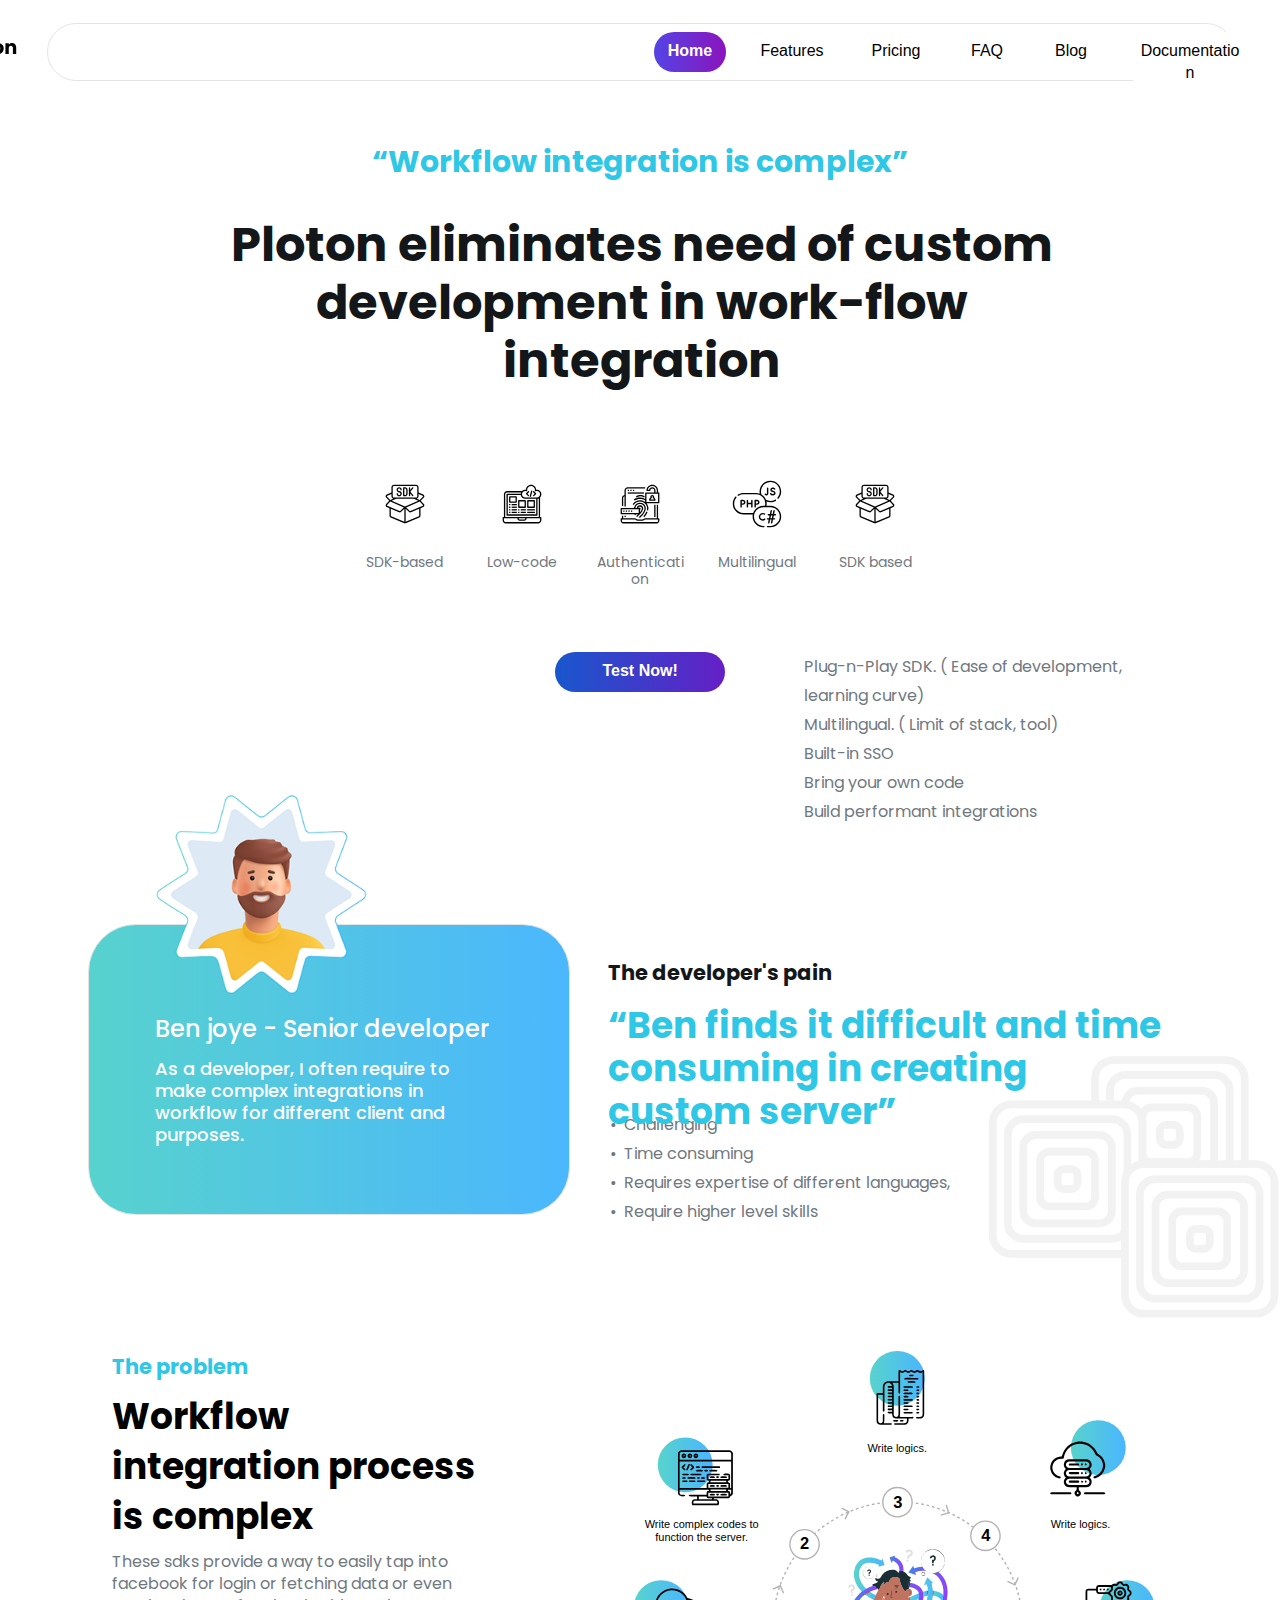
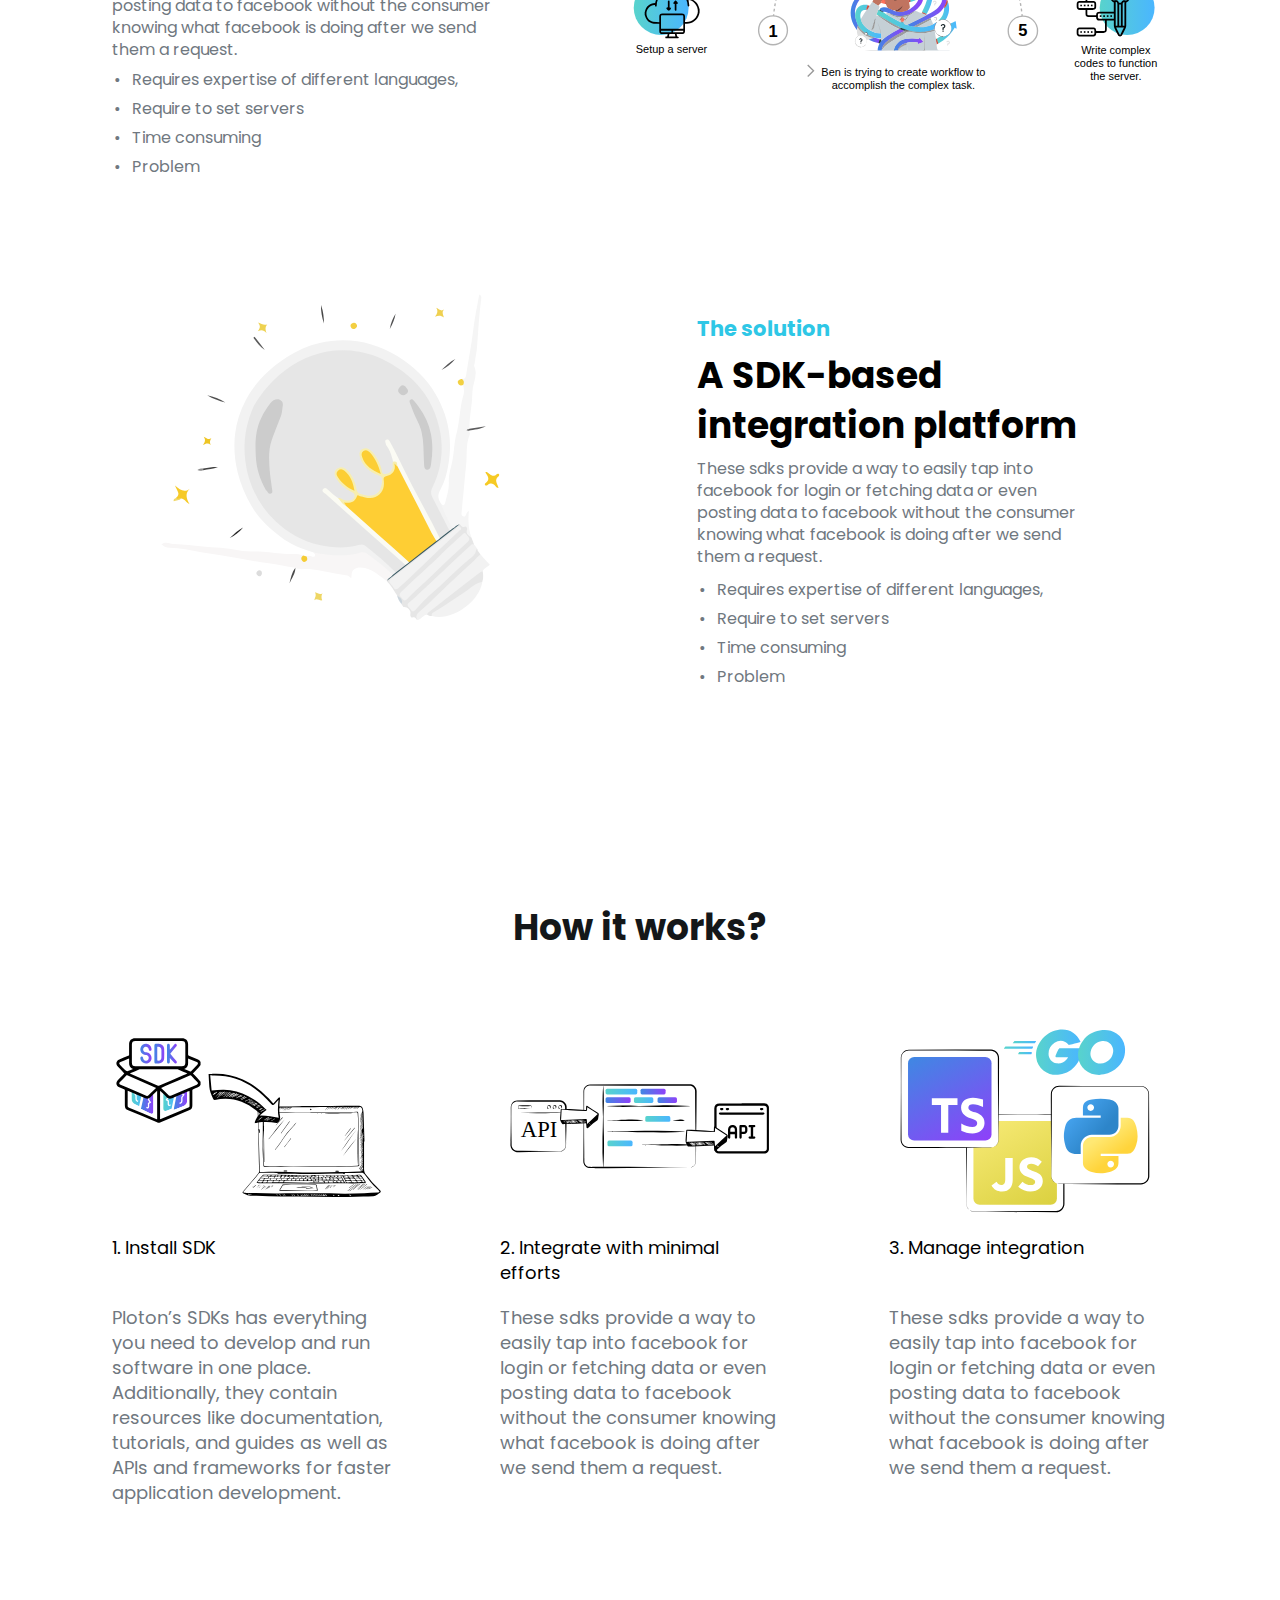
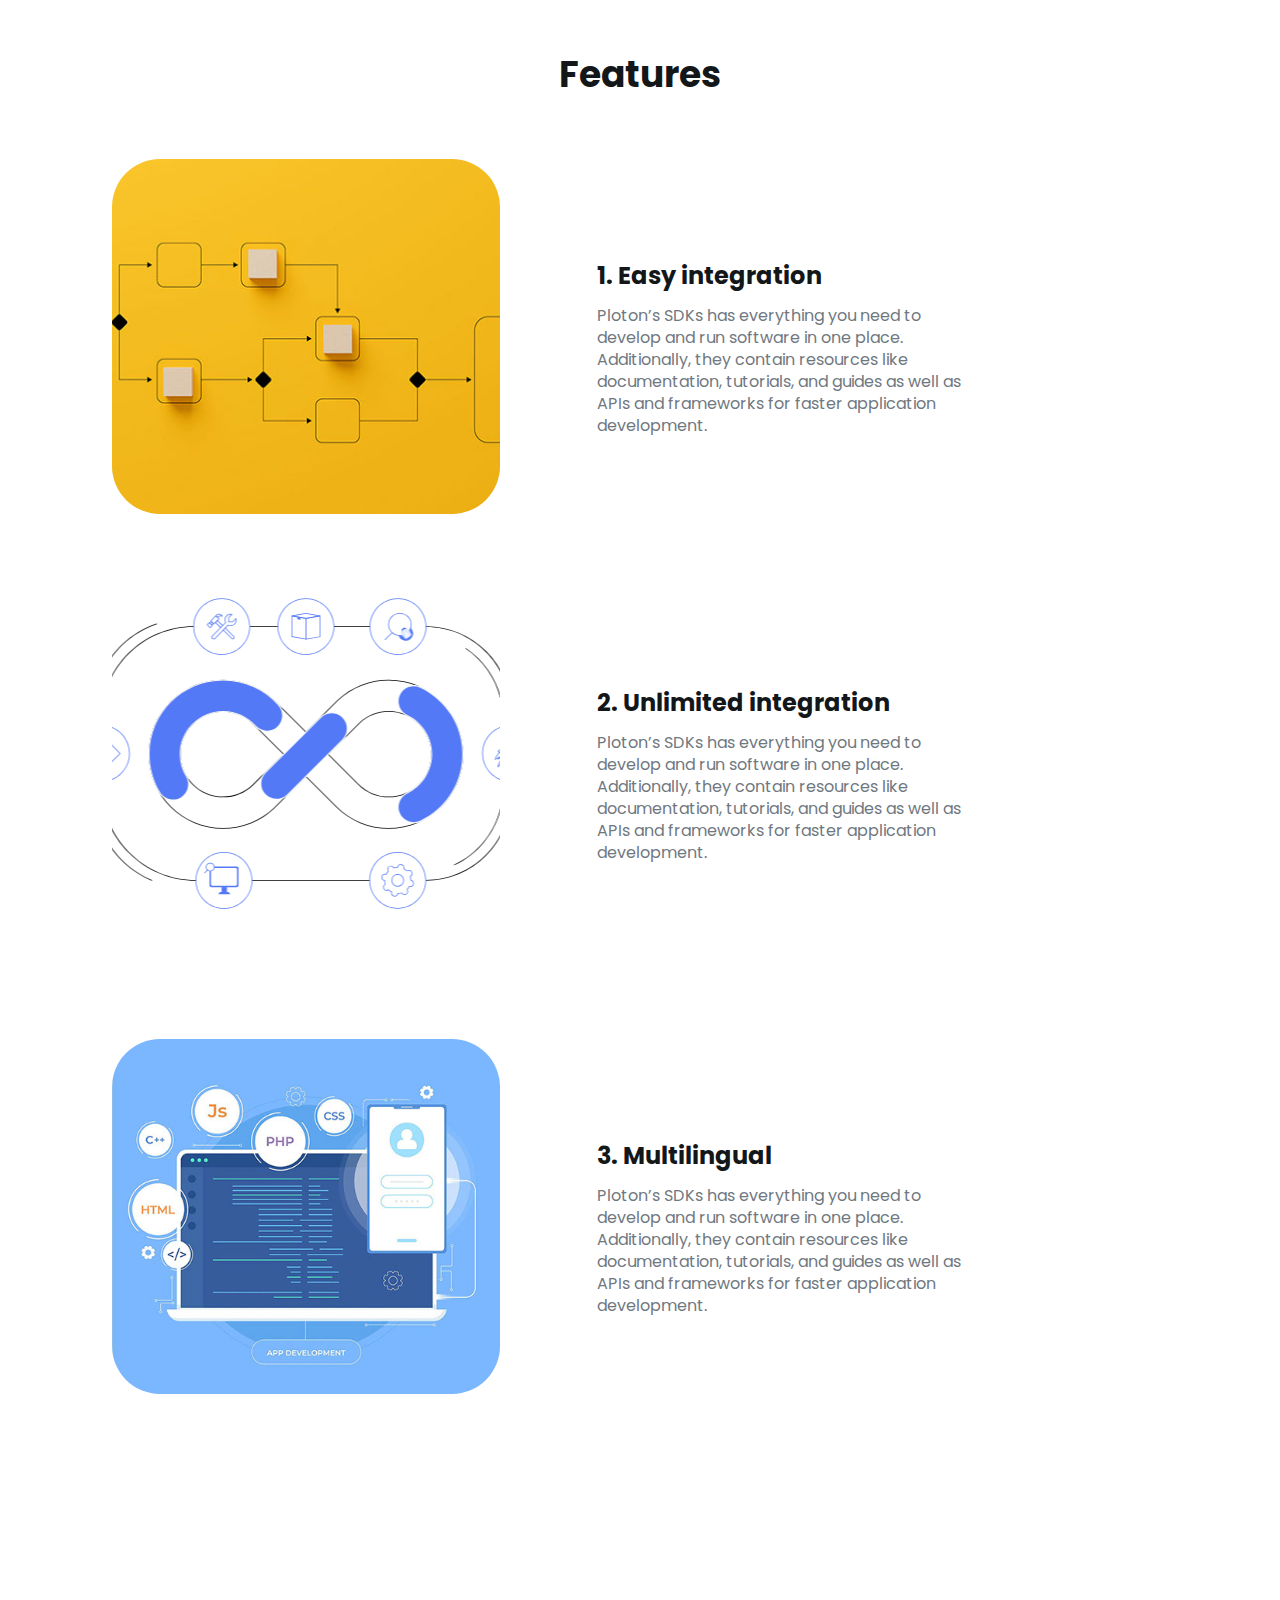
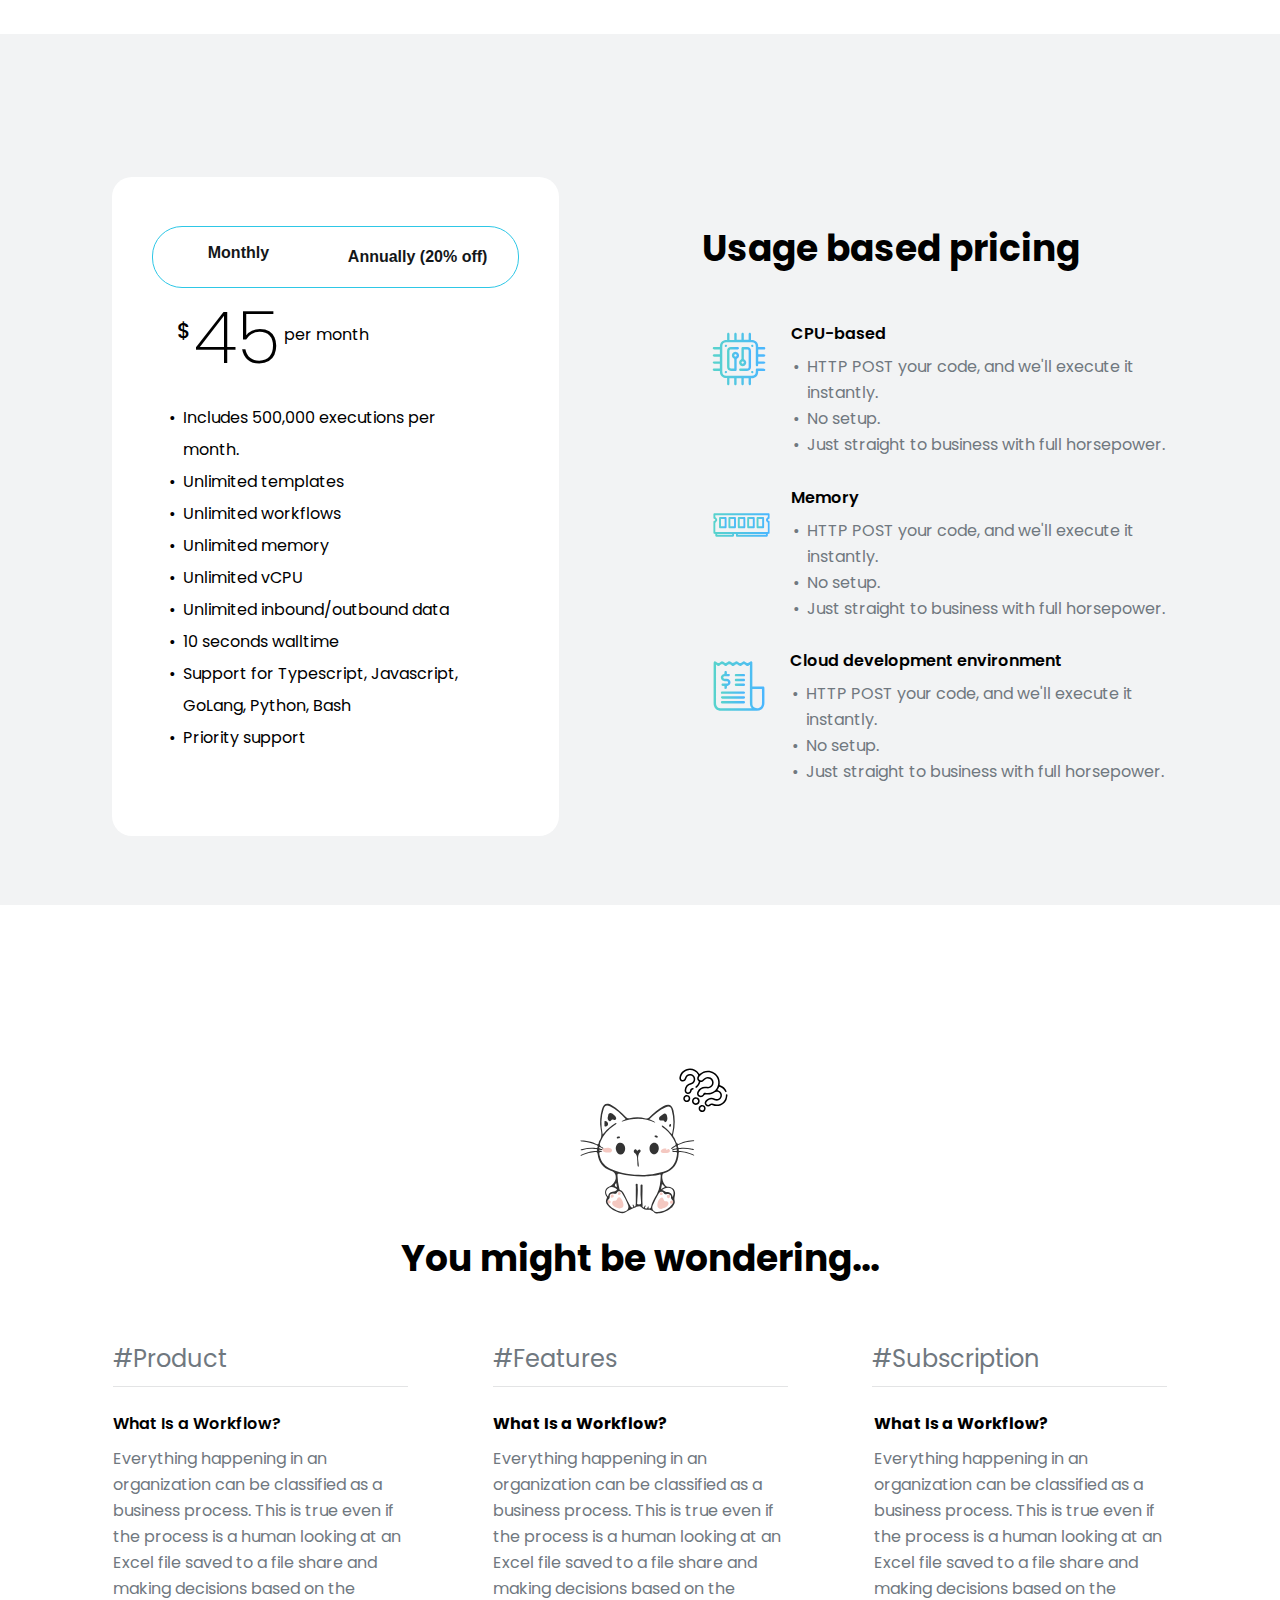
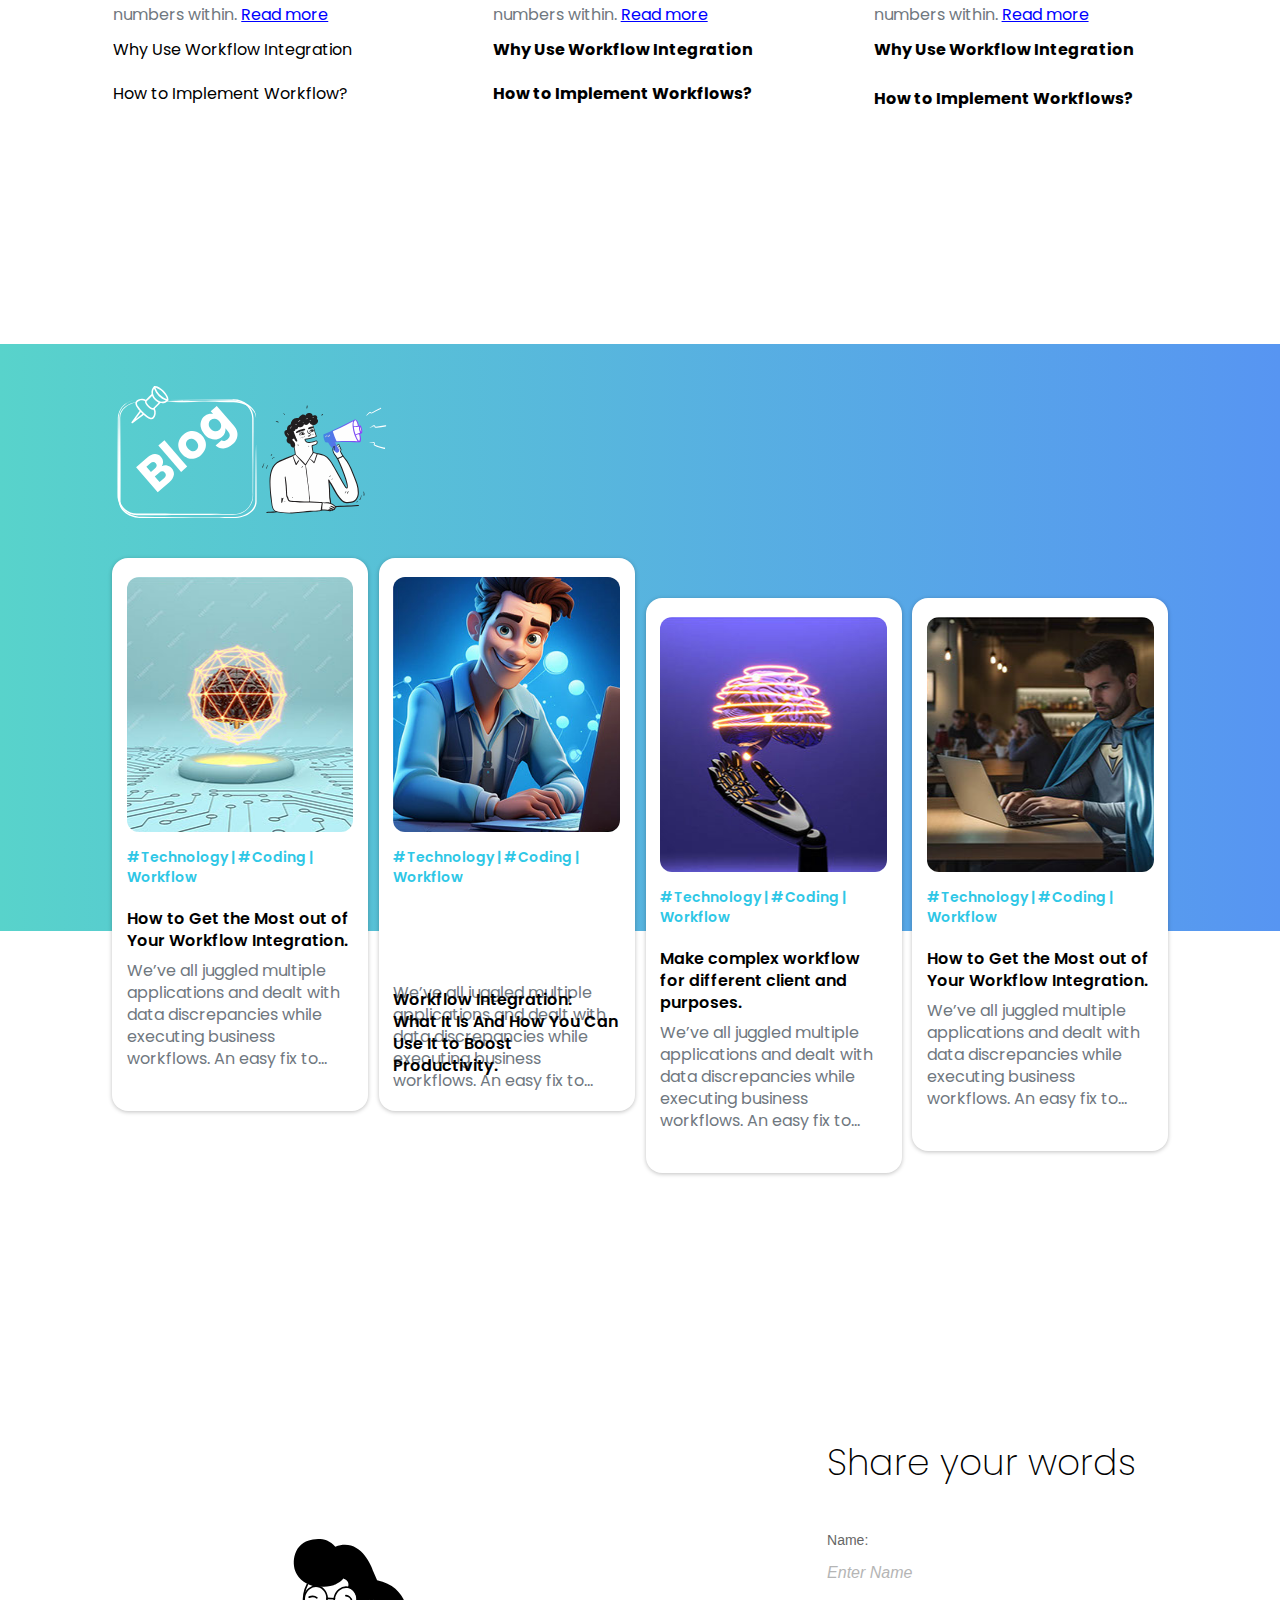
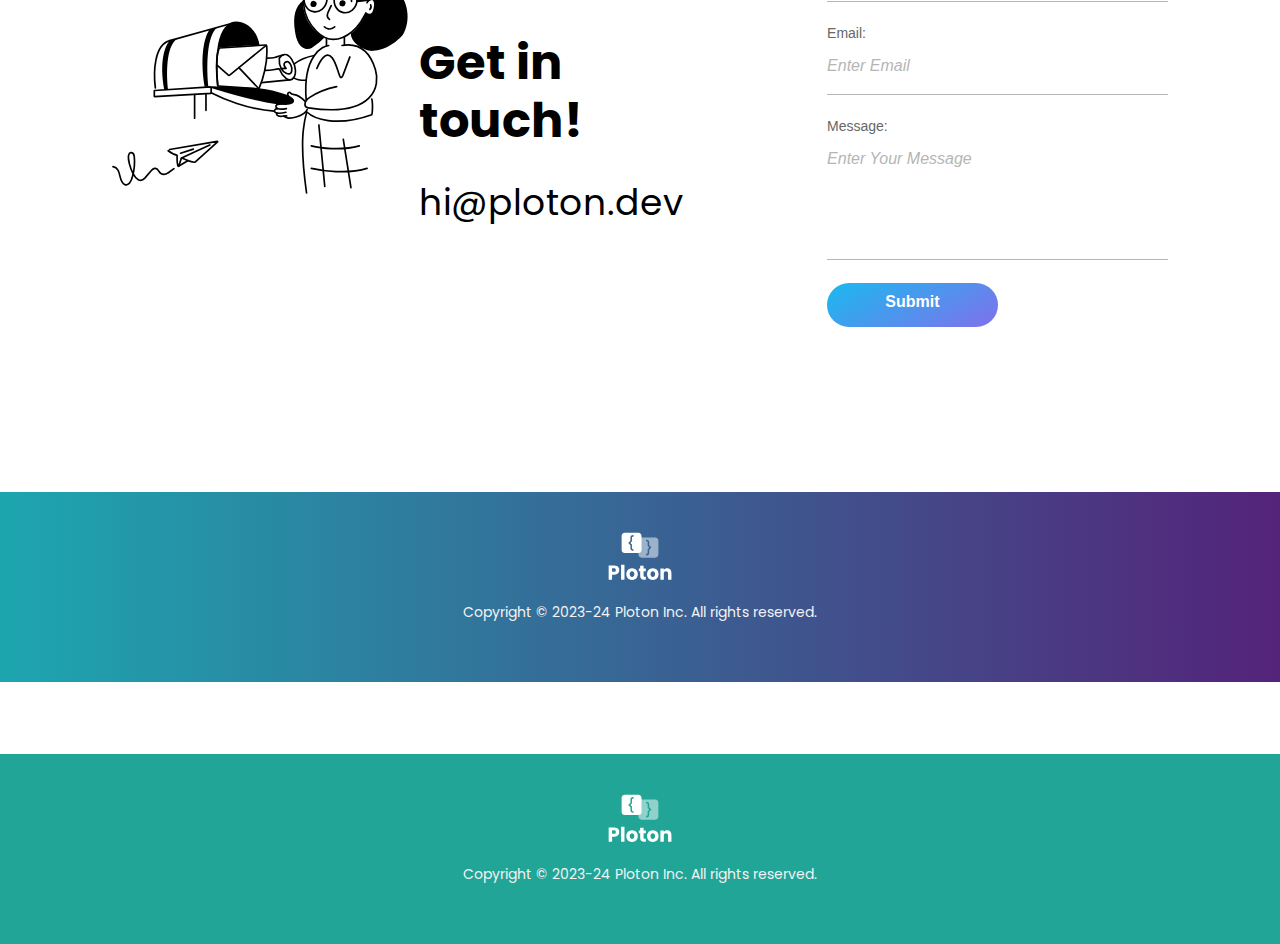
<file: index.html>
<!DOCTYPE html>
<html class="nojs html css_verticalspacer" lang="en-US">
 <head>

  <meta http-equiv="Content-type" content="text/html;charset=UTF-8"/>
  <meta name="description" content="Ploton is a multilingual low-code runtime platform that facilitates workflow automation using API keys."/>
  <meta name="keywords" content="Ploton, low-code, runtime, workflow, API, typescript, go, python, bash"/>
  <meta name="generator" content="2018.1.1.386"/>
  <meta name="viewport" content="width=device-width, initial-scale=1.0"/>
  
  <script type="text/javascript">
   // Update the 'nojs'/'js' class on the html node
document.documentElement.className = document.documentElement.className.replace(/\bnojs\b/g, 'js');

// Check that all required assets are uploaded and up-to-date
if(typeof Muse == "undefined") window.Muse = {}; window.Muse.assets = {"required":["museutils.js", "museconfig.js", "jquery.musepolyfill.bgsize.js", "jquery.watch.js", "webpro.js", "musewpdisclosure.js", "require.js", "index.css"], "outOfDate":[]};
</script>
  
  <link rel="shortcut icon" href="images/favicon.ico?crc=160826886"/>
  <title>Ploton - OP-1</title>
  <!-- CSS -->
  <link rel="stylesheet" type="text/css" href="css/site_global.css?crc=444006867"/>
  <link rel="stylesheet" type="text/css" href="css/index.css?crc=215519814" id="pagesheet"/>
    <!--/*

*/
-->
 </head>
 <body>

  <div class="clearfix borderbox" id="page"><!-- group -->
   <div class="clearfix grpelem" id="pu2112-4"><!-- column -->
    <div class="clearfix colelem" id="u2112-4"><!-- content -->
     <p>“Workflow integration is complex”</p>
    </div>
    <div class="clearfix colelem" id="u275-4"><!-- content -->
     <p>Ploton eliminates need of custom development in work-flow integration</p>
    </div>
    <div class="clearfix colelem" id="pu3937"><!-- group -->
     <div class="museBGSize rounded-corners grpelem" id="u3937"><!-- simple frame --></div>
     <div class="museBGSize rounded-corners grpelem" id="u3938"><!-- simple frame --></div>
     <div class="museBGSize rounded-corners grpelem" id="u3939"><!-- simple frame --></div>
     <div class="museBGSize rounded-corners grpelem" id="u3940"><!-- simple frame --></div>
     <div class="museBGSize rounded-corners grpelem" id="u3941"><!-- simple frame --></div>
    </div>
    <div class="clearfix colelem" id="pu3932-4"><!-- group -->
     <div class="clearfix grpelem" id="u3932-4"><!-- content -->
      <p>SDK-based</p>
     </div>
     <div class="clearfix grpelem" id="u3933-4"><!-- content -->
      <p>Low-code</p>
     </div>
     <div class="clearfix grpelem" id="u3934-4"><!-- content -->
      <p>Authentication</p>
     </div>
     <div class="clearfix grpelem" id="u3935-4"><!-- content -->
      <p>Multilingual</p>
     </div>
     <div class="clearfix grpelem" id="u3936-4"><!-- content -->
      <p>SDK based</p>
     </div>
    </div>
    <div class="clearfix colelem" id="pu2929-4"><!-- group -->
     <a class="nonblock nontext gradient rounded-corners clearfix grpelem" id="u2929-4" href="workflow.html"><!-- content --><div id="u2929-3"><p>Test Now!</p></div></a>
     <div class="clearfix grpelem" id="u6280-12"><!-- content -->
      <p>Plug-n-Play SDK. ( Ease of development, learning curve)</p>
      <p>Multilingual. ( Limit of stack, tool)</p>
      <p>Built-in SSO</p>
      <p>Bring your own code</p>
      <p>Build performant integrations</p>
     </div>
    </div>
    <div class="clearfix colelem" id="ppu2128"><!-- group -->
     <div class="clearfix grpelem" id="pu2128"><!-- column -->
      <div class="museBGSize rounded-corners clearfix colelem" id="u2128"><!-- column -->
       <div class="position_content" id="u2128_position_content">
        <div class="clip_frame colelem" id="u2118"><!-- image -->
         <img class="block" id="u2118_img" src="images/persona_avator.png?crc=58160323" data-hidpi-src="images/persona_avator_2x.png?crc=152038184" alt="" data-heightwidthratio="1" data-image-width="272" data-image-height="272"/>
        </div>
        <div class="clearfix colelem" id="u2210-4"><!-- content -->
         <p>Ben joye - Senior developer</p>
        </div>
        <div class="clearfix colelem" id="u2213-4"><!-- content -->
         <p>As a developer, I often require to make complex integrations in workflow for different client and purposes.</p>
        </div>
       </div>
      </div>
      <div class="clearfix colelem" id="u6196-4"><!-- content -->
       <p>The problem</p>
      </div>
      <div class="clearfix colelem" id="u6187-4"><!-- content -->
       <p>Workflow integration process is complex</p>
      </div>
      <div class="clearfix colelem" id="u6188-4"><!-- content -->
       <p>These sdks provide a way to easily tap into facebook for login or fetching data or even posting data to facebook without the consumer knowing what facebook is doing after we send them a request.</p>
      </div>
      <div class="clearfix colelem" id="u2182-11"><!-- content -->
       <ul class="list0 nls-None" id="u2182-9">
        <li>&nbsp;Requires expertise of different languages,</li>
        <li>&nbsp;Require to set servers</li>
        <li>&nbsp;Time consuming</li>
        <li>&nbsp;Problem</li>
       </ul>
      </div>
     </div>
     <div class="clearfix grpelem" id="pu4002-4"><!-- column -->
      <div class="clearfix colelem" id="u4002-4"><!-- content -->
       <p>The developer's pain</p>
      </div>
      <div class="clearfix colelem" id="pu2192"><!-- group -->
       <div class="clip_frame grpelem" id="u2192" data-sizePolicy="fluidWidthHeight" data-pintopage="page_fixedRight"><!-- svg -->
        <img class="svg svg_mar" id="u2188" src="images/the_problem_bg.svg?crc=397510445" onload="this.style.height=(this.offsetWidth*380/380)+'px'" alt="" data-mu-svgfallback="images/the_problem_bg_poster_.png?crc=173415768" data-heightwidthratio="1" data-image-width="380" data-image-height="380"/>
       </div>
       <div class="clearfix grpelem" id="u6211-11"><!-- content -->
        <ul class="list0 nls-None" id="u6211-9">
         <li>Challenging</li>
         <li>Time consuming</li>
         <li>Requires expertise of different languages,</li>
         <li>Require higher level skills</li>
        </ul>
       </div>
       <div class="clearfix grpelem" id="u2142-4"><!-- content -->
        <p>“Ben finds it difficult and time consuming in creating custom server”</p>
       </div>
       <div class="clip_frame grpelem" id="u6178"><!-- svg -->
        <img class="svg svg_mar" id="u6179" src="images/the_problem_illusata_2-01.svg?crc=280803418" onload="this.style.height=(this.offsetWidth*530.25/707)+'px'" alt="" data-mu-svgfallback="images/the_problem_illusata_2-01_poster_.png?crc=535534481" data-heightwidthratio="0.7496463932107497" data-image-width="707" data-image-height="530"/>
       </div>
      </div>
     </div>
    </div>
    <div class="clearfix colelem" id="pu2203"><!-- group -->
     <div class="clip_frame grpelem" id="u2203" data-sizePolicy="fluidWidthHeight" data-pintopage="page_fixedLeft"><!-- svg -->
      <img class="svg svg_mar" id="u2199" src="images/the_solution_bg.svg?crc=418161087" onload="this.style.height=(this.offsetWidth*559/559)+'px'" alt="" data-mu-svgfallback="images/the_solution_bg_poster_.png?crc=4196669420" data-heightwidthratio="1" data-image-width="559" data-image-height="559"/>
     </div>
     <div class="clearfix grpelem" id="pu6205-4"><!-- column -->
      <div class="clearfix colelem" id="u6205-4"><!-- content -->
       <p>The solution</p>
      </div>
      <div class="clearfix colelem" id="u6202-4"><!-- content -->
       <p>A SDK-based integration platform</p>
      </div>
      <div class="clearfix colelem" id="u6199-4"><!-- content -->
       <p>These sdks provide a way to easily tap into facebook for login or fetching data or even posting data to facebook without the consumer knowing what facebook is doing after we send them a request.</p>
      </div>
      <div class="clearfix colelem" id="u2185-11"><!-- content -->
       <ul class="list0 nls-None" id="u2185-9">
        <li>&nbsp;Requires expertise of different languages,</li>
        <li>&nbsp;Require to set servers</li>
        <li>&nbsp;Time consuming</li>
        <li>&nbsp;Problem</li>
       </ul>
      </div>
     </div>
    </div>
    <div class="clearfix colelem" id="u2232-4"><!-- content -->
     <p>How it works?</p>
    </div>
    <div class="clearfix colelem" id="pu2242"><!-- group -->
     <div class="clip_frame grpelem" id="u2242"><!-- svg -->
      <img class="svg svg_mar" id="u2238" src="images/how_it_works_1.svg?crc=139961967" onload="this.style.height=(this.offsetWidth*240/360)+'px'" alt="" data-mu-svgfallback="images/how_it_works_1_poster_.png?crc=442494812" data-heightwidthratio="0.6666666666666666" data-image-width="360" data-image-height="240"/>
     </div>
     <div class="clip_frame grpelem" id="u2248"><!-- svg -->
      <img class="svg svg_mar" id="u2244" src="images/how_it_works_2.svg?crc=278398998" onload="this.style.height=(this.offsetWidth*240/360)+'px'" alt="" data-mu-svgfallback="images/how_it_works_2_poster_.png?crc=3889302800" data-heightwidthratio="0.6666666666666666" data-image-width="360" data-image-height="240"/>
     </div>
     <div class="clip_frame grpelem" id="u2254"><!-- svg -->
      <img class="svg svg_mar" id="u2250" src="images/how_it_works_3.svg?crc=3859686310" onload="this.style.height=(this.offsetWidth*240/360)+'px'" alt="" data-mu-svgfallback="images/how_it_works_3_poster_.png?crc=4134749223" data-heightwidthratio="0.6666666666666666" data-image-width="360" data-image-height="240"/>
     </div>
    </div>
    <div class="clearfix colelem" id="pu2283-4"><!-- group -->
     <div class="clearfix grpelem" id="u2283-4"><!-- content -->
      <p>1. Install SDK</p>
     </div>
     <div class="clearfix grpelem" id="u2286-4"><!-- content -->
      <p>2. Integrate with minimal efforts</p>
     </div>
     <div class="clearfix grpelem" id="u2289-4"><!-- content -->
      <p>3. Manage integration</p>
     </div>
    </div>
    <div class="clearfix colelem" id="pu2271-4"><!-- group -->
     <div class="clearfix grpelem" id="u2271-4"><!-- content -->
      <p>Ploton’s SDKs has everything you need to develop and run software in one place. Additionally, they contain resources like documentation, tutorials, and guides as well as APIs and frameworks for faster application development.</p>
     </div>
     <div class="clearfix grpelem" id="u2277-4"><!-- content -->
      <p>These sdks provide a way to easily tap into facebook for login or fetching data or even posting data to facebook without the consumer knowing what facebook is doing after we send them a request.</p>
     </div>
     <div class="clearfix grpelem" id="u2280-4"><!-- content -->
      <p>These sdks provide a way to easily tap into facebook for login or fetching data or even posting data to facebook without the consumer knowing what facebook is doing after we send them a request.</p>
     </div>
    </div>
    <div class="clearfix colelem" id="u2908-4"><!-- content -->
     <p>Features</p>
    </div>
    <div class="clearfix colelem" id="pu6124"><!-- group -->
     <div class="museBGSize rounded-corners grpelem" id="u6124"><!-- simple frame --></div>
     <div class="clearfix grpelem" id="pu6121-4"><!-- column -->
      <div class="clearfix colelem" id="u6121-4"><!-- content -->
       <p>1. Easy integration</p>
      </div>
      <div class="clearfix colelem" id="u6118-4"><!-- content -->
       <p>Ploton’s SDKs has everything you need to develop and run software in one place. Additionally, they contain resources like documentation, tutorials, and guides as well as APIs and frameworks for faster application development.</p>
      </div>
     </div>
    </div>
    <div class="clearfix colelem" id="pu6115"><!-- group -->
     <div class="museBGSize rounded-corners grpelem" id="u6115"><!-- simple frame --></div>
     <div class="clearfix grpelem" id="pu6112-4"><!-- column -->
      <div class="clearfix colelem" id="u6112-4"><!-- content -->
       <p>2. Unlimited integration</p>
      </div>
      <div class="clearfix colelem" id="u6109-4"><!-- content -->
       <p>Ploton’s SDKs has everything you need to develop and run software in one place. Additionally, they contain resources like documentation, tutorials, and guides as well as APIs and frameworks for faster application development.</p>
      </div>
     </div>
    </div>
    <div class="clearfix colelem" id="pu6103"><!-- group -->
     <div class="museBGSize rounded-corners grpelem" id="u6103"><!-- simple frame --></div>
     <div class="clearfix grpelem" id="pu6106-4"><!-- column -->
      <div class="clearfix colelem" id="u6106-4"><!-- content -->
       <p>3. Multilingual</p>
      </div>
      <div class="clearfix colelem" id="u6100-4"><!-- content -->
       <p>Ploton’s SDKs has everything you need to develop and run software in one place. Additionally, they contain resources like documentation, tutorials, and guides as well as APIs and frameworks for faster application development.</p>
      </div>
     </div>
    </div>
    <div class="browser_width colelem" id="u5638-bw">
     <div id="u5638"><!-- group -->
      <div class="clearfix" id="u5638_align_to_page">
       <div class="rounded-corners clearfix grpelem" id="u5639"><!-- column -->
        <div class="rounded-corners clearfix colelem" id="u5651"><!-- group -->
         <a class="nonblock nontext rounded-corners clearfix grpelem" id="u5751-4" href="ploton---op-2.html"><!-- content --><div id="u5751-3"><p>Monthly</p></div></a>
         <div class="rounded-corners clearfix grpelem" id="u5752-4"><!-- content -->
          <div id="u5752-3">
           <p>Annually (20% off)</p>
          </div>
         </div>
        </div>
        <div class="clearfix colelem" id="pu5753-4"><!-- group -->
         <div class="clearfix grpelem" id="u5753-4"><!-- content -->
          <p>$</p>
         </div>
         <div class="clearfix grpelem" id="u5755-4"><!-- content -->
          <p>45</p>
         </div>
         <div class="clearfix grpelem" id="u5754-4"><!-- content -->
          <p>per month</p>
         </div>
        </div>
        <div class="clearfix colelem" id="u5659-21"><!-- content -->
         <ul class="list0 nls-None" id="u5659-19">
          <li>Includes 500,000 executions per month.</li>
          <li>Unlimited templates</li>
          <li>Unlimited workflows</li>
          <li>Unlimited memory</li>
          <li>Unlimited vCPU</li>
          <li>Unlimited inbound/outbound data</li>
          <li>10 seconds walltime</li>
          <li>Support for Typescript, Javascript, GoLang, Python, Bash</li>
          <li>Priority support</li>
         </ul>
        </div>
       </div>
       <div class="clearfix grpelem" id="pu5665-4"><!-- column -->
        <div class="clearfix colelem" id="u5665-4"><!-- content -->
         <p>Usage based pricing</p>
        </div>
        <div class="clearfix colelem" id="u5640"><!-- group -->
         <div class="clip_frame grpelem" id="u5666"><!-- svg -->
          <img class="svg svg_mar" id="u5667" src="images/cpu_icon.svg?crc=106602928" onload="this.style.height=(this.offsetWidth*90/90)+'px'" alt="" data-mu-svgfallback="images/cpu_icon_poster_.png?crc=201198860" data-heightwidthratio="1" data-image-width="90" data-image-height="90"/>
         </div>
         <div class="clearfix grpelem" id="pu5658-4"><!-- column -->
          <div class="clearfix colelem" id="u5658-4"><!-- content -->
           <p>CPU-based</p>
          </div>
          <div class="clearfix colelem" id="u5660-9"><!-- content -->
           <ul class="list0 nls-None" id="u5660-7">
            <li>HTTP POST your code, and we'll execute it instantly.</li>
            <li>No setup.</li>
            <li>Just straight to business with full horsepower.</li>
           </ul>
          </div>
         </div>
        </div>
        <div class="clearfix colelem" id="u5641"><!-- group -->
         <div class="clip_frame grpelem" id="u5668"><!-- svg -->
          <img class="svg svg_mar" id="u5669" src="images/ram_icon.svg?crc=4234659044" onload="this.style.height=(this.offsetWidth*96/96)+'px'" alt="" data-mu-svgfallback="images/ram_icon_poster_.png?crc=503528217" data-heightwidthratio="1" data-image-width="96" data-image-height="96"/>
         </div>
         <div class="clearfix grpelem" id="pu5663-4"><!-- column -->
          <div class="clearfix colelem" id="u5663-4"><!-- content -->
           <p>Memory</p>
          </div>
          <div class="clearfix colelem" id="u5661-9"><!-- content -->
           <ul class="list0 nls-None" id="u5661-7">
            <li>HTTP POST your code, and we'll execute it instantly.</li>
            <li>No setup.</li>
            <li>Just straight to business with full horsepower.</li>
           </ul>
          </div>
         </div>
        </div>
        <div class="clearfix colelem" id="u5642"><!-- group -->
         <div class="clip_frame grpelem" id="u5670"><!-- svg -->
          <img class="svg svg_mar" id="u5671" src="images/bill_icon.svg?crc=4246044141" onload="this.style.height=(this.offsetWidth*90/90)+'px'" alt="" data-mu-svgfallback="images/bill_icon_poster_.png?crc=4274310669" data-heightwidthratio="1" data-image-width="90" data-image-height="90"/>
         </div>
         <div class="clearfix grpelem" id="pu5664-4"><!-- column -->
          <div class="clearfix colelem" id="u5664-4"><!-- content -->
           <p>Cloud development environment</p>
          </div>
          <div class="clearfix colelem" id="u5662-9"><!-- content -->
           <ul class="list0 nls-None" id="u5662-7">
            <li>HTTP POST your code, and we'll execute it instantly.</li>
            <li>No setup.</li>
            <li>Just straight to business with full horsepower.</li>
           </ul>
          </div>
         </div>
        </div>
       </div>
      </div>
     </div>
    </div>
    <div class="clip_frame colelem" id="u5696"><!-- svg -->
     <img class="svg svg_mar" id="u5697" src="images/cat_question.svg?crc=296748821" onload="this.style.height=(this.offsetWidth*200/200)+'px'" alt="" data-mu-svgfallback="images/cat_question_poster_.png?crc=4172002194" data-heightwidthratio="1" data-image-width="200" data-image-height="200"/>
    </div>
    <div class="clearfix colelem" id="u5656-4"><!-- content -->
     <p>You might be wondering...</p>
    </div>
    <div class="clearfix colelem" id="pu5693-4"><!-- group -->
     <div class="clearfix grpelem" id="u5693-4"><!-- content -->
      <p>#Product</p>
     </div>
     <div class="clearfix grpelem" id="u5694-4"><!-- content -->
      <p>#Features</p>
     </div>
     <div class="clearfix grpelem" id="u5695-4"><!-- content -->
      <p>#Subscription</p>
     </div>
    </div>
    <div class="clearfix colelem" id="paccordionu5698"><!-- group -->
     <ul class="AccordionWidget clearfix grpelem" id="accordionu5698" data-visibility="changed" style="visibility:hidden"><!-- vertical box -->
      <li class="AccordionPanel clearfix colelem" id="u5703"><!-- vertical box --><div class="AccordionPanelTab borderbox clearfix colelem" id="u5706-4"><!-- content --><p>What Is a Workflow?</p></div><div class="AccordionPanelContent clearfix colelem" id="u5704"><!-- group --><div class="clearfix grpelem" id="u5705-6"><!-- content --><p>Everything happening in an organization can be classified as a business process. This is true even if the process is a human looking at an Excel file saved to a file share and making decisions based on the numbers within. <a class="nonblock" href="workflow.html">Read more</a></p></div></div></li>
      <li class="AccordionPanel clearfix colelem" id="u5699"><!-- vertical box --><div class="AccordionPanelTab borderbox clearfix colelem" id="u5700-4"><!-- content --><p>Why Use Workflow Integration</p></div><div class="AccordionPanelContent disn clearfix colelem" id="u5701"><!-- group --><div class="clearfix grpelem" id="u5702-6"><!-- content --><p>Everything happening in an organization can be classified as a business process. This is true even if the process is a human looking at an Excel file saved to a file share and making decisions based on the numbers within. <a class="nonblock" href="workflow.html">Read more</a></p></div></div></li>
      <li class="AccordionPanel clearfix colelem" id="u5707"><!-- vertical box --><div class="AccordionPanelTab borderbox clearfix colelem" id="u5708-4"><!-- content --><p>How to Implement Workflow?</p></div><div class="AccordionPanelContent disn clearfix colelem" id="u5709"><!-- group --><div class="clearfix grpelem" id="u5710-6"><!-- content --><p>Everything happening in an organization can be classified as a business process. This is true even if the process is a human looking at an Excel file saved to a file share and making decisions based on the numbers within. <a class="nonblock" href="workflow.html">Read more</a></p></div></div></li>
     </ul>
     <ul class="AccordionWidget clearfix grpelem" id="accordionu5711" data-visibility="changed" style="visibility:hidden"><!-- vertical box -->
      <li class="AccordionPanel clearfix colelem" id="u5720"><!-- vertical box --><div class="AccordionPanelTab borderbox clearfix colelem" id="u5721-4"><!-- content --><p>What Is a Workflow?</p></div><div class="AccordionPanelContent clearfix colelem" id="u5722"><!-- group --><div class="clearfix grpelem" id="u5723-6"><!-- content --><p>Everything happening in an organization can be classified as a business process. This is true even if the process is a human looking at an Excel file saved to a file share and making decisions based on the numbers within. <a class="nonblock" href="workflow.html">Read more</a></p></div></div></li>
      <li class="AccordionPanel clearfix colelem" id="u5712"><!-- vertical box --><div class="AccordionPanelTab borderbox clearfix colelem" id="u5713-4"><!-- content --><p>Why Use Workflow Integration</p></div><div class="AccordionPanelContent disn clearfix colelem" id="u5714"><!-- group --><div class="clearfix grpelem" id="u5715-6"><!-- content --><p>Everything happening in an organization can be classified as a business process. This is true even if the process is a human looking at an Excel file saved to a file share and making decisions based on the numbers within. <a class="nonblock" href="workflow.html">Read more</a></p></div></div></li>
      <li class="AccordionPanel clearfix colelem" id="u5716"><!-- vertical box --><div class="AccordionPanelTab borderbox clearfix colelem" id="u5717-4"><!-- content --><p>How to Implement Workflows?</p></div><div class="AccordionPanelContent disn clearfix colelem" id="u5718"><!-- group --><div class="clearfix grpelem" id="u5719-6"><!-- content --><p>Everything happening in an organization can be classified as a business process. This is true even if the process is a human looking at an Excel file saved to a file share and making decisions based on the numbers within. <a class="nonblock" href="workflow.html">Read more</a></p></div></div></li>
     </ul>
     <ul class="AccordionWidget clearfix grpelem" id="accordionu5724" data-visibility="changed" style="visibility:hidden"><!-- vertical box -->
      <li class="AccordionPanel clearfix colelem" id="u5729"><!-- vertical box --><div class="AccordionPanelTab borderbox clearfix colelem" id="u5732-4"><!-- content --><p>What Is a Workflow?</p></div><div class="AccordionPanelContent clearfix colelem" id="u5730"><!-- group --><div class="clearfix grpelem" id="u5731-6"><!-- content --><p>Everything happening in an organization can be classified as a business process. This is true even if the process is a human looking at an Excel file saved to a file share and making decisions based on the numbers within. <a class="nonblock" href="workflow.html">Read more</a></p></div></div></li>
      <li class="AccordionPanel clearfix colelem" id="u5733"><!-- vertical box --><div class="AccordionPanelTab borderbox clearfix colelem" id="u5734-4"><!-- content --><p>Why Use Workflow Integration</p></div><div class="AccordionPanelContent disn clearfix colelem" id="u5735"><!-- group --><div class="clearfix grpelem" id="u5736-6"><!-- content --><p>Everything happening in an organization can be classified as a business process. This is true even if the process is a human looking at an Excel file saved to a file share and making decisions based on the numbers within. <a class="nonblock" href="workflow.html">Read more</a></p></div></div></li>
      <li class="AccordionPanel clearfix colelem" id="u5725"><!-- vertical box --><div class="AccordionPanelTab borderbox clearfix colelem" id="u5726-4"><!-- content --><p>How to Implement Workflows?</p></div><div class="AccordionPanelContent disn clearfix colelem" id="u5727"><!-- group --><div class="clearfix grpelem" id="u5728-6"><!-- content --><p>Everything happening in an organization can be classified as a business process. This is true even if the process is a human looking at an Excel file saved to a file share and making decisions based on the numbers within. <a class="nonblock" href="workflow.html">Read more</a></p></div></div></li>
     </ul>
    </div>
    <div class="browser_width colelem" id="u5636-bw">
     <div class="gradient" id="u5636"><!-- group -->
      <div class="clearfix" id="u5636_align_to_page">
       <div class="clearfix grpelem" id="u5637"><!-- group -->
        <div class="clearfix grpelem" id="pu5737"><!-- column -->
         <div class="clip_frame colelem" id="u5737"><!-- svg -->
          <img class="svg svg_mar" id="u5738" src="images/blog_art.svg?crc=4195479892" onload="this.style.height=(this.offsetWidth*180/360)+'px'" alt="" data-mu-svgfallback="images/blog_art_poster_.png?crc=338421026" data-heightwidthratio="0.5" data-image-width="360" data-image-height="180"/>
         </div>
         <div class="clearfix colelem" id="pu5643"><!-- group -->
          <div class="shadow rounded-corners clearfix grpelem" id="u5643"><!-- column -->
           <div class="museBGSize rounded-corners colelem" id="u5647"><!-- simple frame --></div>
           <div class="clearfix colelem" id="u5747-4"><!-- content -->
            <p>#Technology | #Coding | Workflow</p>
           </div>
           <div class="clearfix colelem" id="u5743-4"><!-- content -->
            <p>How to Get the Most out of Your Workflow Integration.</p>
           </div>
           <div class="clearfix colelem" id="u5739-4"><!-- content -->
            <p>We’ve all juggled multiple applications and dealt with data discrepancies while executing business workflows. An easy fix to...</p>
           </div>
          </div>
          <div class="shadow rounded-corners clearfix grpelem" id="u5644"><!-- column -->
           <div class="museBGSize rounded-corners colelem" id="u5648"><!-- simple frame --></div>
           <div class="clearfix colelem" id="u5748-4"><!-- content -->
            <p>#Technology | #Coding | Workflow</p>
           </div>
           <div class="clearfix colelem" id="u5740-4"><!-- content -->
            <p>We’ve all juggled multiple applications and dealt with data discrepancies while executing business workflows. An easy fix to...</p>
           </div>
          </div>
         </div>
        </div>
        <div class="shadow rounded-corners clearfix grpelem" id="u5645"><!-- column -->
         <div class="museBGSize rounded-corners colelem" id="u5649"><!-- simple frame --></div>
         <div class="clearfix colelem" id="u5749-4"><!-- content -->
          <p>#Technology | #Coding | Workflow</p>
         </div>
         <div class="clearfix colelem" id="u5745-4"><!-- content -->
          <p>Make complex workflow for different client and purposes.</p>
         </div>
         <div class="clearfix colelem" id="u5741-4"><!-- content -->
          <p>We’ve all juggled multiple applications and dealt with data discrepancies while executing business workflows. An easy fix to...</p>
         </div>
        </div>
        <div class="shadow rounded-corners clearfix grpelem" id="u5646"><!-- column -->
         <div class="museBGSize rounded-corners colelem" id="u5650"><!-- simple frame --></div>
         <div class="clearfix colelem" id="u5750-4"><!-- content -->
          <p>#Technology | #Coding | Workflow</p>
         </div>
         <div class="clearfix colelem" id="u5746-4"><!-- content -->
          <p>How to Get the Most out of Your Workflow Integration.</p>
         </div>
         <div class="clearfix colelem" id="u5742-4"><!-- content -->
          <p>We’ve all juggled multiple applications and dealt with data discrepancies while executing business workflows. An easy fix to...</p>
         </div>
        </div>
       </div>
      </div>
     </div>
    </div>
    <div class="clearfix colelem" id="u5744-4"><!-- content -->
     <p>Workflow Integration: What It Is And How You Can Use It to Boost Productivity.</p>
    </div>
    <div class="clearfix colelem" id="u5655-4"><!-- content -->
     <p>Share your words</p>
    </div>
    <div class="clearfix colelem" id="pu5672"><!-- group -->
     <div class="clip_frame grpelem" id="u5672"><!-- svg -->
      <img class="svg" id="u5673" src="images/oc-full-mailbox.svg?crc=482275094" alt="" data-mu-svgfallback="images/oc-full-mailbox_poster_.png?crc=530420327" data-heightwidthratio="0.8434343434343434" data-image-width="396" data-image-height="334"/>
     </div>
     <div class="clearfix grpelem" id="pu5657-4"><!-- column -->
      <div class="clearfix colelem" id="u5657-4"><!-- content -->
       <p>Get in touch!</p>
      </div>
      <div class="clearfix colelem" id="u5653-4"><!-- content -->
       <p>hi@ploton.dev</p>
      </div>
     </div>
     <form class="form-grp clearfix grpelem" id="widgetu5676" method="post" enctype="multipart/form-data" action="scripts/form-u5676.php" data-sizePolicy="fluidWidth" data-pintopage="page_fluidx"><!-- none box -->
      <div class="position_content" id="widgetu5676_position_content">
       <div class="fld-grp clearfix colelem" id="widgetu5689" data-required="true" data-sizePolicy="fluidWidth" data-pintopage="page_fluidx"><!-- none box -->
        <label class="fld-label actAsDiv clearfix colelem" id="u5691-4" for="widgetu5689_input"><!-- content --><span class="actAsPara">Name:</span></label>
        <span class="fld-input NoWrap actAsDiv clearfix colelem" id="u5692-4"><!-- content --><input class="wrapped-input" type="text" spellcheck="false" id="widgetu5689_input" name="custom_U5689" tabindex="1"/><label class="wrapped-input fld-prompt" id="widgetu5689_prompt" for="widgetu5689_input"><span class="actAsPara">Enter Name</span></label></span>
       </div>
       <div class="fld-grp clearfix colelem" id="widgetu5679" data-required="true" data-type="email" data-sizePolicy="fluidWidth" data-pintopage="page_fluidx"><!-- none box -->
        <label class="fld-label actAsDiv clearfix colelem" id="u5680-4" for="widgetu5679_input"><!-- content --><span class="actAsPara">Email:</span></label>
        <span class="fld-input NoWrap actAsDiv clearfix colelem" id="u5681-4"><!-- content --><input class="wrapped-input" type="email" spellcheck="false" id="widgetu5679_input" name="Email" tabindex="2"/><label class="wrapped-input fld-prompt" id="widgetu5679_prompt" for="widgetu5679_input"><span class="actAsPara">Enter Email</span></label></span>
       </div>
       <div class="fld-grp clearfix colelem" id="widgetu5683" data-required="false" data-sizePolicy="fluidWidth" data-pintopage="page_fluidx"><!-- none box -->
        <label class="fld-label actAsDiv clearfix colelem" id="u5685-4" for="widgetu5683_input"><!-- content --><span class="actAsPara">Message:</span></label>
        <span class="fld-textarea actAsDiv clearfix colelem" id="u5686-4"><!-- content --><textarea class="wrapped-input" id="widgetu5683_input" name="custom_U5683" tabindex="3"></textarea><label class="wrapped-input fld-prompt" id="widgetu5683_prompt" for="widgetu5683_input"><span class="actAsPara">Enter Your Message</span></label></span>
       </div>
       <button class="submit-btn NoWrap museBGSize rounded-corners clearfix colelem" id="u5677-4" type="submit" value="Submit" tabindex="4"><!-- content -->
        <div style="margin-top:-14px;height:14px;">
         <div id="u5677-3">
          <p>Submit</p>
         </div>
        </div>
       </button>
       <div class="clearfix colelem" id="pu5688-4"><!-- group -->
        <div class="clearfix grpelem" id="u5688-4"><!-- content -->
         <p>Submitting Form...</p>
        </div>
        <div class="clearfix grpelem" id="u5687-4"><!-- content -->
         <p>The server encountered an error.</p>
        </div>
        <div class="clearfix grpelem" id="u5678-4"><!-- content -->
         <p>Form received.</p>
        </div>
       </div>
      </div>
     </form>
    </div>
    <div class="browser_width colelem" id="u5652-bw">
     <div class="gradient" id="u5652"><!-- column -->
      <div class="clearfix" id="u5652_align_to_page">
       <div class="clip_frame colelem" id="u5674"><!-- svg -->
        <img class="svg svg_mar" id="u5675" src="images/ploton_logo_name_white.svg?crc=466860072" onload="this.style.height=(this.offsetWidth*68/96)+'px'" alt="" data-mu-svgfallback="images/ploton_logo_name_white_poster_.png?crc=433034678" data-heightwidthratio="0.7083333333333334" data-image-width="96" data-image-height="68"/>
       </div>
       <div class="clearfix colelem" id="u5654-4"><!-- content -->
        <p>Copyright © 2023-24 Ploton Inc. All rights reserved.</p>
       </div>
      </div>
     </div>
    </div>
    <div class="browser_width colelem" id="u887-bw">
     <div id="u887"><!-- column -->
      <div class="clearfix" id="u887_align_to_page">
       <div class="clip_frame colelem" id="u1225"><!-- svg -->
        <img class="svg svg_mar" id="u1221" src="images/ploton_logo_name_white.svg?crc=466860072" onload="this.style.height=(this.offsetWidth*68/96)+'px'" alt="" data-mu-svgfallback="images/ploton_logo_name_white_poster_.png?crc=433034678" data-heightwidthratio="0.7083333333333334" data-image-width="96" data-image-height="68"/>
       </div>
       <div class="clearfix colelem" id="u1218-4"><!-- content -->
        <p>Copyright © 2023-24 Ploton Inc. All rights reserved.</p>
       </div>
      </div>
     </div>
    </div>
   </div>
   <div class="clearfix grpelem" id="pu2085"><!-- group -->
    <div id="u2085-wrapper">
     <div class="rounded-corners" id="u2085"><!-- simple frame --></div>
    </div>
    <div id="u2078-wrapper">
     <div class="clip_frame" id="u2078"><!-- svg -->
      <img class="svg svg_mar" id="u2074" src="images/ploton_logo_name_long_black.svg?crc=4245930625" onload="this.style.height=(this.offsetWidth*38.96907216494845/140)+'px'" alt="" data-mu-svgfallback="images/ploton_logo_name_long_black_poster_.png?crc=351041420" data-heightwidthratio="0.2785714285714286" data-image-width="140" data-image-height="39"/>
     </div>
    </div>
    <div id="u2088-4-wrapper">
     <a class="nonblock nontext MuseLinkActive rounded-corners gradient clearfix" id="u2088-4" href="index.html"><!-- content --><div id="u2088-3"><p>Home</p></div></a>
    </div>
    <div id="u2091-4-wrapper">
     <div class="rounded-corners gradient clearfix" id="u2091-4"><!-- content -->
      <div id="u2091-3">
       <p>Features</p>
      </div>
     </div>
    </div>
    <div id="u2094-4-wrapper">
     <div class="rounded-corners gradient clearfix" id="u2094-4"><!-- content -->
      <div id="u2094-3">
       <p>Pricing</p>
      </div>
     </div>
    </div>
    <div id="u2097-4-wrapper">
     <div class="rounded-corners gradient clearfix" id="u2097-4"><!-- content -->
      <div id="u2097-3">
       <p>FAQ</p>
      </div>
     </div>
    </div>
    <div id="u2100-4-wrapper">
     <div class="rounded-corners gradient clearfix" id="u2100-4"><!-- content -->
      <div id="u2100-3">
       <p>Blog</p>
      </div>
     </div>
    </div>
    <div id="u2109-4-wrapper">
     <div class="rounded-corners gradient clearfix" id="u2109-4"><!-- content -->
      <div id="u2109-3">
       <p>Login</p>
      </div>
     </div>
    </div>
    <div id="u2103-4-wrapper">
     <div class="rounded-corners gradient clearfix" id="u2103-4"><!-- content -->
      <div id="u2103-3">
       <p>Documentation</p>
      </div>
     </div>
    </div>
   </div>
   <div class="verticalspacer" data-offset-top="8953" data-content-above-spacer="8952" data-content-below-spacer="0" data-sizePolicy="fixed" data-pintopage="page_fixedLeft"></div>
  </div>
  <!-- Other scripts -->
  <script type="text/javascript">
   // Decide whether to suppress missing file error or not based on preference setting
var suppressMissingFileError = false
</script>
  <script type="text/javascript">
   window.Muse.assets.check=function(c){if(!window.Muse.assets.checked){window.Muse.assets.checked=!0;var b={},d=function(a,b){if(window.getComputedStyle){var c=window.getComputedStyle(a,null);return c&&c.getPropertyValue(b)||c&&c[b]||""}if(document.documentElement.currentStyle)return(c=a.currentStyle)&&c[b]||a.style&&a.style[b]||"";return""},a=function(a){if(a.match(/^rgb/))return a=a.replace(/\s+/g,"").match(/([\d\,]+)/gi)[0].split(","),(parseInt(a[0])<<16)+(parseInt(a[1])<<8)+parseInt(a[2]);if(a.match(/^\#/))return parseInt(a.substr(1),
16);return 0},f=function(f){for(var g=document.getElementsByTagName("link"),j=0;j<g.length;j++)if("text/css"==g[j].type){var l=(g[j].href||"").match(/\/?css\/([\w\-]+\.css)\?crc=(\d+)/);if(!l||!l[1]||!l[2])break;b[l[1]]=l[2]}g=document.createElement("div");g.className="version";g.style.cssText="display:none; width:1px; height:1px;";document.getElementsByTagName("body")[0].appendChild(g);for(j=0;j<Muse.assets.required.length;){var l=Muse.assets.required[j],k=l.match(/([\w\-\.]+)\.(\w+)$/),i=k&&k[1]?
k[1]:null,k=k&&k[2]?k[2]:null;switch(k.toLowerCase()){case "css":i=i.replace(/\W/gi,"_").replace(/^([^a-z])/gi,"_$1");g.className+=" "+i;i=a(d(g,"color"));k=a(d(g,"backgroundColor"));i!=0||k!=0?(Muse.assets.required.splice(j,1),"undefined"!=typeof b[l]&&(i!=b[l]>>>24||k!=(b[l]&16777215))&&Muse.assets.outOfDate.push(l)):j++;g.className="version";break;case "js":j++;break;default:throw Error("Unsupported file type: "+k);}}c?c().jquery!="1.8.3"&&Muse.assets.outOfDate.push("jquery-1.8.3.min.js"):Muse.assets.required.push("jquery-1.8.3.min.js");
g.parentNode.removeChild(g);if(Muse.assets.outOfDate.length||Muse.assets.required.length)g="Some files on the server may be missing or incorrect. Clear browser cache and try again. If the problem persists please contact website author.",f&&Muse.assets.outOfDate.length&&(g+="\nOut of date: "+Muse.assets.outOfDate.join(",")),f&&Muse.assets.required.length&&(g+="\nMissing: "+Muse.assets.required.join(",")),suppressMissingFileError?(g+="\nUse SuppressMissingFileError key in AppPrefs.xml to show missing file error pop up.",console.log(g)):alert(g)};location&&location.search&&location.search.match&&location.search.match(/muse_debug/gi)?
setTimeout(function(){f(!0)},5E3):f()}};
var muse_init=function(){require.config({baseUrl:""});require(["jquery","museutils","whatinput","jquery.musepolyfill.bgsize","jquery.watch","webpro","musewpdisclosure"],function(c){var $ = c;$(document).ready(function(){try{
window.Muse.assets.check($);/* body */
Muse.Utils.transformMarkupToFixBrowserProblemsPreInit();/* body */
Muse.Utils.detectScreenResolution();/* HiDPI screens */
Muse.Utils.prepHyperlinks(true);/* body */
Muse.Utils.resizeHeight('.browser_width');/* resize height */
Muse.Utils.requestAnimationFrame(function() { $('body').addClass('initialized'); });/* mark body as initialized */
Muse.Utils.makeButtonsVisibleAfterSettingMinWidth();/* body */
Muse.Utils.initWidget('#accordionu5698', ['#bp_infinity'], function(elem) { return new WebPro.Widget.Accordion(elem, {canCloseAll:false,defaultIndex:0}); });/* #accordionu5698 */
Muse.Utils.initWidget('#accordionu5711', ['#bp_infinity'], function(elem) { return new WebPro.Widget.Accordion(elem, {canCloseAll:false,defaultIndex:0}); });/* #accordionu5711 */
Muse.Utils.initWidget('#accordionu5724', ['#bp_infinity'], function(elem) { return new WebPro.Widget.Accordion(elem, {canCloseAll:false,defaultIndex:0}); });/* #accordionu5724 */
Muse.Utils.initWidget('#widgetu5676', ['#bp_infinity'], function(elem) { return new WebPro.Widget.Form(elem, {validationEvent:'submit',errorStateSensitivity:'high',fieldWrapperClass:'fld-grp',formSubmittedClass:'frm-sub-st',formErrorClass:'frm-subm-err-st',formDeliveredClass:'frm-subm-ok-st',notEmptyClass:'non-empty-st',focusClass:'focus-st',invalidClass:'fld-err-st',requiredClass:'fld-err-st',ajaxSubmit:true}); });/* #widgetu5676 */
Muse.Utils.fullPage('#page');/* 100% height page */
Muse.Utils.showWidgetsWhenReady();/* body */
Muse.Utils.transformMarkupToFixBrowserProblems();/* body */
}catch(b){if(b&&"function"==typeof b.notify?b.notify():Muse.Assert.fail("Error calling selector function: "+b),false)throw b;}})})};

</script>
  <!-- RequireJS script -->
  <script src="scripts/require.js?crc=4177726516" type="text/javascript" async data-main="scripts/museconfig.js?crc=128606099" onload="if (requirejs) requirejs.onError = function(requireType, requireModule) { if (requireType && requireType.toString && requireType.toString().indexOf && 0 <= requireType.toString().indexOf('#scripterror')) window.Muse.assets.check(); }" onerror="window.Muse.assets.check();"></script>
   </body>
</html>
</file>
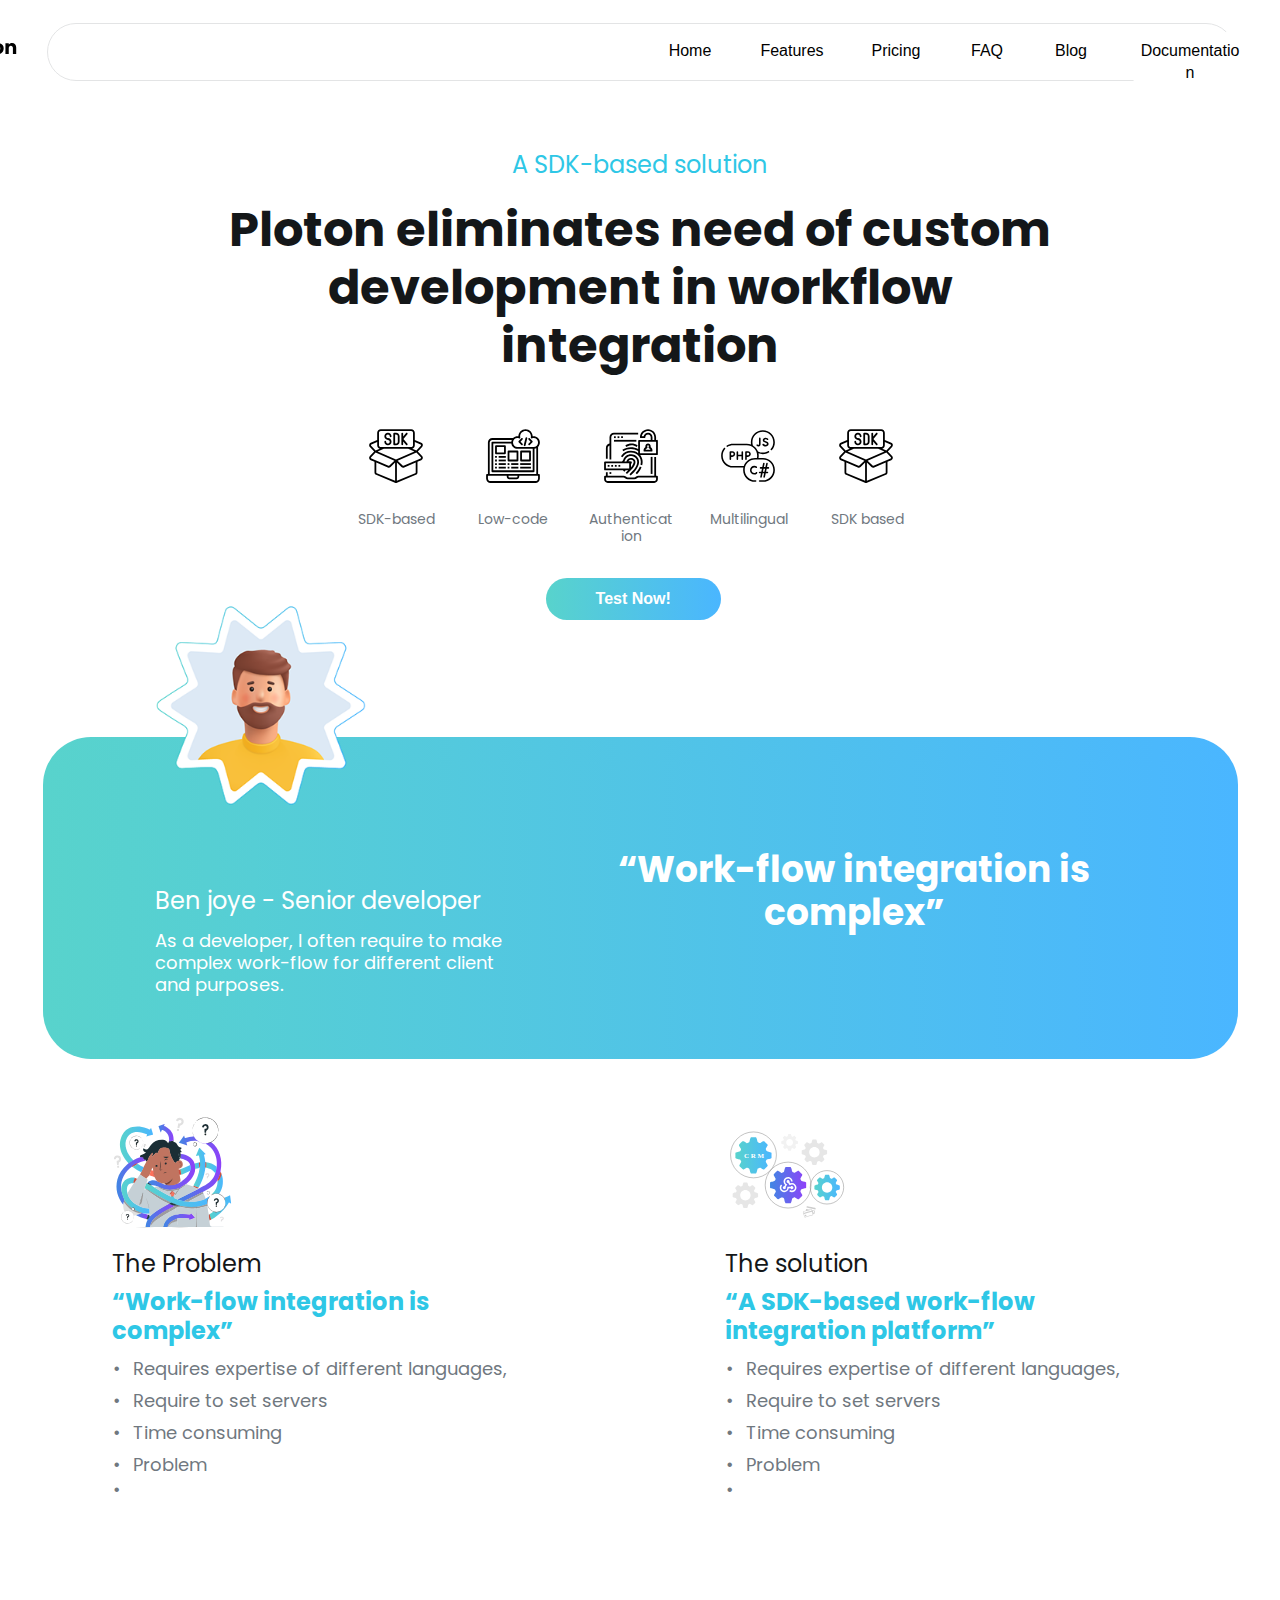
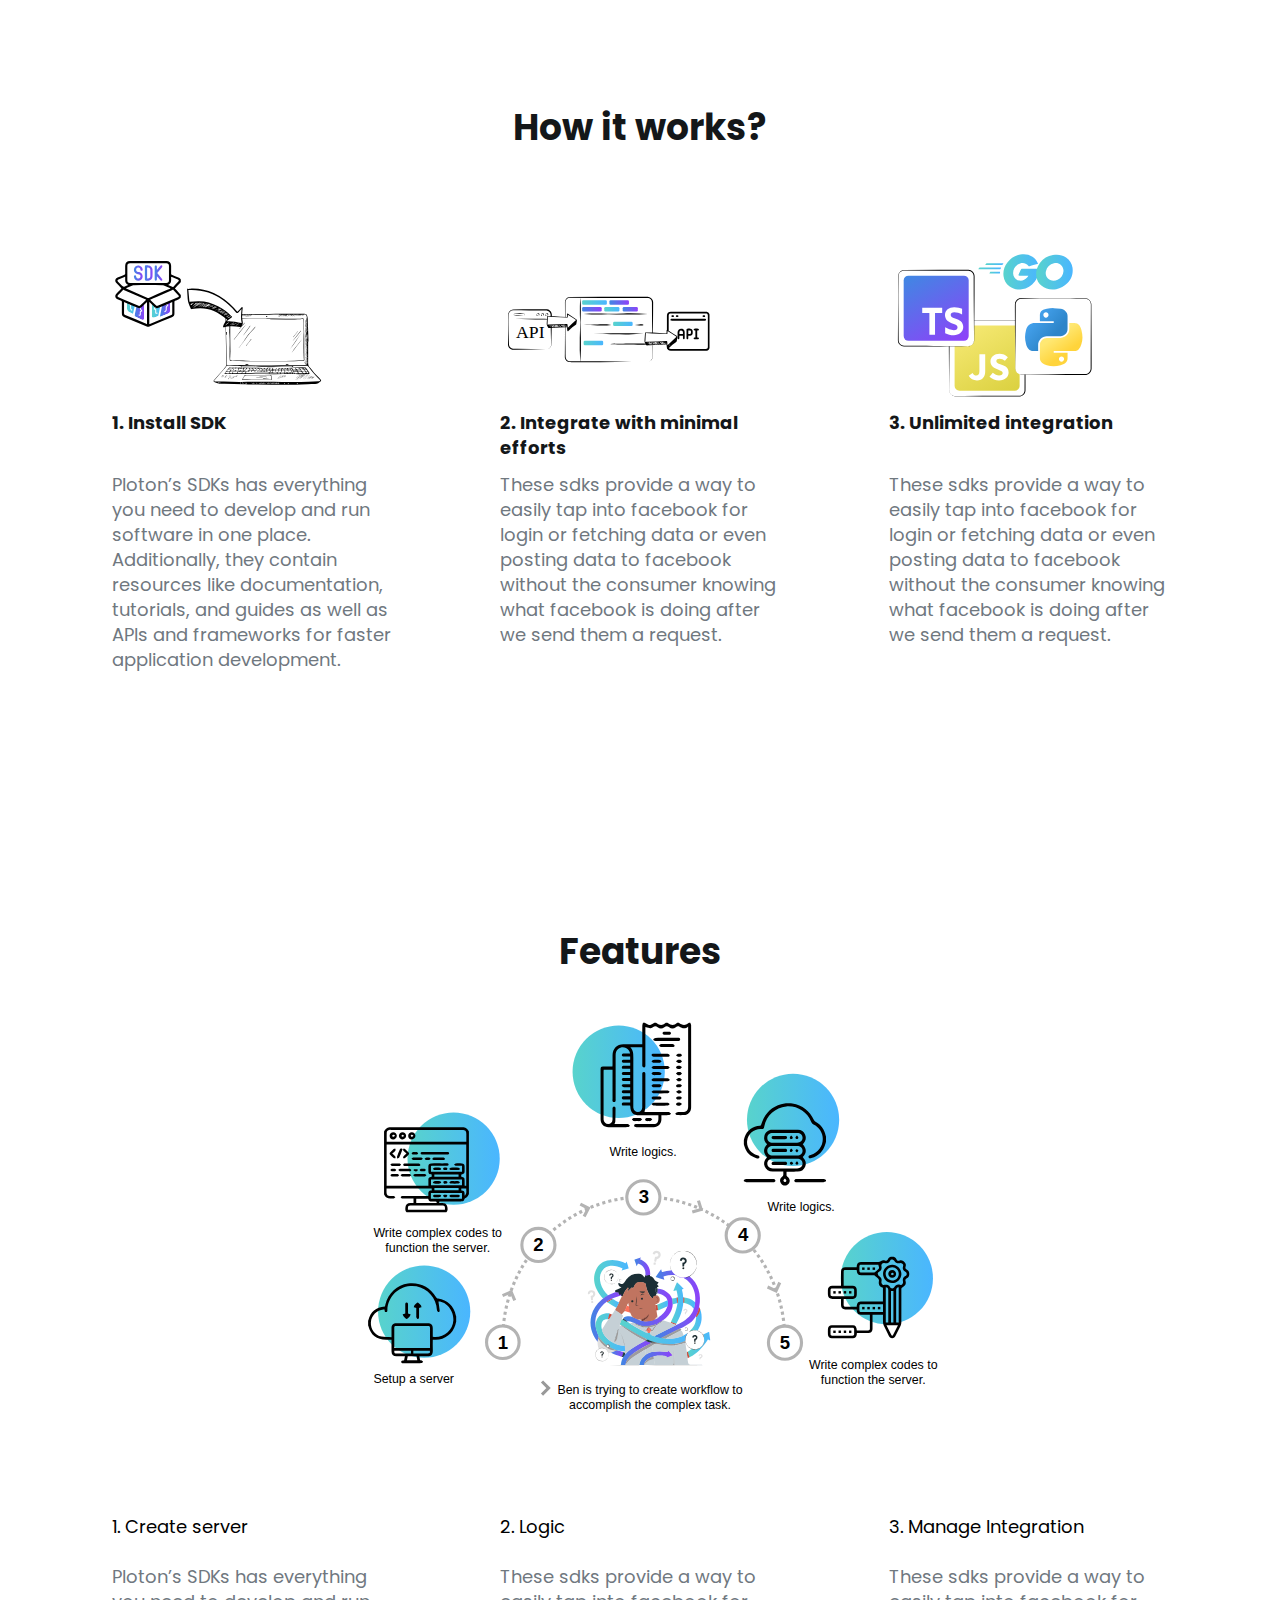
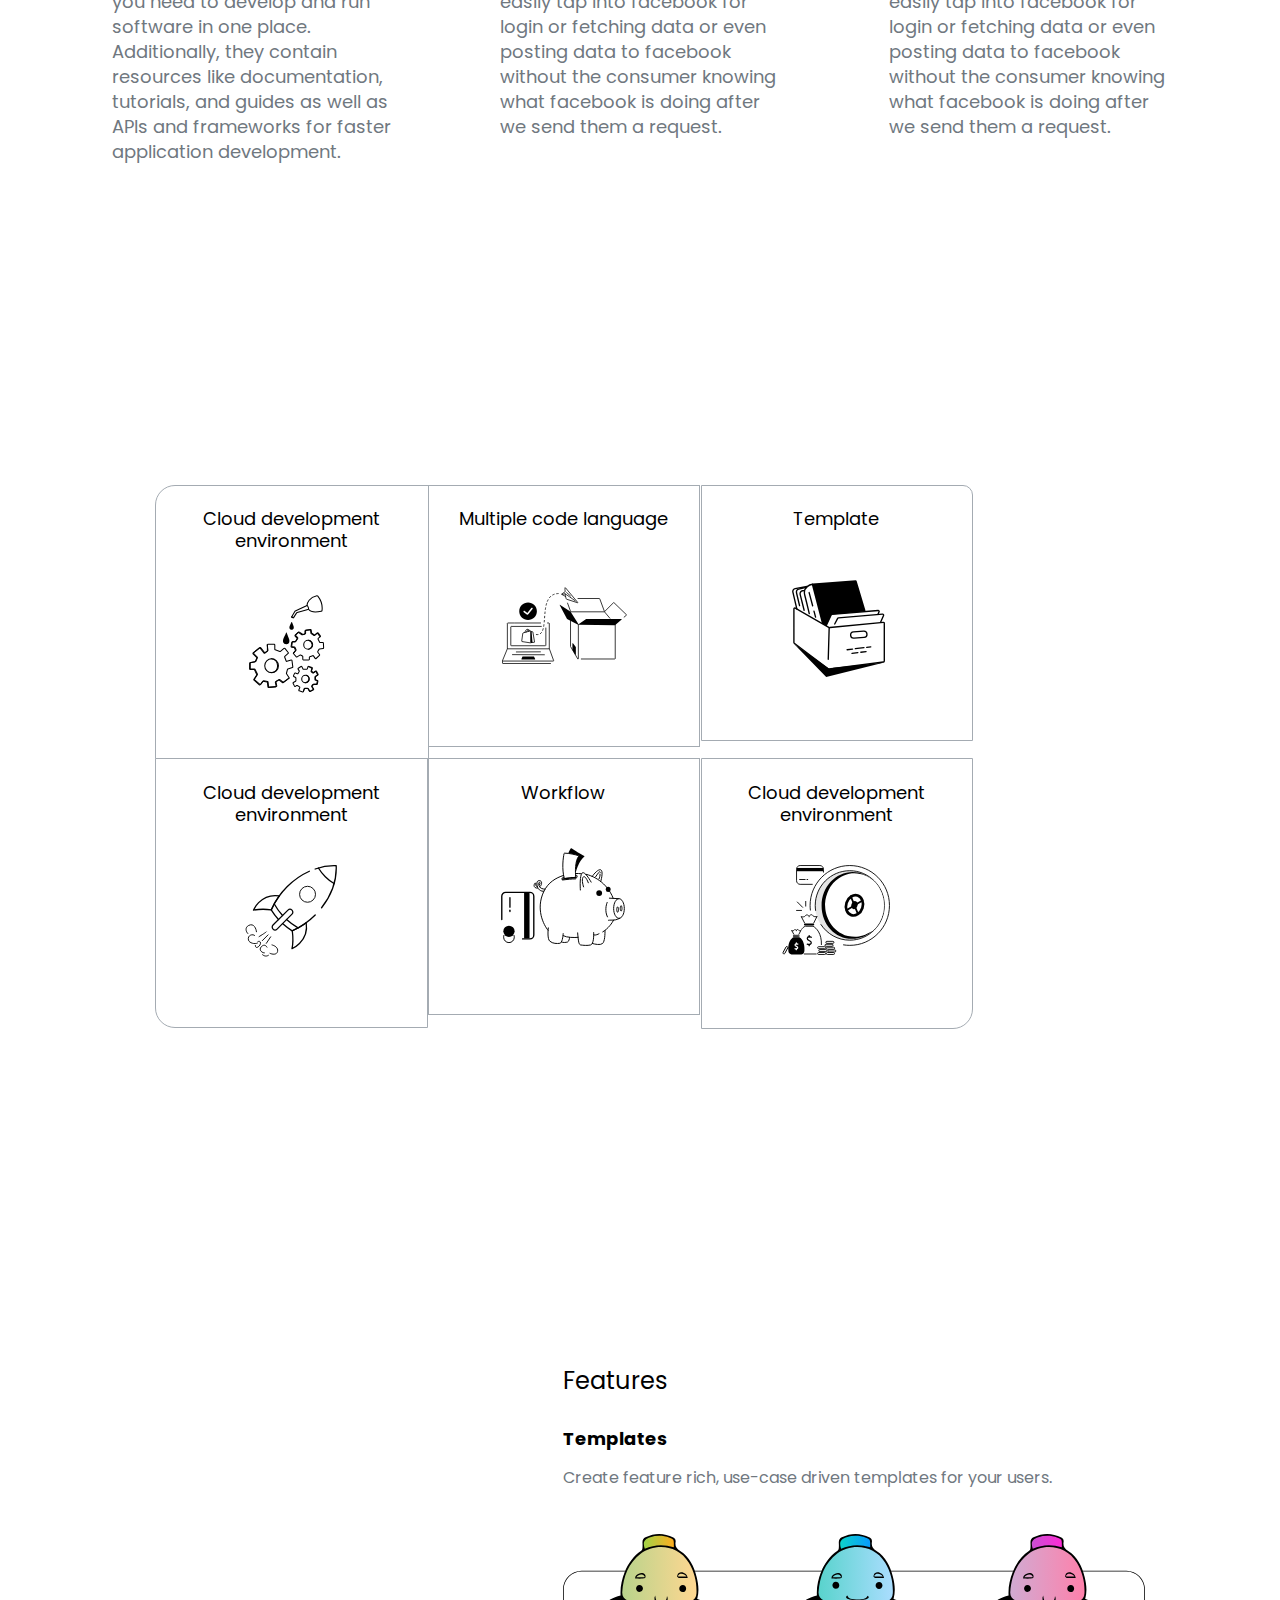
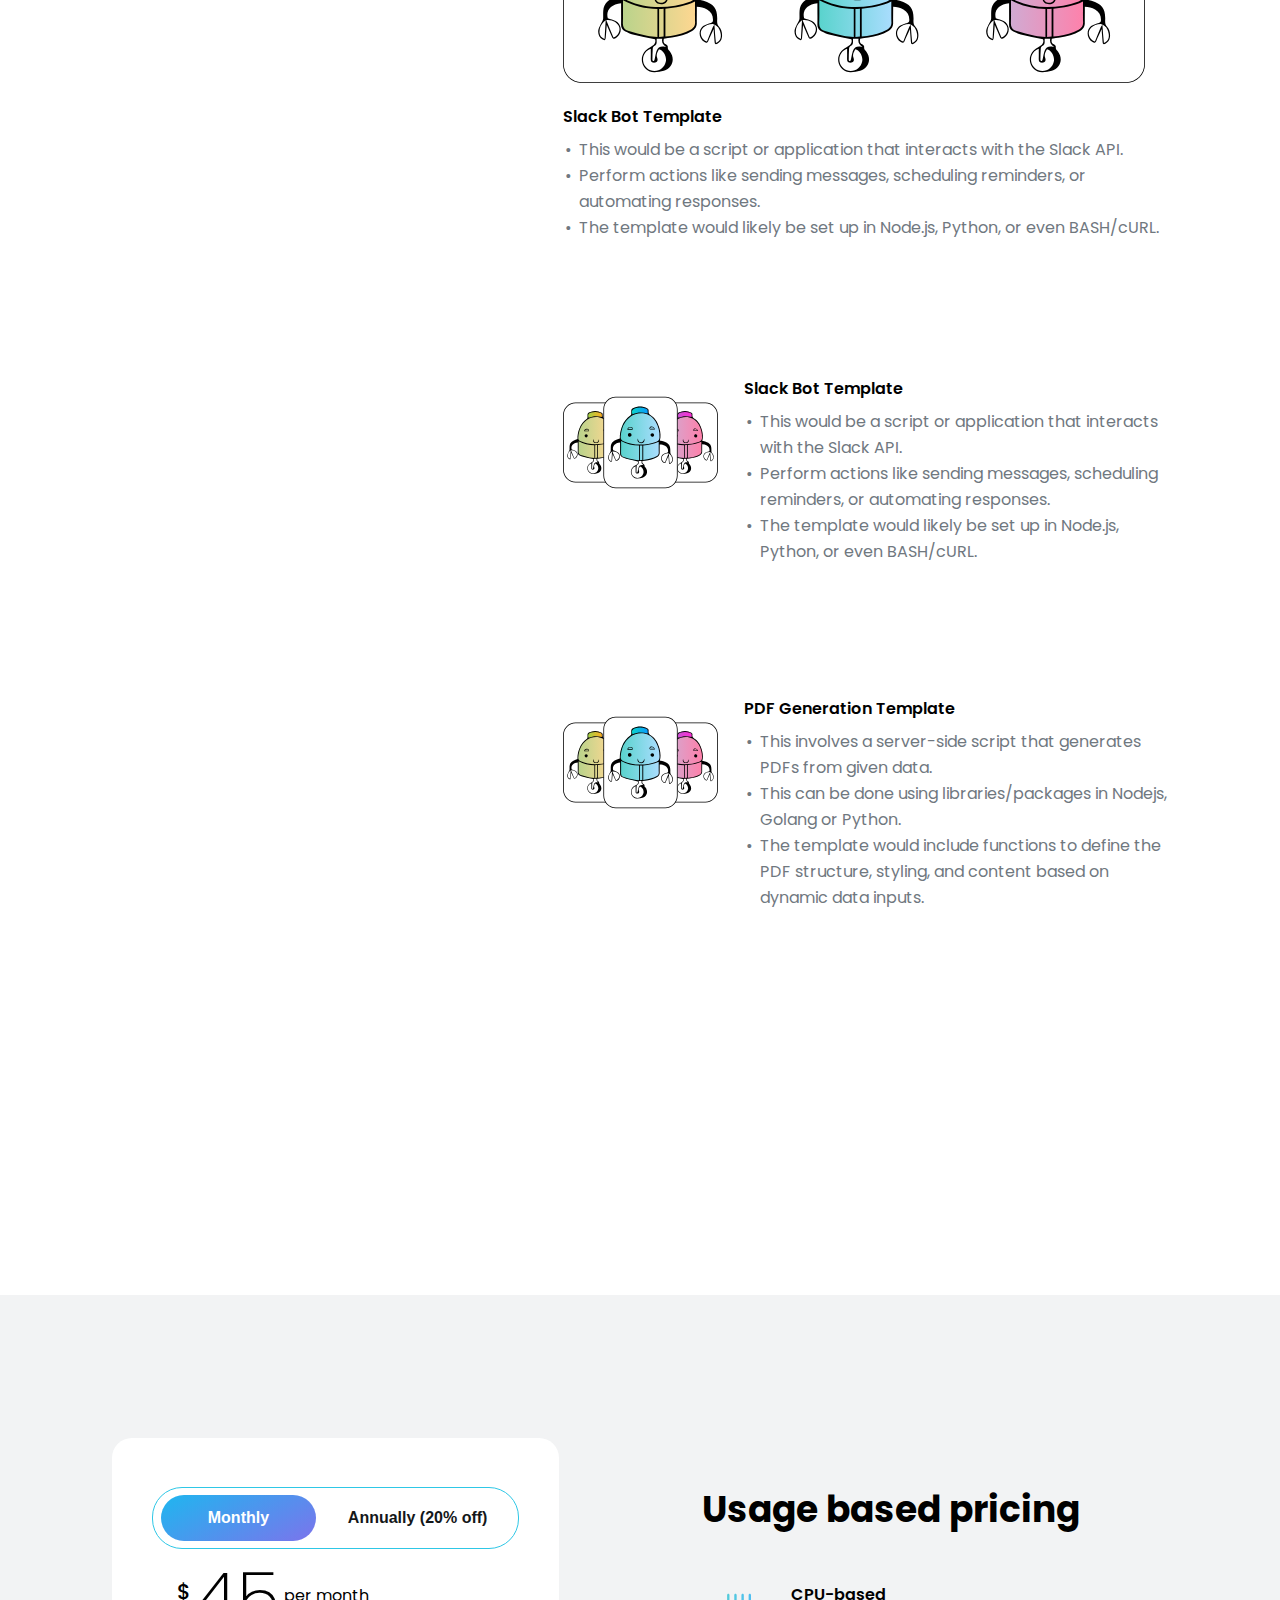
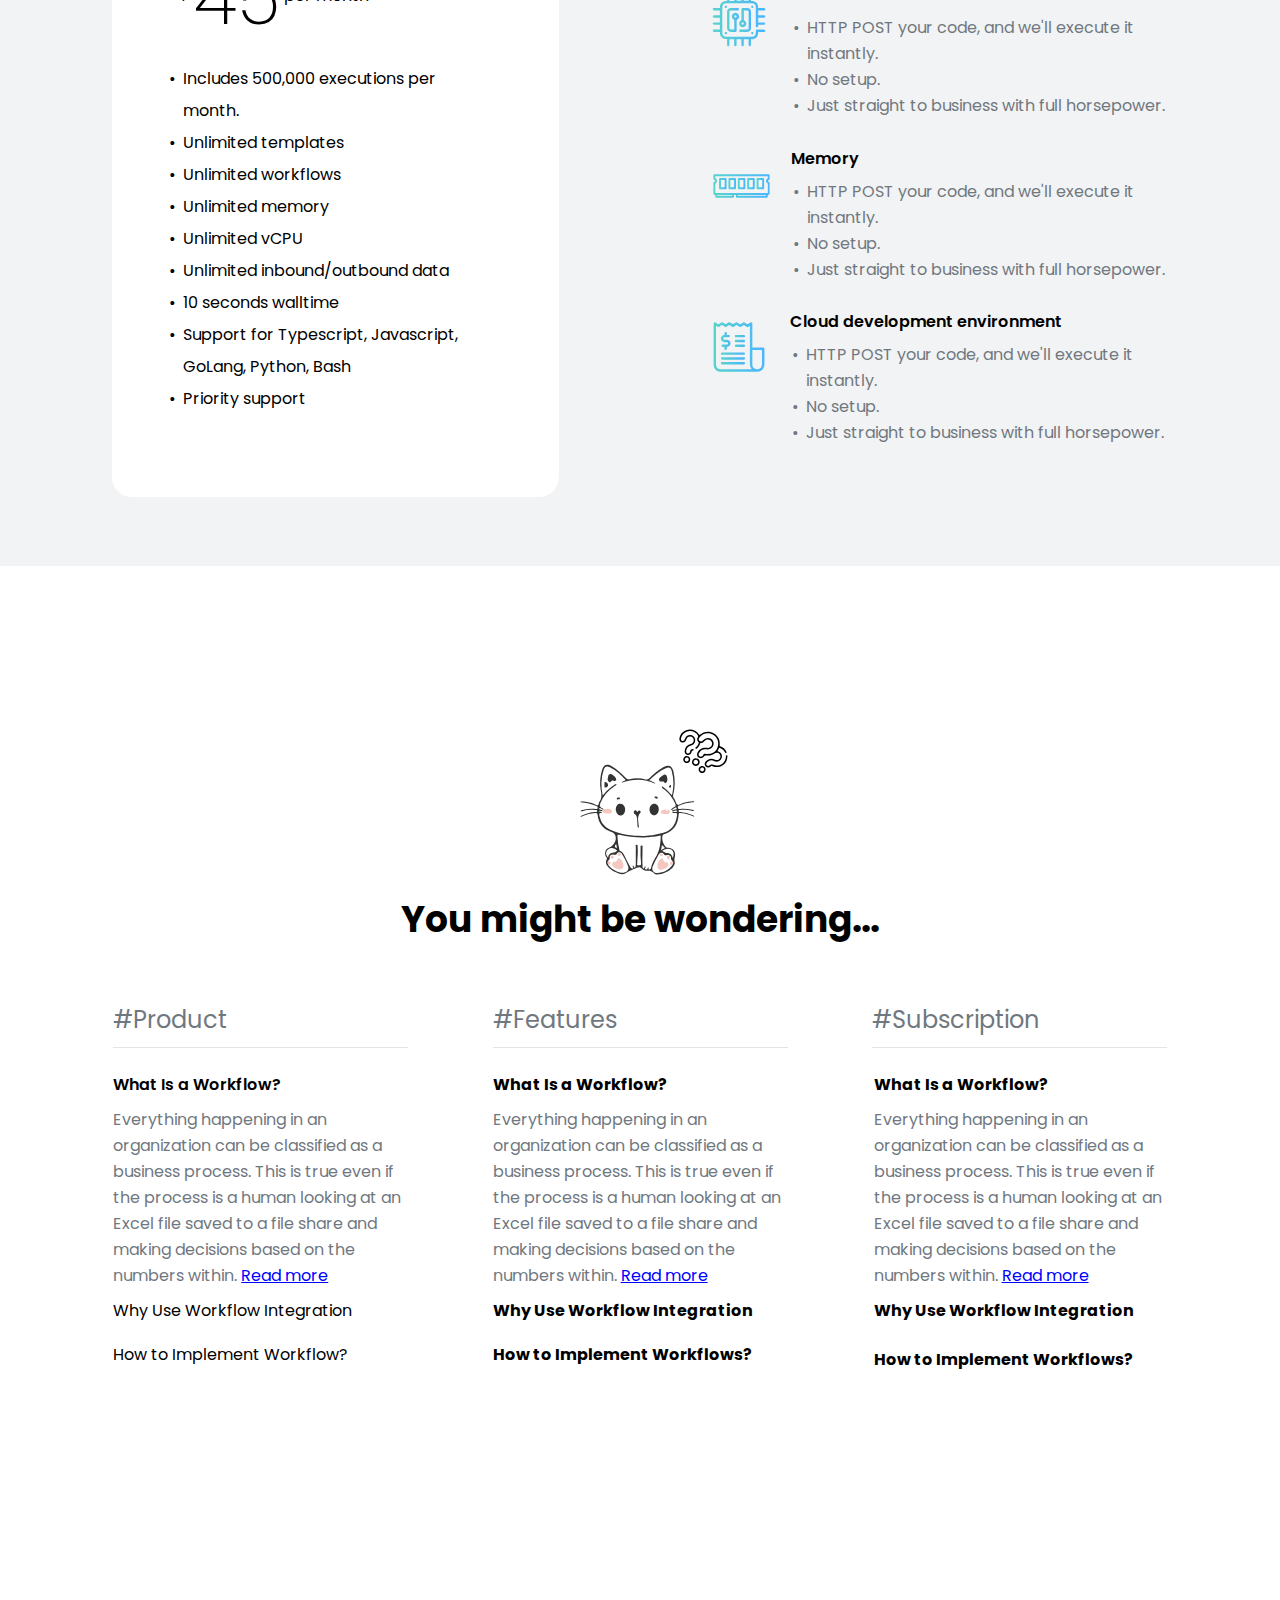
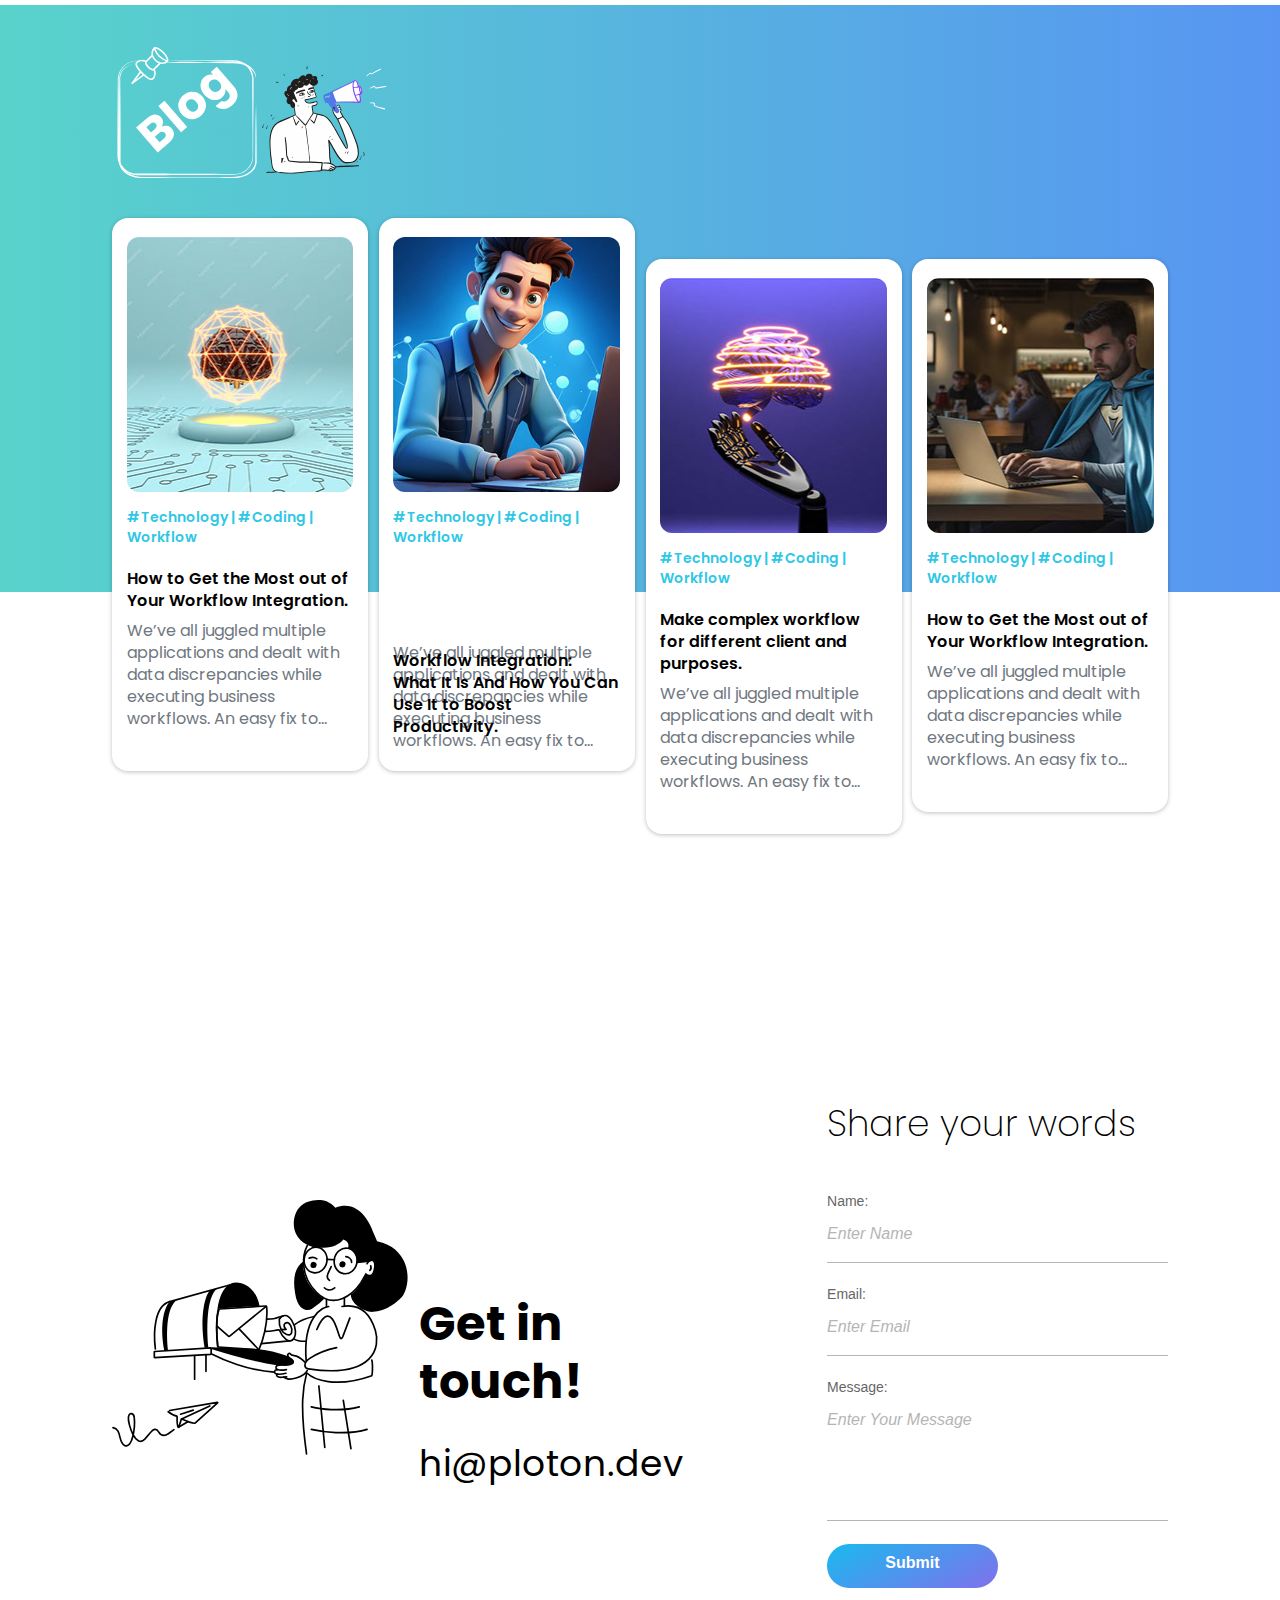
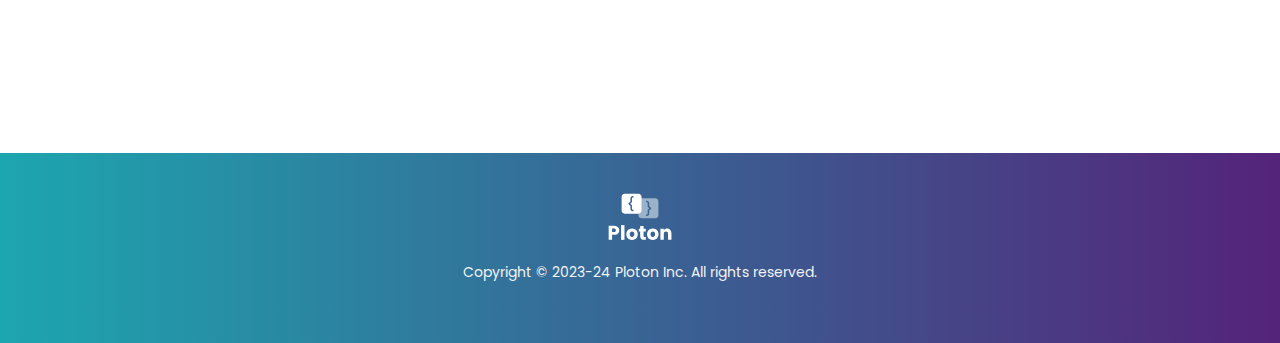
<file: ploton---op-2.html>
<!DOCTYPE html>
<html class="nojs html css_verticalspacer" lang="en-US">
 <head>

  <meta http-equiv="Content-type" content="text/html;charset=UTF-8"/>
  <meta name="description" content="Ploton is a multilingual low-code runtime platform that facilitates workflow automation using API keys."/>
  <meta name="keywords" content="Ploton, low-code, runtime, workflow, API, typescript, go, python, bash"/>
  <meta name="generator" content="2018.1.1.386"/>
  <meta name="viewport" content="width=device-width, initial-scale=1.0"/>
  
  <script type="text/javascript">
   // Update the 'nojs'/'js' class on the html node
document.documentElement.className = document.documentElement.className.replace(/\bnojs\b/g, 'js');

// Check that all required assets are uploaded and up-to-date
if(typeof Muse == "undefined") window.Muse = {}; window.Muse.assets = {"required":["museutils.js", "museconfig.js", "jquery.musepolyfill.bgsize.js", "jquery.watch.js", "webpro.js", "musewpdisclosure.js", "require.js", "ploton---op-2.css"], "outOfDate":[]};
</script>
  
  <link rel="shortcut icon" href="images/favicon.ico?crc=160826886"/>
  <title>Ploton - OP-2</title>
  <!-- CSS -->
  <link rel="stylesheet" type="text/css" href="css/site_global.css?crc=444006867"/>
  <link rel="stylesheet" type="text/css" href="css/ploton---op-2.css?crc=408559296" id="pagesheet"/>
    <!--/*

*/
-->
 </head>
 <body>

  <div class="clearfix borderbox" id="page"><!-- group -->
   <div class="clearfix grpelem" id="pu2352-4"><!-- column -->
    <div class="clearfix colelem" id="u2352-4"><!-- content -->
     <p>A SDK-based solution</p>
    </div>
    <div class="clearfix colelem" id="u2365-4"><!-- content -->
     <p>Ploton eliminates need of custom development in workflow integration</p>
    </div>
    <div class="clearfix colelem" id="pu3838"><!-- group -->
     <div class="museBGSize rounded-corners grpelem" id="u3838"><!-- simple frame --></div>
     <div class="museBGSize rounded-corners grpelem" id="u3849"><!-- simple frame --></div>
     <div class="museBGSize rounded-corners grpelem" id="u3852"><!-- simple frame --></div>
     <div class="museBGSize rounded-corners grpelem" id="u3855"><!-- simple frame --></div>
     <div class="museBGSize rounded-corners grpelem" id="u3858"><!-- simple frame --></div>
    </div>
    <div class="clearfix colelem" id="pu3917-4"><!-- group -->
     <div class="clearfix grpelem" id="u3917-4"><!-- content -->
      <p>SDK-based</p>
     </div>
     <div class="clearfix grpelem" id="u3920-4"><!-- content -->
      <p>Low-code</p>
     </div>
     <div class="clearfix grpelem" id="u3923-4"><!-- content -->
      <p>Authentication</p>
     </div>
     <div class="clearfix grpelem" id="u3926-4"><!-- content -->
      <p>Multilingual</p>
     </div>
     <div class="clearfix grpelem" id="u3929-4"><!-- content -->
      <p>SDK based</p>
     </div>
    </div>
    <div class="clearfix colelem" id="pu2306"><!-- group -->
     <div class="museBGSize rounded-corners clearfix grpelem" id="u2306"><!-- group -->
      <div class="clearfix grpelem" id="pu2395-4"><!-- column -->
       <div class="clearfix colelem" id="u2395-4"><!-- content -->
        <p>Ben joye - Senior developer</p>
       </div>
       <div class="clearfix colelem" id="u2328-4"><!-- content -->
        <p>As a developer, I often require to make complex work-flow for different client and purposes.</p>
       </div>
      </div>
      <div class="clearfix grpelem" id="u2733-4"><!-- content -->
       <p>“Work-flow integration is complex”</p>
      </div>
     </div>
     <div class="clip_frame grpelem" id="u2440"><!-- image -->
      <img class="block" id="u2440_img" src="images/persona_avator.png?crc=58160323" data-hidpi-src="images/persona_avator_2x.png?crc=152038184" alt="" data-heightwidthratio="1" data-image-width="272" data-image-height="272"/>
     </div>
     <div class="museBGSize rounded-corners clearfix grpelem" id="u2736-4"><!-- content -->
      <div id="u2736-3">
       <p>Test Now!</p>
      </div>
     </div>
    </div>
    <div class="clearfix colelem" id="pu2423"><!-- group -->
     <div class="clip_frame grpelem" id="u2423"><!-- svg -->
      <img class="svg svg_mar" id="u2424" src="images/the_problem_art.svg?crc=112687109" onload="this.style.height=(this.offsetWidth*160/160)+'px'" alt="" data-mu-svgfallback="images/the_problem_art_poster_.png?crc=3852990206" data-heightwidthratio="1" data-image-width="160" data-image-height="160"/>
     </div>
     <div class="clip_frame grpelem" id="u2336"><!-- svg -->
      <img class="svg svg_mar" id="u2337" src="images/the_solution_art.svg?crc=163512297" onload="this.style.height=(this.offsetWidth*160/160)+'px'" alt="" data-mu-svgfallback="images/the_solution_art_poster_.png?crc=54205390" data-heightwidthratio="1" data-image-width="160" data-image-height="160"/>
     </div>
    </div>
    <div class="clearfix colelem" id="pu2417-4"><!-- group -->
     <div class="clearfix grpelem" id="u2417-4"><!-- content -->
      <p>The Problem</p>
     </div>
     <div class="clearfix grpelem" id="u2425-4"><!-- content -->
      <p>The solution</p>
     </div>
    </div>
    <div class="clearfix colelem" id="ppu2397-4"><!-- group -->
     <div class="clearfix grpelem" id="pu2397-4"><!-- column -->
      <div class="clearfix colelem" id="u2397-4"><!-- content -->
       <p>“Work-flow integration is complex”</p>
      </div>
      <div class="clearfix colelem" id="u2444-12"><!-- content -->
       <ul class="list0 nls-None" id="u2444-10">
        <li id="u2444-2">&nbsp;Requires expertise of different languages,</li>
        <li id="u2444-4">&nbsp;Require to set servers</li>
        <li id="u2444-6">&nbsp;Time consuming</li>
        <li id="u2444-8">&nbsp;Problem</li>
        <li id="u2444-9">&nbsp;</li>
       </ul>
      </div>
     </div>
     <div class="clearfix grpelem" id="pu2379-4"><!-- column -->
      <div class="clearfix colelem" id="u2379-4"><!-- content -->
       <p>“A SDK-based work-flow integration platform”</p>
      </div>
      <div class="clearfix colelem" id="u2429-12"><!-- content -->
       <ul class="list0 nls-None" id="u2429-10">
        <li id="u2429-2">&nbsp;Requires expertise of different languages,</li>
        <li id="u2429-4">&nbsp;Require to set servers</li>
        <li id="u2429-6">&nbsp;Time consuming</li>
        <li id="u2429-8">&nbsp;Problem</li>
        <li id="u2429-9">&nbsp;</li>
       </ul>
      </div>
     </div>
    </div>
    <div class="clearfix colelem" id="u2464-4"><!-- content -->
     <p>How it works?</p>
    </div>
    <div class="clearfix colelem" id="pu2432"><!-- group -->
     <div class="clip_frame grpelem" id="u2432"><!-- svg -->
      <img class="svg svg_mar" id="u2433" src="images/how_it_works_1.svg?crc=139961967" onload="this.style.height=(this.offsetWidth*186.66666666666663/280)+'px'" alt="" data-mu-svgfallback="images/how_it_works_1_poster_.png?crc=442494812" data-heightwidthratio="0.6678571428571428" data-image-width="280" data-image-height="187"/>
     </div>
     <div class="clip_frame grpelem" id="u2385"><!-- svg -->
      <img class="svg svg_mar" id="u2386" src="images/how_it_works_2.svg?crc=278398998" onload="this.style.height=(this.offsetWidth*186.66666666666663/280)+'px'" alt="" data-mu-svgfallback="images/how_it_works_2_poster_.png?crc=3889302800" data-heightwidthratio="0.6678571428571428" data-image-width="280" data-image-height="187"/>
     </div>
     <div class="clip_frame grpelem" id="u2358"><!-- svg -->
      <img class="svg svg_mar" id="u2359" src="images/how_it_works_3.svg?crc=3859686310" onload="this.style.height=(this.offsetWidth*186.66666666666663/280)+'px'" alt="" data-mu-svgfallback="images/how_it_works_3_poster_.png?crc=4134749223" data-heightwidthratio="0.6678571428571428" data-image-width="280" data-image-height="187"/>
     </div>
    </div>
    <div class="clearfix colelem" id="pu2439-4"><!-- group -->
     <div class="clearfix grpelem" id="u2439-4"><!-- content -->
      <p>1. Install SDK</p>
     </div>
     <div class="clearfix grpelem" id="u2438-4"><!-- content -->
      <p>2. Integrate with minimal efforts</p>
     </div>
     <div class="clearfix grpelem" id="u2415-4"><!-- content -->
      <p>3. Unlimited integration</p>
     </div>
    </div>
    <div class="clearfix colelem" id="pu2372-4"><!-- group -->
     <div class="clearfix grpelem" id="u2372-4"><!-- content -->
      <p>Ploton’s SDKs has everything you need to develop and run software in one place. Additionally, they contain resources like documentation, tutorials, and guides as well as APIs and frameworks for faster application development.</p>
     </div>
     <div class="clearfix grpelem" id="u2389-4"><!-- content -->
      <p>These sdks provide a way to easily tap into facebook for login or fetching data or even posting data to facebook without the consumer knowing what facebook is doing after we send them a request.</p>
     </div>
     <div class="clearfix grpelem" id="u2363-4"><!-- content -->
      <p>These sdks provide a way to easily tap into facebook for login or fetching data or even posting data to facebook without the consumer knowing what facebook is doing after we send them a request.</p>
     </div>
    </div>
    <div class="clearfix colelem" id="u3812-4"><!-- content -->
     <p>Features</p>
    </div>
    <div class="clip_frame colelem" id="u3831"><!-- svg -->
     <img class="svg svg_mar" id="u3827" src="images/the_problem_illusata4tr-4654645-01.svg?crc=456615635" onload="this.style.height=(this.offsetWidth*600/800)+'px'" alt="" data-mu-svgfallback="images/the_problem_illusata4tr%204654645-01_poster_.png?crc=512939561" data-heightwidthratio="0.75" data-image-width="800" data-image-height="600"/>
    </div>
    <div class="clearfix colelem" id="pu3807-4"><!-- group -->
     <div class="clearfix grpelem" id="u3807-4"><!-- content -->
      <p>1. Create server</p>
     </div>
     <div class="clearfix grpelem" id="u3808-4"><!-- content -->
      <p>2. Logic</p>
     </div>
     <div class="clearfix grpelem" id="u3809-4"><!-- content -->
      <p>3. Manage Integration</p>
     </div>
    </div>
    <div class="clearfix colelem" id="pu3806-4"><!-- group -->
     <div class="clearfix grpelem" id="u3806-4"><!-- content -->
      <p>Ploton’s SDKs has everything you need to develop and run software in one place. Additionally, they contain resources like documentation, tutorials, and guides as well as APIs and frameworks for faster application development.</p>
     </div>
     <div class="clearfix grpelem" id="u3810-4"><!-- content -->
      <p>These sdks provide a way to easily tap into facebook for login or fetching data or even posting data to facebook without the consumer knowing what facebook is doing after we send them a request.</p>
     </div>
     <div class="clearfix grpelem" id="u3811-4"><!-- content -->
      <p>These sdks provide a way to easily tap into facebook for login or fetching data or even posting data to facebook without the consumer knowing what facebook is doing after we send them a request.</p>
     </div>
    </div>
    <div class="clearfix colelem" id="pu2311"><!-- group -->
     <div class="rgba-background rounded-corners clearfix grpelem" id="u2311"><!-- column -->
      <div class="clearfix colelem" id="u2388-4"><!-- content -->
       <p>Cloud development environment</p>
      </div>
      <div class="clip_frame colelem" id="u2353"><!-- svg -->
       <img class="svg" id="u2354" src="images/ec-improve-conversion-rate.svg?crc=3942477079" alt="" data-mu-svgfallback="images/ec-improve-conversion-rate_poster_.png?crc=4125604239" data-heightwidthratio="1.2777777777777777" data-image-width="108" data-image-height="138"/>
      </div>
     </div>
     <div class="rgba-background rounded-corners clearfix grpelem" id="u2310"><!-- column -->
      <div class="clearfix colelem" id="u2412-4"><!-- content -->
       <p>Template</p>
      </div>
      <div class="clip_frame colelem" id="u2436"><!-- svg -->
       <img class="svg" id="u2437" src="images/ec-archive.svg?crc=3994804622" alt="" data-mu-svgfallback="images/ec-archive_poster_.png?crc=476224573" data-heightwidthratio="1.05" data-image-width="120" data-image-height="126"/>
      </div>
     </div>
     <div class="rgba-background clearfix grpelem" id="u2316"><!-- column -->
      <div class="clearfix colelem" id="u2442-4"><!-- content -->
       <p>Multiple code language</p>
      </div>
      <div class="clip_frame colelem" id="u2430"><!-- svg -->
       <img class="svg" id="u2431" src="images/ec-order-placed.svg?crc=3861192802" alt="" data-mu-svgfallback="images/ec-order-placed_poster_.png?crc=3939191409" data-heightwidthratio="0.63125" data-image-width="160" data-image-height="101"/>
      </div>
     </div>
    </div>
    <div class="clearfix colelem" id="pu2309"><!-- group -->
     <div class="rgba-background rounded-corners clearfix grpelem" id="u2309"><!-- column -->
      <div class="clearfix colelem" id="u2454-4"><!-- content -->
       <p>Cloud development environment</p>
      </div>
      <div class="clip_frame colelem" id="u2340"><!-- svg -->
       <img class="svg" id="u2341" src="images/ec-badge-reward-1.svg?crc=3760365588" alt="" data-mu-svgfallback="images/ec-badge-reward-1_poster_.png?crc=4189917885" data-heightwidthratio="1" data-image-width="120" data-image-height="120"/>
      </div>
     </div>
     <div class="rgba-background clearfix grpelem" id="u2312"><!-- column -->
      <div class="clearfix colelem" id="u2421-4"><!-- content -->
       <p>Workflow</p>
      </div>
      <div class="clip_frame colelem" id="u2343"><!-- svg -->
       <img class="svg" id="u2344" src="images/ec-free-deposit.svg?crc=4071902801" alt="" data-mu-svgfallback="images/ec-free-deposit_poster_.png?crc=68959038" data-heightwidthratio="0.7875" data-image-width="160" data-image-height="126"/>
      </div>
     </div>
     <div class="rgba-background rounded-corners clearfix grpelem" id="u2322"><!-- column -->
      <div class="clearfix colelem" id="u2446-4"><!-- content -->
       <p>Cloud development environment</p>
      </div>
      <div class="clip_frame colelem" id="u2373"><!-- svg -->
       <img class="svg" id="u2374" src="images/ec-save-money.svg?crc=4180286597" alt="" data-mu-svgfallback="images/ec-save-money_poster_.png?crc=392548278" data-heightwidthratio="0.8285714285714286" data-image-width="140" data-image-height="116"/>
      </div>
     </div>
    </div>
    <div class="clearfix colelem" id="u2368-4"><!-- content -->
     <p>Features</p>
    </div>
    <div class="clearfix colelem" id="u2383-4"><!-- content -->
     <p>Templates</p>
    </div>
    <div class="clearfix colelem" id="u2396-4"><!-- content -->
     <p>Create feature rich, use-case driven templates for your users.</p>
    </div>
    <div class="clip_frame colelem" id="u2418"><!-- svg -->
     <img class="svg svg_mar" id="u2419" src="images/untitled-134656-01.svg?crc=80776553" onload="this.style.height=(this.offsetWidth*200/750)+'px'" alt="" data-mu-svgfallback="images/untitled-134656-01_poster_.png?crc=417361844" data-heightwidthratio="0.26666666666666666" data-image-width="750" data-image-height="200"/>
    </div>
    <div class="clearfix colelem" id="u2338-4"><!-- content -->
     <p>Slack Bot Template</p>
    </div>
    <div class="clearfix colelem" id="u2356-9"><!-- content -->
     <ul class="list0 nls-None" id="u2356-7">
      <li>This would be a script or application that interacts with the Slack API.</li>
      <li>Perform actions like sending messages, scheduling reminders, or automating responses.</li>
      <li>The template would likely be set up in Node.js, Python, or even BASH/cURL.</li>
     </ul>
    </div>
    <div class="clearfix colelem" id="pu2447"><!-- group -->
     <div class="clip_frame grpelem" id="u2447"><!-- svg -->
      <img class="svg svg_mar" id="u2448" src="images/untitle456d-1-02.svg?crc=4273038665" onload="this.style.height=(this.offsetWidth*200/200)+'px'" alt="" data-mu-svgfallback="images/untitle456d-1-02_poster_.png?crc=80955976" data-heightwidthratio="1" data-image-width="200" data-image-height="200"/>
     </div>
     <div class="clearfix grpelem" id="pu2410-4"><!-- column -->
      <div class="clearfix colelem" id="u2410-4"><!-- content -->
       <p>Slack Bot Template</p>
      </div>
      <div class="clearfix colelem" id="u2366-9"><!-- content -->
       <ul class="list0 nls-None" id="u2366-7">
        <li>This would be a script or application that interacts with the Slack API.</li>
        <li>Perform actions like sending messages, scheduling reminders, or automating responses.</li>
        <li>The template would likely be set up in Node.js, Python, or even BASH/cURL.</li>
       </ul>
      </div>
     </div>
    </div>
    <div class="clearfix colelem" id="pu2426"><!-- group -->
     <div class="clip_frame grpelem" id="u2426"><!-- svg -->
      <img class="svg svg_mar" id="u2427" src="images/untitle456d-1-02.svg?crc=4273038665" onload="this.style.height=(this.offsetWidth*200/200)+'px'" alt="" data-mu-svgfallback="images/untitle456d-1-02_poster_.png?crc=80955976" data-heightwidthratio="1" data-image-width="200" data-image-height="200"/>
     </div>
     <div class="clearfix grpelem" id="pu2360-4"><!-- column -->
      <div class="clearfix colelem" id="u2360-4"><!-- content -->
       <p>PDF Generation Template</p>
      </div>
      <div class="clearfix colelem" id="u2380-9"><!-- content -->
       <ul class="list0 nls-None" id="u2380-7">
        <li>This involves a server-side script that generates PDFs from given data.</li>
        <li>This can be done using libraries/packages in Nodejs, Golang or Python.</li>
        <li>The template would include functions to define the PDF structure, styling, and content based on dynamic data inputs.</li>
       </ul>
      </div>
     </div>
    </div>
    <div class="browser_width colelem" id="u3640-bw">
     <div id="u3640"><!-- group -->
      <div class="clearfix" id="u3640_align_to_page">
       <div class="rounded-corners clearfix grpelem" id="u2320"><!-- column -->
        <div class="rounded-corners clearfix colelem" id="u3646"><!-- group -->
         <a class="nonblock nontext MuseLinkActive rounded-corners museBGSize clearfix grpelem" id="u3649-4" href="ploton---op-2.html"><!-- content --><div id="u3649-3"><p>Monthly</p></div></a>
         <div class="rounded-corners clearfix grpelem" id="u3655-4"><!-- content -->
          <div id="u3655-3">
           <p>Annually (20% off)</p>
          </div>
         </div>
        </div>
        <div class="clearfix colelem" id="pu2371-4"><!-- group -->
         <div class="clearfix grpelem" id="u2371-4"><!-- content -->
          <p>$</p>
         </div>
         <div class="clearfix grpelem" id="u2394-4"><!-- content -->
          <p>45</p>
         </div>
         <div class="clearfix grpelem" id="u2443-4"><!-- content -->
          <p>per month</p>
         </div>
        </div>
        <div class="clearfix colelem" id="u3652-21"><!-- content -->
         <ul class="list0 nls-None" id="u3652-19">
          <li>Includes 500,000 executions per month.</li>
          <li>Unlimited templates</li>
          <li>Unlimited workflows</li>
          <li>Unlimited memory</li>
          <li>Unlimited vCPU</li>
          <li>Unlimited inbound/outbound data</li>
          <li>10 seconds walltime</li>
          <li>Support for Typescript, Javascript, GoLang, Python, Bash</li>
          <li>Priority support</li>
         </ul>
        </div>
       </div>
       <div class="clearfix grpelem" id="pu2411-4"><!-- column -->
        <div class="clearfix colelem" id="u2411-4"><!-- content -->
         <p>Usage based pricing</p>
        </div>
        <div class="clearfix colelem" id="u2302"><!-- group -->
         <div class="clip_frame grpelem" id="u2401"><!-- svg -->
          <img class="svg svg_mar" id="u2402" src="images/cpu_icon.svg?crc=106602928" onload="this.style.height=(this.offsetWidth*90/90)+'px'" alt="" data-mu-svgfallback="images/cpu_icon_poster_.png?crc=201198860" data-heightwidthratio="1" data-image-width="90" data-image-height="90"/>
         </div>
         <div class="clearfix grpelem" id="pu2362-4"><!-- column -->
          <div class="clearfix colelem" id="u2362-4"><!-- content -->
           <p>CPU-based</p>
          </div>
          <div class="clearfix colelem" id="u2367-9"><!-- content -->
           <ul class="list0 nls-None" id="u2367-7">
            <li>HTTP POST your code, and we'll execute it instantly.</li>
            <li>No setup.</li>
            <li>Just straight to business with full horsepower.</li>
           </ul>
          </div>
         </div>
        </div>
        <div class="clearfix colelem" id="u2313"><!-- group -->
         <div class="clip_frame grpelem" id="u2375"><!-- svg -->
          <img class="svg svg_mar" id="u2376" src="images/ram_icon.svg?crc=4234659044" onload="this.style.height=(this.offsetWidth*96/96)+'px'" alt="" data-mu-svgfallback="images/ram_icon_poster_.png?crc=503528217" data-heightwidthratio="1" data-image-width="96" data-image-height="96"/>
         </div>
         <div class="clearfix grpelem" id="pu2332-4"><!-- column -->
          <div class="clearfix colelem" id="u2332-4"><!-- content -->
           <p>Memory</p>
          </div>
          <div class="clearfix colelem" id="u2403-9"><!-- content -->
           <ul class="list0 nls-None" id="u2403-7">
            <li>HTTP POST your code, and we'll execute it instantly.</li>
            <li>No setup.</li>
            <li>Just straight to business with full horsepower.</li>
           </ul>
          </div>
         </div>
        </div>
        <div class="clearfix colelem" id="u2299"><!-- group -->
         <div class="clip_frame grpelem" id="u2381"><!-- svg -->
          <img class="svg svg_mar" id="u2382" src="images/bill_icon.svg?crc=4246044141" onload="this.style.height=(this.offsetWidth*90/90)+'px'" alt="" data-mu-svgfallback="images/bill_icon_poster_.png?crc=4274310669" data-heightwidthratio="1" data-image-width="90" data-image-height="90"/>
         </div>
         <div class="clearfix grpelem" id="pu2377-4"><!-- column -->
          <div class="clearfix colelem" id="u2377-4"><!-- content -->
           <p>Cloud development environment</p>
          </div>
          <div class="clearfix colelem" id="u2420-9"><!-- content -->
           <ul class="list0 nls-None" id="u2420-7">
            <li>HTTP POST your code, and we'll execute it instantly.</li>
            <li>No setup.</li>
            <li>Just straight to business with full horsepower.</li>
           </ul>
          </div>
         </div>
        </div>
       </div>
      </div>
     </div>
    </div>
    <div class="clip_frame colelem" id="u3226"><!-- svg -->
     <img class="svg svg_mar" id="u3223" src="images/cat_question.svg?crc=296748821" onload="this.style.height=(this.offsetWidth*200/200)+'px'" alt="" data-mu-svgfallback="images/cat_question_poster_.png?crc=4172002194" data-heightwidthratio="1" data-image-width="200" data-image-height="200"/>
    </div>
    <div class="clearfix colelem" id="u3220-4"><!-- content -->
     <p>You might be wondering...</p>
    </div>
    <div class="clearfix colelem" id="pu3286-4"><!-- group -->
     <div class="clearfix grpelem" id="u3286-4"><!-- content -->
      <p>#Product</p>
     </div>
     <div class="clearfix grpelem" id="u3289-4"><!-- content -->
      <p>#Features</p>
     </div>
     <div class="clearfix grpelem" id="u3292-4"><!-- content -->
      <p>#Subscription</p>
     </div>
    </div>
    <div class="clearfix colelem" id="paccordionu3295"><!-- group -->
     <ul class="AccordionWidget clearfix grpelem" id="accordionu3295" data-visibility="changed" style="visibility:hidden"><!-- vertical box -->
      <li class="AccordionPanel clearfix colelem" id="u3300"><!-- vertical box --><div class="AccordionPanelTab borderbox clearfix colelem" id="u3301-4"><!-- content --><p>What Is a Workflow?</p></div><div class="AccordionPanelContent clearfix colelem" id="u3302"><!-- group --><div class="clearfix grpelem" id="u3303-6"><!-- content --><p>Everything happening in an organization can be classified as a business process. This is true even if the process is a human looking at an Excel file saved to a file share and making decisions based on the numbers within. <a class="nonblock" href="workflow.html">Read more</a></p></div></div></li>
      <li class="AccordionPanel clearfix colelem" id="u3296"><!-- vertical box --><div class="AccordionPanelTab borderbox clearfix colelem" id="u3299-4"><!-- content --><p>Why Use Workflow Integration</p></div><div class="AccordionPanelContent disn clearfix colelem" id="u3297"><!-- group --><div class="clearfix grpelem" id="u3298-6"><!-- content --><p>Everything happening in an organization can be classified as a business process. This is true even if the process is a human looking at an Excel file saved to a file share and making decisions based on the numbers within. <a class="nonblock" href="workflow.html">Read more</a></p></div></div></li>
      <li class="AccordionPanel clearfix colelem" id="u3304"><!-- vertical box --><div class="AccordionPanelTab borderbox clearfix colelem" id="u3305-4"><!-- content --><p>How to Implement Workflow?</p></div><div class="AccordionPanelContent disn clearfix colelem" id="u3306"><!-- group --><div class="clearfix grpelem" id="u3307-6"><!-- content --><p>Everything happening in an organization can be classified as a business process. This is true even if the process is a human looking at an Excel file saved to a file share and making decisions based on the numbers within. <a class="nonblock" href="workflow.html">Read more</a></p></div></div></li>
     </ul>
     <ul class="AccordionWidget clearfix grpelem" id="accordionu3349" data-visibility="changed" style="visibility:hidden"><!-- vertical box -->
      <li class="AccordionPanel clearfix colelem" id="u3358"><!-- vertical box --><div class="AccordionPanelTab borderbox clearfix colelem" id="u3359-4"><!-- content --><p>What Is a Workflow?</p></div><div class="AccordionPanelContent clearfix colelem" id="u3360"><!-- group --><div class="clearfix grpelem" id="u3361-6"><!-- content --><p>Everything happening in an organization can be classified as a business process. This is true even if the process is a human looking at an Excel file saved to a file share and making decisions based on the numbers within. <a class="nonblock" href="workflow.html">Read more</a></p></div></div></li>
      <li class="AccordionPanel clearfix colelem" id="u3350"><!-- vertical box --><div class="AccordionPanelTab borderbox clearfix colelem" id="u3353-4"><!-- content --><p>Why Use Workflow Integration</p></div><div class="AccordionPanelContent disn clearfix colelem" id="u3351"><!-- group --><div class="clearfix grpelem" id="u3352-6"><!-- content --><p>Everything happening in an organization can be classified as a business process. This is true even if the process is a human looking at an Excel file saved to a file share and making decisions based on the numbers within. <a class="nonblock" href="workflow.html">Read more</a></p></div></div></li>
      <li class="AccordionPanel clearfix colelem" id="u3354"><!-- vertical box --><div class="AccordionPanelTab borderbox clearfix colelem" id="u3355-4"><!-- content --><p>How to Implement Workflows?</p></div><div class="AccordionPanelContent disn clearfix colelem" id="u3356"><!-- group --><div class="clearfix grpelem" id="u3357-6"><!-- content --><p>Everything happening in an organization can be classified as a business process. This is true even if the process is a human looking at an Excel file saved to a file share and making decisions based on the numbers within. <a class="nonblock" href="workflow.html">Read more</a></p></div></div></li>
     </ul>
     <ul class="AccordionWidget clearfix grpelem" id="accordionu3388" data-visibility="changed" style="visibility:hidden"><!-- vertical box -->
      <li class="AccordionPanel clearfix colelem" id="u3389"><!-- vertical box --><div class="AccordionPanelTab borderbox clearfix colelem" id="u3390-4"><!-- content --><p>What Is a Workflow?</p></div><div class="AccordionPanelContent clearfix colelem" id="u3391"><!-- group --><div class="clearfix grpelem" id="u3392-6"><!-- content --><p>Everything happening in an organization can be classified as a business process. This is true even if the process is a human looking at an Excel file saved to a file share and making decisions based on the numbers within. <a class="nonblock" href="workflow.html">Read more</a></p></div></div></li>
      <li class="AccordionPanel clearfix colelem" id="u3393"><!-- vertical box --><div class="AccordionPanelTab borderbox clearfix colelem" id="u3396-4"><!-- content --><p>Why Use Workflow Integration</p></div><div class="AccordionPanelContent disn clearfix colelem" id="u3394"><!-- group --><div class="clearfix grpelem" id="u3395-6"><!-- content --><p>Everything happening in an organization can be classified as a business process. This is true even if the process is a human looking at an Excel file saved to a file share and making decisions based on the numbers within. <a class="nonblock" href="workflow.html">Read more</a></p></div></div></li>
      <li class="AccordionPanel clearfix colelem" id="u3397"><!-- vertical box --><div class="AccordionPanelTab borderbox clearfix colelem" id="u3398-4"><!-- content --><p>How to Implement Workflows?</p></div><div class="AccordionPanelContent disn clearfix colelem" id="u3399"><!-- group --><div class="clearfix grpelem" id="u3400-6"><!-- content --><p>Everything happening in an organization can be classified as a business process. This is true even if the process is a human looking at an Excel file saved to a file share and making decisions based on the numbers within. <a class="nonblock" href="workflow.html">Read more</a></p></div></div></li>
     </ul>
    </div>
    <div class="browser_width colelem" id="u3427-bw">
     <div class="gradient" id="u3427"><!-- group -->
      <div class="clearfix" id="u3427_align_to_page">
       <div class="clearfix grpelem" id="u3534"><!-- group -->
        <div class="clearfix grpelem" id="pu3445"><!-- column -->
         <div class="clip_frame colelem" id="u3445"><!-- svg -->
          <img class="svg svg_mar" id="u3442" src="images/blog_art.svg?crc=4195479892" onload="this.style.height=(this.offsetWidth*180/360)+'px'" alt="" data-mu-svgfallback="images/blog_art_poster_.png?crc=338421026" data-heightwidthratio="0.5" data-image-width="360" data-image-height="180"/>
         </div>
         <div class="clearfix colelem" id="pu3430"><!-- group -->
          <div class="shadow rounded-corners clearfix grpelem" id="u3430"><!-- column -->
           <div class="museBGSize rounded-corners colelem" id="u3451"><!-- simple frame --></div>
           <div class="clearfix colelem" id="u3468-4"><!-- content -->
            <p>#Technology | #Coding | Workflow</p>
           </div>
           <div class="clearfix colelem" id="u3463-4"><!-- content -->
            <p>How to Get the Most out of Your Workflow Integration.</p>
           </div>
           <div class="clearfix colelem" id="u3462-4"><!-- content -->
            <p>We’ve all juggled multiple applications and dealt with data discrepancies while executing business workflows. An easy fix to...</p>
           </div>
          </div>
          <div class="shadow rounded-corners clearfix grpelem" id="u3433"><!-- column -->
           <div class="museBGSize rounded-corners colelem" id="u3480"><!-- simple frame --></div>
           <div class="clearfix colelem" id="u3477-4"><!-- content -->
            <p>#Technology | #Coding | Workflow</p>
           </div>
           <div class="clearfix colelem" id="u3471-4"><!-- content -->
            <p>We’ve all juggled multiple applications and dealt with data discrepancies while executing business workflows. An easy fix to...</p>
           </div>
          </div>
         </div>
        </div>
        <div class="shadow rounded-corners clearfix grpelem" id="u3436"><!-- column -->
         <div class="museBGSize rounded-corners colelem" id="u3492"><!-- simple frame --></div>
         <div class="clearfix colelem" id="u3489-4"><!-- content -->
          <p>#Technology | #Coding | Workflow</p>
         </div>
         <div class="clearfix colelem" id="u3486-4"><!-- content -->
          <p>Make complex workflow for different client and purposes.</p>
         </div>
         <div class="clearfix colelem" id="u3483-4"><!-- content -->
          <p>We’ve all juggled multiple applications and dealt with data discrepancies while executing business workflows. An easy fix to...</p>
         </div>
        </div>
        <div class="shadow rounded-corners clearfix grpelem" id="u3439"><!-- column -->
         <div class="museBGSize rounded-corners colelem" id="u3498"><!-- simple frame --></div>
         <div class="clearfix colelem" id="u3501-4"><!-- content -->
          <p>#Technology | #Coding | Workflow</p>
         </div>
         <div class="clearfix colelem" id="u3504-4"><!-- content -->
          <p>How to Get the Most out of Your Workflow Integration.</p>
         </div>
         <div class="clearfix colelem" id="u3507-4"><!-- content -->
          <p>We’ve all juggled multiple applications and dealt with data discrepancies while executing business workflows. An easy fix to...</p>
         </div>
        </div>
       </div>
      </div>
     </div>
    </div>
    <div class="clearfix colelem" id="u3474-4"><!-- content -->
     <p>Workflow Integration: What It Is And How You Can Use It to Boost Productivity.</p>
    </div>
    <div class="clearfix colelem" id="u2416-4"><!-- content -->
     <p>Share your words</p>
    </div>
    <div class="clearfix colelem" id="pu2333"><!-- group -->
     <div class="clip_frame grpelem" id="u2333"><!-- svg -->
      <img class="svg" id="u2334" src="images/oc-full-mailbox.svg?crc=482275094" alt="" data-mu-svgfallback="images/oc-full-mailbox_poster_.png?crc=530420327" data-heightwidthratio="0.8434343434343434" data-image-width="396" data-image-height="334"/>
     </div>
     <div class="clearfix grpelem" id="pu2452-4"><!-- column -->
      <div class="clearfix colelem" id="u2452-4"><!-- content -->
       <p>Get in touch!</p>
      </div>
      <div class="clearfix colelem" id="u2331-4"><!-- content -->
       <p>hi@ploton.dev</p>
      </div>
     </div>
     <form class="form-grp clearfix grpelem" id="widgetu2935" method="post" enctype="multipart/form-data" action="scripts/form-u2935.php" data-sizePolicy="fluidWidth" data-pintopage="page_fluidx"><!-- none box -->
      <div class="position_content" id="widgetu2935_position_content">
       <div class="fld-grp clearfix colelem" id="widgetu2944" data-required="true" data-sizePolicy="fluidWidth" data-pintopage="page_fluidx"><!-- none box -->
        <label class="fld-label actAsDiv clearfix colelem" id="u2946-4" for="widgetu2944_input"><!-- content --><span class="actAsPara">Name:</span></label>
        <span class="fld-input NoWrap actAsDiv clearfix colelem" id="u2947-4"><!-- content --><input class="wrapped-input" type="text" spellcheck="false" id="widgetu2944_input" name="custom_U2944" tabindex="1"/><label class="wrapped-input fld-prompt" id="widgetu2944_prompt" for="widgetu2944_input"><span class="actAsPara">Enter Name</span></label></span>
       </div>
       <div class="fld-grp clearfix colelem" id="widgetu2948" data-required="true" data-type="email" data-sizePolicy="fluidWidth" data-pintopage="page_fluidx"><!-- none box -->
        <label class="fld-label actAsDiv clearfix colelem" id="u2951-4" for="widgetu2948_input"><!-- content --><span class="actAsPara">Email:</span></label>
        <span class="fld-input NoWrap actAsDiv clearfix colelem" id="u2949-4"><!-- content --><input class="wrapped-input" type="email" spellcheck="false" id="widgetu2948_input" name="Email" tabindex="2"/><label class="wrapped-input fld-prompt" id="widgetu2948_prompt" for="widgetu2948_input"><span class="actAsPara">Enter Email</span></label></span>
       </div>
       <div class="fld-grp clearfix colelem" id="widgetu2938" data-required="false" data-sizePolicy="fluidWidth" data-pintopage="page_fluidx"><!-- none box -->
        <label class="fld-label actAsDiv clearfix colelem" id="u2939-4" for="widgetu2938_input"><!-- content --><span class="actAsPara">Message:</span></label>
        <span class="fld-textarea actAsDiv clearfix colelem" id="u2940-4"><!-- content --><textarea class="wrapped-input" id="widgetu2938_input" name="custom_U2938" tabindex="3"></textarea><label class="wrapped-input fld-prompt" id="widgetu2938_prompt" for="widgetu2938_input"><span class="actAsPara">Enter Your Message</span></label></span>
       </div>
       <button class="submit-btn NoWrap museBGSize rounded-corners clearfix colelem" id="u2943-4" type="submit" value="Submit" tabindex="4"><!-- content -->
        <div style="margin-top:-14px;height:14px;">
         <div id="u2943-3">
          <p>Submit</p>
         </div>
        </div>
       </button>
       <div class="clearfix colelem" id="pu2936-4"><!-- group -->
        <div class="clearfix grpelem" id="u2936-4"><!-- content -->
         <p>Submitting Form...</p>
        </div>
        <div class="clearfix grpelem" id="u2942-4"><!-- content -->
         <p>The server encountered an error.</p>
        </div>
        <div class="clearfix grpelem" id="u2937-4"><!-- content -->
         <p>Form received.</p>
        </div>
       </div>
      </div>
     </form>
    </div>
    <div class="browser_width colelem" id="u2339-bw">
     <div class="gradient" id="u2339"><!-- column -->
      <div class="clearfix" id="u2339_align_to_page">
       <div class="clip_frame colelem" id="u2398"><!-- svg -->
        <img class="svg svg_mar" id="u2399" src="images/ploton_logo_name_white.svg?crc=466860072" onload="this.style.height=(this.offsetWidth*68/96)+'px'" alt="" data-mu-svgfallback="images/ploton_logo_name_white_poster_.png?crc=433034678" data-heightwidthratio="0.7083333333333334" data-image-width="96" data-image-height="68"/>
       </div>
       <div class="clearfix colelem" id="u2406-4"><!-- content -->
        <p>Copyright © 2023-24 Ploton Inc. All rights reserved.</p>
       </div>
      </div>
     </div>
    </div>
   </div>
   <div class="clearfix grpelem" id="pu2469"><!-- group -->
    <div id="u2469-wrapper">
     <div class="rounded-corners" id="u2469"><!-- simple frame --></div>
    </div>
    <div id="u2470-wrapper">
     <div class="clip_frame" id="u2470"><!-- svg -->
      <img class="svg svg_mar" id="u2471" src="images/ploton_logo_name_long_black.svg?crc=4245930625" onload="this.style.height=(this.offsetWidth*38.96907216494845/140)+'px'" alt="" data-mu-svgfallback="images/ploton_logo_name_long_black_poster_.png?crc=351041420" data-heightwidthratio="0.2785714285714286" data-image-width="140" data-image-height="39"/>
     </div>
    </div>
    <div id="u2473-4-wrapper">
     <a class="nonblock nontext rounded-corners gradient clearfix" id="u2473-4" href="index.html"><!-- content --><div id="u2473-3"><p>Home</p></div></a>
    </div>
    <div id="u2468-4-wrapper">
     <div class="rounded-corners gradient clearfix" id="u2468-4"><!-- content -->
      <div id="u2468-3">
       <p>Features</p>
      </div>
     </div>
    </div>
    <div id="u2467-4-wrapper">
     <div class="rounded-corners gradient clearfix" id="u2467-4"><!-- content -->
      <div id="u2467-3">
       <p>Pricing</p>
      </div>
     </div>
    </div>
    <div id="u2476-4-wrapper">
     <div class="rounded-corners gradient clearfix" id="u2476-4"><!-- content -->
      <div id="u2476-3">
       <p>FAQ</p>
      </div>
     </div>
    </div>
    <div id="u2475-4-wrapper">
     <div class="rounded-corners gradient clearfix" id="u2475-4"><!-- content -->
      <div id="u2475-3">
       <p>Blog</p>
      </div>
     </div>
    </div>
    <div id="u2472-4-wrapper">
     <div class="rounded-corners gradient clearfix" id="u2472-4"><!-- content -->
      <div id="u2472-3">
       <p>Login</p>
      </div>
     </div>
    </div>
    <div id="u2474-4-wrapper">
     <div class="rounded-corners gradient clearfix" id="u2474-4"><!-- content -->
      <div id="u2474-3">
       <p>Documentation</p>
      </div>
     </div>
    </div>
   </div>
   <div class="verticalspacer" data-offset-top="9945" data-content-above-spacer="9944" data-content-below-spacer="0" data-sizePolicy="fixed" data-pintopage="page_fixedLeft"></div>
  </div>
  <!-- Other scripts -->
  <script type="text/javascript">
   // Decide whether to suppress missing file error or not based on preference setting
var suppressMissingFileError = false
</script>
  <script type="text/javascript">
   window.Muse.assets.check=function(c){if(!window.Muse.assets.checked){window.Muse.assets.checked=!0;var b={},d=function(a,b){if(window.getComputedStyle){var c=window.getComputedStyle(a,null);return c&&c.getPropertyValue(b)||c&&c[b]||""}if(document.documentElement.currentStyle)return(c=a.currentStyle)&&c[b]||a.style&&a.style[b]||"";return""},a=function(a){if(a.match(/^rgb/))return a=a.replace(/\s+/g,"").match(/([\d\,]+)/gi)[0].split(","),(parseInt(a[0])<<16)+(parseInt(a[1])<<8)+parseInt(a[2]);if(a.match(/^\#/))return parseInt(a.substr(1),
16);return 0},f=function(f){for(var g=document.getElementsByTagName("link"),j=0;j<g.length;j++)if("text/css"==g[j].type){var l=(g[j].href||"").match(/\/?css\/([\w\-]+\.css)\?crc=(\d+)/);if(!l||!l[1]||!l[2])break;b[l[1]]=l[2]}g=document.createElement("div");g.className="version";g.style.cssText="display:none; width:1px; height:1px;";document.getElementsByTagName("body")[0].appendChild(g);for(j=0;j<Muse.assets.required.length;){var l=Muse.assets.required[j],k=l.match(/([\w\-\.]+)\.(\w+)$/),i=k&&k[1]?
k[1]:null,k=k&&k[2]?k[2]:null;switch(k.toLowerCase()){case "css":i=i.replace(/\W/gi,"_").replace(/^([^a-z])/gi,"_$1");g.className+=" "+i;i=a(d(g,"color"));k=a(d(g,"backgroundColor"));i!=0||k!=0?(Muse.assets.required.splice(j,1),"undefined"!=typeof b[l]&&(i!=b[l]>>>24||k!=(b[l]&16777215))&&Muse.assets.outOfDate.push(l)):j++;g.className="version";break;case "js":j++;break;default:throw Error("Unsupported file type: "+k);}}c?c().jquery!="1.8.3"&&Muse.assets.outOfDate.push("jquery-1.8.3.min.js"):Muse.assets.required.push("jquery-1.8.3.min.js");
g.parentNode.removeChild(g);if(Muse.assets.outOfDate.length||Muse.assets.required.length)g="Some files on the server may be missing or incorrect. Clear browser cache and try again. If the problem persists please contact website author.",f&&Muse.assets.outOfDate.length&&(g+="\nOut of date: "+Muse.assets.outOfDate.join(",")),f&&Muse.assets.required.length&&(g+="\nMissing: "+Muse.assets.required.join(",")),suppressMissingFileError?(g+="\nUse SuppressMissingFileError key in AppPrefs.xml to show missing file error pop up.",console.log(g)):alert(g)};location&&location.search&&location.search.match&&location.search.match(/muse_debug/gi)?
setTimeout(function(){f(!0)},5E3):f()}};
var muse_init=function(){require.config({baseUrl:""});require(["jquery","museutils","whatinput","jquery.musepolyfill.bgsize","jquery.watch","webpro","musewpdisclosure"],function(c){var $ = c;$(document).ready(function(){try{
window.Muse.assets.check($);/* body */
Muse.Utils.transformMarkupToFixBrowserProblemsPreInit();/* body */
Muse.Utils.detectScreenResolution();/* HiDPI screens */
Muse.Utils.prepHyperlinks(true);/* body */
Muse.Utils.resizeHeight('.browser_width');/* resize height */
Muse.Utils.requestAnimationFrame(function() { $('body').addClass('initialized'); });/* mark body as initialized */
Muse.Utils.makeButtonsVisibleAfterSettingMinWidth();/* body */
Muse.Utils.initWidget('#accordionu3295', ['#bp_infinity'], function(elem) { return new WebPro.Widget.Accordion(elem, {canCloseAll:false,defaultIndex:0}); });/* #accordionu3295 */
Muse.Utils.initWidget('#accordionu3349', ['#bp_infinity'], function(elem) { return new WebPro.Widget.Accordion(elem, {canCloseAll:false,defaultIndex:0}); });/* #accordionu3349 */
Muse.Utils.initWidget('#accordionu3388', ['#bp_infinity'], function(elem) { return new WebPro.Widget.Accordion(elem, {canCloseAll:false,defaultIndex:0}); });/* #accordionu3388 */
Muse.Utils.initWidget('#widgetu2935', ['#bp_infinity'], function(elem) { return new WebPro.Widget.Form(elem, {validationEvent:'submit',errorStateSensitivity:'high',fieldWrapperClass:'fld-grp',formSubmittedClass:'frm-sub-st',formErrorClass:'frm-subm-err-st',formDeliveredClass:'frm-subm-ok-st',notEmptyClass:'non-empty-st',focusClass:'focus-st',invalidClass:'fld-err-st',requiredClass:'fld-err-st',ajaxSubmit:true}); });/* #widgetu2935 */
Muse.Utils.fullPage('#page');/* 100% height page */
Muse.Utils.showWidgetsWhenReady();/* body */
Muse.Utils.transformMarkupToFixBrowserProblems();/* body */
}catch(b){if(b&&"function"==typeof b.notify?b.notify():Muse.Assert.fail("Error calling selector function: "+b),false)throw b;}})})};

</script>
  <!-- RequireJS script -->
  <script src="scripts/require.js?crc=4177726516" type="text/javascript" async data-main="scripts/museconfig.js?crc=128606099" onload="if (requirejs) requirejs.onError = function(requireType, requireModule) { if (requireType && requireType.toString && requireType.toString().indexOf && 0 <= requireType.toString().indexOf('#scripterror')) window.Muse.assets.check(); }" onerror="window.Muse.assets.check();"></script>
   </body>
</html>
</file>
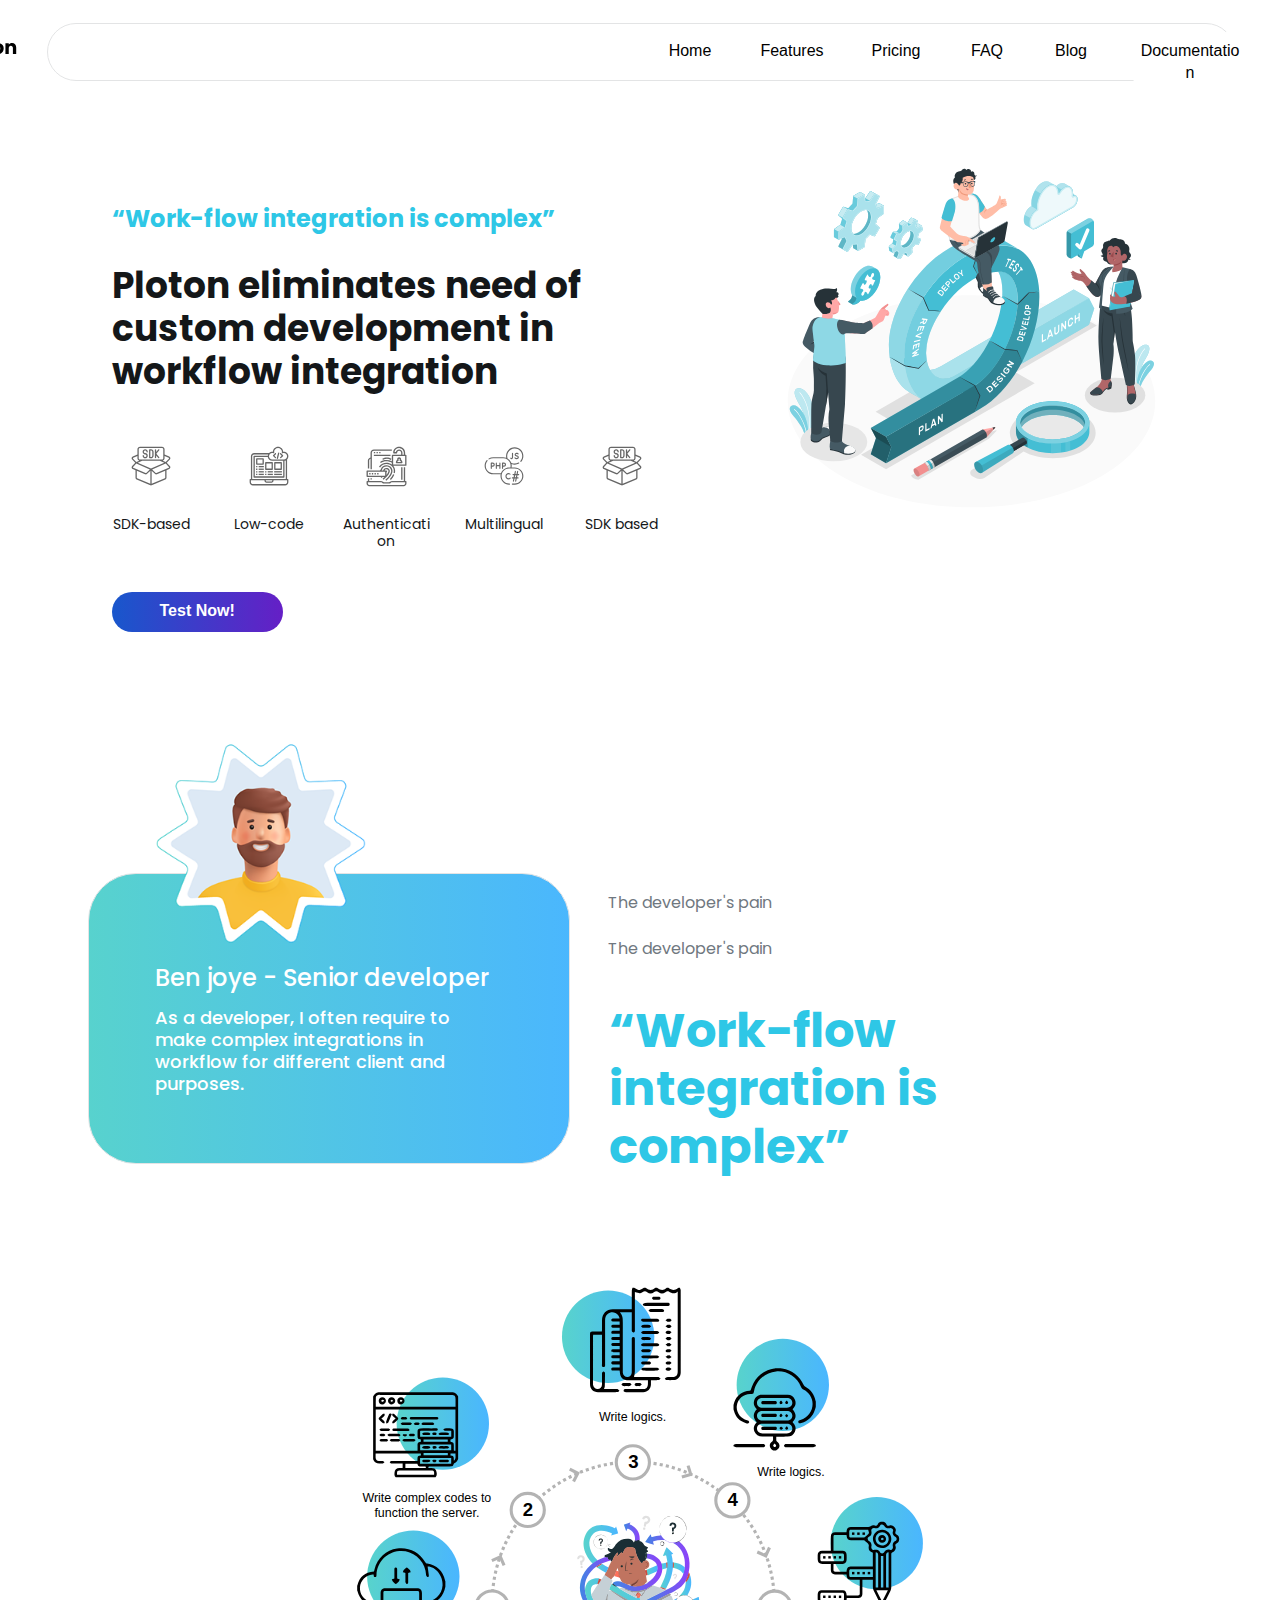
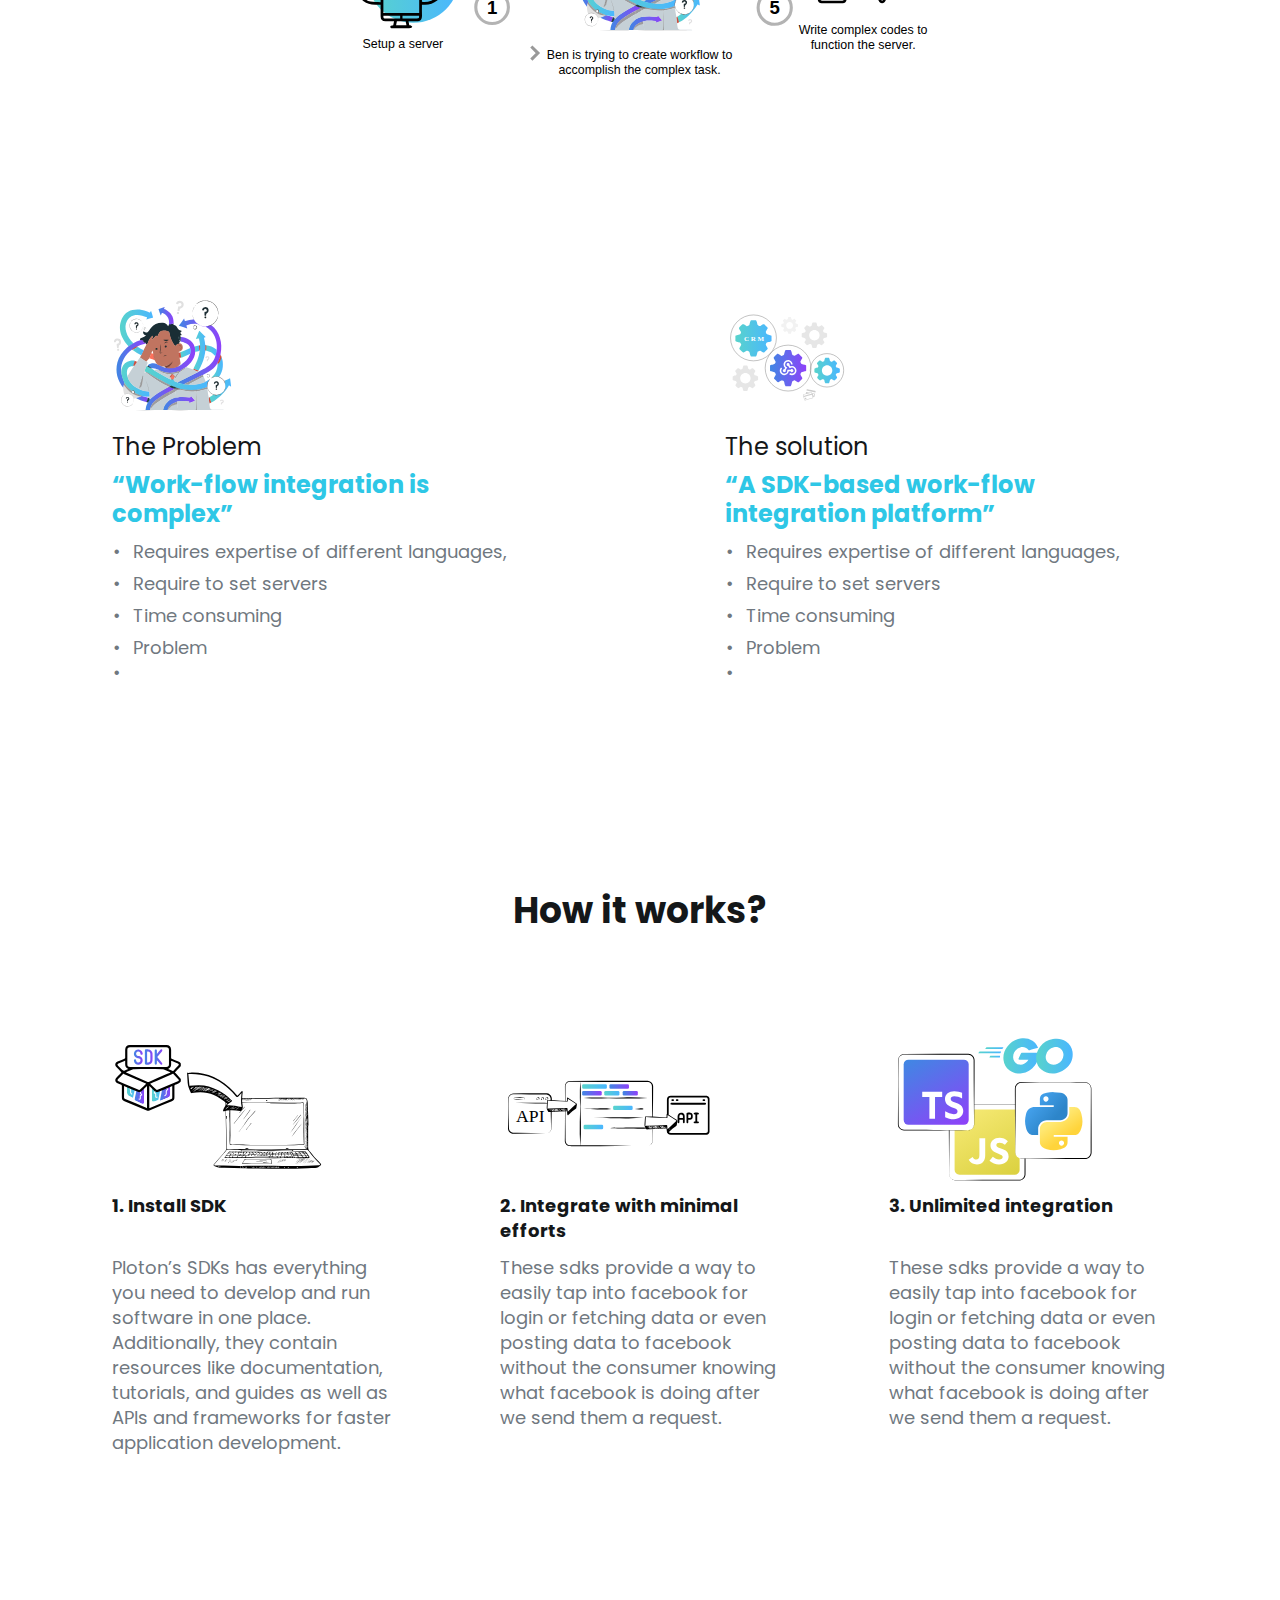
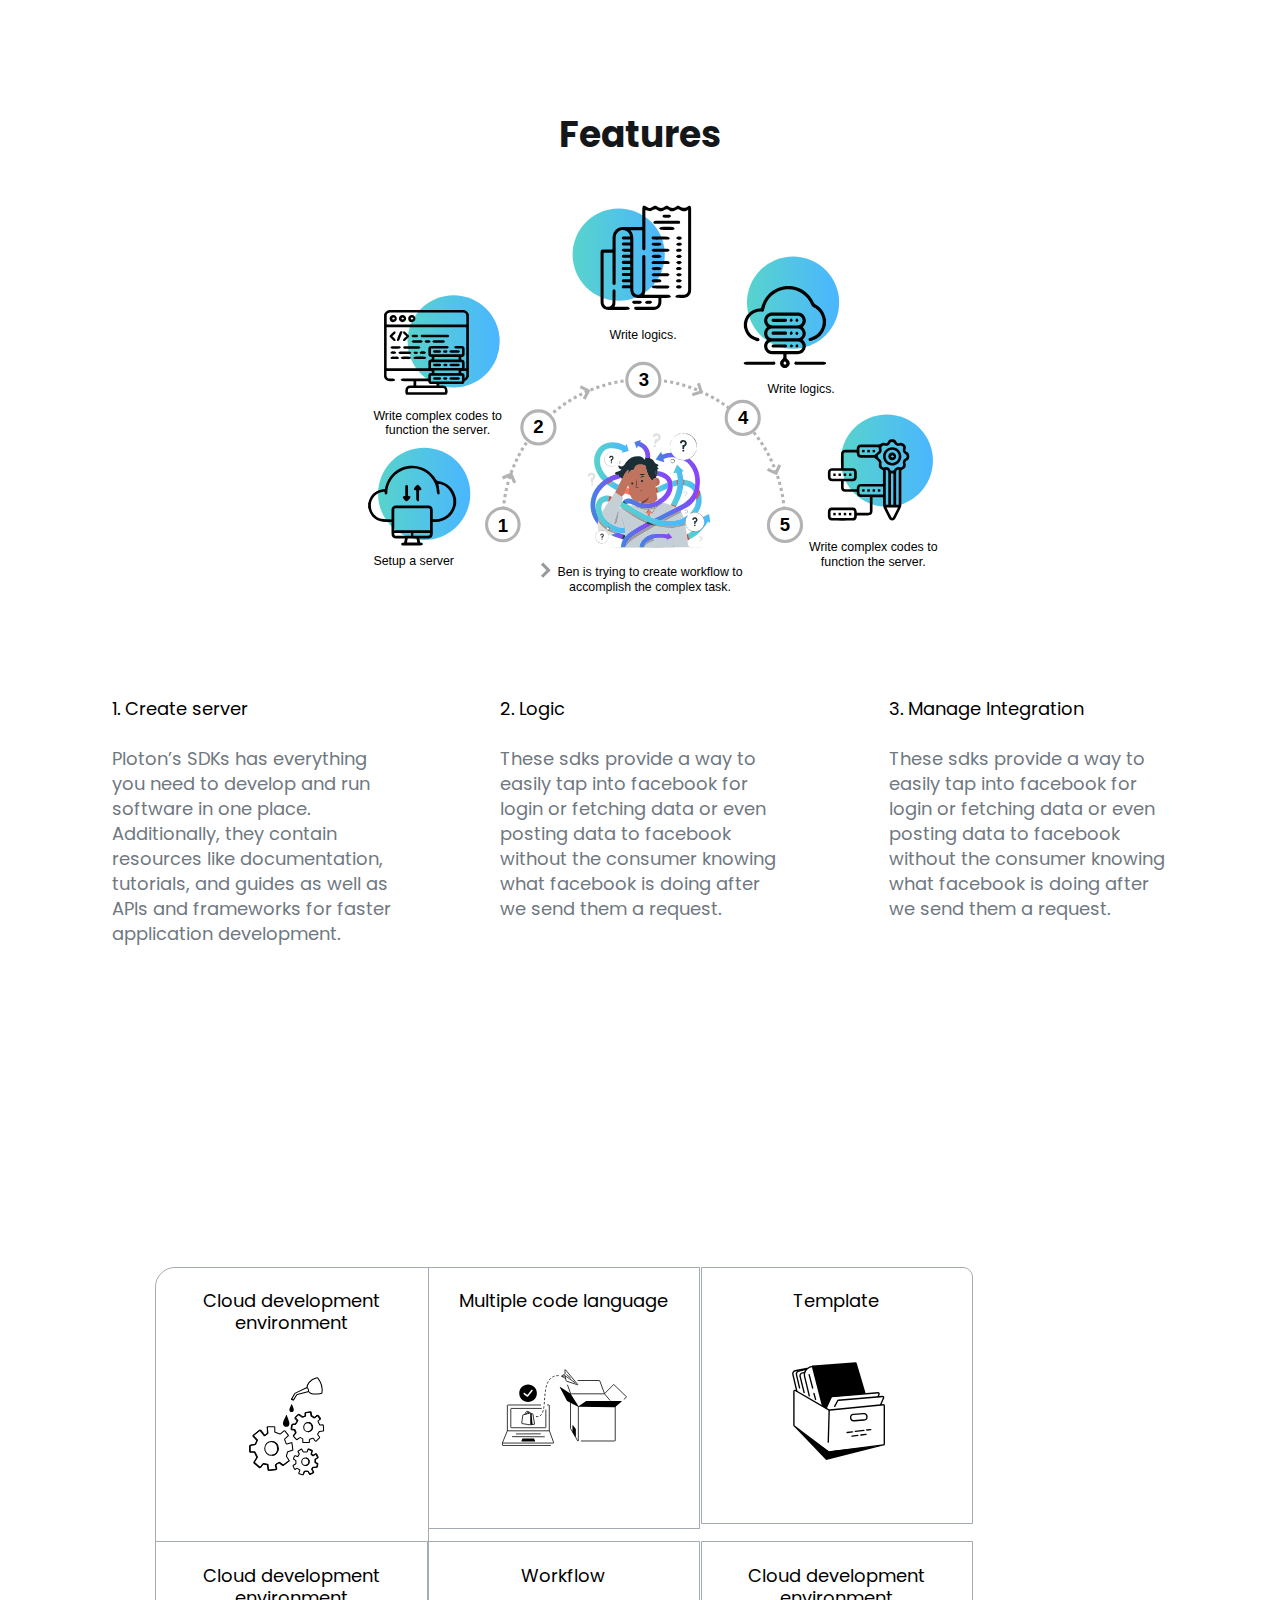
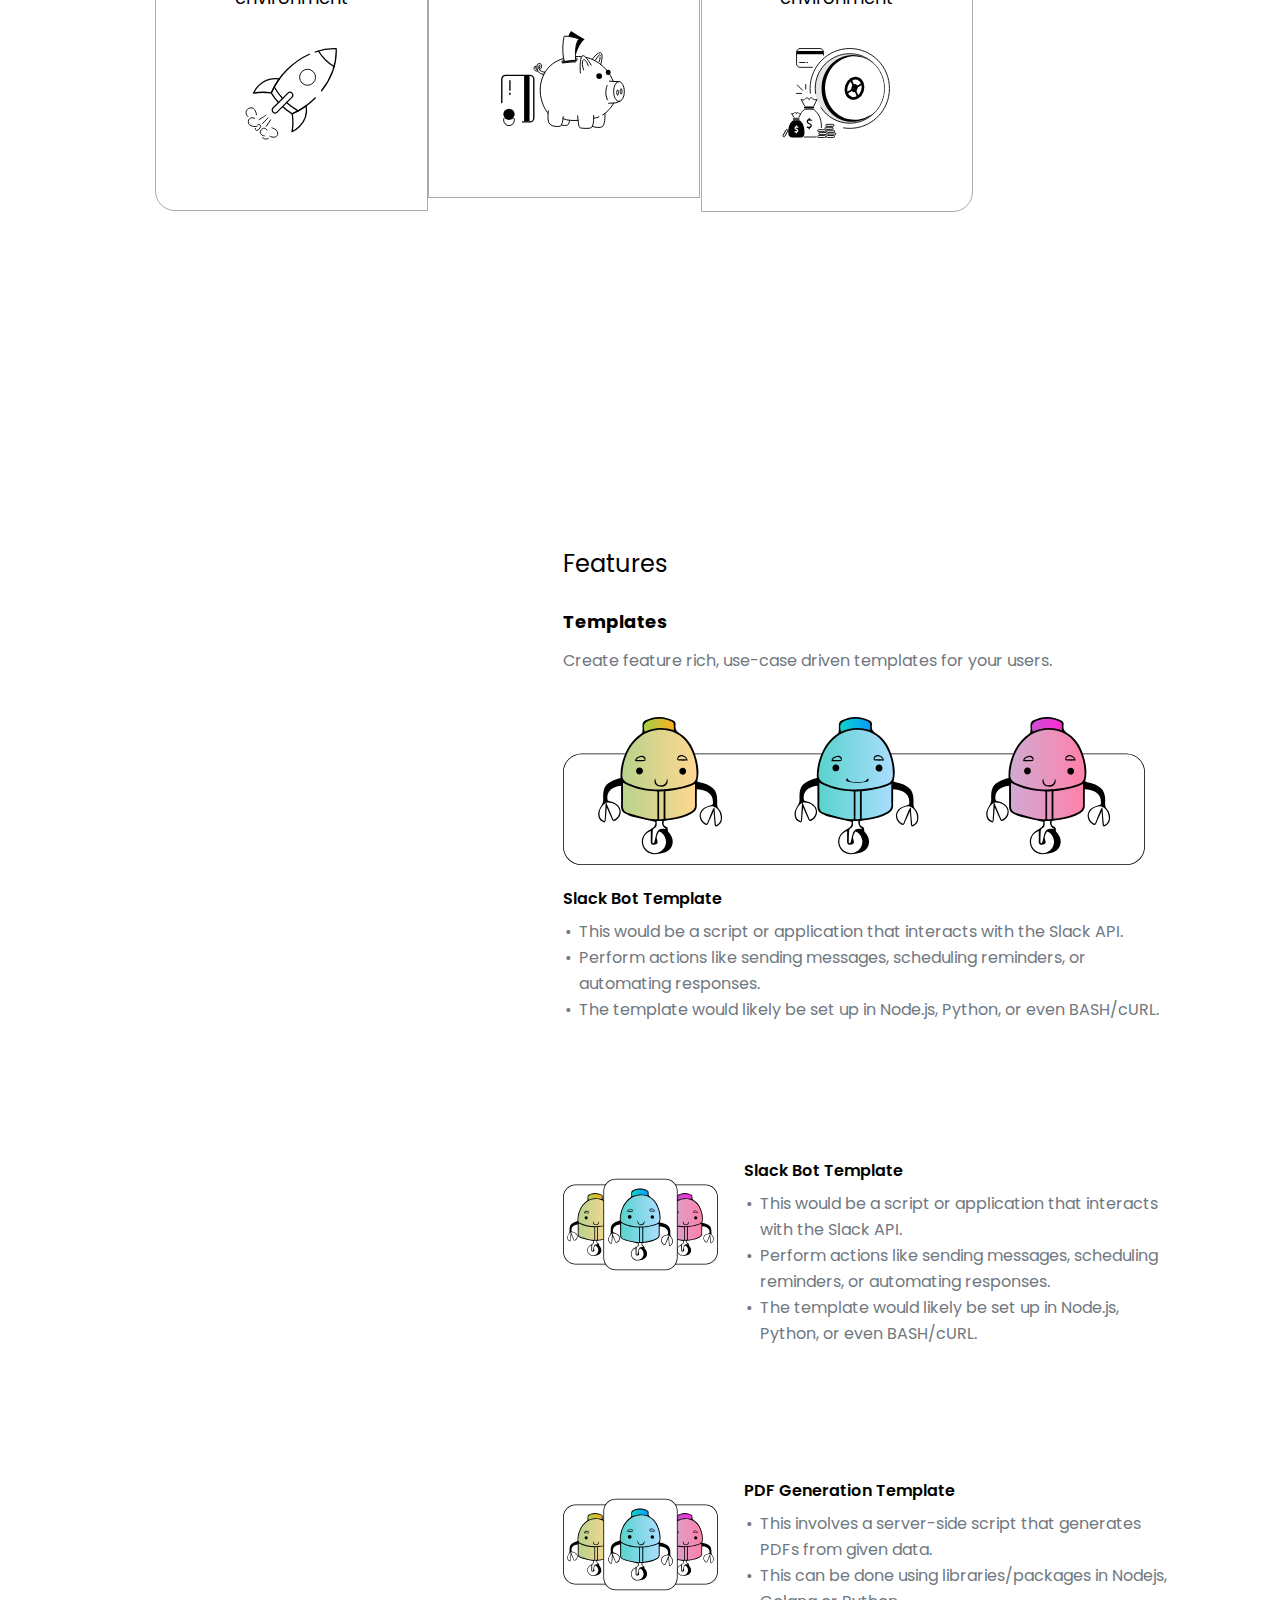
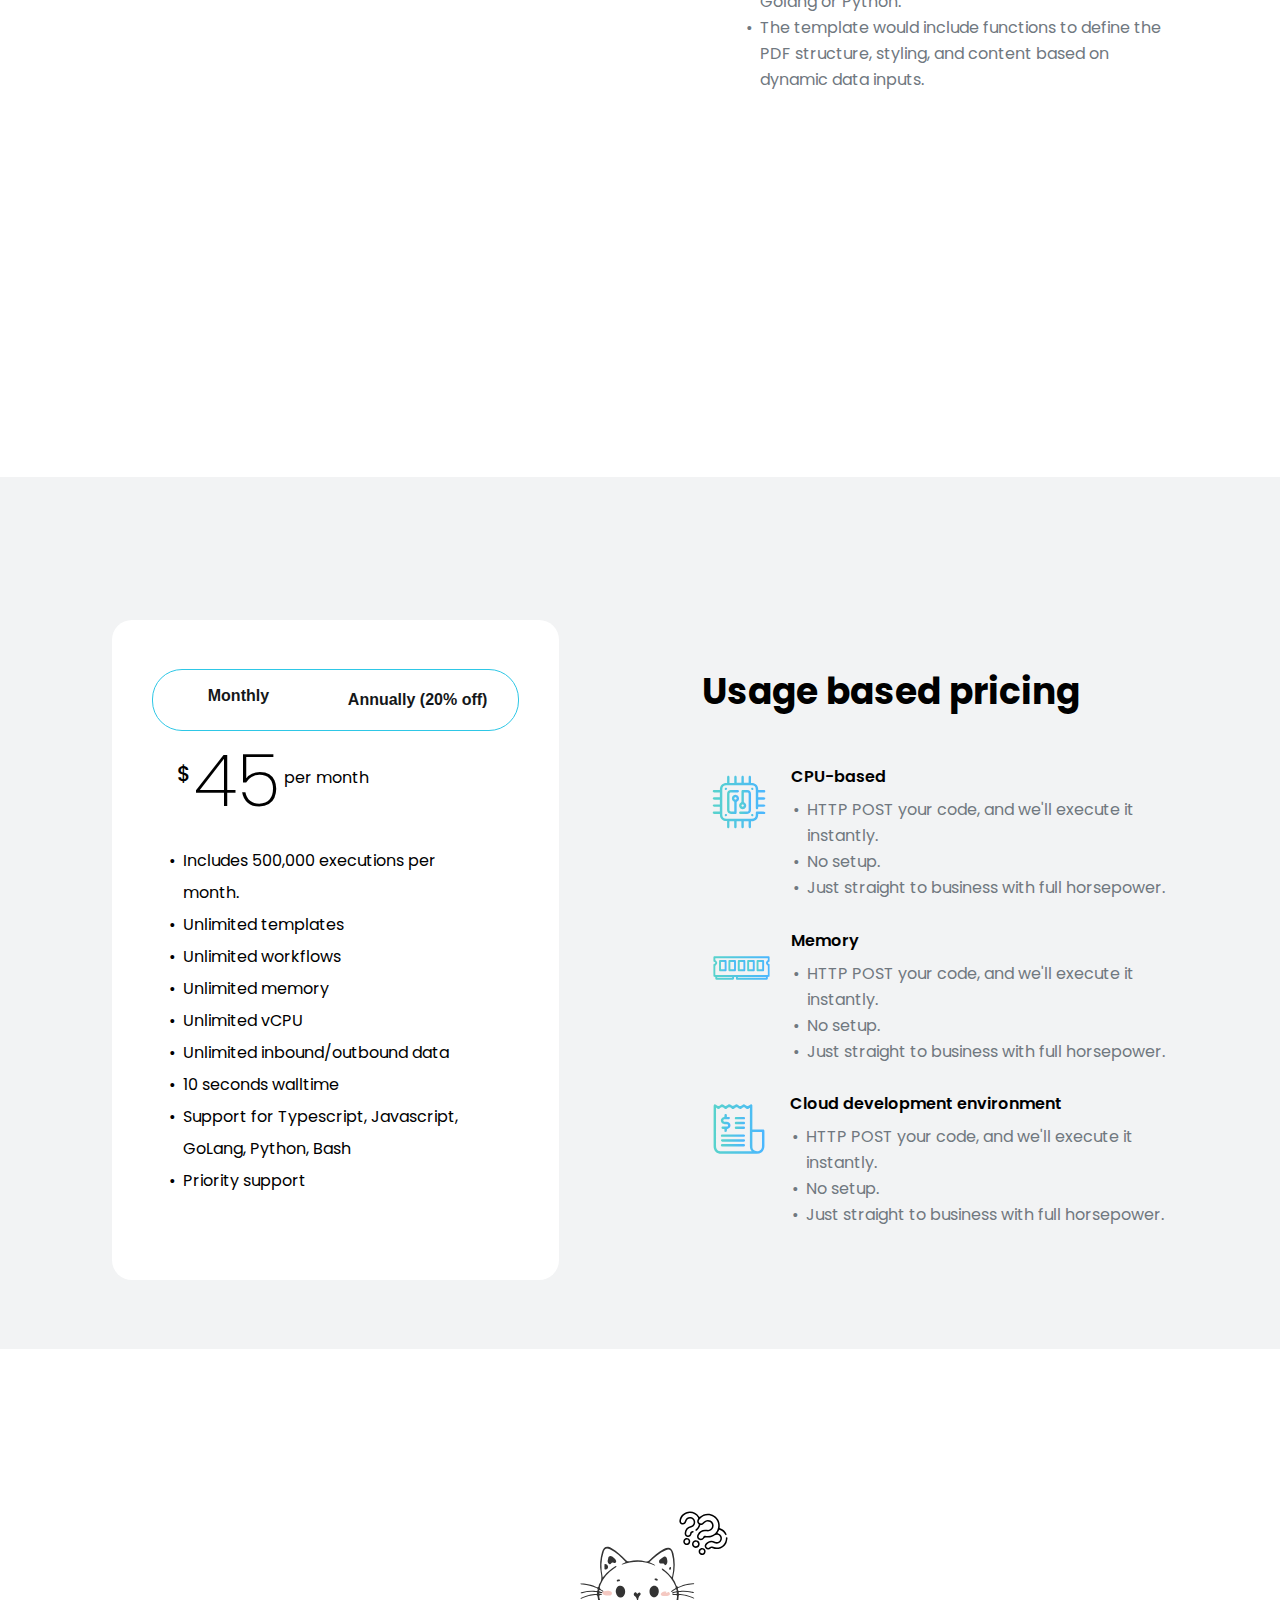
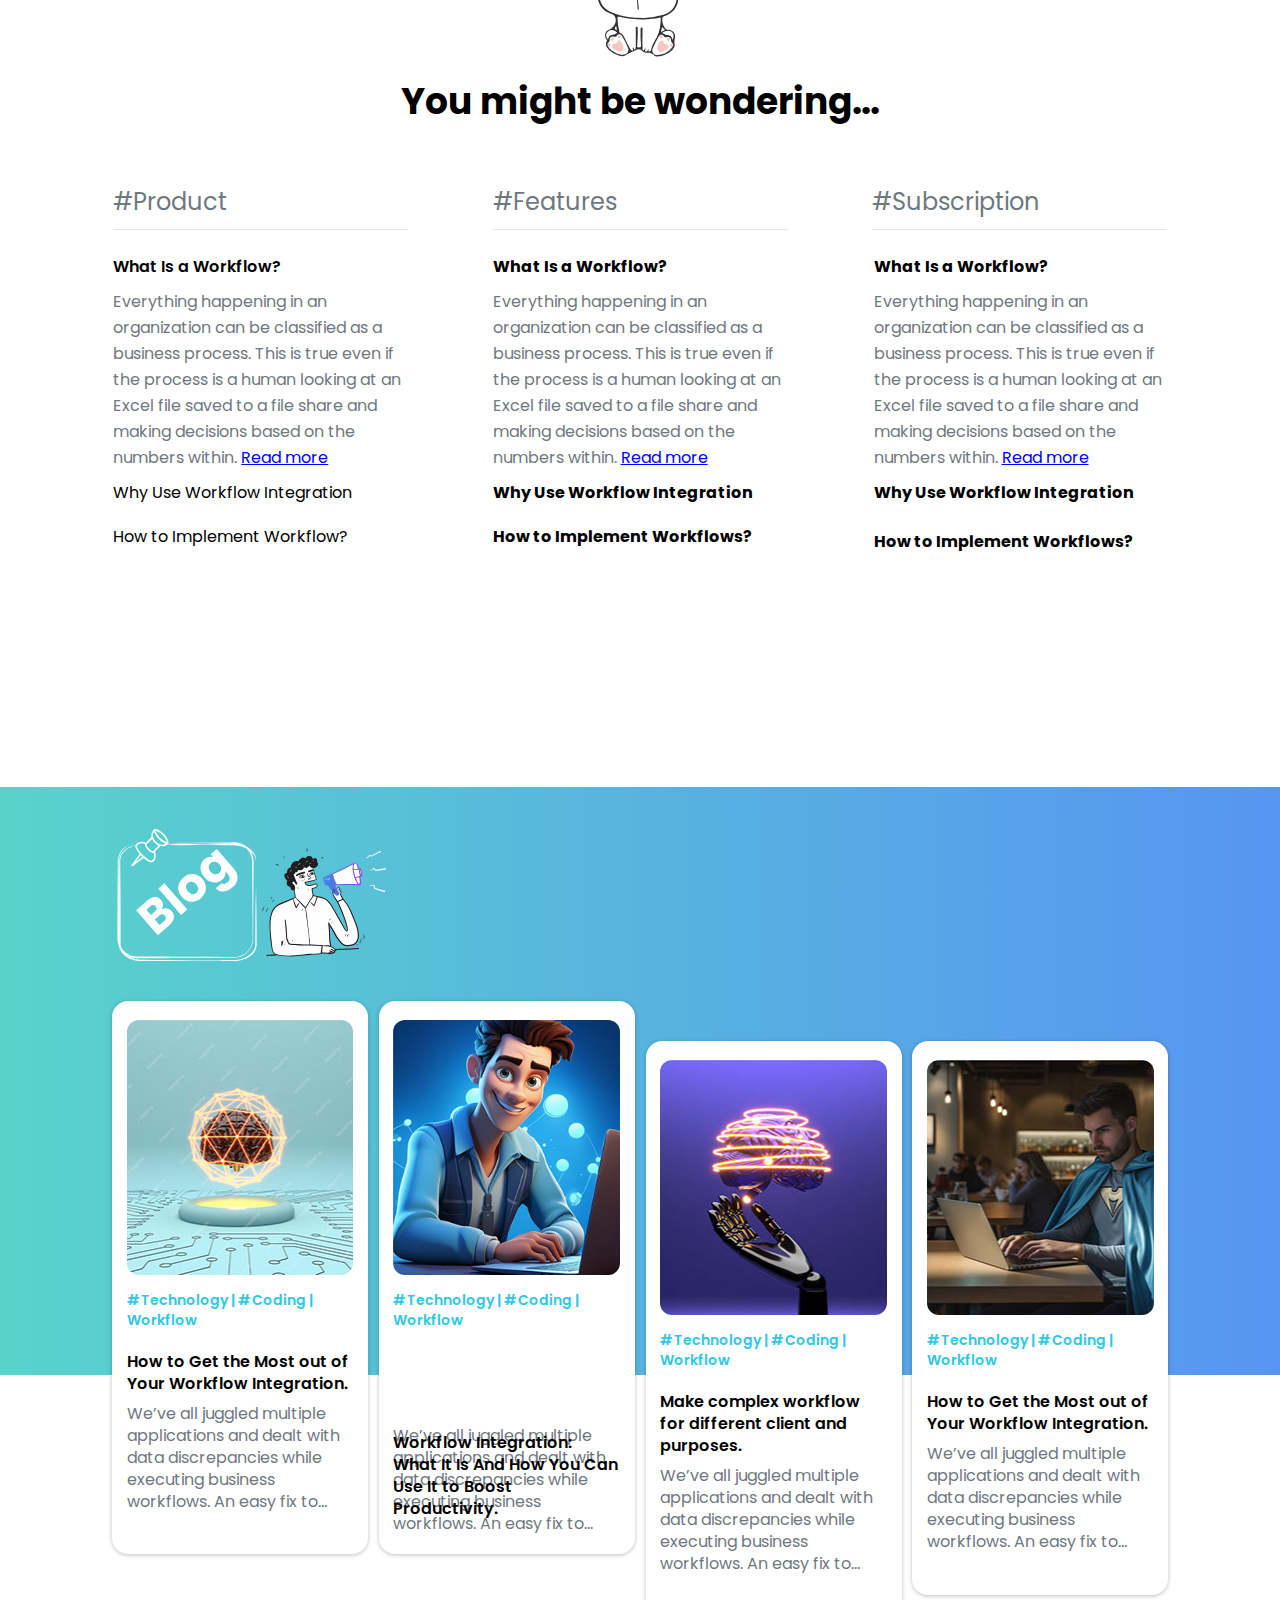
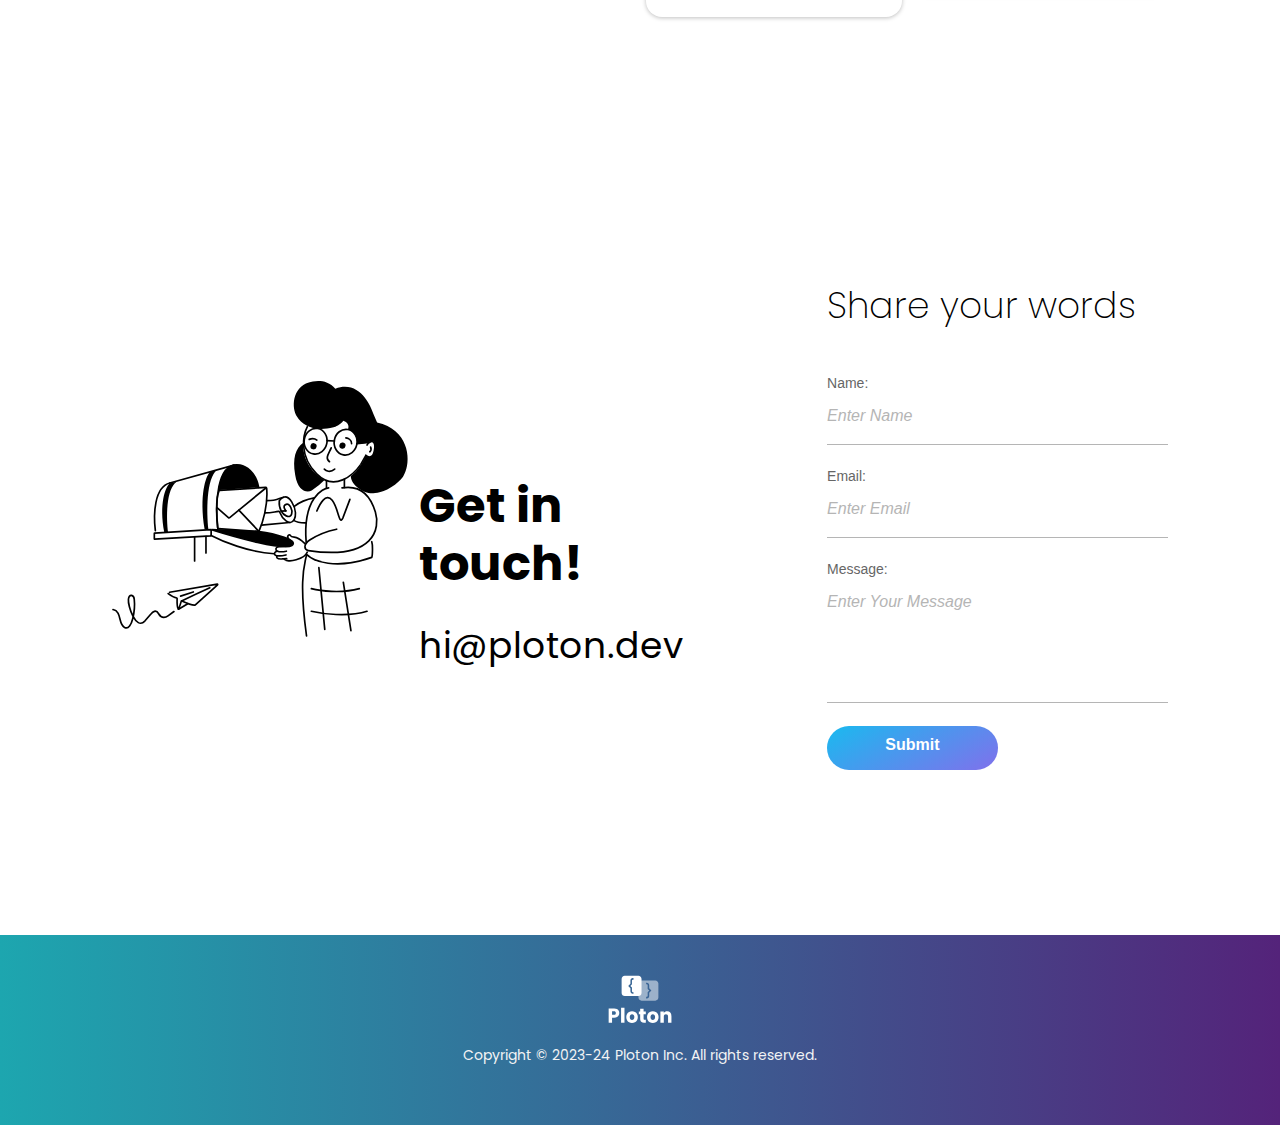
<file: ploton---op-3.html>
<!DOCTYPE html>
<html class="nojs html css_verticalspacer" lang="en-US">
 <head>

  <meta http-equiv="Content-type" content="text/html;charset=UTF-8"/>
  <meta name="description" content="Ploton is a multilingual low-code runtime platform that facilitates workflow automation using API keys."/>
  <meta name="keywords" content="Ploton, low-code, runtime, workflow, API, typescript, go, python, bash"/>
  <meta name="generator" content="2018.1.1.386"/>
  <meta name="viewport" content="width=device-width, initial-scale=1.0"/>
  
  <script type="text/javascript">
   // Update the 'nojs'/'js' class on the html node
document.documentElement.className = document.documentElement.className.replace(/\bnojs\b/g, 'js');

// Check that all required assets are uploaded and up-to-date
if(typeof Muse == "undefined") window.Muse = {}; window.Muse.assets = {"required":["museutils.js", "museconfig.js", "jquery.musepolyfill.bgsize.js", "jquery.watch.js", "webpro.js", "musewpdisclosure.js", "require.js", "ploton---op-3.css"], "outOfDate":[]};
</script>
  
  <link rel="shortcut icon" href="images/favicon.ico?crc=160826886"/>
  <title>Ploton - OP-3</title>
  <!-- CSS -->
  <link rel="stylesheet" type="text/css" href="css/site_global.css?crc=444006867"/>
  <link rel="stylesheet" type="text/css" href="css/ploton---op-3.css?crc=4161495664" id="pagesheet"/>
    <!--/*

*/
-->
 </head>
 <body>

  <div class="clearfix borderbox" id="page"><!-- group -->
   <div class="clearfix grpelem" id="pppu4559-4"><!-- column -->
    <div class="clearfix colelem" id="ppu4559-4"><!-- group -->
     <div class="clearfix grpelem" id="pu4559-4"><!-- column -->
      <div class="clearfix colelem" id="u4559-4"><!-- content -->
       <p>“Work-flow integration is complex”</p>
      </div>
      <div class="clearfix colelem" id="u4560-4"><!-- content -->
       <p>Ploton eliminates need of custom development in workflow integration</p>
      </div>
      <div class="clearfix colelem" id="pu4569"><!-- group -->
       <div class="museBGSize rounded-corners grpelem" id="u4569"><!-- simple frame --></div>
       <div class="museBGSize rounded-corners grpelem" id="u4570"><!-- simple frame --></div>
       <div class="museBGSize rounded-corners grpelem" id="u4571"><!-- simple frame --></div>
       <div class="museBGSize rounded-corners grpelem" id="u4572"><!-- simple frame --></div>
       <div class="museBGSize rounded-corners grpelem" id="u4573"><!-- simple frame --></div>
      </div>
      <div class="clearfix colelem" id="pu4564-4"><!-- group -->
       <div class="clearfix grpelem" id="u4564-4"><!-- content -->
        <p>SDK-based</p>
       </div>
       <div class="clearfix grpelem" id="u4565-4"><!-- content -->
        <p>Low-code</p>
       </div>
       <div class="clearfix grpelem" id="u4566-4"><!-- content -->
        <p>Authentication</p>
       </div>
       <div class="clearfix grpelem" id="u4567-4"><!-- content -->
        <p>Multilingual</p>
       </div>
       <div class="clearfix grpelem" id="u4568-4"><!-- content -->
        <p>SDK based</p>
       </div>
      </div>
      <div class="gradient rounded-corners clearfix colelem" id="u4563-4"><!-- content -->
       <div id="u4563-3">
        <p>Test Now!</p>
       </div>
      </div>
     </div>
     <div class="clip_frame grpelem" id="u4621"><!-- svg -->
      <img class="svg svg_mar" id="u4617" src="images/agile-method-amico.svg?crc=446001184" onload="this.style.height=(this.offsetWidth*486/486)+'px'" alt="" data-mu-svgfallback="images/agile%20method-amico_poster_.png?crc=4268545596" data-heightwidthratio="1" data-image-width="486" data-image-height="486"/>
     </div>
    </div>
    <div class="clearfix colelem" id="pu4553"><!-- group -->
     <div class="museBGSize rounded-corners clearfix grpelem" id="u4553"><!-- column -->
      <div class="position_content" id="u4553_position_content">
       <div class="clip_frame colelem" id="u4561"><!-- image -->
        <img class="block" id="u4561_img" src="images/persona_avator.png?crc=58160323" data-hidpi-src="images/persona_avator_2x.png?crc=152038184" alt="" data-heightwidthratio="1" data-image-width="272" data-image-height="272"/>
       </div>
       <div class="clearfix colelem" id="u4554-4"><!-- content -->
        <p>Ben joye - Senior developer</p>
       </div>
       <div class="clearfix colelem" id="u4557-4"><!-- content -->
        <p>As a developer, I often require to make complex integrations in workflow for different client and purposes.</p>
       </div>
      </div>
     </div>
     <div class="clearfix grpelem" id="pu4555-4"><!-- column -->
      <div class="clearfix colelem" id="u4555-4"><!-- content -->
       <p>The developer's pain</p>
      </div>
      <div class="clearfix colelem" id="u4556-4"><!-- content -->
       <p>The developer's pain</p>
      </div>
      <div class="clearfix colelem" id="u4558-4"><!-- content -->
       <p>“Work-flow integration is complex”</p>
      </div>
     </div>
    </div>
    <div class="clip_frame colelem" id="u4631"><!-- svg -->
     <img class="svg svg_mar" id="u4628" src="images/the_problem_illusata4tr-4654645-01.svg?crc=456615635" onload="this.style.height=(this.offsetWidth*600/800)+'px'" alt="" data-mu-svgfallback="images/the_problem_illusata4tr%204654645-01_poster_.png?crc=512939561" data-heightwidthratio="0.75" data-image-width="800" data-image-height="600"/>
    </div>
    <div class="clearfix colelem" id="pu4157"><!-- group -->
     <div class="clip_frame grpelem" id="u4157"><!-- svg -->
      <img class="svg svg_mar" id="u4158" src="images/the_problem_art.svg?crc=112687109" onload="this.style.height=(this.offsetWidth*160/160)+'px'" alt="" data-mu-svgfallback="images/the_problem_art_poster_.png?crc=3852990206" data-heightwidthratio="1" data-image-width="160" data-image-height="160"/>
     </div>
     <div class="clip_frame grpelem" id="u4095"><!-- svg -->
      <img class="svg svg_mar" id="u4096" src="images/the_solution_art.svg?crc=163512297" onload="this.style.height=(this.offsetWidth*160/160)+'px'" alt="" data-mu-svgfallback="images/the_solution_art_poster_.png?crc=54205390" data-heightwidthratio="1" data-image-width="160" data-image-height="160"/>
     </div>
    </div>
    <div class="clearfix colelem" id="pu4093-4"><!-- group -->
     <div class="clearfix grpelem" id="u4093-4"><!-- content -->
      <p>The Problem</p>
     </div>
     <div class="clearfix grpelem" id="u4120-4"><!-- content -->
      <p>The solution</p>
     </div>
    </div>
    <div class="clearfix colelem" id="ppu4172-4"><!-- group -->
     <div class="clearfix grpelem" id="pu4172-4"><!-- column -->
      <div class="clearfix colelem" id="u4172-4"><!-- content -->
       <p>“Work-flow integration is complex”</p>
      </div>
      <div class="clearfix colelem" id="u4200-12"><!-- content -->
       <ul class="list0 nls-None" id="u4200-10">
        <li id="u4200-2">&nbsp;Requires expertise of different languages,</li>
        <li id="u4200-4">&nbsp;Require to set servers</li>
        <li id="u4200-6">&nbsp;Time consuming</li>
        <li id="u4200-8">&nbsp;Problem</li>
        <li id="u4200-9">&nbsp;</li>
       </ul>
      </div>
     </div>
     <div class="clearfix grpelem" id="pu4177-4"><!-- column -->
      <div class="clearfix colelem" id="u4177-4"><!-- content -->
       <p>“A SDK-based work-flow integration platform”</p>
      </div>
      <div class="clearfix colelem" id="u4081-12"><!-- content -->
       <ul class="list0 nls-None" id="u4081-10">
        <li id="u4081-2">&nbsp;Requires expertise of different languages,</li>
        <li id="u4081-4">&nbsp;Require to set servers</li>
        <li id="u4081-6">&nbsp;Time consuming</li>
        <li id="u4081-8">&nbsp;Problem</li>
        <li id="u4081-9">&nbsp;</li>
       </ul>
      </div>
     </div>
    </div>
    <div class="clearfix colelem" id="u4128-4"><!-- content -->
     <p>How it works?</p>
    </div>
    <div class="clearfix colelem" id="pu4082"><!-- group -->
     <div class="clip_frame grpelem" id="u4082"><!-- svg -->
      <img class="svg svg_mar" id="u4083" src="images/how_it_works_1.svg?crc=139961967" onload="this.style.height=(this.offsetWidth*186.66666666666663/280)+'px'" alt="" data-mu-svgfallback="images/how_it_works_1_poster_.png?crc=442494812" data-heightwidthratio="0.6678571428571428" data-image-width="280" data-image-height="187"/>
     </div>
     <div class="clip_frame grpelem" id="u4089"><!-- svg -->
      <img class="svg svg_mar" id="u4090" src="images/how_it_works_2.svg?crc=278398998" onload="this.style.height=(this.offsetWidth*186.66666666666663/280)+'px'" alt="" data-mu-svgfallback="images/how_it_works_2_poster_.png?crc=3889302800" data-heightwidthratio="0.6678571428571428" data-image-width="280" data-image-height="187"/>
     </div>
     <div class="clip_frame grpelem" id="u4215"><!-- svg -->
      <img class="svg svg_mar" id="u4216" src="images/how_it_works_3.svg?crc=3859686310" onload="this.style.height=(this.offsetWidth*186.66666666666663/280)+'px'" alt="" data-mu-svgfallback="images/how_it_works_3_poster_.png?crc=4134749223" data-heightwidthratio="0.6678571428571428" data-image-width="280" data-image-height="187"/>
     </div>
    </div>
    <div class="clearfix colelem" id="pu4136-4"><!-- group -->
     <div class="clearfix grpelem" id="u4136-4"><!-- content -->
      <p>1. Install SDK</p>
     </div>
     <div class="clearfix grpelem" id="u4160-4"><!-- content -->
      <p>2. Integrate with minimal efforts</p>
     </div>
     <div class="clearfix grpelem" id="u4170-4"><!-- content -->
      <p>3. Unlimited integration</p>
     </div>
    </div>
    <div class="clearfix colelem" id="pu4161-4"><!-- group -->
     <div class="clearfix grpelem" id="u4161-4"><!-- content -->
      <p>Ploton’s SDKs has everything you need to develop and run software in one place. Additionally, they contain resources like documentation, tutorials, and guides as well as APIs and frameworks for faster application development.</p>
     </div>
     <div class="clearfix grpelem" id="u4224-4"><!-- content -->
      <p>These sdks provide a way to easily tap into facebook for login or fetching data or even posting data to facebook without the consumer knowing what facebook is doing after we send them a request.</p>
     </div>
     <div class="clearfix grpelem" id="u4228-4"><!-- content -->
      <p>These sdks provide a way to easily tap into facebook for login or fetching data or even posting data to facebook without the consumer knowing what facebook is doing after we send them a request.</p>
     </div>
    </div>
    <div class="clearfix colelem" id="u4220-4"><!-- content -->
     <p>Features</p>
    </div>
    <div class="clip_frame colelem" id="u4173"><!-- svg -->
     <img class="svg svg_mar" id="u4174" src="images/the_problem_illusata4tr-4654645-01.svg?crc=456615635" onload="this.style.height=(this.offsetWidth*600/800)+'px'" alt="" data-mu-svgfallback="images/the_problem_illusata4tr%204654645-01_poster_.png?crc=512939561" data-heightwidthratio="0.75" data-image-width="800" data-image-height="600"/>
    </div>
    <div class="clearfix colelem" id="pu4088-4"><!-- group -->
     <div class="clearfix grpelem" id="u4088-4"><!-- content -->
      <p>1. Create server</p>
     </div>
     <div class="clearfix grpelem" id="u4085-4"><!-- content -->
      <p>2. Logic</p>
     </div>
     <div class="clearfix grpelem" id="u4052-4"><!-- content -->
      <p>3. Manage Integration</p>
     </div>
    </div>
    <div class="clearfix colelem" id="pu4091-4"><!-- group -->
     <div class="clearfix grpelem" id="u4091-4"><!-- content -->
      <p>Ploton’s SDKs has everything you need to develop and run software in one place. Additionally, they contain resources like documentation, tutorials, and guides as well as APIs and frameworks for faster application development.</p>
     </div>
     <div class="clearfix grpelem" id="u4237-4"><!-- content -->
      <p>These sdks provide a way to easily tap into facebook for login or fetching data or even posting data to facebook without the consumer knowing what facebook is doing after we send them a request.</p>
     </div>
     <div class="clearfix grpelem" id="u4229-4"><!-- content -->
      <p>These sdks provide a way to easily tap into facebook for login or fetching data or even posting data to facebook without the consumer knowing what facebook is doing after we send them a request.</p>
     </div>
    </div>
    <div class="clearfix colelem" id="pu4494"><!-- group -->
     <div class="rgba-background rounded-corners clearfix grpelem" id="u4494"><!-- column -->
      <div class="clearfix colelem" id="u4073-4"><!-- content -->
       <p>Cloud development environment</p>
      </div>
      <div class="clip_frame colelem" id="u4168"><!-- svg -->
       <img class="svg" id="u4169" src="images/ec-improve-conversion-rate.svg?crc=3942477079" alt="" data-mu-svgfallback="images/ec-improve-conversion-rate_poster_.png?crc=4125604239" data-heightwidthratio="1.2777777777777777" data-image-width="108" data-image-height="138"/>
      </div>
     </div>
     <div class="rgba-background rounded-corners clearfix grpelem" id="u4500"><!-- column -->
      <div class="clearfix colelem" id="u4122-4"><!-- content -->
       <p>Template</p>
      </div>
      <div class="clip_frame colelem" id="u4097"><!-- svg -->
       <img class="svg" id="u4098" src="images/ec-archive.svg?crc=3994804622" alt="" data-mu-svgfallback="images/ec-archive_poster_.png?crc=476224573" data-heightwidthratio="1.05" data-image-width="120" data-image-height="126"/>
      </div>
     </div>
     <div class="rgba-background clearfix grpelem" id="u4495"><!-- column -->
      <div class="clearfix colelem" id="u4234-4"><!-- content -->
       <p>Multiple code language</p>
      </div>
      <div class="clip_frame colelem" id="u4181"><!-- svg -->
       <img class="svg" id="u4182" src="images/ec-order-placed.svg?crc=3861192802" alt="" data-mu-svgfallback="images/ec-order-placed_poster_.png?crc=3939191409" data-heightwidthratio="0.63125" data-image-width="160" data-image-height="101"/>
      </div>
     </div>
    </div>
    <div class="clearfix colelem" id="pu4509"><!-- group -->
     <div class="rgba-background rounded-corners clearfix grpelem" id="u4509"><!-- column -->
      <div class="clearfix colelem" id="u4230-4"><!-- content -->
       <p>Cloud development environment</p>
      </div>
      <div class="clip_frame colelem" id="u4057"><!-- svg -->
       <img class="svg" id="u4058" src="images/ec-badge-reward-1.svg?crc=3760365588" alt="" data-mu-svgfallback="images/ec-badge-reward-1_poster_.png?crc=4189917885" data-heightwidthratio="1" data-image-width="120" data-image-height="120"/>
      </div>
     </div>
     <div class="rgba-background clearfix grpelem" id="u4502"><!-- column -->
      <div class="clearfix colelem" id="u4179-4"><!-- content -->
       <p>Workflow</p>
      </div>
      <div class="clip_frame colelem" id="u4210"><!-- svg -->
       <img class="svg" id="u4211" src="images/ec-free-deposit.svg?crc=4071902801" alt="" data-mu-svgfallback="images/ec-free-deposit_poster_.png?crc=68959038" data-heightwidthratio="0.7875" data-image-width="160" data-image-height="126"/>
      </div>
     </div>
     <div class="rgba-background rounded-corners clearfix grpelem" id="u4504"><!-- column -->
      <div class="clearfix colelem" id="u4130-4"><!-- content -->
       <p>Cloud development environment</p>
      </div>
      <div class="clip_frame colelem" id="u4125"><!-- svg -->
       <img class="svg" id="u4126" src="images/ec-save-money.svg?crc=4180286597" alt="" data-mu-svgfallback="images/ec-save-money_poster_.png?crc=392548278" data-heightwidthratio="0.8285714285714286" data-image-width="140" data-image-height="116"/>
      </div>
     </div>
    </div>
    <div class="clearfix colelem" id="u4151-4"><!-- content -->
     <p>Features</p>
    </div>
    <div class="clearfix colelem" id="u4129-4"><!-- content -->
     <p>Templates</p>
    </div>
    <div class="clearfix colelem" id="u4201-4"><!-- content -->
     <p>Create feature rich, use-case driven templates for your users.</p>
    </div>
    <div class="clip_frame colelem" id="u4053"><!-- svg -->
     <img class="svg svg_mar" id="u4054" src="images/untitled-134656-01.svg?crc=80776553" onload="this.style.height=(this.offsetWidth*200/750)+'px'" alt="" data-mu-svgfallback="images/untitled-134656-01_poster_.png?crc=417361844" data-heightwidthratio="0.26666666666666666" data-image-width="750" data-image-height="200"/>
    </div>
    <div class="clearfix colelem" id="u4080-4"><!-- content -->
     <p>Slack Bot Template</p>
    </div>
    <div class="clearfix colelem" id="u4094-9"><!-- content -->
     <ul class="list0 nls-None" id="u4094-7">
      <li>This would be a script or application that interacts with the Slack API.</li>
      <li>Perform actions like sending messages, scheduling reminders, or automating responses.</li>
      <li>The template would likely be set up in Node.js, Python, or even BASH/cURL.</li>
     </ul>
    </div>
    <div class="clearfix colelem" id="pu4075"><!-- group -->
     <div class="clip_frame grpelem" id="u4075"><!-- svg -->
      <img class="svg svg_mar" id="u4076" src="images/untitle456d-1-02.svg?crc=4273038665" onload="this.style.height=(this.offsetWidth*200/200)+'px'" alt="" data-mu-svgfallback="images/untitle456d-1-02_poster_.png?crc=80955976" data-heightwidthratio="1" data-image-width="200" data-image-height="200"/>
     </div>
     <div class="clearfix grpelem" id="pu4131-4"><!-- column -->
      <div class="clearfix colelem" id="u4131-4"><!-- content -->
       <p>Slack Bot Template</p>
      </div>
      <div class="clearfix colelem" id="u4178-9"><!-- content -->
       <ul class="list0 nls-None" id="u4178-7">
        <li>This would be a script or application that interacts with the Slack API.</li>
        <li>Perform actions like sending messages, scheduling reminders, or automating responses.</li>
        <li>The template would likely be set up in Node.js, Python, or even BASH/cURL.</li>
       </ul>
      </div>
     </div>
    </div>
    <div class="clearfix colelem" id="pu4225"><!-- group -->
     <div class="clip_frame grpelem" id="u4225"><!-- svg -->
      <img class="svg svg_mar" id="u4226" src="images/untitle456d-1-02.svg?crc=4273038665" onload="this.style.height=(this.offsetWidth*200/200)+'px'" alt="" data-mu-svgfallback="images/untitle456d-1-02_poster_.png?crc=80955976" data-heightwidthratio="1" data-image-width="200" data-image-height="200"/>
     </div>
     <div class="clearfix grpelem" id="pu4236-4"><!-- column -->
      <div class="clearfix colelem" id="u4236-4"><!-- content -->
       <p>PDF Generation Template</p>
      </div>
      <div class="clearfix colelem" id="u4137-9"><!-- content -->
       <ul class="list0 nls-None" id="u4137-7">
        <li>This involves a server-side script that generates PDFs from given data.</li>
        <li>This can be done using libraries/packages in Nodejs, Golang or Python.</li>
        <li>The template would include functions to define the PDF structure, styling, and content based on dynamic data inputs.</li>
       </ul>
      </div>
     </div>
    </div>
    <div class="browser_width colelem" id="u4046-bw">
     <div id="u4046"><!-- group -->
      <div class="clearfix" id="u4046_align_to_page">
       <div class="rounded-corners clearfix grpelem" id="u4496"><!-- column -->
        <div class="rounded-corners clearfix colelem" id="u4156"><!-- group -->
         <a class="nonblock nontext rounded-corners clearfix grpelem" id="u4059-4" href="ploton---op-2.html"><!-- content --><div id="u4059-3"><p>Monthly</p></div></a>
         <div class="rounded-corners clearfix grpelem" id="u4232-4"><!-- content -->
          <div id="u4232-3">
           <p>Annually (20% off)</p>
          </div>
         </div>
        </div>
        <div class="clearfix colelem" id="pu4164-4"><!-- group -->
         <div class="clearfix grpelem" id="u4164-4"><!-- content -->
          <p>$</p>
         </div>
         <div class="clearfix grpelem" id="u4162-4"><!-- content -->
          <p>45</p>
         </div>
         <div class="clearfix grpelem" id="u4223-4"><!-- content -->
          <p>per month</p>
         </div>
        </div>
        <div class="clearfix colelem" id="u4135-21"><!-- content -->
         <ul class="list0 nls-None" id="u4135-19">
          <li>Includes 500,000 executions per month.</li>
          <li>Unlimited templates</li>
          <li>Unlimited workflows</li>
          <li>Unlimited memory</li>
          <li>Unlimited vCPU</li>
          <li>Unlimited inbound/outbound data</li>
          <li>10 seconds walltime</li>
          <li>Support for Typescript, Javascript, GoLang, Python, Bash</li>
          <li>Priority support</li>
         </ul>
        </div>
       </div>
       <div class="clearfix grpelem" id="pu4213-4"><!-- column -->
        <div class="clearfix colelem" id="u4213-4"><!-- content -->
         <p>Usage based pricing</p>
        </div>
        <div class="clearfix colelem" id="u4505"><!-- group -->
         <div class="clip_frame grpelem" id="u4203"><!-- svg -->
          <img class="svg svg_mar" id="u4204" src="images/cpu_icon.svg?crc=106602928" onload="this.style.height=(this.offsetWidth*90/90)+'px'" alt="" data-mu-svgfallback="images/cpu_icon_poster_.png?crc=201198860" data-heightwidthratio="1" data-image-width="90" data-image-height="90"/>
         </div>
         <div class="clearfix grpelem" id="pu4163-4"><!-- column -->
          <div class="clearfix colelem" id="u4163-4"><!-- content -->
           <p>CPU-based</p>
          </div>
          <div class="clearfix colelem" id="u4208-9"><!-- content -->
           <ul class="list0 nls-None" id="u4208-7">
            <li>HTTP POST your code, and we'll execute it instantly.</li>
            <li>No setup.</li>
            <li>Just straight to business with full horsepower.</li>
           </ul>
          </div>
         </div>
        </div>
        <div class="clearfix colelem" id="u4506"><!-- group -->
         <div class="clip_frame grpelem" id="u4050"><!-- svg -->
          <img class="svg svg_mar" id="u4051" src="images/ram_icon.svg?crc=4234659044" onload="this.style.height=(this.offsetWidth*96/96)+'px'" alt="" data-mu-svgfallback="images/ram_icon_poster_.png?crc=503528217" data-heightwidthratio="1" data-image-width="96" data-image-height="96"/>
         </div>
         <div class="clearfix grpelem" id="pu4153-4"><!-- column -->
          <div class="clearfix colelem" id="u4153-4"><!-- content -->
           <p>Memory</p>
          </div>
          <div class="clearfix colelem" id="u4152-9"><!-- content -->
           <ul class="list0 nls-None" id="u4152-7">
            <li>HTTP POST your code, and we'll execute it instantly.</li>
            <li>No setup.</li>
            <li>Just straight to business with full horsepower.</li>
           </ul>
          </div>
         </div>
        </div>
        <div class="clearfix colelem" id="u4512"><!-- group -->
         <div class="clip_frame grpelem" id="u4086"><!-- svg -->
          <img class="svg svg_mar" id="u4087" src="images/bill_icon.svg?crc=4246044141" onload="this.style.height=(this.offsetWidth*90/90)+'px'" alt="" data-mu-svgfallback="images/bill_icon_poster_.png?crc=4274310669" data-heightwidthratio="1" data-image-width="90" data-image-height="90"/>
         </div>
         <div class="clearfix grpelem" id="pu4205-4"><!-- column -->
          <div class="clearfix colelem" id="u4205-4"><!-- content -->
           <p>Cloud development environment</p>
          </div>
          <div class="clearfix colelem" id="u4227-9"><!-- content -->
           <ul class="list0 nls-None" id="u4227-7">
            <li>HTTP POST your code, and we'll execute it instantly.</li>
            <li>No setup.</li>
            <li>Just straight to business with full horsepower.</li>
           </ul>
          </div>
         </div>
        </div>
       </div>
      </div>
     </div>
    </div>
    <div class="clip_frame colelem" id="u4133"><!-- svg -->
     <img class="svg svg_mar" id="u4134" src="images/cat_question.svg?crc=296748821" onload="this.style.height=(this.offsetWidth*200/200)+'px'" alt="" data-mu-svgfallback="images/cat_question_poster_.png?crc=4172002194" data-heightwidthratio="1" data-image-width="200" data-image-height="200"/>
    </div>
    <div class="clearfix colelem" id="u4206-4"><!-- content -->
     <p>You might be wondering...</p>
    </div>
    <div class="clearfix colelem" id="pu4212-4"><!-- group -->
     <div class="clearfix grpelem" id="u4212-4"><!-- content -->
      <p>#Product</p>
     </div>
     <div class="clearfix grpelem" id="u4202-4"><!-- content -->
      <p>#Features</p>
     </div>
     <div class="clearfix grpelem" id="u4175-4"><!-- content -->
      <p>#Subscription</p>
     </div>
    </div>
    <div class="clearfix colelem" id="paccordionu4060"><!-- group -->
     <ul class="AccordionWidget clearfix grpelem" id="accordionu4060" data-visibility="changed" style="visibility:hidden"><!-- vertical box -->
      <li class="AccordionPanel clearfix colelem" id="u4069"><!-- vertical box --><div class="AccordionPanelTab borderbox clearfix colelem" id="u4070-4"><!-- content --><p>What Is a Workflow?</p></div><div class="AccordionPanelContent clearfix colelem" id="u4071"><!-- group --><div class="clearfix grpelem" id="u4072-6"><!-- content --><p>Everything happening in an organization can be classified as a business process. This is true even if the process is a human looking at an Excel file saved to a file share and making decisions based on the numbers within. <a class="nonblock" href="workflow.html">Read more</a></p></div></div></li>
      <li class="AccordionPanel clearfix colelem" id="u4065"><!-- vertical box --><div class="AccordionPanelTab borderbox clearfix colelem" id="u4068-4"><!-- content --><p>Why Use Workflow Integration</p></div><div class="AccordionPanelContent disn clearfix colelem" id="u4066"><!-- group --><div class="clearfix grpelem" id="u4067-6"><!-- content --><p>Everything happening in an organization can be classified as a business process. This is true even if the process is a human looking at an Excel file saved to a file share and making decisions based on the numbers within. <a class="nonblock" href="workflow.html">Read more</a></p></div></div></li>
      <li class="AccordionPanel clearfix colelem" id="u4061"><!-- vertical box --><div class="AccordionPanelTab borderbox clearfix colelem" id="u4062-4"><!-- content --><p>How to Implement Workflow?</p></div><div class="AccordionPanelContent disn clearfix colelem" id="u4063"><!-- group --><div class="clearfix grpelem" id="u4064-6"><!-- content --><p>Everything happening in an organization can be classified as a business process. This is true even if the process is a human looking at an Excel file saved to a file share and making decisions based on the numbers within. <a class="nonblock" href="workflow.html">Read more</a></p></div></div></li>
     </ul>
     <ul class="AccordionWidget clearfix grpelem" id="accordionu4187" data-visibility="changed" style="visibility:hidden"><!-- vertical box -->
      <li class="AccordionPanel clearfix colelem" id="u4196"><!-- vertical box --><div class="AccordionPanelTab borderbox clearfix colelem" id="u4197-4"><!-- content --><p>What Is a Workflow?</p></div><div class="AccordionPanelContent clearfix colelem" id="u4198"><!-- group --><div class="clearfix grpelem" id="u4199-6"><!-- content --><p>Everything happening in an organization can be classified as a business process. This is true even if the process is a human looking at an Excel file saved to a file share and making decisions based on the numbers within. <a class="nonblock" href="workflow.html">Read more</a></p></div></div></li>
      <li class="AccordionPanel clearfix colelem" id="u4192"><!-- vertical box --><div class="AccordionPanelTab borderbox clearfix colelem" id="u4195-4"><!-- content --><p>Why Use Workflow Integration</p></div><div class="AccordionPanelContent disn clearfix colelem" id="u4193"><!-- group --><div class="clearfix grpelem" id="u4194-6"><!-- content --><p>Everything happening in an organization can be classified as a business process. This is true even if the process is a human looking at an Excel file saved to a file share and making decisions based on the numbers within. <a class="nonblock" href="workflow.html">Read more</a></p></div></div></li>
      <li class="AccordionPanel clearfix colelem" id="u4188"><!-- vertical box --><div class="AccordionPanelTab borderbox clearfix colelem" id="u4191-4"><!-- content --><p>How to Implement Workflows?</p></div><div class="AccordionPanelContent disn clearfix colelem" id="u4189"><!-- group --><div class="clearfix grpelem" id="u4190-6"><!-- content --><p>Everything happening in an organization can be classified as a business process. This is true even if the process is a human looking at an Excel file saved to a file share and making decisions based on the numbers within. <a class="nonblock" href="workflow.html">Read more</a></p></div></div></li>
     </ul>
     <ul class="AccordionWidget clearfix grpelem" id="accordionu4138" data-visibility="changed" style="visibility:hidden"><!-- vertical box -->
      <li class="AccordionPanel clearfix colelem" id="u4147"><!-- vertical box --><div class="AccordionPanelTab borderbox clearfix colelem" id="u4148-4"><!-- content --><p>What Is a Workflow?</p></div><div class="AccordionPanelContent clearfix colelem" id="u4149"><!-- group --><div class="clearfix grpelem" id="u4150-6"><!-- content --><p>Everything happening in an organization can be classified as a business process. This is true even if the process is a human looking at an Excel file saved to a file share and making decisions based on the numbers within. <a class="nonblock" href="workflow.html">Read more</a></p></div></div></li>
      <li class="AccordionPanel clearfix colelem" id="u4143"><!-- vertical box --><div class="AccordionPanelTab borderbox clearfix colelem" id="u4144-4"><!-- content --><p>Why Use Workflow Integration</p></div><div class="AccordionPanelContent disn clearfix colelem" id="u4145"><!-- group --><div class="clearfix grpelem" id="u4146-6"><!-- content --><p>Everything happening in an organization can be classified as a business process. This is true even if the process is a human looking at an Excel file saved to a file share and making decisions based on the numbers within. <a class="nonblock" href="workflow.html">Read more</a></p></div></div></li>
      <li class="AccordionPanel clearfix colelem" id="u4139"><!-- vertical box --><div class="AccordionPanelTab borderbox clearfix colelem" id="u4142-4"><!-- content --><p>How to Implement Workflows?</p></div><div class="AccordionPanelContent disn clearfix colelem" id="u4140"><!-- group --><div class="clearfix grpelem" id="u4141-6"><!-- content --><p>Everything happening in an organization can be classified as a business process. This is true even if the process is a human looking at an Excel file saved to a file share and making decisions based on the numbers within. <a class="nonblock" href="workflow.html">Read more</a></p></div></div></li>
     </ul>
    </div>
    <div class="browser_width colelem" id="u4044-bw">
     <div class="gradient" id="u4044"><!-- group -->
      <div class="clearfix" id="u4044_align_to_page">
       <div class="clearfix grpelem" id="u4045"><!-- group -->
        <div class="clearfix grpelem" id="pu4165"><!-- column -->
         <div class="clip_frame colelem" id="u4165"><!-- svg -->
          <img class="svg svg_mar" id="u4166" src="images/blog_art.svg?crc=4195479892" onload="this.style.height=(this.offsetWidth*180/360)+'px'" alt="" data-mu-svgfallback="images/blog_art_poster_.png?crc=338421026" data-heightwidthratio="0.5" data-image-width="360" data-image-height="180"/>
         </div>
         <div class="clearfix colelem" id="pu4497"><!-- group -->
          <div class="shadow rounded-corners clearfix grpelem" id="u4497"><!-- column -->
           <div class="museBGSize rounded-corners colelem" id="u4499"><!-- simple frame --></div>
           <div class="clearfix colelem" id="u4214-4"><!-- content -->
            <p>#Technology | #Coding | Workflow</p>
           </div>
           <div class="clearfix colelem" id="u4078-4"><!-- content -->
            <p>How to Get the Most out of Your Workflow Integration.</p>
           </div>
           <div class="clearfix colelem" id="u4132-4"><!-- content -->
            <p>We’ve all juggled multiple applications and dealt with data discrepancies while executing business workflows. An easy fix to...</p>
           </div>
          </div>
          <div class="shadow rounded-corners clearfix grpelem" id="u4508"><!-- column -->
           <div class="museBGSize rounded-corners colelem" id="u4501"><!-- simple frame --></div>
           <div class="clearfix colelem" id="u4209-4"><!-- content -->
            <p>#Technology | #Coding | Workflow</p>
           </div>
           <div class="clearfix colelem" id="u4123-4"><!-- content -->
            <p>We’ve all juggled multiple applications and dealt with data discrepancies while executing business workflows. An easy fix to...</p>
           </div>
          </div>
         </div>
        </div>
        <div class="shadow rounded-corners clearfix grpelem" id="u4511"><!-- column -->
         <div class="museBGSize rounded-corners colelem" id="u4507"><!-- simple frame --></div>
         <div class="clearfix colelem" id="u4185-4"><!-- content -->
          <p>#Technology | #Coding | Workflow</p>
         </div>
         <div class="clearfix colelem" id="u4159-4"><!-- content -->
          <p>Make complex workflow for different client and purposes.</p>
         </div>
         <div class="clearfix colelem" id="u4101-4"><!-- content -->
          <p>We’ve all juggled multiple applications and dealt with data discrepancies while executing business workflows. An easy fix to...</p>
         </div>
        </div>
        <div class="shadow rounded-corners clearfix grpelem" id="u4510"><!-- column -->
         <div class="museBGSize rounded-corners colelem" id="u4503"><!-- simple frame --></div>
         <div class="clearfix colelem" id="u4180-4"><!-- content -->
          <p>#Technology | #Coding | Workflow</p>
         </div>
         <div class="clearfix colelem" id="u4171-4"><!-- content -->
          <p>How to Get the Most out of Your Workflow Integration.</p>
         </div>
         <div class="clearfix colelem" id="u4099-4"><!-- content -->
          <p>We’ve all juggled multiple applications and dealt with data discrepancies while executing business workflows. An easy fix to...</p>
         </div>
        </div>
       </div>
      </div>
     </div>
    </div>
    <div class="clearfix colelem" id="u4231-4"><!-- content -->
     <p>Workflow Integration: What It Is And How You Can Use It to Boost Productivity.</p>
    </div>
    <div class="clearfix colelem" id="u4102-4"><!-- content -->
     <p>Share your words</p>
    </div>
    <div class="clearfix colelem" id="pu4154"><!-- group -->
     <div class="clip_frame grpelem" id="u4154"><!-- svg -->
      <img class="svg" id="u4155" src="images/oc-full-mailbox.svg?crc=482275094" alt="" data-mu-svgfallback="images/oc-full-mailbox_poster_.png?crc=530420327" data-heightwidthratio="0.8434343434343434" data-image-width="396" data-image-height="334"/>
     </div>
     <div class="clearfix grpelem" id="pu4055-4"><!-- column -->
      <div class="clearfix colelem" id="u4055-4"><!-- content -->
       <p>Get in touch!</p>
      </div>
      <div class="clearfix colelem" id="u4079-4"><!-- content -->
       <p>hi@ploton.dev</p>
      </div>
     </div>
     <form class="form-grp clearfix grpelem" id="widgetu4103" method="post" enctype="multipart/form-data" action="scripts/form-u4103.php" data-sizePolicy="fluidWidth" data-pintopage="page_fluidx"><!-- none box -->
      <div class="position_content" id="widgetu4103_position_content">
       <div class="fld-grp clearfix colelem" id="widgetu4104" data-required="true" data-sizePolicy="fluidWidth" data-pintopage="page_fluidx"><!-- none box -->
        <label class="fld-label actAsDiv clearfix colelem" id="u4106-4" for="widgetu4104_input"><!-- content --><span class="actAsPara">Name:</span></label>
        <span class="fld-input NoWrap actAsDiv clearfix colelem" id="u4107-4"><!-- content --><input class="wrapped-input" type="text" spellcheck="false" id="widgetu4104_input" name="custom_U4104" tabindex="1"/><label class="wrapped-input fld-prompt" id="widgetu4104_prompt" for="widgetu4104_input"><span class="actAsPara">Enter Name</span></label></span>
       </div>
       <div class="fld-grp clearfix colelem" id="widgetu4113" data-required="true" data-type="email" data-sizePolicy="fluidWidth" data-pintopage="page_fluidx"><!-- none box -->
        <label class="fld-label actAsDiv clearfix colelem" id="u4115-4" for="widgetu4113_input"><!-- content --><span class="actAsPara">Email:</span></label>
        <span class="fld-input NoWrap actAsDiv clearfix colelem" id="u4116-4"><!-- content --><input class="wrapped-input" type="email" spellcheck="false" id="widgetu4113_input" name="Email" tabindex="2"/><label class="wrapped-input fld-prompt" id="widgetu4113_prompt" for="widgetu4113_input"><span class="actAsPara">Enter Email</span></label></span>
       </div>
       <div class="fld-grp clearfix colelem" id="widgetu4108" data-required="false" data-sizePolicy="fluidWidth" data-pintopage="page_fluidx"><!-- none box -->
        <label class="fld-label actAsDiv clearfix colelem" id="u4111-4" for="widgetu4108_input"><!-- content --><span class="actAsPara">Message:</span></label>
        <span class="fld-textarea actAsDiv clearfix colelem" id="u4109-4"><!-- content --><textarea class="wrapped-input" id="widgetu4108_input" name="custom_U4108" tabindex="3"></textarea><label class="wrapped-input fld-prompt" id="widgetu4108_prompt" for="widgetu4108_input"><span class="actAsPara">Enter Your Message</span></label></span>
       </div>
       <button class="submit-btn NoWrap museBGSize rounded-corners clearfix colelem" id="u4112-4" type="submit" value="Submit" tabindex="4"><!-- content -->
        <div style="margin-top:-14px;height:14px;">
         <div id="u4112-3">
          <p>Submit</p>
         </div>
        </div>
       </button>
       <div class="clearfix colelem" id="pu4117-4"><!-- group -->
        <div class="clearfix grpelem" id="u4117-4"><!-- content -->
         <p>Submitting Form...</p>
        </div>
        <div class="clearfix grpelem" id="u4119-4"><!-- content -->
         <p>The server encountered an error.</p>
        </div>
        <div class="clearfix grpelem" id="u4118-4"><!-- content -->
         <p>Form received.</p>
        </div>
       </div>
      </div>
     </form>
    </div>
    <div class="browser_width colelem" id="u4124-bw">
     <div class="gradient" id="u4124"><!-- column -->
      <div class="clearfix" id="u4124_align_to_page">
       <div class="clip_frame colelem" id="u4221"><!-- svg -->
        <img class="svg svg_mar" id="u4222" src="images/ploton_logo_name_white.svg?crc=466860072" onload="this.style.height=(this.offsetWidth*68/96)+'px'" alt="" data-mu-svgfallback="images/ploton_logo_name_white_poster_.png?crc=433034678" data-heightwidthratio="0.7083333333333334" data-image-width="96" data-image-height="68"/>
       </div>
       <div class="clearfix colelem" id="u4121-4"><!-- content -->
        <p>Copyright © 2023-24 Ploton Inc. All rights reserved.</p>
       </div>
      </div>
     </div>
    </div>
   </div>
   <div class="clearfix grpelem" id="pu4516"><!-- group -->
    <div id="u4516-wrapper">
     <div class="rounded-corners" id="u4516"><!-- simple frame --></div>
    </div>
    <div id="u4514-wrapper">
     <div class="clip_frame" id="u4514"><!-- svg -->
      <img class="svg svg_mar" id="u4515" src="images/ploton_logo_name_long_black.svg?crc=4245930625" onload="this.style.height=(this.offsetWidth*38.96907216494845/140)+'px'" alt="" data-mu-svgfallback="images/ploton_logo_name_long_black_poster_.png?crc=351041420" data-heightwidthratio="0.2785714285714286" data-image-width="140" data-image-height="39"/>
     </div>
    </div>
    <div id="u4522-4-wrapper">
     <a class="nonblock nontext rounded-corners gradient clearfix" id="u4522-4" href="index.html"><!-- content --><div id="u4522-3"><p>Home</p></div></a>
    </div>
    <div id="u4520-4-wrapper">
     <div class="rounded-corners gradient clearfix" id="u4520-4"><!-- content -->
      <div id="u4520-3">
       <p>Features</p>
      </div>
     </div>
    </div>
    <div id="u4521-4-wrapper">
     <div class="rounded-corners gradient clearfix" id="u4521-4"><!-- content -->
      <div id="u4521-3">
       <p>Pricing</p>
      </div>
     </div>
    </div>
    <div id="u4517-4-wrapper">
     <div class="rounded-corners gradient clearfix" id="u4517-4"><!-- content -->
      <div id="u4517-3">
       <p>FAQ</p>
      </div>
     </div>
    </div>
    <div id="u4518-4-wrapper">
     <div class="rounded-corners gradient clearfix" id="u4518-4"><!-- content -->
      <div id="u4518-3">
       <p>Blog</p>
      </div>
     </div>
    </div>
    <div id="u4523-4-wrapper">
     <div class="rounded-corners gradient clearfix" id="u4523-4"><!-- content -->
      <div id="u4523-3">
       <p>Login</p>
      </div>
     </div>
    </div>
    <div id="u4519-4-wrapper">
     <div class="rounded-corners gradient clearfix" id="u4519-4"><!-- content -->
      <div id="u4519-3">
       <p>Documentation</p>
      </div>
     </div>
    </div>
   </div>
   <div class="verticalspacer" data-offset-top="10955" data-content-above-spacer="10954" data-content-below-spacer="0" data-sizePolicy="fixed" data-pintopage="page_fixedLeft"></div>
  </div>
  <!-- Other scripts -->
  <script type="text/javascript">
   // Decide whether to suppress missing file error or not based on preference setting
var suppressMissingFileError = false
</script>
  <script type="text/javascript">
   window.Muse.assets.check=function(c){if(!window.Muse.assets.checked){window.Muse.assets.checked=!0;var b={},d=function(a,b){if(window.getComputedStyle){var c=window.getComputedStyle(a,null);return c&&c.getPropertyValue(b)||c&&c[b]||""}if(document.documentElement.currentStyle)return(c=a.currentStyle)&&c[b]||a.style&&a.style[b]||"";return""},a=function(a){if(a.match(/^rgb/))return a=a.replace(/\s+/g,"").match(/([\d\,]+)/gi)[0].split(","),(parseInt(a[0])<<16)+(parseInt(a[1])<<8)+parseInt(a[2]);if(a.match(/^\#/))return parseInt(a.substr(1),
16);return 0},f=function(f){for(var g=document.getElementsByTagName("link"),j=0;j<g.length;j++)if("text/css"==g[j].type){var l=(g[j].href||"").match(/\/?css\/([\w\-]+\.css)\?crc=(\d+)/);if(!l||!l[1]||!l[2])break;b[l[1]]=l[2]}g=document.createElement("div");g.className="version";g.style.cssText="display:none; width:1px; height:1px;";document.getElementsByTagName("body")[0].appendChild(g);for(j=0;j<Muse.assets.required.length;){var l=Muse.assets.required[j],k=l.match(/([\w\-\.]+)\.(\w+)$/),i=k&&k[1]?
k[1]:null,k=k&&k[2]?k[2]:null;switch(k.toLowerCase()){case "css":i=i.replace(/\W/gi,"_").replace(/^([^a-z])/gi,"_$1");g.className+=" "+i;i=a(d(g,"color"));k=a(d(g,"backgroundColor"));i!=0||k!=0?(Muse.assets.required.splice(j,1),"undefined"!=typeof b[l]&&(i!=b[l]>>>24||k!=(b[l]&16777215))&&Muse.assets.outOfDate.push(l)):j++;g.className="version";break;case "js":j++;break;default:throw Error("Unsupported file type: "+k);}}c?c().jquery!="1.8.3"&&Muse.assets.outOfDate.push("jquery-1.8.3.min.js"):Muse.assets.required.push("jquery-1.8.3.min.js");
g.parentNode.removeChild(g);if(Muse.assets.outOfDate.length||Muse.assets.required.length)g="Some files on the server may be missing or incorrect. Clear browser cache and try again. If the problem persists please contact website author.",f&&Muse.assets.outOfDate.length&&(g+="\nOut of date: "+Muse.assets.outOfDate.join(",")),f&&Muse.assets.required.length&&(g+="\nMissing: "+Muse.assets.required.join(",")),suppressMissingFileError?(g+="\nUse SuppressMissingFileError key in AppPrefs.xml to show missing file error pop up.",console.log(g)):alert(g)};location&&location.search&&location.search.match&&location.search.match(/muse_debug/gi)?
setTimeout(function(){f(!0)},5E3):f()}};
var muse_init=function(){require.config({baseUrl:""});require(["jquery","museutils","whatinput","jquery.musepolyfill.bgsize","jquery.watch","webpro","musewpdisclosure"],function(c){var $ = c;$(document).ready(function(){try{
window.Muse.assets.check($);/* body */
Muse.Utils.transformMarkupToFixBrowserProblemsPreInit();/* body */
Muse.Utils.detectScreenResolution();/* HiDPI screens */
Muse.Utils.prepHyperlinks(true);/* body */
Muse.Utils.resizeHeight('.browser_width');/* resize height */
Muse.Utils.requestAnimationFrame(function() { $('body').addClass('initialized'); });/* mark body as initialized */
Muse.Utils.makeButtonsVisibleAfterSettingMinWidth();/* body */
Muse.Utils.initWidget('#accordionu4060', ['#bp_infinity'], function(elem) { return new WebPro.Widget.Accordion(elem, {canCloseAll:false,defaultIndex:0}); });/* #accordionu4060 */
Muse.Utils.initWidget('#accordionu4187', ['#bp_infinity'], function(elem) { return new WebPro.Widget.Accordion(elem, {canCloseAll:false,defaultIndex:0}); });/* #accordionu4187 */
Muse.Utils.initWidget('#accordionu4138', ['#bp_infinity'], function(elem) { return new WebPro.Widget.Accordion(elem, {canCloseAll:false,defaultIndex:0}); });/* #accordionu4138 */
Muse.Utils.initWidget('#widgetu4103', ['#bp_infinity'], function(elem) { return new WebPro.Widget.Form(elem, {validationEvent:'submit',errorStateSensitivity:'high',fieldWrapperClass:'fld-grp',formSubmittedClass:'frm-sub-st',formErrorClass:'frm-subm-err-st',formDeliveredClass:'frm-subm-ok-st',notEmptyClass:'non-empty-st',focusClass:'focus-st',invalidClass:'fld-err-st',requiredClass:'fld-err-st',ajaxSubmit:true}); });/* #widgetu4103 */
Muse.Utils.fullPage('#page');/* 100% height page */
Muse.Utils.showWidgetsWhenReady();/* body */
Muse.Utils.transformMarkupToFixBrowserProblems();/* body */
}catch(b){if(b&&"function"==typeof b.notify?b.notify():Muse.Assert.fail("Error calling selector function: "+b),false)throw b;}})})};

</script>
  <!-- RequireJS script -->
  <script src="scripts/require.js?crc=4177726516" type="text/javascript" async data-main="scripts/museconfig.js?crc=128606099" onload="if (requirejs) requirejs.onError = function(requireType, requireModule) { if (requireType && requireType.toString && requireType.toString().indexOf && 0 <= requireType.toString().indexOf('#scripterror')) window.Muse.assets.check(); }" onerror="window.Muse.assets.check();"></script>
   </body>
</html>
</file>
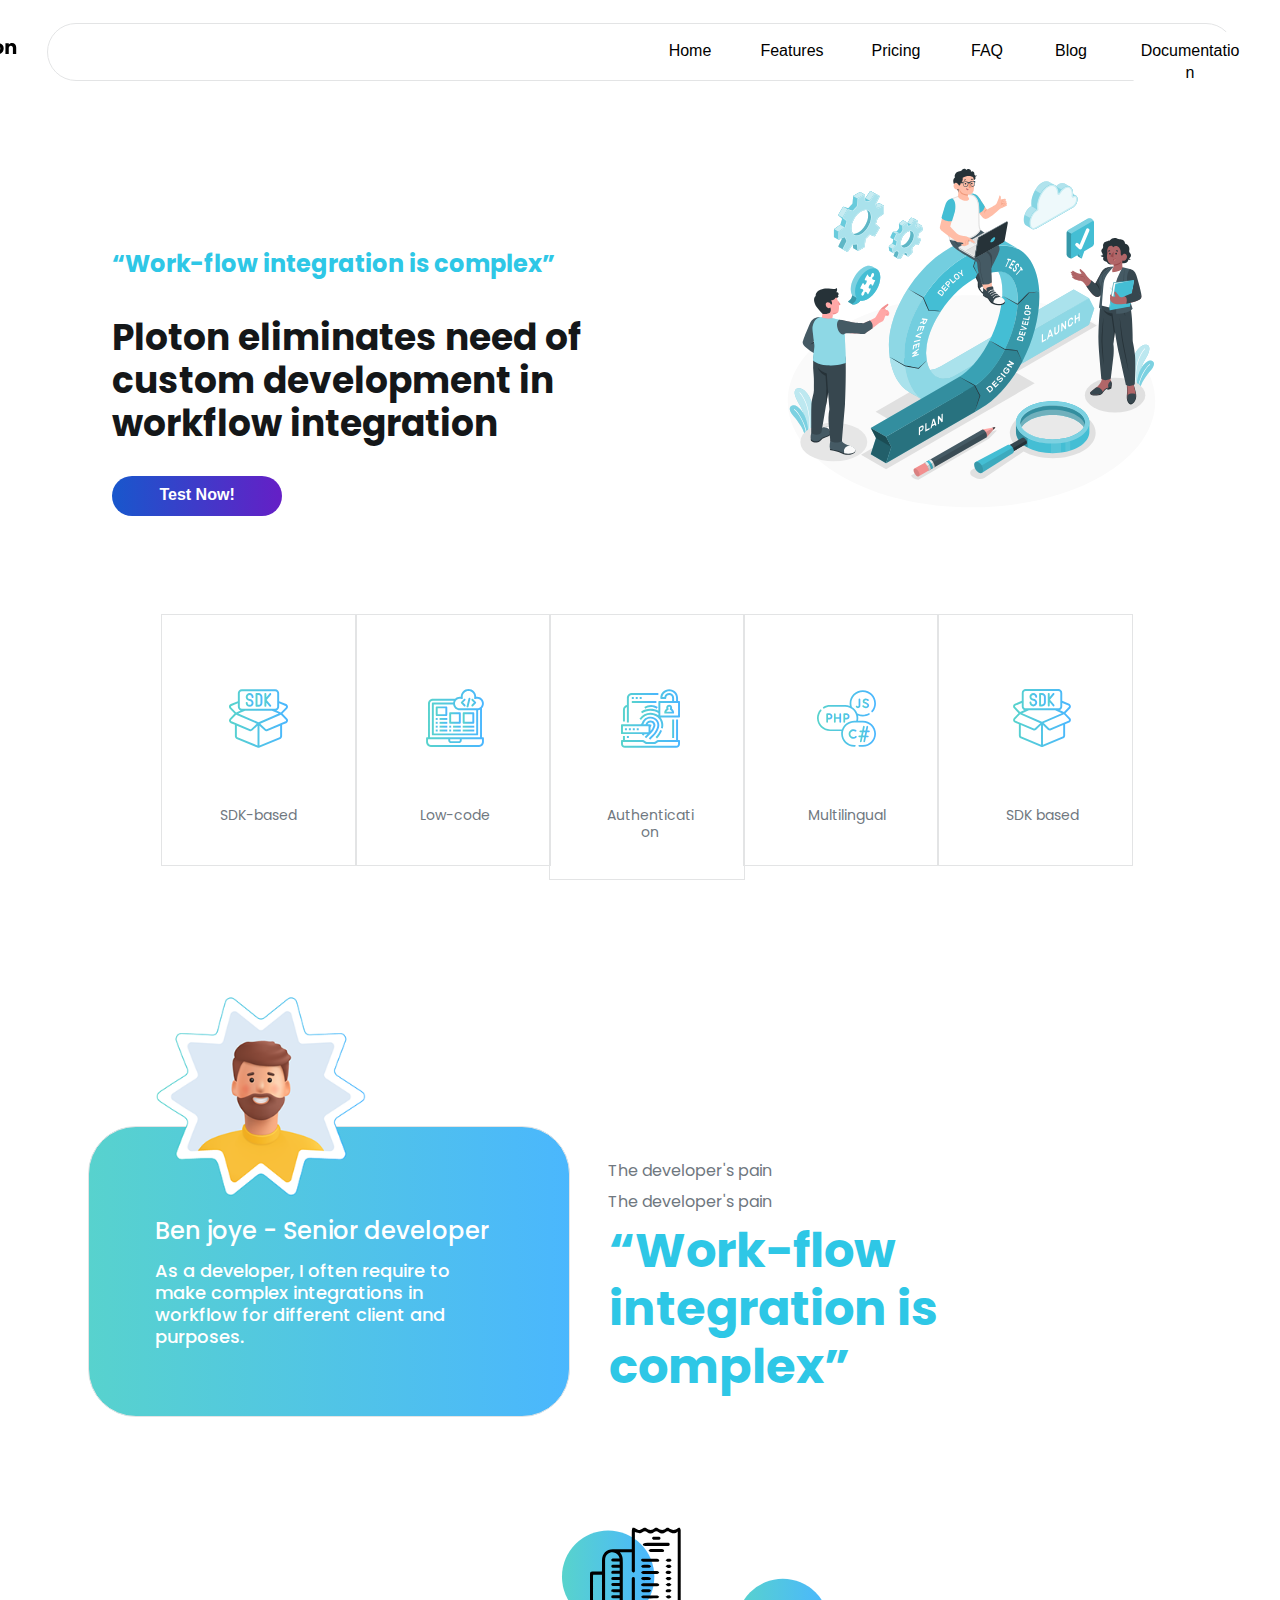
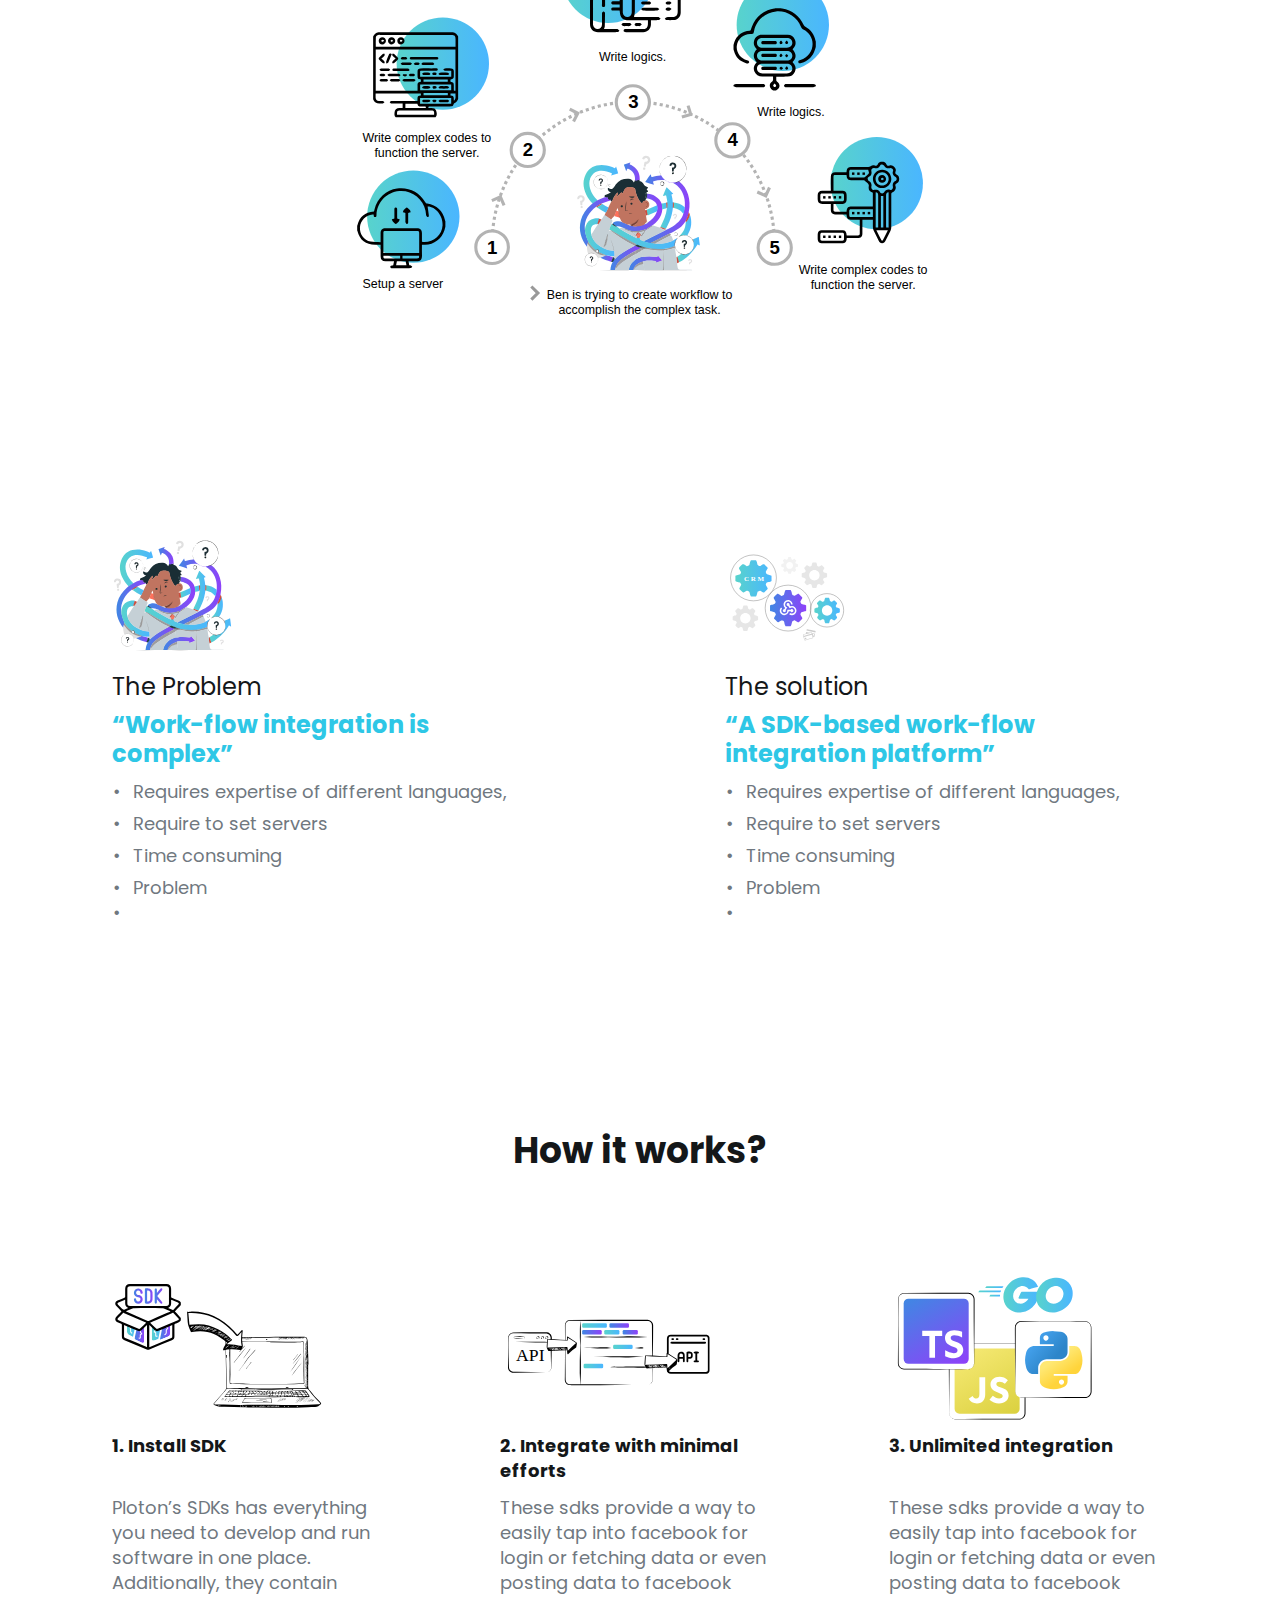
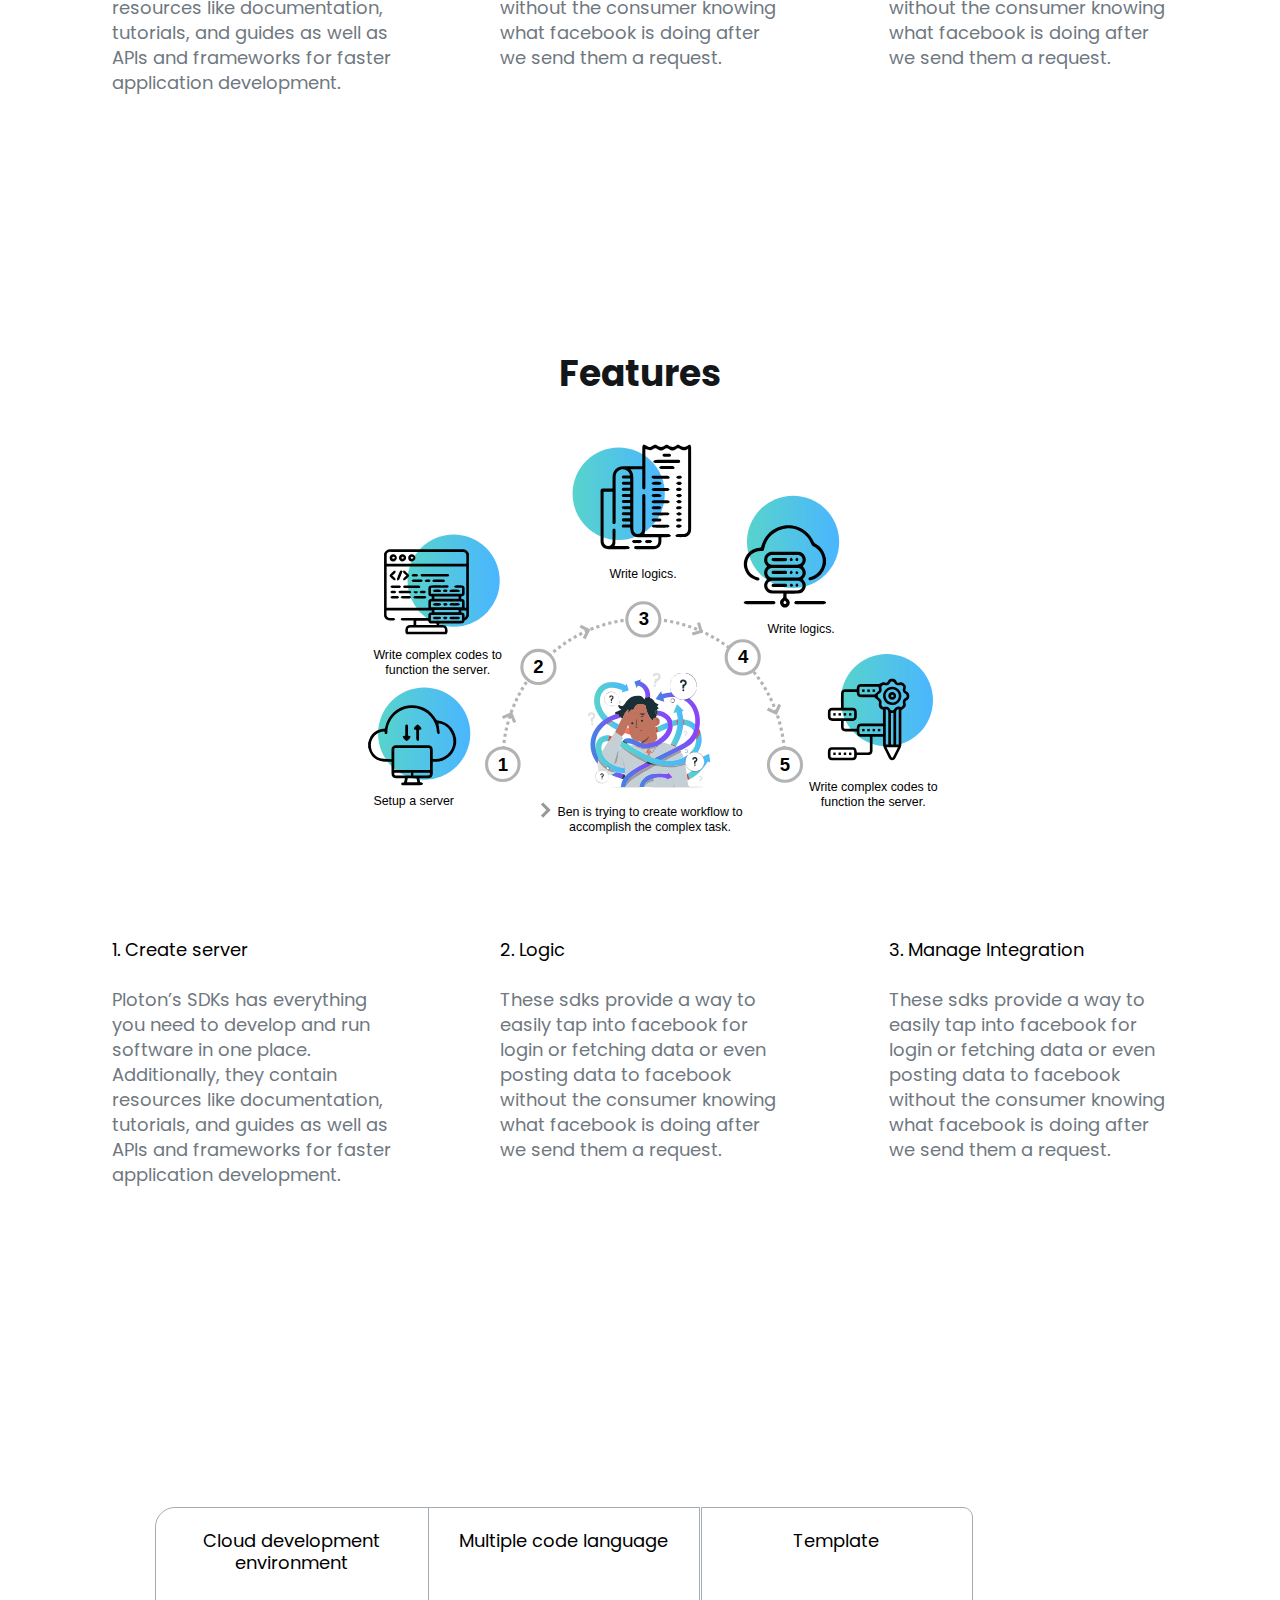
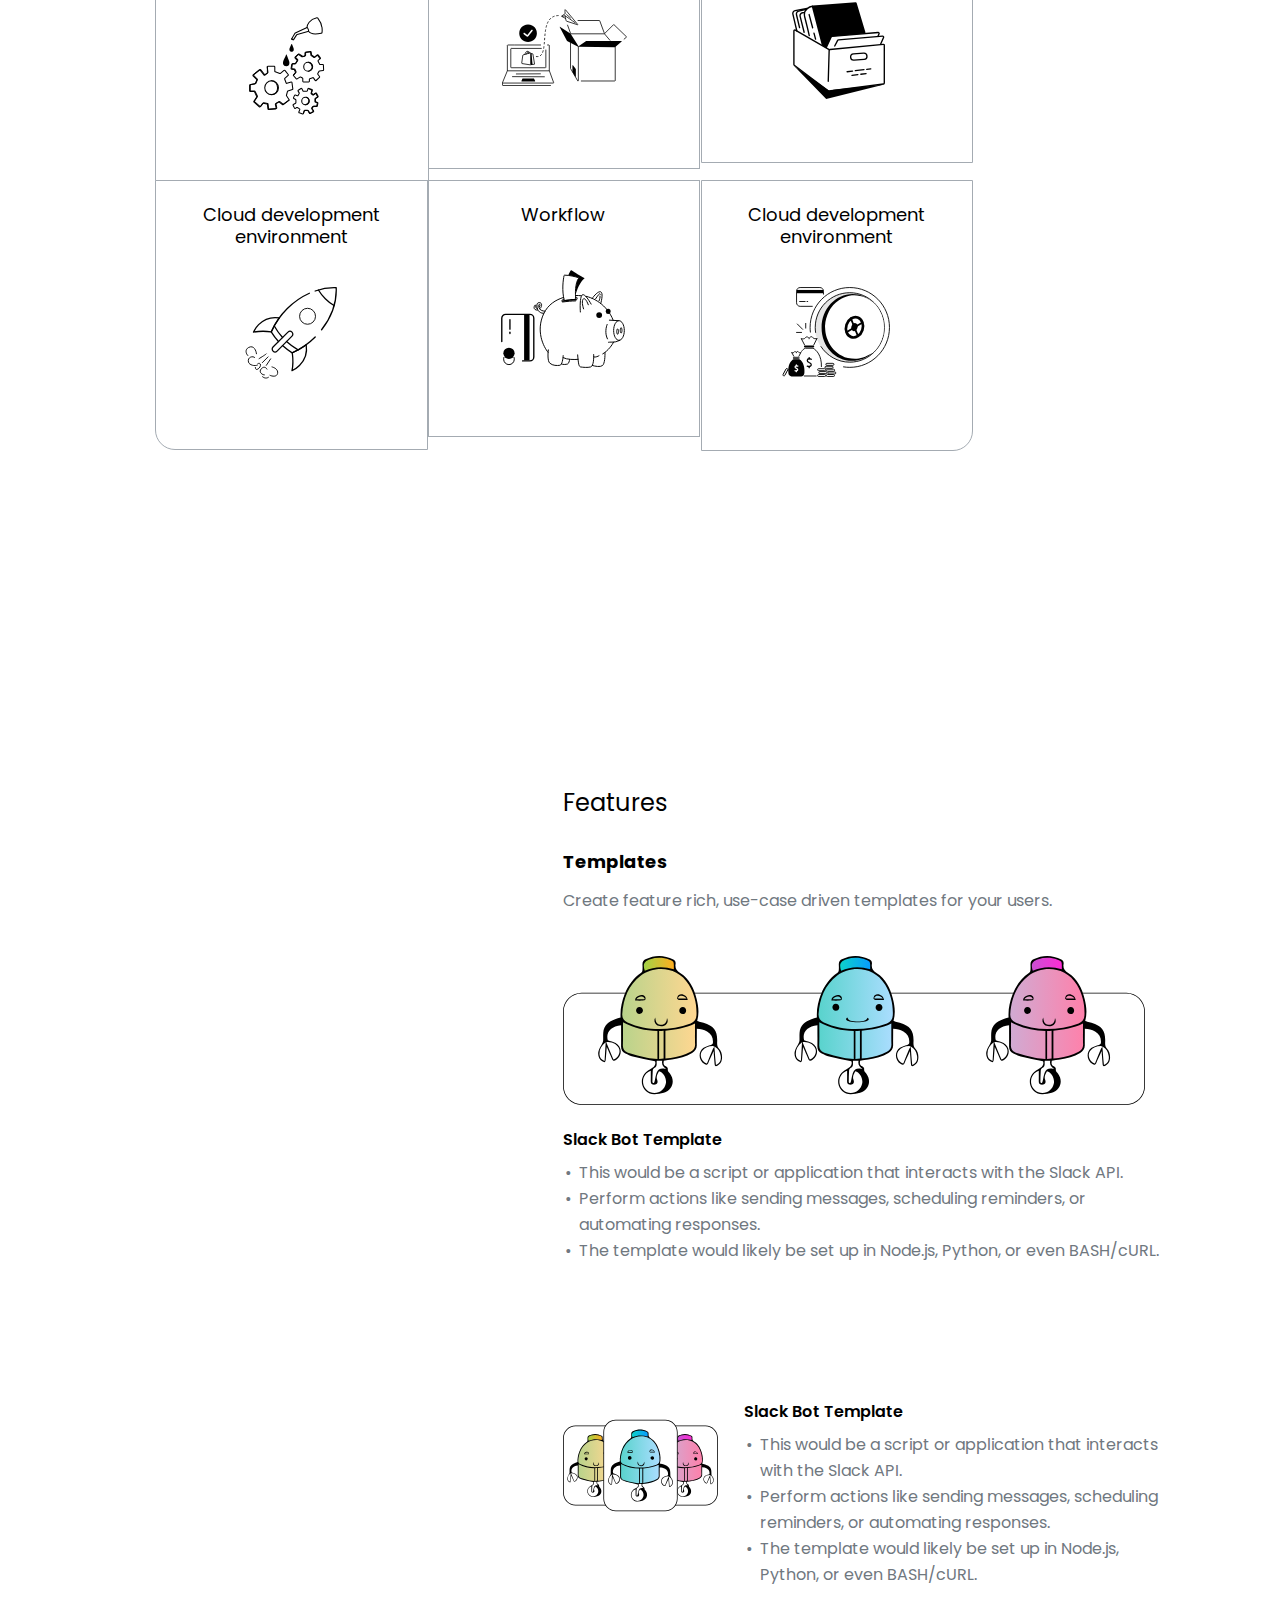
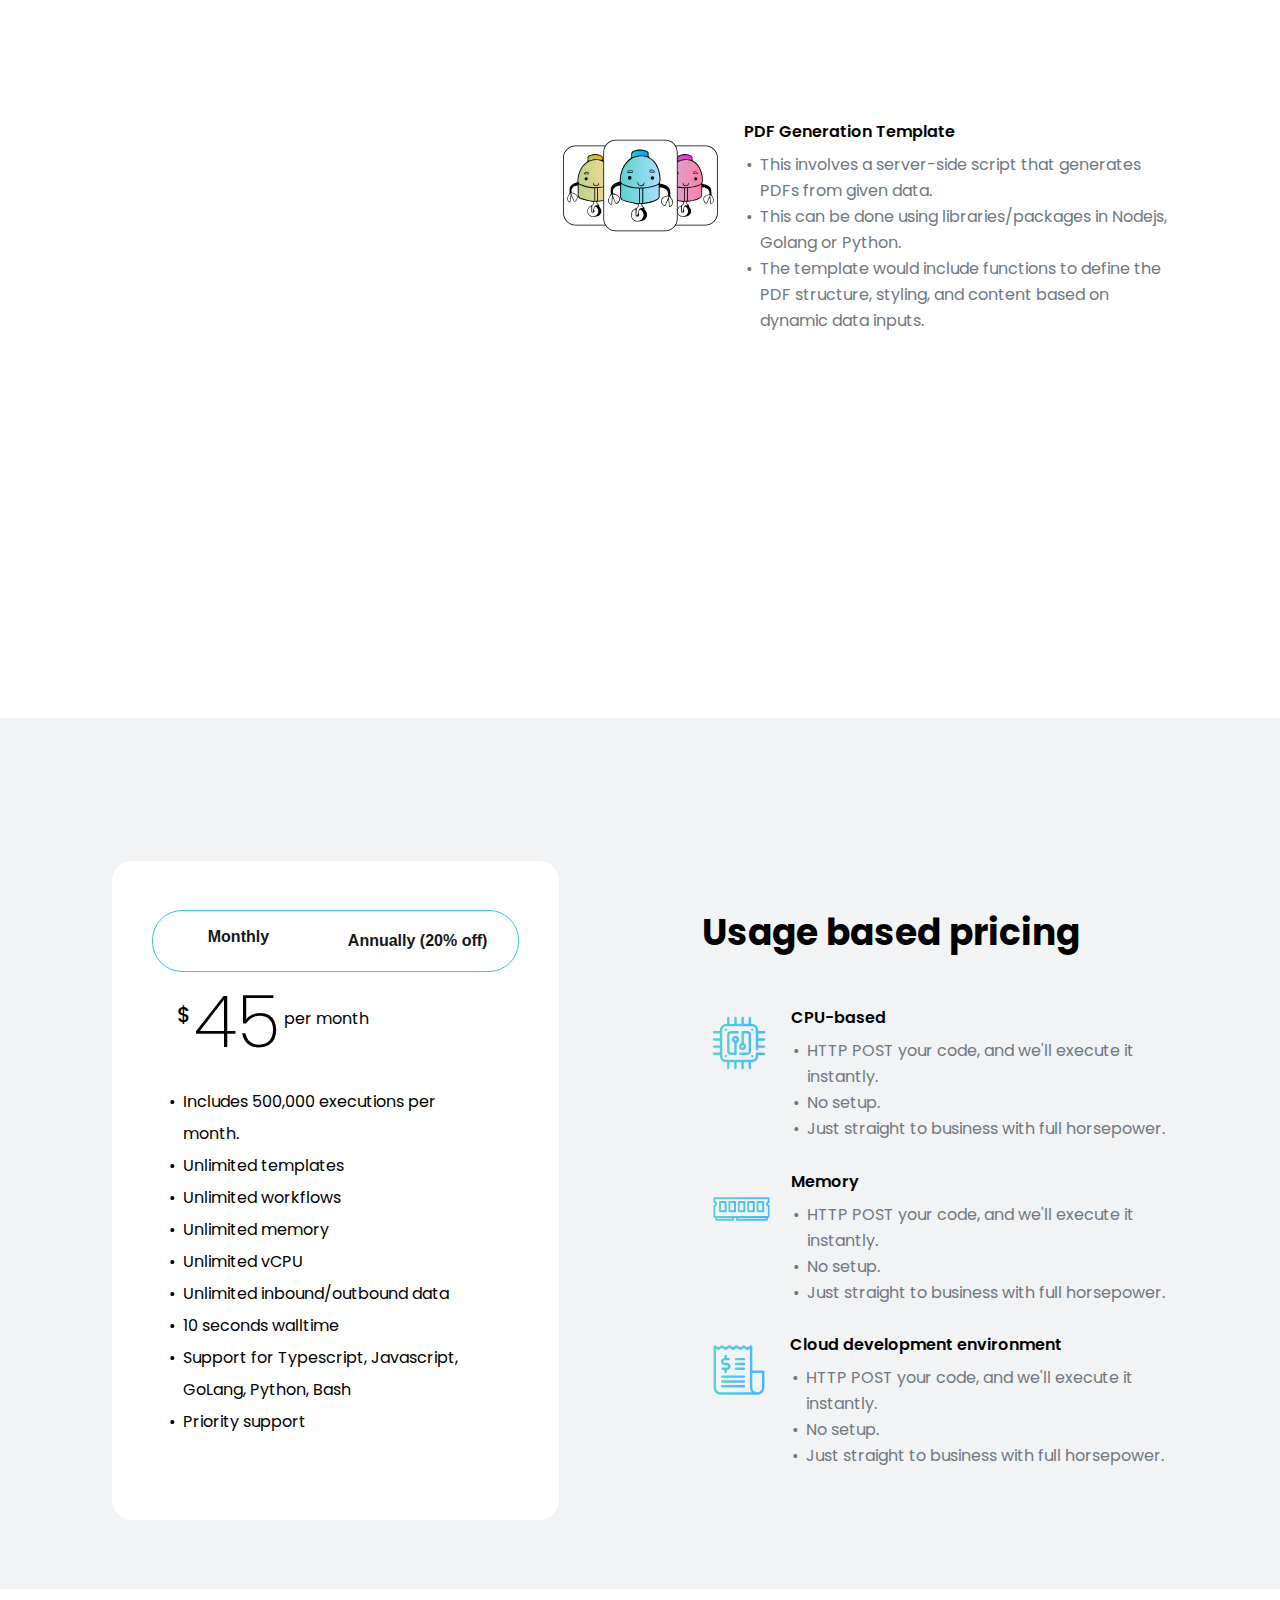
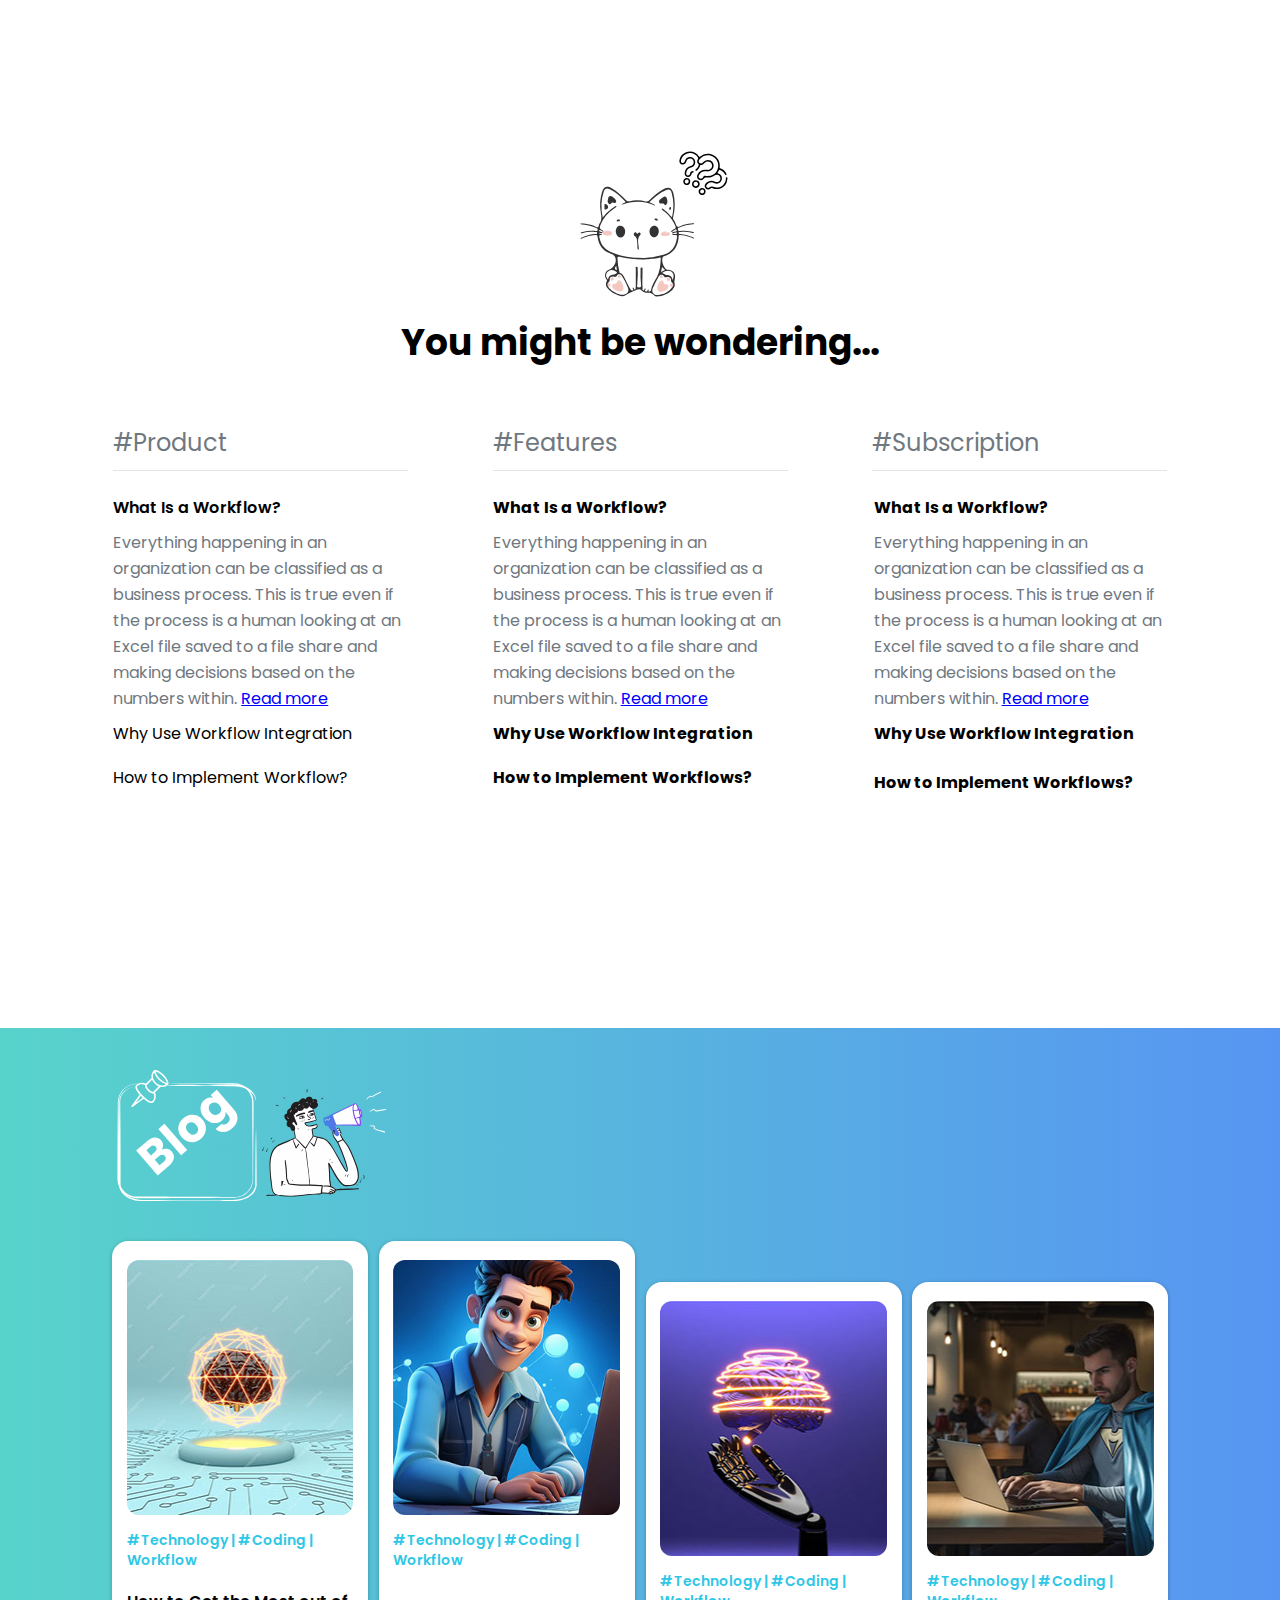
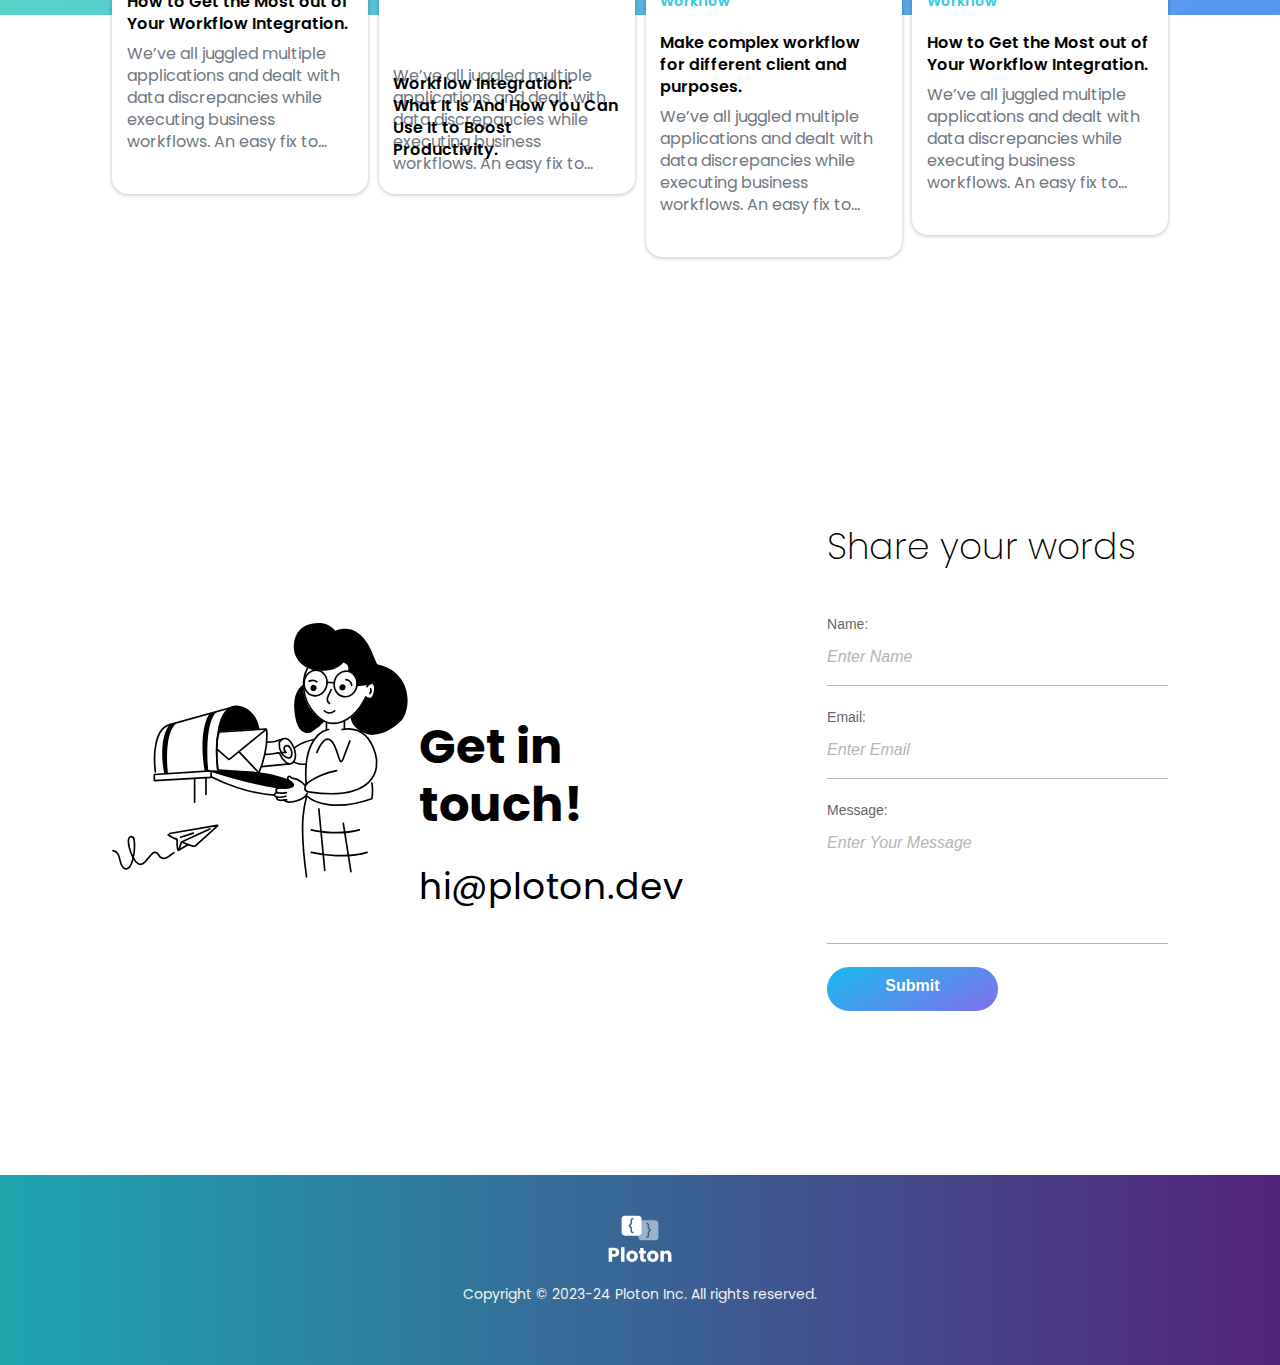
<file: ploton---op-4.html>
<!DOCTYPE html>
<html class="nojs html css_verticalspacer" lang="en-US">
 <head>

  <meta http-equiv="Content-type" content="text/html;charset=UTF-8"/>
  <meta name="description" content="Ploton is a multilingual low-code runtime platform that facilitates workflow automation using API keys."/>
  <meta name="keywords" content="Ploton, low-code, runtime, workflow, API, typescript, go, python, bash"/>
  <meta name="generator" content="2018.1.1.386"/>
  <meta name="viewport" content="width=device-width, initial-scale=1.0"/>
  
  <script type="text/javascript">
   // Update the 'nojs'/'js' class on the html node
document.documentElement.className = document.documentElement.className.replace(/\bnojs\b/g, 'js');

// Check that all required assets are uploaded and up-to-date
if(typeof Muse == "undefined") window.Muse = {}; window.Muse.assets = {"required":["museutils.js", "museconfig.js", "jquery.musepolyfill.bgsize.js", "jquery.watch.js", "webpro.js", "musewpdisclosure.js", "require.js", "ploton---op-4.css"], "outOfDate":[]};
</script>
  
  <link rel="shortcut icon" href="images/favicon.ico?crc=160826886"/>
  <title>Ploton - OP-4</title>
  <!-- CSS -->
  <link rel="stylesheet" type="text/css" href="css/site_global.css?crc=444006867"/>
  <link rel="stylesheet" type="text/css" href="css/ploton---op-4.css?crc=450056359" id="pagesheet"/>
    <!--/*

*/
-->
 </head>
 <body>

  <div class="clearfix borderbox" id="page"><!-- group -->
   <div class="clearfix grpelem" id="pppu4942-4"><!-- column -->
    <div class="clearfix colelem" id="ppu4942-4"><!-- group -->
     <div class="clearfix grpelem" id="pu4942-4"><!-- column -->
      <div class="clearfix colelem" id="u4942-4"><!-- content -->
       <p>“Work-flow integration is complex”</p>
      </div>
      <div class="clearfix colelem" id="u5001-4"><!-- content -->
       <p>Ploton eliminates need of custom development in workflow integration</p>
      </div>
      <div class="gradient rounded-corners clearfix colelem" id="u5069-4"><!-- content -->
       <div id="u5069-3">
        <p>Test Now!</p>
       </div>
      </div>
     </div>
     <div class="clip_frame grpelem" id="u5042"><!-- svg -->
      <img class="svg svg_mar" id="u5043" src="images/agile-method-amico.svg?crc=446001184" onload="this.style.height=(this.offsetWidth*486/486)+'px'" alt="" data-mu-svgfallback="images/agile%20method-amico_poster_.png?crc=4268545596" data-heightwidthratio="1" data-image-width="486" data-image-height="486"/>
     </div>
    </div>
    <div class="clearfix colelem" id="pu5200"><!-- group -->
     <div class="clearfix grpelem" id="u5200"><!-- column -->
      <div class="museBGSize rounded-corners colelem" id="u4984"><!-- simple frame --></div>
      <div class="clearfix colelem" id="u4966-4"><!-- content -->
       <p>SDK-based</p>
      </div>
     </div>
     <div class="clearfix grpelem" id="u5203"><!-- column -->
      <div class="museBGSize rounded-corners colelem" id="u5079"><!-- simple frame --></div>
      <div class="clearfix colelem" id="u5035-4"><!-- content -->
       <p>Low-code</p>
      </div>
     </div>
     <div class="clearfix grpelem" id="u5206"><!-- column -->
      <div class="museBGSize rounded-corners colelem" id="u4957"><!-- simple frame --></div>
      <div class="clearfix colelem" id="u4927-4"><!-- content -->
       <p>Authentication</p>
      </div>
     </div>
     <div class="clearfix grpelem" id="u5209"><!-- column -->
      <div class="museBGSize rounded-corners colelem" id="u4986"><!-- simple frame --></div>
      <div class="clearfix colelem" id="u4931-4"><!-- content -->
       <p>Multilingual</p>
      </div>
     </div>
     <div class="clearfix grpelem" id="u5212"><!-- column -->
      <div class="museBGSize rounded-corners colelem" id="u5031"><!-- simple frame --></div>
      <div class="clearfix colelem" id="u4925-4"><!-- content -->
       <p>SDK based</p>
      </div>
     </div>
    </div>
    <div class="clearfix colelem" id="pu4958"><!-- group -->
     <div class="museBGSize rounded-corners clearfix grpelem" id="u4958"><!-- column -->
      <div class="position_content" id="u4958_position_content">
       <div class="clip_frame colelem" id="u4982"><!-- image -->
        <img class="block" id="u4982_img" src="images/persona_avator.png?crc=58160323" data-hidpi-src="images/persona_avator_2x.png?crc=152038184" alt="" data-heightwidthratio="1" data-image-width="272" data-image-height="272"/>
       </div>
       <div class="clearfix colelem" id="u4961-4"><!-- content -->
        <p>Ben joye - Senior developer</p>
       </div>
       <div class="clearfix colelem" id="u4910-4"><!-- content -->
        <p>As a developer, I often require to make complex integrations in workflow for different client and purposes.</p>
       </div>
      </div>
     </div>
     <div class="clearfix grpelem" id="pu4963-4"><!-- column -->
      <div class="clearfix colelem" id="u4963-4"><!-- content -->
       <p>The developer's pain</p>
      </div>
      <div class="clearfix colelem" id="u5072-4"><!-- content -->
       <p>The developer's pain</p>
      </div>
      <div class="clearfix colelem" id="u5098-4"><!-- content -->
       <p>“Work-flow integration is complex”</p>
      </div>
     </div>
    </div>
    <div class="clip_frame colelem" id="u4990"><!-- svg -->
     <img class="svg svg_mar" id="u4991" src="images/the_problem_illusata4tr-4654645-01.svg?crc=456615635" onload="this.style.height=(this.offsetWidth*600/800)+'px'" alt="" data-mu-svgfallback="images/the_problem_illusata4tr%204654645-01_poster_.png?crc=512939561" data-heightwidthratio="0.75" data-image-width="800" data-image-height="600"/>
    </div>
    <div class="clearfix colelem" id="pu5067"><!-- group -->
     <div class="clip_frame grpelem" id="u5067"><!-- svg -->
      <img class="svg svg_mar" id="u5068" src="images/the_problem_art.svg?crc=112687109" onload="this.style.height=(this.offsetWidth*160/160)+'px'" alt="" data-mu-svgfallback="images/the_problem_art_poster_.png?crc=3852990206" data-heightwidthratio="1" data-image-width="160" data-image-height="160"/>
     </div>
     <div class="clip_frame grpelem" id="u4948"><!-- svg -->
      <img class="svg svg_mar" id="u4949" src="images/the_solution_art.svg?crc=163512297" onload="this.style.height=(this.offsetWidth*160/160)+'px'" alt="" data-mu-svgfallback="images/the_solution_art_poster_.png?crc=54205390" data-heightwidthratio="1" data-image-width="160" data-image-height="160"/>
     </div>
    </div>
    <div class="clearfix colelem" id="pu4993-4"><!-- group -->
     <div class="clearfix grpelem" id="u4993-4"><!-- content -->
      <p>The Problem</p>
     </div>
     <div class="clearfix grpelem" id="u4951-4"><!-- content -->
      <p>The solution</p>
     </div>
    </div>
    <div class="clearfix colelem" id="ppu4997-4"><!-- group -->
     <div class="clearfix grpelem" id="pu4997-4"><!-- column -->
      <div class="clearfix colelem" id="u4997-4"><!-- content -->
       <p>“Work-flow integration is complex”</p>
      </div>
      <div class="clearfix colelem" id="u5059-12"><!-- content -->
       <ul class="list0 nls-None" id="u5059-10">
        <li id="u5059-2">&nbsp;Requires expertise of different languages,</li>
        <li id="u5059-4">&nbsp;Require to set servers</li>
        <li id="u5059-6">&nbsp;Time consuming</li>
        <li id="u5059-8">&nbsp;Problem</li>
        <li id="u5059-9">&nbsp;</li>
       </ul>
      </div>
     </div>
     <div class="clearfix grpelem" id="pu5022-4"><!-- column -->
      <div class="clearfix colelem" id="u5022-4"><!-- content -->
       <p>“A SDK-based work-flow integration platform”</p>
      </div>
      <div class="clearfix colelem" id="u4959-12"><!-- content -->
       <ul class="list0 nls-None" id="u4959-10">
        <li id="u4959-2">&nbsp;Requires expertise of different languages,</li>
        <li id="u4959-4">&nbsp;Require to set servers</li>
        <li id="u4959-6">&nbsp;Time consuming</li>
        <li id="u4959-8">&nbsp;Problem</li>
        <li id="u4959-9">&nbsp;</li>
       </ul>
      </div>
     </div>
    </div>
    <div class="clearfix colelem" id="u5095-4"><!-- content -->
     <p>How it works?</p>
    </div>
    <div class="clearfix colelem" id="pu5070"><!-- group -->
     <div class="clip_frame grpelem" id="u5070"><!-- svg -->
      <img class="svg svg_mar" id="u5071" src="images/how_it_works_1.svg?crc=139961967" onload="this.style.height=(this.offsetWidth*186.66666666666663/280)+'px'" alt="" data-mu-svgfallback="images/how_it_works_1_poster_.png?crc=442494812" data-heightwidthratio="0.6678571428571428" data-image-width="280" data-image-height="187"/>
     </div>
     <div class="clip_frame grpelem" id="u4940"><!-- svg -->
      <img class="svg svg_mar" id="u4941" src="images/how_it_works_2.svg?crc=278398998" onload="this.style.height=(this.offsetWidth*186.66666666666663/280)+'px'" alt="" data-mu-svgfallback="images/how_it_works_2_poster_.png?crc=3889302800" data-heightwidthratio="0.6678571428571428" data-image-width="280" data-image-height="187"/>
     </div>
     <div class="clip_frame grpelem" id="u5049"><!-- svg -->
      <img class="svg svg_mar" id="u5050" src="images/how_it_works_3.svg?crc=3859686310" onload="this.style.height=(this.offsetWidth*186.66666666666663/280)+'px'" alt="" data-mu-svgfallback="images/how_it_works_3_poster_.png?crc=4134749223" data-heightwidthratio="0.6678571428571428" data-image-width="280" data-image-height="187"/>
     </div>
    </div>
    <div class="clearfix colelem" id="pu4968-4"><!-- group -->
     <div class="clearfix grpelem" id="u4968-4"><!-- content -->
      <p>1. Install SDK</p>
     </div>
     <div class="clearfix grpelem" id="u4965-4"><!-- content -->
      <p>2. Integrate with minimal efforts</p>
     </div>
     <div class="clearfix grpelem" id="u4945-4"><!-- content -->
      <p>3. Unlimited integration</p>
     </div>
    </div>
    <div class="clearfix colelem" id="pu5037-4"><!-- group -->
     <div class="clearfix grpelem" id="u5037-4"><!-- content -->
      <p>Ploton’s SDKs has everything you need to develop and run software in one place. Additionally, they contain resources like documentation, tutorials, and guides as well as APIs and frameworks for faster application development.</p>
     </div>
     <div class="clearfix grpelem" id="u4909-4"><!-- content -->
      <p>These sdks provide a way to easily tap into facebook for login or fetching data or even posting data to facebook without the consumer knowing what facebook is doing after we send them a request.</p>
     </div>
     <div class="clearfix grpelem" id="u5061-4"><!-- content -->
      <p>These sdks provide a way to easily tap into facebook for login or fetching data or even posting data to facebook without the consumer knowing what facebook is doing after we send them a request.</p>
     </div>
    </div>
    <div class="clearfix colelem" id="u4944-4"><!-- content -->
     <p>Features</p>
    </div>
    <div class="clip_frame colelem" id="u5074"><!-- svg -->
     <img class="svg svg_mar" id="u5075" src="images/the_problem_illusata4tr-4654645-01.svg?crc=456615635" onload="this.style.height=(this.offsetWidth*600/800)+'px'" alt="" data-mu-svgfallback="images/the_problem_illusata4tr%204654645-01_poster_.png?crc=512939561" data-heightwidthratio="0.75" data-image-width="800" data-image-height="600"/>
    </div>
    <div class="clearfix colelem" id="pu4985-4"><!-- group -->
     <div class="clearfix grpelem" id="u4985-4"><!-- content -->
      <p>1. Create server</p>
     </div>
     <div class="clearfix grpelem" id="u4939-4"><!-- content -->
      <p>2. Logic</p>
     </div>
     <div class="clearfix grpelem" id="u5060-4"><!-- content -->
      <p>3. Manage Integration</p>
     </div>
    </div>
    <div class="clearfix colelem" id="pu5036-4"><!-- group -->
     <div class="clearfix grpelem" id="u5036-4"><!-- content -->
      <p>Ploton’s SDKs has everything you need to develop and run software in one place. Additionally, they contain resources like documentation, tutorials, and guides as well as APIs and frameworks for faster application development.</p>
     </div>
     <div class="clearfix grpelem" id="u5062-4"><!-- content -->
      <p>These sdks provide a way to easily tap into facebook for login or fetching data or even posting data to facebook without the consumer knowing what facebook is doing after we send them a request.</p>
     </div>
     <div class="clearfix grpelem" id="u5056-4"><!-- content -->
      <p>These sdks provide a way to easily tap into facebook for login or fetching data or even posting data to facebook without the consumer knowing what facebook is doing after we send them a request.</p>
     </div>
    </div>
    <div class="clearfix colelem" id="pu5126"><!-- group -->
     <div class="rgba-background rounded-corners clearfix grpelem" id="u5126"><!-- column -->
      <div class="clearfix colelem" id="u5065-4"><!-- content -->
       <p>Cloud development environment</p>
      </div>
      <div class="clip_frame colelem" id="u5077"><!-- svg -->
       <img class="svg" id="u5078" src="images/ec-improve-conversion-rate.svg?crc=3942477079" alt="" data-mu-svgfallback="images/ec-improve-conversion-rate_poster_.png?crc=4125604239" data-heightwidthratio="1.2777777777777777" data-image-width="108" data-image-height="138"/>
      </div>
     </div>
     <div class="rgba-background rounded-corners clearfix grpelem" id="u5117"><!-- column -->
      <div class="clearfix colelem" id="u5094-4"><!-- content -->
       <p>Template</p>
      </div>
      <div class="clip_frame colelem" id="u5044"><!-- svg -->
       <img class="svg" id="u5045" src="images/ec-archive.svg?crc=3994804622" alt="" data-mu-svgfallback="images/ec-archive_poster_.png?crc=476224573" data-heightwidthratio="1.05" data-image-width="120" data-image-height="126"/>
      </div>
     </div>
     <div class="rgba-background clearfix grpelem" id="u5127"><!-- column -->
      <div class="clearfix colelem" id="u4960-4"><!-- content -->
       <p>Multiple code language</p>
      </div>
      <div class="clip_frame colelem" id="u4935"><!-- svg -->
       <img class="svg" id="u4936" src="images/ec-order-placed.svg?crc=3861192802" alt="" data-mu-svgfallback="images/ec-order-placed_poster_.png?crc=3939191409" data-heightwidthratio="0.63125" data-image-width="160" data-image-height="101"/>
      </div>
     </div>
    </div>
    <div class="clearfix colelem" id="pu5125"><!-- group -->
     <div class="rgba-background rounded-corners clearfix grpelem" id="u5125"><!-- column -->
      <div class="clearfix colelem" id="u4967-4"><!-- content -->
       <p>Cloud development environment</p>
      </div>
      <div class="clip_frame colelem" id="u4994"><!-- svg -->
       <img class="svg" id="u4995" src="images/ec-badge-reward-1.svg?crc=3760365588" alt="" data-mu-svgfallback="images/ec-badge-reward-1_poster_.png?crc=4189917885" data-heightwidthratio="1" data-image-width="120" data-image-height="120"/>
      </div>
     </div>
     <div class="rgba-background clearfix grpelem" id="u5123"><!-- column -->
      <div class="clearfix colelem" id="u4926-4"><!-- content -->
       <p>Workflow</p>
      </div>
      <div class="clip_frame colelem" id="u5027"><!-- svg -->
       <img class="svg" id="u5028" src="images/ec-free-deposit.svg?crc=4071902801" alt="" data-mu-svgfallback="images/ec-free-deposit_poster_.png?crc=68959038" data-heightwidthratio="0.7875" data-image-width="160" data-image-height="126"/>
      </div>
     </div>
     <div class="rgba-background rounded-corners clearfix grpelem" id="u5116"><!-- column -->
      <div class="clearfix colelem" id="u5039-4"><!-- content -->
       <p>Cloud development environment</p>
      </div>
      <div class="clip_frame colelem" id="u4907"><!-- svg -->
       <img class="svg" id="u4908" src="images/ec-save-money.svg?crc=4180286597" alt="" data-mu-svgfallback="images/ec-save-money_poster_.png?crc=392548278" data-heightwidthratio="0.8285714285714286" data-image-width="140" data-image-height="116"/>
      </div>
     </div>
    </div>
    <div class="clearfix colelem" id="u4906-4"><!-- content -->
     <p>Features</p>
    </div>
    <div class="clearfix colelem" id="u5058-4"><!-- content -->
     <p>Templates</p>
    </div>
    <div class="clearfix colelem" id="u4956-4"><!-- content -->
     <p>Create feature rich, use-case driven templates for your users.</p>
    </div>
    <div class="clip_frame colelem" id="u4987"><!-- svg -->
     <img class="svg svg_mar" id="u4988" src="images/untitled-134656-01.svg?crc=80776553" onload="this.style.height=(this.offsetWidth*200/750)+'px'" alt="" data-mu-svgfallback="images/untitled-134656-01_poster_.png?crc=417361844" data-heightwidthratio="0.26666666666666666" data-image-width="750" data-image-height="200"/>
    </div>
    <div class="clearfix colelem" id="u5046-4"><!-- content -->
     <p>Slack Bot Template</p>
    </div>
    <div class="clearfix colelem" id="u5057-9"><!-- content -->
     <ul class="list0 nls-None" id="u5057-7">
      <li>This would be a script or application that interacts with the Slack API.</li>
      <li>Perform actions like sending messages, scheduling reminders, or automating responses.</li>
      <li>The template would likely be set up in Node.js, Python, or even BASH/cURL.</li>
     </ul>
    </div>
    <div class="clearfix colelem" id="pu5096"><!-- group -->
     <div class="clip_frame grpelem" id="u5096"><!-- svg -->
      <img class="svg svg_mar" id="u5097" src="images/untitle456d-1-02.svg?crc=4273038665" onload="this.style.height=(this.offsetWidth*200/200)+'px'" alt="" data-mu-svgfallback="images/untitle456d-1-02_poster_.png?crc=80955976" data-heightwidthratio="1" data-image-width="200" data-image-height="200"/>
     </div>
     <div class="clearfix grpelem" id="pu5041-4"><!-- column -->
      <div class="clearfix colelem" id="u5041-4"><!-- content -->
       <p>Slack Bot Template</p>
      </div>
      <div class="clearfix colelem" id="u5053-9"><!-- content -->
       <ul class="list0 nls-None" id="u5053-7">
        <li>This would be a script or application that interacts with the Slack API.</li>
        <li>Perform actions like sending messages, scheduling reminders, or automating responses.</li>
        <li>The template would likely be set up in Node.js, Python, or even BASH/cURL.</li>
       </ul>
      </div>
     </div>
    </div>
    <div class="clearfix colelem" id="pu4928"><!-- group -->
     <div class="clip_frame grpelem" id="u4928"><!-- svg -->
      <img class="svg svg_mar" id="u4929" src="images/untitle456d-1-02.svg?crc=4273038665" onload="this.style.height=(this.offsetWidth*200/200)+'px'" alt="" data-mu-svgfallback="images/untitle456d-1-02_poster_.png?crc=80955976" data-heightwidthratio="1" data-image-width="200" data-image-height="200"/>
     </div>
     <div class="clearfix grpelem" id="pu5034-4"><!-- column -->
      <div class="clearfix colelem" id="u5034-4"><!-- content -->
       <p>PDF Generation Template</p>
      </div>
      <div class="clearfix colelem" id="u4930-9"><!-- content -->
       <ul class="list0 nls-None" id="u4930-7">
        <li>This involves a server-side script that generates PDFs from given data.</li>
        <li>This can be done using libraries/packages in Nodejs, Golang or Python.</li>
        <li>The template would include functions to define the PDF structure, styling, and content based on dynamic data inputs.</li>
       </ul>
      </div>
     </div>
    </div>
    <div class="browser_width colelem" id="u5112-bw">
     <div id="u5112"><!-- group -->
      <div class="clearfix" id="u5112_align_to_page">
       <div class="rounded-corners clearfix grpelem" id="u5124"><!-- column -->
        <div class="rounded-corners clearfix colelem" id="u5048"><!-- group -->
         <a class="nonblock nontext rounded-corners clearfix grpelem" id="u5054-4" href="ploton---op-2.html"><!-- content --><div id="u5054-3"><p>Monthly</p></div></a>
         <div class="rounded-corners clearfix grpelem" id="u5073-4"><!-- content -->
          <div id="u5073-3">
           <p>Annually (20% off)</p>
          </div>
         </div>
        </div>
        <div class="clearfix colelem" id="pu5066-4"><!-- group -->
         <div class="clearfix grpelem" id="u5066-4"><!-- content -->
          <p>$</p>
         </div>
         <div class="clearfix grpelem" id="u5040-4"><!-- content -->
          <p>45</p>
         </div>
         <div class="clearfix grpelem" id="u5076-4"><!-- content -->
          <p>per month</p>
         </div>
        </div>
        <div class="clearfix colelem" id="u4989-21"><!-- content -->
         <ul class="list0 nls-None" id="u4989-19">
          <li>Includes 500,000 executions per month.</li>
          <li>Unlimited templates</li>
          <li>Unlimited workflows</li>
          <li>Unlimited memory</li>
          <li>Unlimited vCPU</li>
          <li>Unlimited inbound/outbound data</li>
          <li>10 seconds walltime</li>
          <li>Support for Typescript, Javascript, GoLang, Python, Bash</li>
          <li>Priority support</li>
         </ul>
        </div>
       </div>
       <div class="clearfix grpelem" id="pu5047-4"><!-- column -->
        <div class="clearfix colelem" id="u5047-4"><!-- content -->
         <p>Usage based pricing</p>
        </div>
        <div class="clearfix colelem" id="u5118"><!-- group -->
         <div class="clip_frame grpelem" id="u4932"><!-- svg -->
          <img class="svg svg_mar" id="u4933" src="images/cpu_icon.svg?crc=106602928" onload="this.style.height=(this.offsetWidth*90/90)+'px'" alt="" data-mu-svgfallback="images/cpu_icon_poster_.png?crc=201198860" data-heightwidthratio="1" data-image-width="90" data-image-height="90"/>
         </div>
         <div class="clearfix grpelem" id="pu5052-4"><!-- column -->
          <div class="clearfix colelem" id="u5052-4"><!-- content -->
           <p>CPU-based</p>
          </div>
          <div class="clearfix colelem" id="u5023-9"><!-- content -->
           <ul class="list0 nls-None" id="u5023-7">
            <li>HTTP POST your code, and we'll execute it instantly.</li>
            <li>No setup.</li>
            <li>Just straight to business with full horsepower.</li>
           </ul>
          </div>
         </div>
        </div>
        <div class="clearfix colelem" id="u5122"><!-- group -->
         <div class="clip_frame grpelem" id="u4952"><!-- svg -->
          <img class="svg svg_mar" id="u4953" src="images/ram_icon.svg?crc=4234659044" onload="this.style.height=(this.offsetWidth*96/96)+'px'" alt="" data-mu-svgfallback="images/ram_icon_poster_.png?crc=503528217" data-heightwidthratio="1" data-image-width="96" data-image-height="96"/>
         </div>
         <div class="clearfix grpelem" id="pu5021-4"><!-- column -->
          <div class="clearfix colelem" id="u5021-4"><!-- content -->
           <p>Memory</p>
          </div>
          <div class="clearfix colelem" id="u4992-9"><!-- content -->
           <ul class="list0 nls-None" id="u4992-7">
            <li>HTTP POST your code, and we'll execute it instantly.</li>
            <li>No setup.</li>
            <li>Just straight to business with full horsepower.</li>
           </ul>
          </div>
         </div>
        </div>
        <div class="clearfix colelem" id="u5120"><!-- group -->
         <div class="clip_frame grpelem" id="u4999"><!-- svg -->
          <img class="svg svg_mar" id="u5000" src="images/bill_icon.svg?crc=4246044141" onload="this.style.height=(this.offsetWidth*90/90)+'px'" alt="" data-mu-svgfallback="images/bill_icon_poster_.png?crc=4274310669" data-heightwidthratio="1" data-image-width="90" data-image-height="90"/>
         </div>
         <div class="clearfix grpelem" id="pu5029-4"><!-- column -->
          <div class="clearfix colelem" id="u5029-4"><!-- content -->
           <p>Cloud development environment</p>
          </div>
          <div class="clearfix colelem" id="u4998-9"><!-- content -->
           <ul class="list0 nls-None" id="u4998-7">
            <li>HTTP POST your code, and we'll execute it instantly.</li>
            <li>No setup.</li>
            <li>Just straight to business with full horsepower.</li>
           </ul>
          </div>
         </div>
        </div>
       </div>
      </div>
     </div>
    </div>
    <div class="clip_frame colelem" id="u5063"><!-- svg -->
     <img class="svg svg_mar" id="u5064" src="images/cat_question.svg?crc=296748821" onload="this.style.height=(this.offsetWidth*200/200)+'px'" alt="" data-mu-svgfallback="images/cat_question_poster_.png?crc=4172002194" data-heightwidthratio="1" data-image-width="200" data-image-height="200"/>
    </div>
    <div class="clearfix colelem" id="u5051-4"><!-- content -->
     <p>You might be wondering...</p>
    </div>
    <div class="clearfix colelem" id="pu5030-4"><!-- group -->
     <div class="clearfix grpelem" id="u5030-4"><!-- content -->
      <p>#Product</p>
     </div>
     <div class="clearfix grpelem" id="u5020-4"><!-- content -->
      <p>#Features</p>
     </div>
     <div class="clearfix grpelem" id="u4937-4"><!-- content -->
      <p>#Subscription</p>
     </div>
    </div>
    <div class="clearfix colelem" id="paccordionu5080"><!-- group -->
     <ul class="AccordionWidget clearfix grpelem" id="accordionu5080" data-visibility="changed" style="visibility:hidden"><!-- vertical box -->
      <li class="AccordionPanel clearfix colelem" id="u5081"><!-- vertical box --><div class="AccordionPanelTab borderbox clearfix colelem" id="u5084-4"><!-- content --><p>What Is a Workflow?</p></div><div class="AccordionPanelContent clearfix colelem" id="u5082"><!-- group --><div class="clearfix grpelem" id="u5083-6"><!-- content --><p>Everything happening in an organization can be classified as a business process. This is true even if the process is a human looking at an Excel file saved to a file share and making decisions based on the numbers within. <a class="nonblock" href="workflow.html">Read more</a></p></div></div></li>
      <li class="AccordionPanel clearfix colelem" id="u5085"><!-- vertical box --><div class="AccordionPanelTab borderbox clearfix colelem" id="u5086-4"><!-- content --><p>Why Use Workflow Integration</p></div><div class="AccordionPanelContent disn clearfix colelem" id="u5087"><!-- group --><div class="clearfix grpelem" id="u5088-6"><!-- content --><p>Everything happening in an organization can be classified as a business process. This is true even if the process is a human looking at an Excel file saved to a file share and making decisions based on the numbers within. <a class="nonblock" href="workflow.html">Read more</a></p></div></div></li>
      <li class="AccordionPanel clearfix colelem" id="u5089"><!-- vertical box --><div class="AccordionPanelTab borderbox clearfix colelem" id="u5092-4"><!-- content --><p>How to Implement Workflow?</p></div><div class="AccordionPanelContent disn clearfix colelem" id="u5090"><!-- group --><div class="clearfix grpelem" id="u5091-6"><!-- content --><p>Everything happening in an organization can be classified as a business process. This is true even if the process is a human looking at an Excel file saved to a file share and making decisions based on the numbers within. <a class="nonblock" href="workflow.html">Read more</a></p></div></div></li>
     </ul>
     <ul class="AccordionWidget clearfix grpelem" id="accordionu4969" data-visibility="changed" style="visibility:hidden"><!-- vertical box -->
      <li class="AccordionPanel clearfix colelem" id="u4978"><!-- vertical box --><div class="AccordionPanelTab borderbox clearfix colelem" id="u4981-4"><!-- content --><p>What Is a Workflow?</p></div><div class="AccordionPanelContent clearfix colelem" id="u4979"><!-- group --><div class="clearfix grpelem" id="u4980-6"><!-- content --><p>Everything happening in an organization can be classified as a business process. This is true even if the process is a human looking at an Excel file saved to a file share and making decisions based on the numbers within. <a class="nonblock" href="workflow.html">Read more</a></p></div></div></li>
      <li class="AccordionPanel clearfix colelem" id="u4970"><!-- vertical box --><div class="AccordionPanelTab borderbox clearfix colelem" id="u4973-4"><!-- content --><p>Why Use Workflow Integration</p></div><div class="AccordionPanelContent disn clearfix colelem" id="u4971"><!-- group --><div class="clearfix grpelem" id="u4972-6"><!-- content --><p>Everything happening in an organization can be classified as a business process. This is true even if the process is a human looking at an Excel file saved to a file share and making decisions based on the numbers within. <a class="nonblock" href="workflow.html">Read more</a></p></div></div></li>
      <li class="AccordionPanel clearfix colelem" id="u4974"><!-- vertical box --><div class="AccordionPanelTab borderbox clearfix colelem" id="u4977-4"><!-- content --><p>How to Implement Workflows?</p></div><div class="AccordionPanelContent disn clearfix colelem" id="u4975"><!-- group --><div class="clearfix grpelem" id="u4976-6"><!-- content --><p>Everything happening in an organization can be classified as a business process. This is true even if the process is a human looking at an Excel file saved to a file share and making decisions based on the numbers within. <a class="nonblock" href="workflow.html">Read more</a></p></div></div></li>
     </ul>
     <ul class="AccordionWidget clearfix grpelem" id="accordionu4911" data-visibility="changed" style="visibility:hidden"><!-- vertical box -->
      <li class="AccordionPanel clearfix colelem" id="u4920"><!-- vertical box --><div class="AccordionPanelTab borderbox clearfix colelem" id="u4923-4"><!-- content --><p>What Is a Workflow?</p></div><div class="AccordionPanelContent clearfix colelem" id="u4921"><!-- group --><div class="clearfix grpelem" id="u4922-6"><!-- content --><p>Everything happening in an organization can be classified as a business process. This is true even if the process is a human looking at an Excel file saved to a file share and making decisions based on the numbers within. <a class="nonblock" href="workflow.html">Read more</a></p></div></div></li>
      <li class="AccordionPanel clearfix colelem" id="u4916"><!-- vertical box --><div class="AccordionPanelTab borderbox clearfix colelem" id="u4919-4"><!-- content --><p>Why Use Workflow Integration</p></div><div class="AccordionPanelContent disn clearfix colelem" id="u4917"><!-- group --><div class="clearfix grpelem" id="u4918-6"><!-- content --><p>Everything happening in an organization can be classified as a business process. This is true even if the process is a human looking at an Excel file saved to a file share and making decisions based on the numbers within. <a class="nonblock" href="workflow.html">Read more</a></p></div></div></li>
      <li class="AccordionPanel clearfix colelem" id="u4912"><!-- vertical box --><div class="AccordionPanelTab borderbox clearfix colelem" id="u4915-4"><!-- content --><p>How to Implement Workflows?</p></div><div class="AccordionPanelContent disn clearfix colelem" id="u4913"><!-- group --><div class="clearfix grpelem" id="u4914-6"><!-- content --><p>Everything happening in an organization can be classified as a business process. This is true even if the process is a human looking at an Excel file saved to a file share and making decisions based on the numbers within. <a class="nonblock" href="workflow.html">Read more</a></p></div></div></li>
     </ul>
    </div>
    <div class="browser_width colelem" id="u5114-bw">
     <div class="gradient" id="u5114"><!-- group -->
      <div class="clearfix" id="u5114_align_to_page">
       <div class="clearfix grpelem" id="u5113"><!-- group -->
        <div class="clearfix grpelem" id="pu4946"><!-- column -->
         <div class="clip_frame colelem" id="u4946"><!-- svg -->
          <img class="svg svg_mar" id="u4947" src="images/blog_art.svg?crc=4195479892" onload="this.style.height=(this.offsetWidth*180/360)+'px'" alt="" data-mu-svgfallback="images/blog_art_poster_.png?crc=338421026" data-heightwidthratio="0.5" data-image-width="360" data-image-height="180"/>
         </div>
         <div class="clearfix colelem" id="pu5130"><!-- group -->
          <div class="shadow rounded-corners clearfix grpelem" id="u5130"><!-- column -->
           <div class="museBGSize rounded-corners colelem" id="u5131"><!-- simple frame --></div>
           <div class="clearfix colelem" id="u5024-4"><!-- content -->
            <p>#Technology | #Coding | Workflow</p>
           </div>
           <div class="clearfix colelem" id="u4954-4"><!-- content -->
            <p>How to Get the Most out of Your Workflow Integration.</p>
           </div>
           <div class="clearfix colelem" id="u5019-4"><!-- content -->
            <p>We’ve all juggled multiple applications and dealt with data discrepancies while executing business workflows. An easy fix to...</p>
           </div>
          </div>
          <div class="shadow rounded-corners clearfix grpelem" id="u5119"><!-- column -->
           <div class="museBGSize rounded-corners colelem" id="u5133"><!-- simple frame --></div>
           <div class="clearfix colelem" id="u4938-4"><!-- content -->
            <p>#Technology | #Coding | Workflow</p>
           </div>
           <div class="clearfix colelem" id="u4962-4"><!-- content -->
            <p>We’ve all juggled multiple applications and dealt with data discrepancies while executing business workflows. An easy fix to...</p>
           </div>
          </div>
         </div>
        </div>
        <div class="shadow rounded-corners clearfix grpelem" id="u5121"><!-- column -->
         <div class="museBGSize rounded-corners colelem" id="u5128"><!-- simple frame --></div>
         <div class="clearfix colelem" id="u5038-4"><!-- content -->
          <p>#Technology | #Coding | Workflow</p>
         </div>
         <div class="clearfix colelem" id="u4943-4"><!-- content -->
          <p>Make complex workflow for different client and purposes.</p>
         </div>
         <div class="clearfix colelem" id="u4934-4"><!-- content -->
          <p>We’ve all juggled multiple applications and dealt with data discrepancies while executing business workflows. An easy fix to...</p>
         </div>
        </div>
        <div class="shadow rounded-corners clearfix grpelem" id="u5129"><!-- column -->
         <div class="museBGSize rounded-corners colelem" id="u5132"><!-- simple frame --></div>
         <div class="clearfix colelem" id="u4950-4"><!-- content -->
          <p>#Technology | #Coding | Workflow</p>
         </div>
         <div class="clearfix colelem" id="u4964-4"><!-- content -->
          <p>How to Get the Most out of Your Workflow Integration.</p>
         </div>
         <div class="clearfix colelem" id="u5099-4"><!-- content -->
          <p>We’ve all juggled multiple applications and dealt with data discrepancies while executing business workflows. An easy fix to...</p>
         </div>
        </div>
       </div>
      </div>
     </div>
    </div>
    <div class="clearfix colelem" id="u4955-4"><!-- content -->
     <p>Workflow Integration: What It Is And How You Can Use It to Boost Productivity.</p>
    </div>
    <div class="clearfix colelem" id="u4905-4"><!-- content -->
     <p>Share your words</p>
    </div>
    <div class="clearfix colelem" id="pu5025"><!-- group -->
     <div class="clip_frame grpelem" id="u5025"><!-- svg -->
      <img class="svg" id="u5026" src="images/oc-full-mailbox.svg?crc=482275094" alt="" data-mu-svgfallback="images/oc-full-mailbox_poster_.png?crc=530420327" data-heightwidthratio="0.8434343434343434" data-image-width="396" data-image-height="334"/>
     </div>
     <div class="clearfix grpelem" id="pu5055-4"><!-- column -->
      <div class="clearfix colelem" id="u5055-4"><!-- content -->
       <p>Get in touch!</p>
      </div>
      <div class="clearfix colelem" id="u4924-4"><!-- content -->
       <p>hi@ploton.dev</p>
      </div>
     </div>
     <form class="form-grp clearfix grpelem" id="widgetu5002" method="post" enctype="multipart/form-data" action="scripts/form-u5002.php" data-sizePolicy="fluidWidth" data-pintopage="page_fluidx"><!-- none box -->
      <div class="position_content" id="widgetu5002_position_content">
       <div class="fld-grp clearfix colelem" id="widgetu5004" data-required="true" data-sizePolicy="fluidWidth" data-pintopage="page_fluidx"><!-- none box -->
        <label class="fld-label actAsDiv clearfix colelem" id="u5007-4" for="widgetu5004_input"><!-- content --><span class="actAsPara">Name:</span></label>
        <span class="fld-input NoWrap actAsDiv clearfix colelem" id="u5005-4"><!-- content --><input class="wrapped-input" type="text" spellcheck="false" id="widgetu5004_input" name="custom_U5004" tabindex="1"/><label class="wrapped-input fld-prompt" id="widgetu5004_prompt" for="widgetu5004_input"><span class="actAsPara">Enter Name</span></label></span>
       </div>
       <div class="fld-grp clearfix colelem" id="widgetu5008" data-required="true" data-type="email" data-sizePolicy="fluidWidth" data-pintopage="page_fluidx"><!-- none box -->
        <label class="fld-label actAsDiv clearfix colelem" id="u5010-4" for="widgetu5008_input"><!-- content --><span class="actAsPara">Email:</span></label>
        <span class="fld-input NoWrap actAsDiv clearfix colelem" id="u5009-4"><!-- content --><input class="wrapped-input" type="email" spellcheck="false" id="widgetu5008_input" name="Email" tabindex="2"/><label class="wrapped-input fld-prompt" id="widgetu5008_prompt" for="widgetu5008_input"><span class="actAsPara">Enter Email</span></label></span>
       </div>
       <div class="fld-grp clearfix colelem" id="widgetu5013" data-required="false" data-sizePolicy="fluidWidth" data-pintopage="page_fluidx"><!-- none box -->
        <label class="fld-label actAsDiv clearfix colelem" id="u5015-4" for="widgetu5013_input"><!-- content --><span class="actAsPara">Message:</span></label>
        <span class="fld-textarea actAsDiv clearfix colelem" id="u5016-4"><!-- content --><textarea class="wrapped-input" id="widgetu5013_input" name="custom_U5013" tabindex="3"></textarea><label class="wrapped-input fld-prompt" id="widgetu5013_prompt" for="widgetu5013_input"><span class="actAsPara">Enter Your Message</span></label></span>
       </div>
       <button class="submit-btn NoWrap museBGSize rounded-corners clearfix colelem" id="u5012-4" type="submit" value="Submit" tabindex="4"><!-- content -->
        <div style="margin-top:-14px;height:14px;">
         <div id="u5012-3">
          <p>Submit</p>
         </div>
        </div>
       </button>
       <div class="clearfix colelem" id="pu5018-4"><!-- group -->
        <div class="clearfix grpelem" id="u5018-4"><!-- content -->
         <p>Submitting Form...</p>
        </div>
        <div class="clearfix grpelem" id="u5017-4"><!-- content -->
         <p>The server encountered an error.</p>
        </div>
        <div class="clearfix grpelem" id="u5003-4"><!-- content -->
         <p>Form received.</p>
        </div>
       </div>
      </div>
     </form>
    </div>
    <div class="browser_width colelem" id="u4996-bw">
     <div class="gradient" id="u4996"><!-- column -->
      <div class="clearfix" id="u4996_align_to_page">
       <div class="clip_frame colelem" id="u5032"><!-- svg -->
        <img class="svg svg_mar" id="u5033" src="images/ploton_logo_name_white.svg?crc=466860072" onload="this.style.height=(this.offsetWidth*68/96)+'px'" alt="" data-mu-svgfallback="images/ploton_logo_name_white_poster_.png?crc=433034678" data-heightwidthratio="0.7083333333333334" data-image-width="96" data-image-height="68"/>
       </div>
       <div class="clearfix colelem" id="u5093-4"><!-- content -->
        <p>Copyright © 2023-24 Ploton Inc. All rights reserved.</p>
       </div>
      </div>
     </div>
    </div>
   </div>
   <div class="clearfix grpelem" id="pu5108"><!-- group -->
    <div id="u5108-wrapper">
     <div class="rounded-corners" id="u5108"><!-- simple frame --></div>
    </div>
    <div id="u5104-wrapper">
     <div class="clip_frame" id="u5104"><!-- svg -->
      <img class="svg svg_mar" id="u5105" src="images/ploton_logo_name_long_black.svg?crc=4245930625" onload="this.style.height=(this.offsetWidth*38.96907216494845/140)+'px'" alt="" data-mu-svgfallback="images/ploton_logo_name_long_black_poster_.png?crc=351041420" data-heightwidthratio="0.2785714285714286" data-image-width="140" data-image-height="39"/>
     </div>
    </div>
    <div id="u5107-4-wrapper">
     <a class="nonblock nontext rounded-corners gradient clearfix" id="u5107-4" href="index.html"><!-- content --><div id="u5107-3"><p>Home</p></div></a>
    </div>
    <div id="u5102-4-wrapper">
     <div class="rounded-corners gradient clearfix" id="u5102-4"><!-- content -->
      <div id="u5102-3">
       <p>Features</p>
      </div>
     </div>
    </div>
    <div id="u5103-4-wrapper">
     <div class="rounded-corners gradient clearfix" id="u5103-4"><!-- content -->
      <div id="u5103-3">
       <p>Pricing</p>
      </div>
     </div>
    </div>
    <div id="u5109-4-wrapper">
     <div class="rounded-corners gradient clearfix" id="u5109-4"><!-- content -->
      <div id="u5109-3">
       <p>FAQ</p>
      </div>
     </div>
    </div>
    <div id="u5106-4-wrapper">
     <div class="rounded-corners gradient clearfix" id="u5106-4"><!-- content -->
      <div id="u5106-3">
       <p>Blog</p>
      </div>
     </div>
    </div>
    <div id="u5110-4-wrapper">
     <div class="rounded-corners gradient clearfix" id="u5110-4"><!-- content -->
      <div id="u5110-3">
       <p>Login</p>
      </div>
     </div>
    </div>
    <div id="u5101-4-wrapper">
     <div class="rounded-corners gradient clearfix" id="u5101-4"><!-- content -->
      <div id="u5101-3">
       <p>Documentation</p>
      </div>
     </div>
    </div>
   </div>
   <div class="verticalspacer" data-offset-top="11310" data-content-above-spacer="11309" data-content-below-spacer="0" data-sizePolicy="fixed" data-pintopage="page_fixedLeft"></div>
  </div>
  <!-- Other scripts -->
  <script type="text/javascript">
   // Decide whether to suppress missing file error or not based on preference setting
var suppressMissingFileError = false
</script>
  <script type="text/javascript">
   window.Muse.assets.check=function(c){if(!window.Muse.assets.checked){window.Muse.assets.checked=!0;var b={},d=function(a,b){if(window.getComputedStyle){var c=window.getComputedStyle(a,null);return c&&c.getPropertyValue(b)||c&&c[b]||""}if(document.documentElement.currentStyle)return(c=a.currentStyle)&&c[b]||a.style&&a.style[b]||"";return""},a=function(a){if(a.match(/^rgb/))return a=a.replace(/\s+/g,"").match(/([\d\,]+)/gi)[0].split(","),(parseInt(a[0])<<16)+(parseInt(a[1])<<8)+parseInt(a[2]);if(a.match(/^\#/))return parseInt(a.substr(1),
16);return 0},f=function(f){for(var g=document.getElementsByTagName("link"),j=0;j<g.length;j++)if("text/css"==g[j].type){var l=(g[j].href||"").match(/\/?css\/([\w\-]+\.css)\?crc=(\d+)/);if(!l||!l[1]||!l[2])break;b[l[1]]=l[2]}g=document.createElement("div");g.className="version";g.style.cssText="display:none; width:1px; height:1px;";document.getElementsByTagName("body")[0].appendChild(g);for(j=0;j<Muse.assets.required.length;){var l=Muse.assets.required[j],k=l.match(/([\w\-\.]+)\.(\w+)$/),i=k&&k[1]?
k[1]:null,k=k&&k[2]?k[2]:null;switch(k.toLowerCase()){case "css":i=i.replace(/\W/gi,"_").replace(/^([^a-z])/gi,"_$1");g.className+=" "+i;i=a(d(g,"color"));k=a(d(g,"backgroundColor"));i!=0||k!=0?(Muse.assets.required.splice(j,1),"undefined"!=typeof b[l]&&(i!=b[l]>>>24||k!=(b[l]&16777215))&&Muse.assets.outOfDate.push(l)):j++;g.className="version";break;case "js":j++;break;default:throw Error("Unsupported file type: "+k);}}c?c().jquery!="1.8.3"&&Muse.assets.outOfDate.push("jquery-1.8.3.min.js"):Muse.assets.required.push("jquery-1.8.3.min.js");
g.parentNode.removeChild(g);if(Muse.assets.outOfDate.length||Muse.assets.required.length)g="Some files on the server may be missing or incorrect. Clear browser cache and try again. If the problem persists please contact website author.",f&&Muse.assets.outOfDate.length&&(g+="\nOut of date: "+Muse.assets.outOfDate.join(",")),f&&Muse.assets.required.length&&(g+="\nMissing: "+Muse.assets.required.join(",")),suppressMissingFileError?(g+="\nUse SuppressMissingFileError key in AppPrefs.xml to show missing file error pop up.",console.log(g)):alert(g)};location&&location.search&&location.search.match&&location.search.match(/muse_debug/gi)?
setTimeout(function(){f(!0)},5E3):f()}};
var muse_init=function(){require.config({baseUrl:""});require(["jquery","museutils","whatinput","jquery.musepolyfill.bgsize","jquery.watch","webpro","musewpdisclosure"],function(c){var $ = c;$(document).ready(function(){try{
window.Muse.assets.check($);/* body */
Muse.Utils.transformMarkupToFixBrowserProblemsPreInit();/* body */
Muse.Utils.detectScreenResolution();/* HiDPI screens */
Muse.Utils.prepHyperlinks(true);/* body */
Muse.Utils.resizeHeight('.browser_width');/* resize height */
Muse.Utils.requestAnimationFrame(function() { $('body').addClass('initialized'); });/* mark body as initialized */
Muse.Utils.makeButtonsVisibleAfterSettingMinWidth();/* body */
Muse.Utils.initWidget('#accordionu5080', ['#bp_infinity'], function(elem) { return new WebPro.Widget.Accordion(elem, {canCloseAll:false,defaultIndex:0}); });/* #accordionu5080 */
Muse.Utils.initWidget('#accordionu4969', ['#bp_infinity'], function(elem) { return new WebPro.Widget.Accordion(elem, {canCloseAll:false,defaultIndex:0}); });/* #accordionu4969 */
Muse.Utils.initWidget('#accordionu4911', ['#bp_infinity'], function(elem) { return new WebPro.Widget.Accordion(elem, {canCloseAll:false,defaultIndex:0}); });/* #accordionu4911 */
Muse.Utils.initWidget('#widgetu5002', ['#bp_infinity'], function(elem) { return new WebPro.Widget.Form(elem, {validationEvent:'submit',errorStateSensitivity:'high',fieldWrapperClass:'fld-grp',formSubmittedClass:'frm-sub-st',formErrorClass:'frm-subm-err-st',formDeliveredClass:'frm-subm-ok-st',notEmptyClass:'non-empty-st',focusClass:'focus-st',invalidClass:'fld-err-st',requiredClass:'fld-err-st',ajaxSubmit:true}); });/* #widgetu5002 */
Muse.Utils.fullPage('#page');/* 100% height page */
Muse.Utils.showWidgetsWhenReady();/* body */
Muse.Utils.transformMarkupToFixBrowserProblems();/* body */
}catch(b){if(b&&"function"==typeof b.notify?b.notify():Muse.Assert.fail("Error calling selector function: "+b),false)throw b;}})})};

</script>
  <!-- RequireJS script -->
  <script src="scripts/require.js?crc=4177726516" type="text/javascript" async data-main="scripts/museconfig.js?crc=128606099" onload="if (requirejs) requirejs.onError = function(requireType, requireModule) { if (requireType && requireType.toString && requireType.toString().indexOf && 0 <= requireType.toString().indexOf('#scripterror')) window.Muse.assets.check(); }" onerror="window.Muse.assets.check();"></script>
   </body>
</html>
</file>
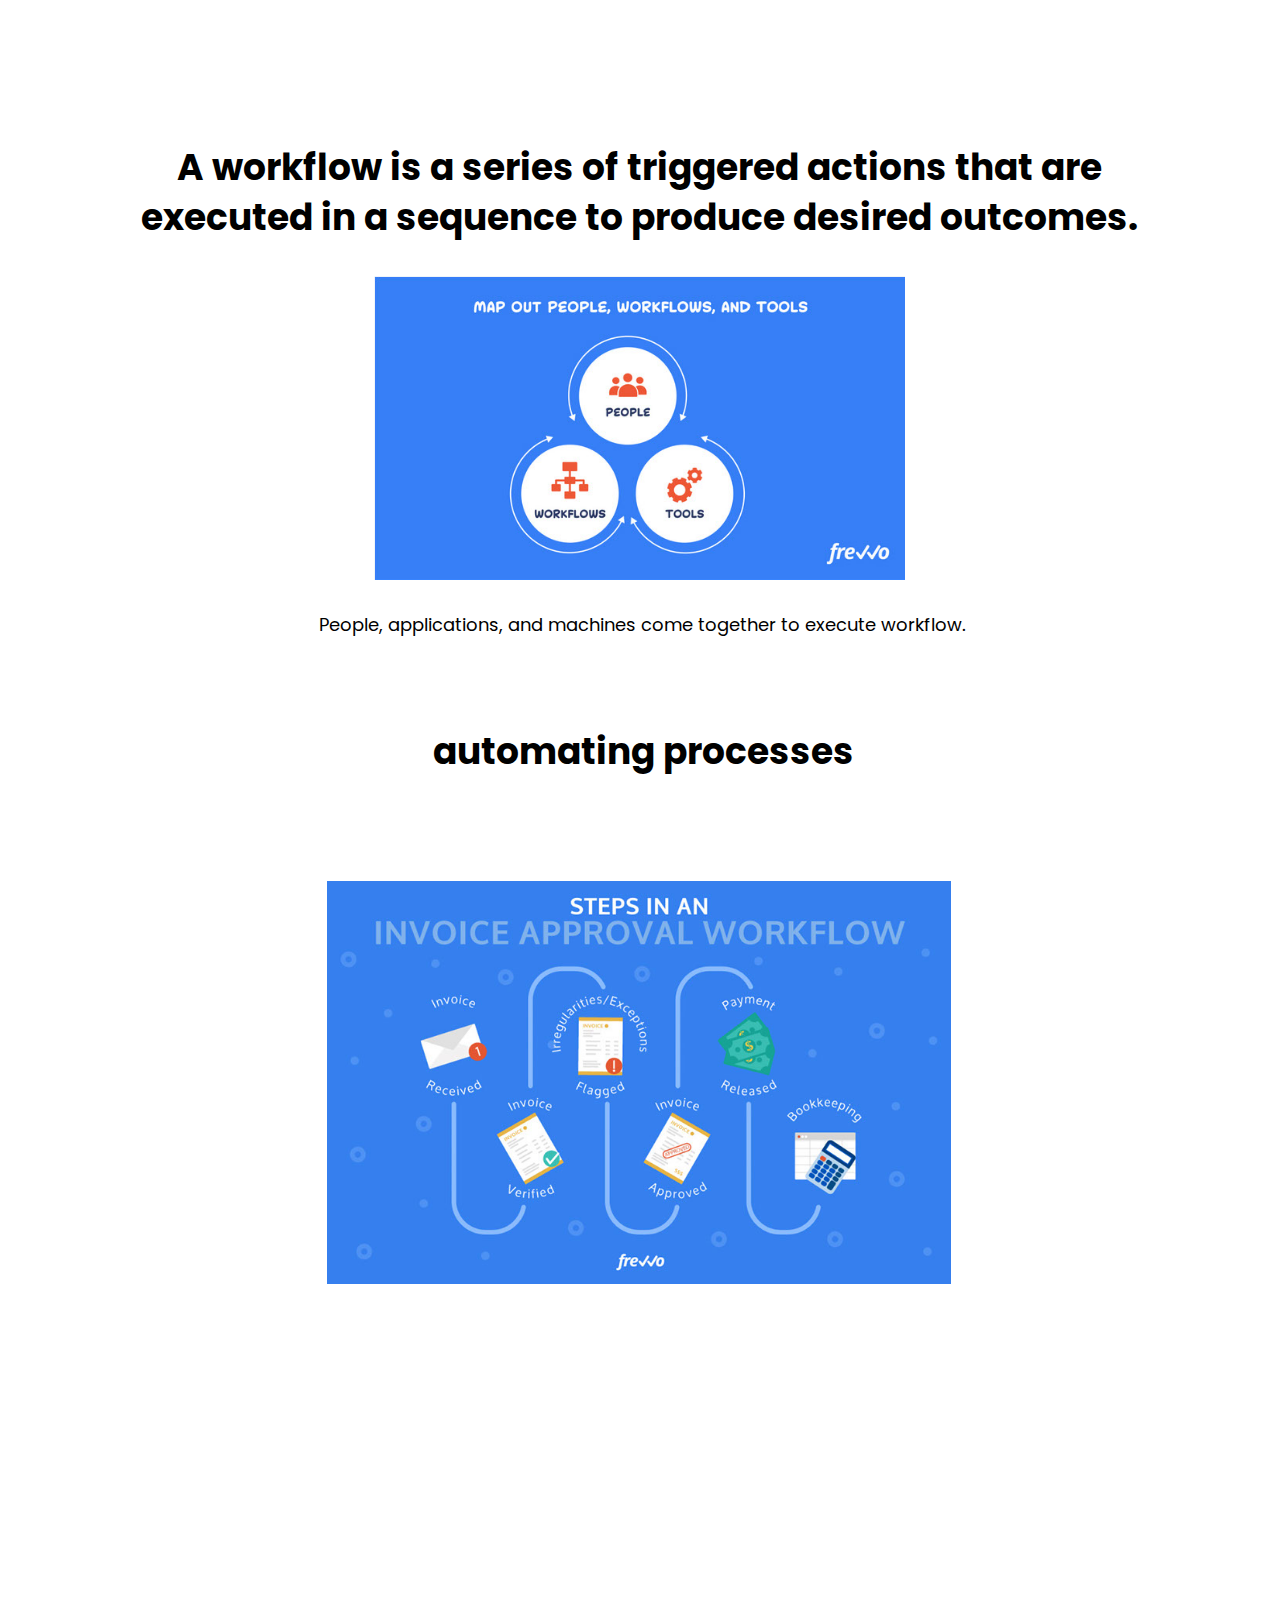
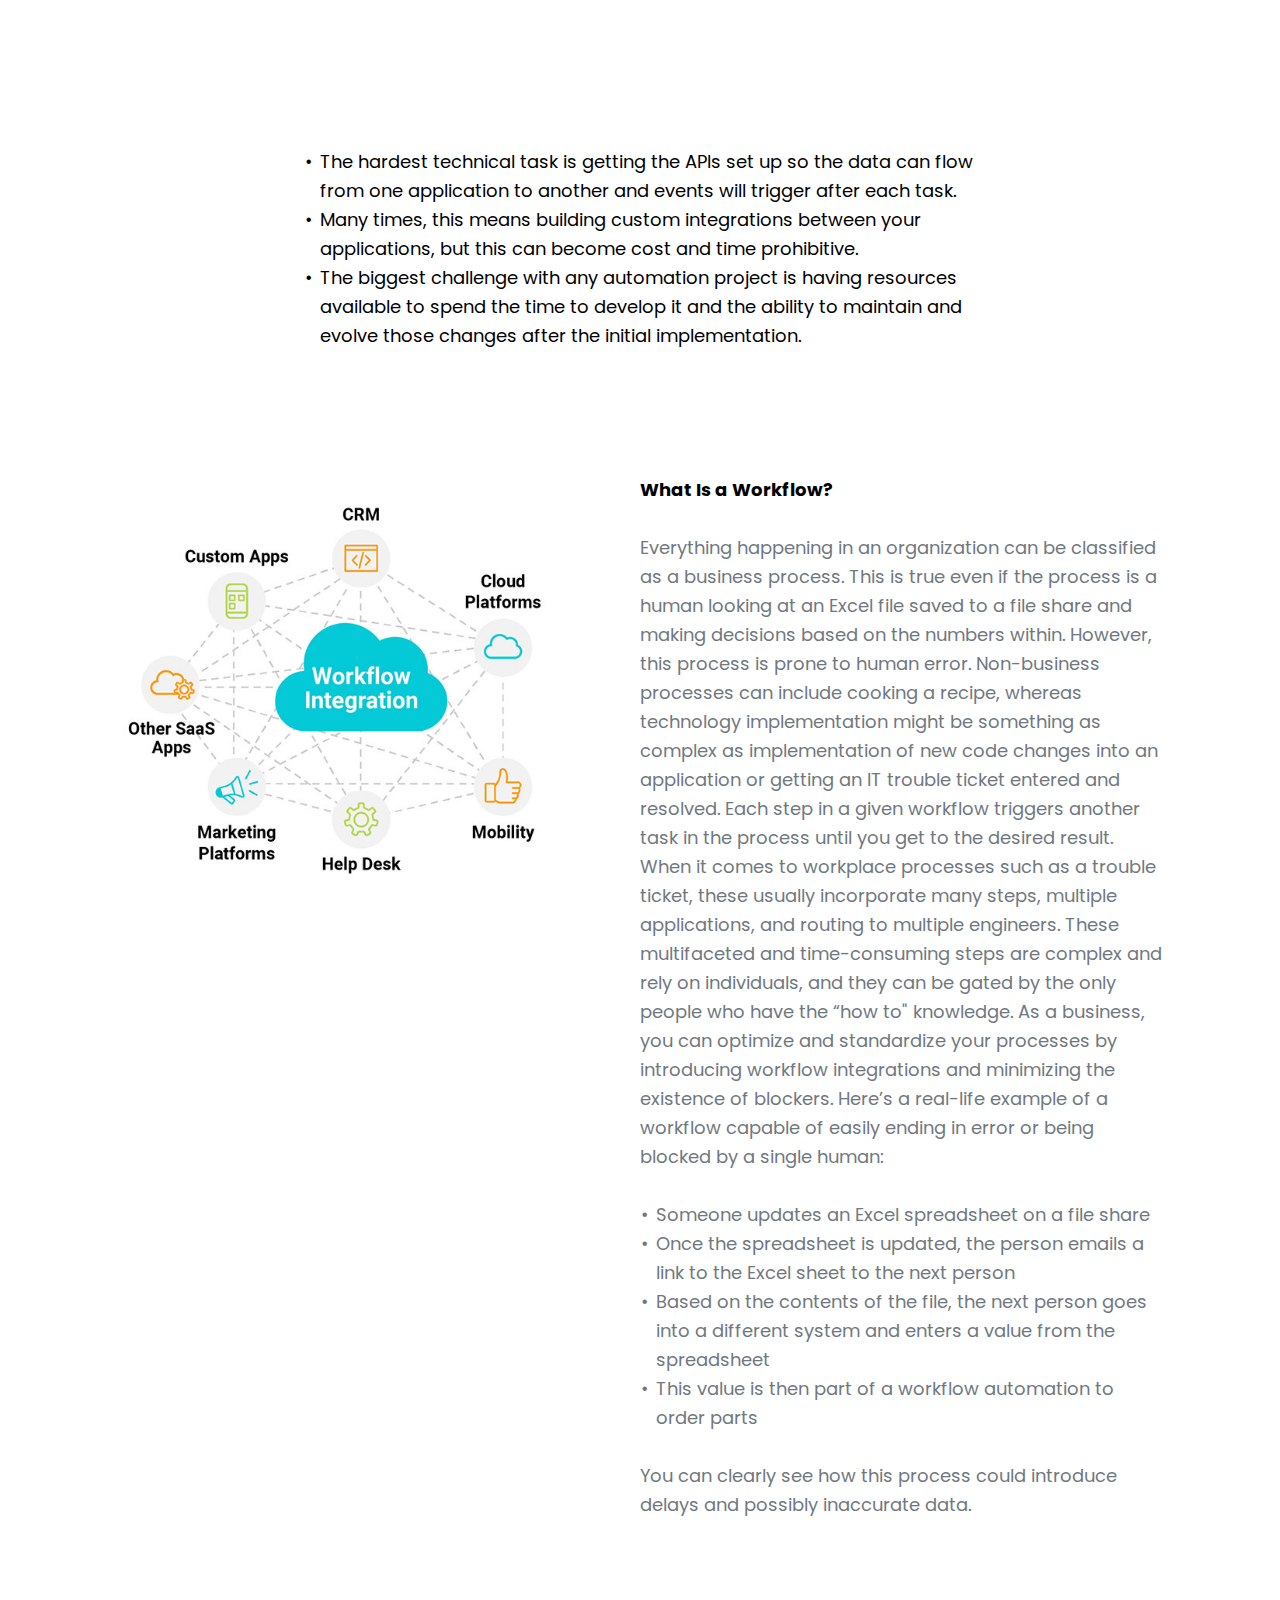
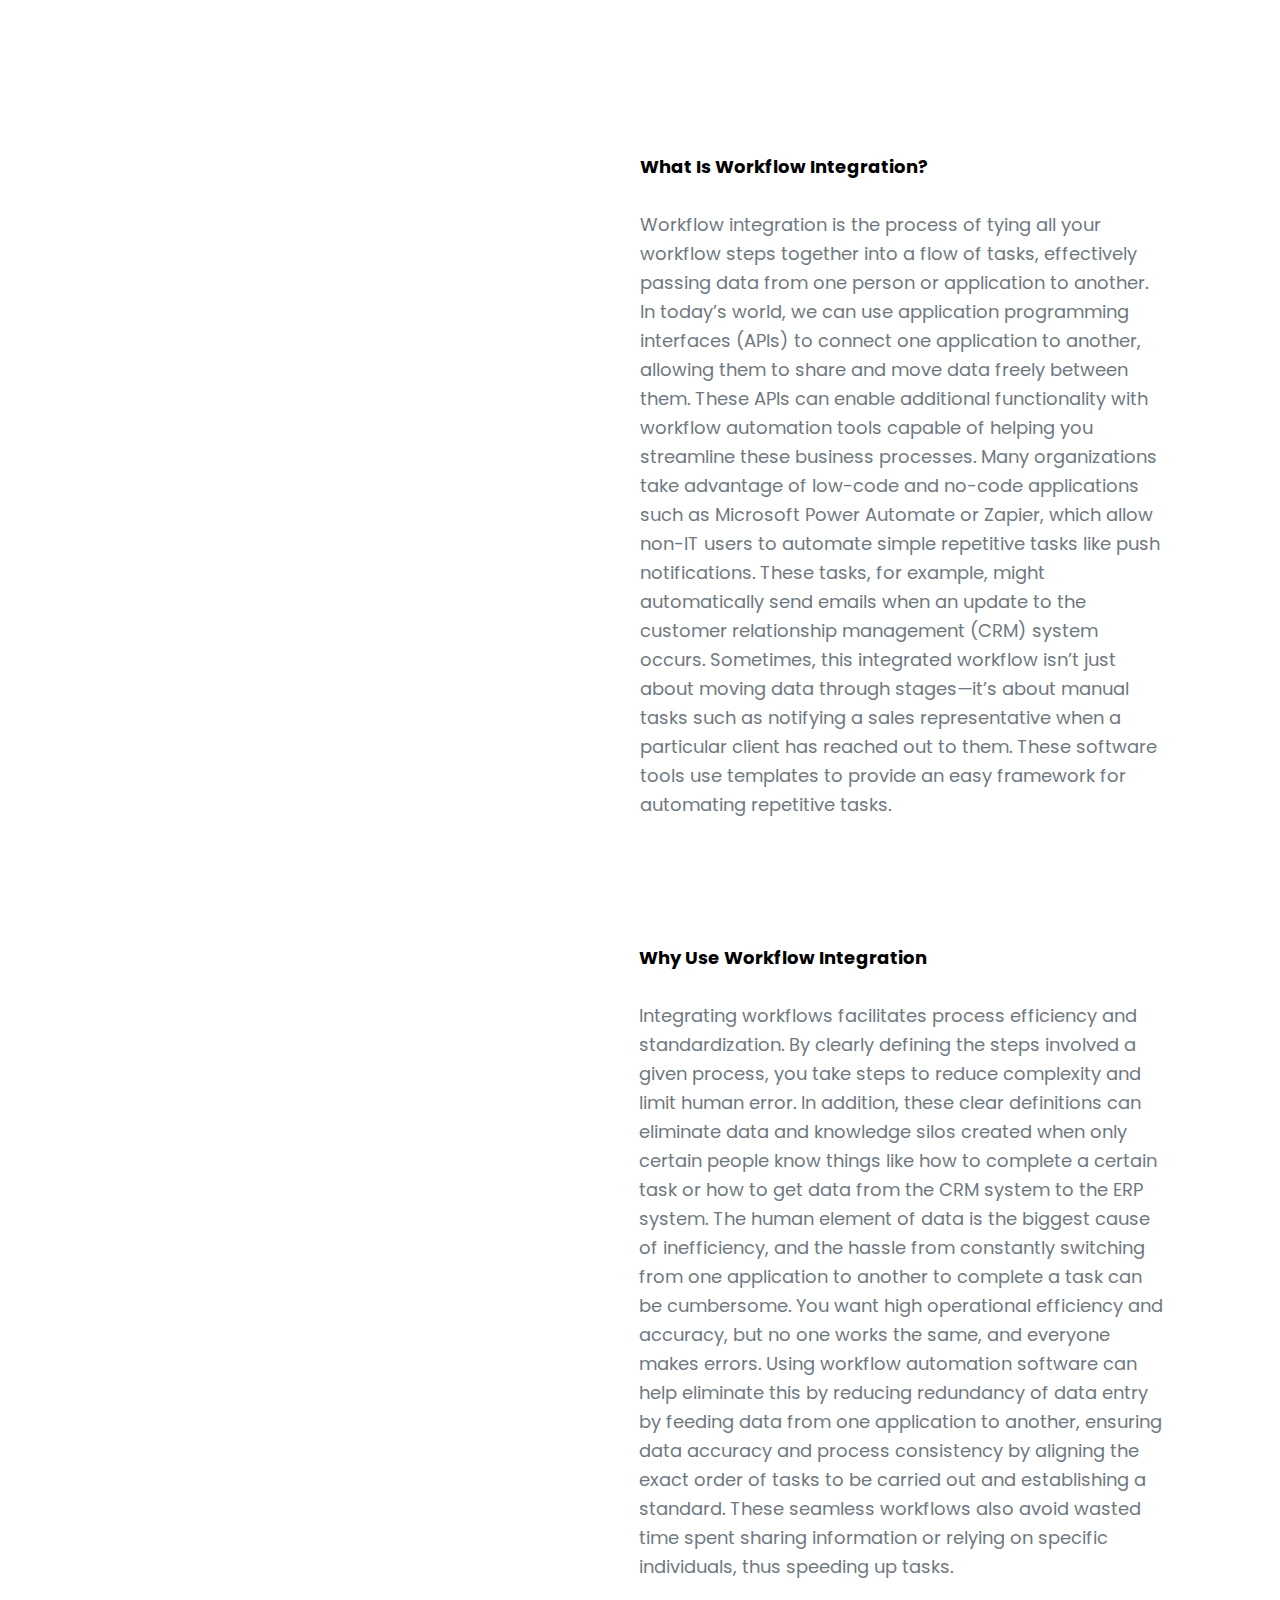
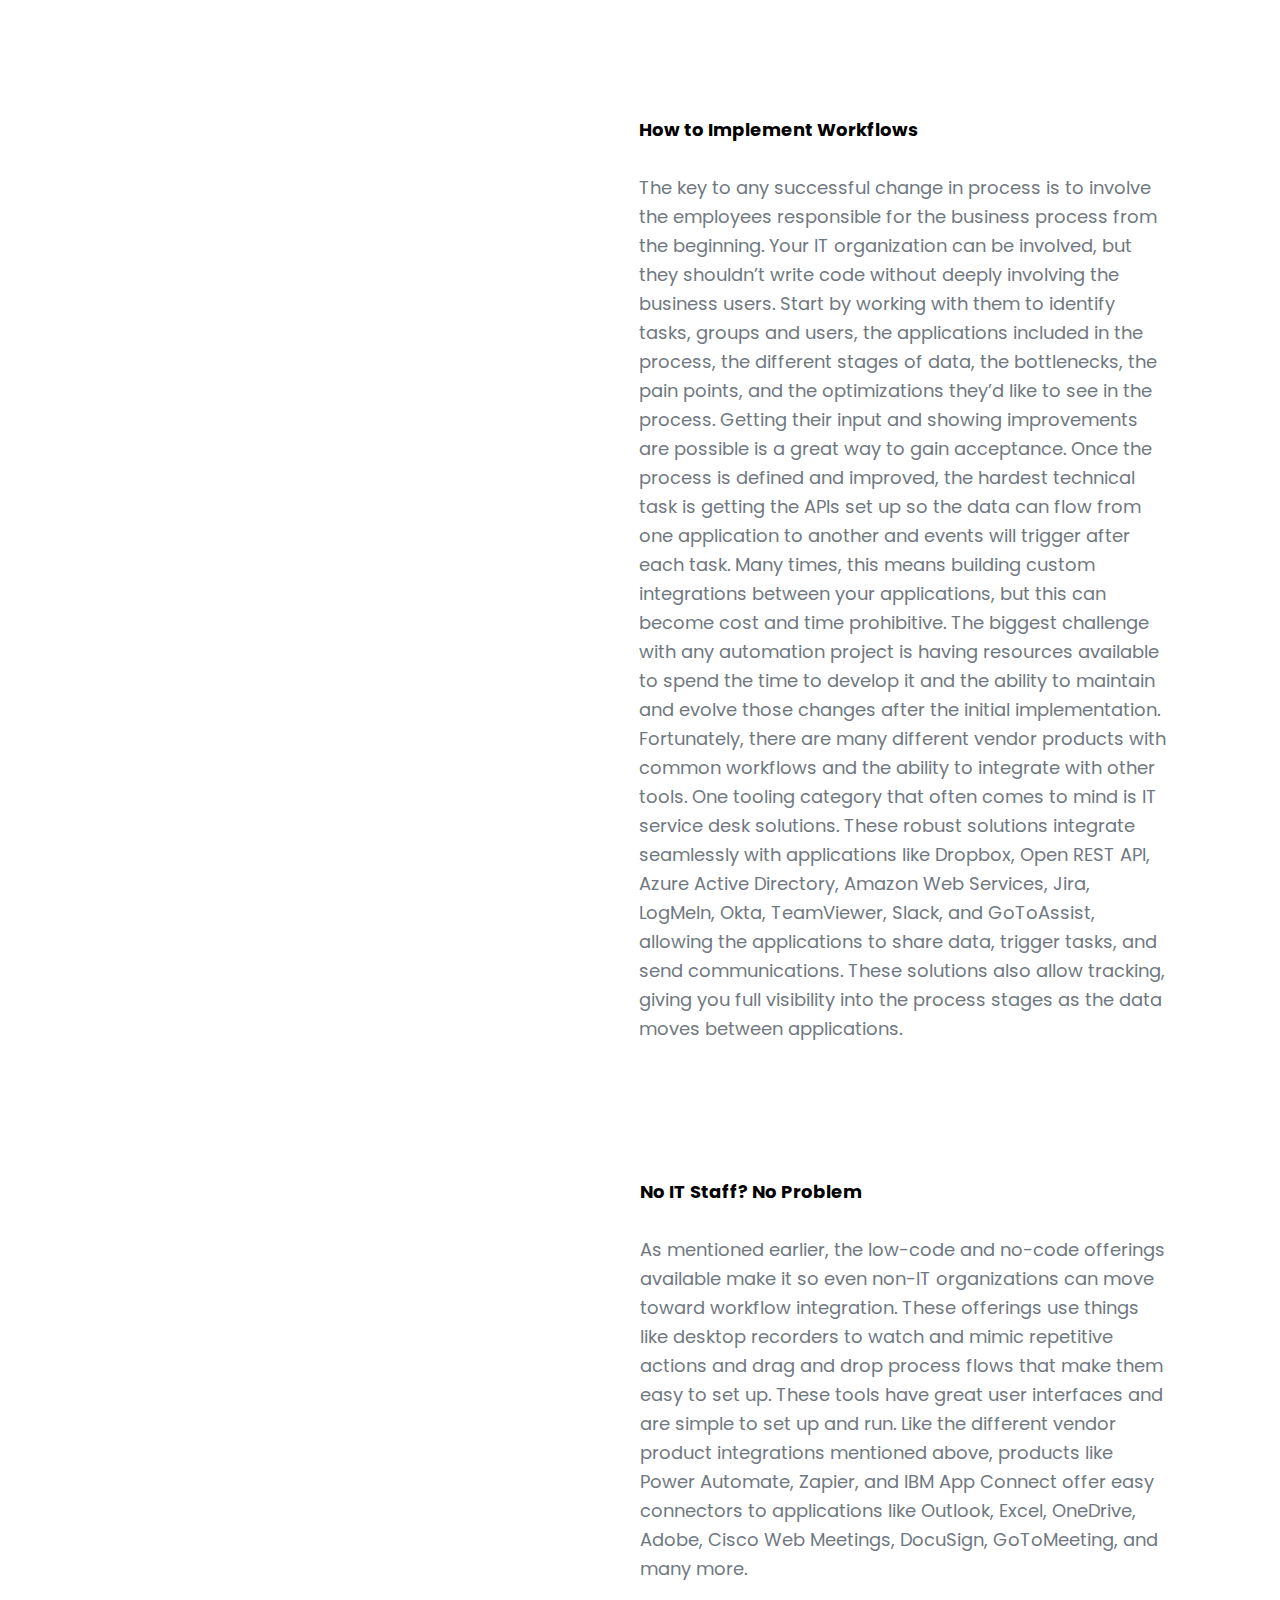
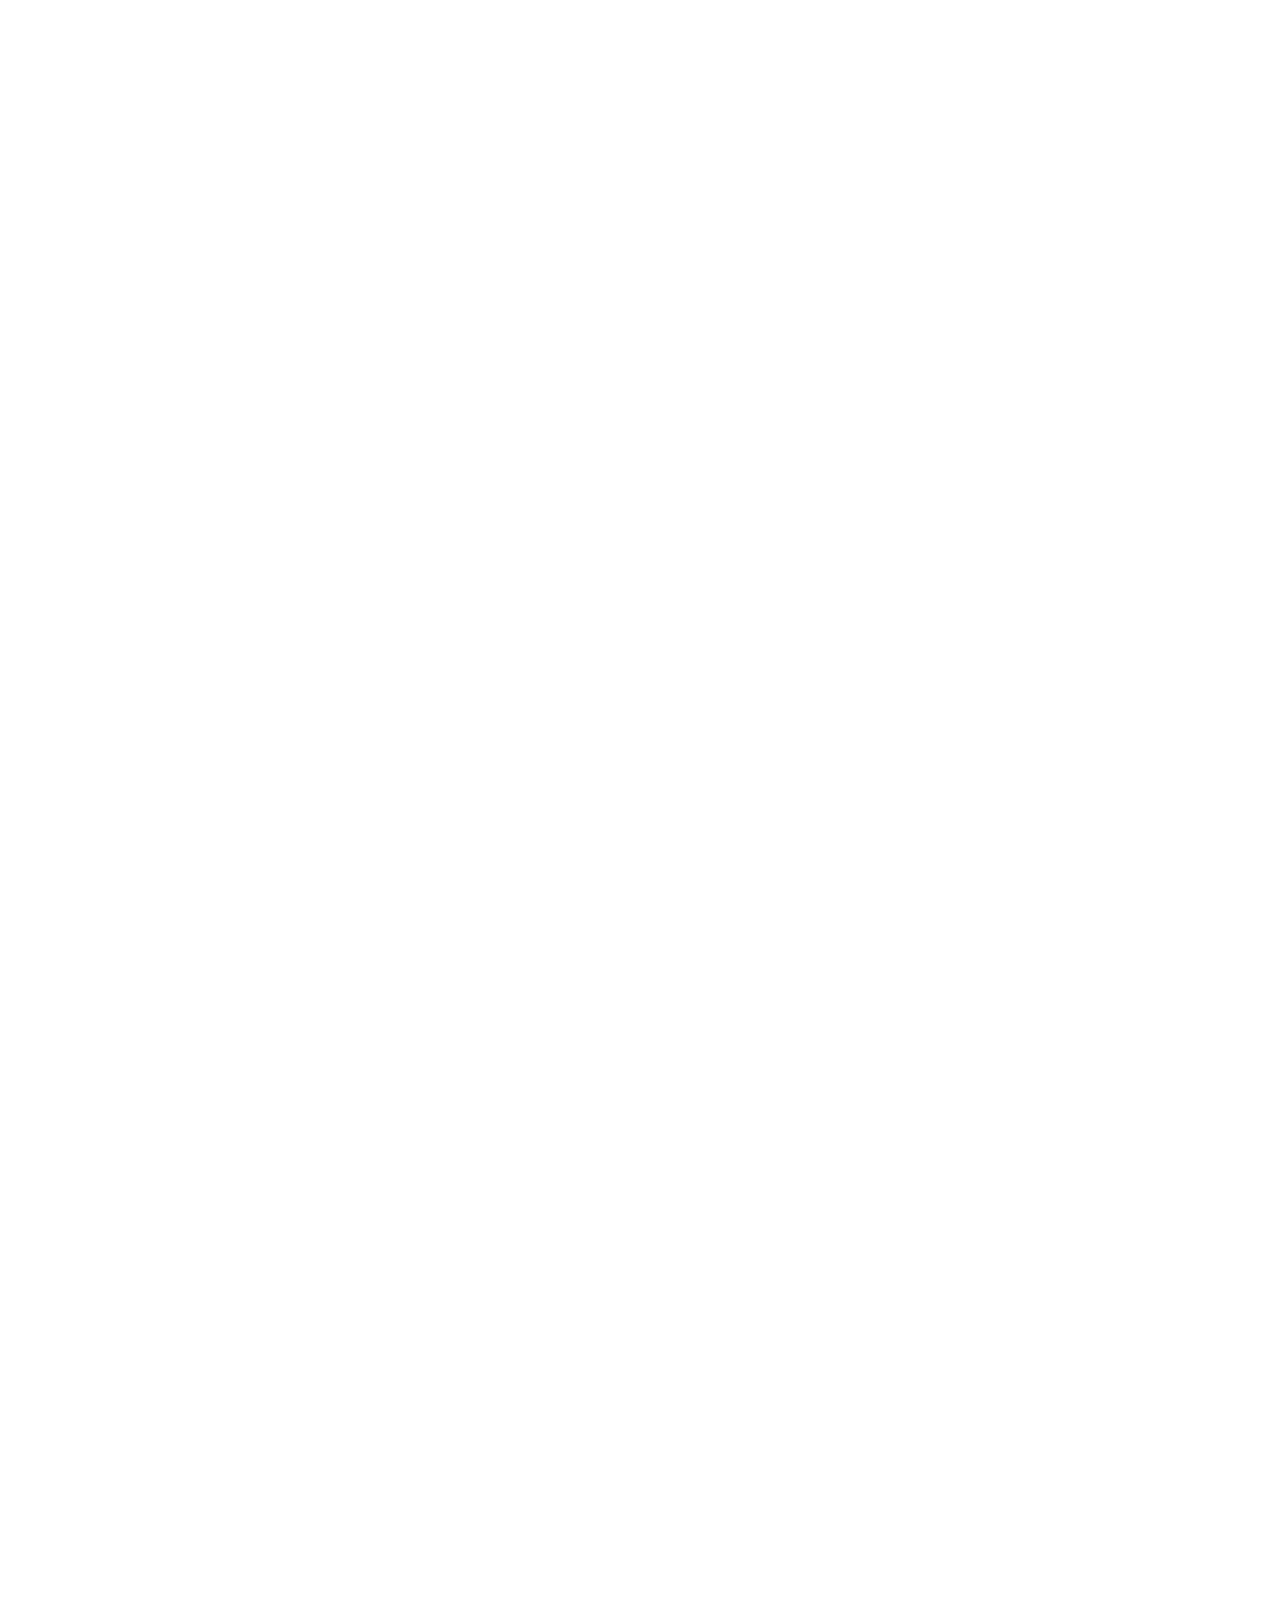
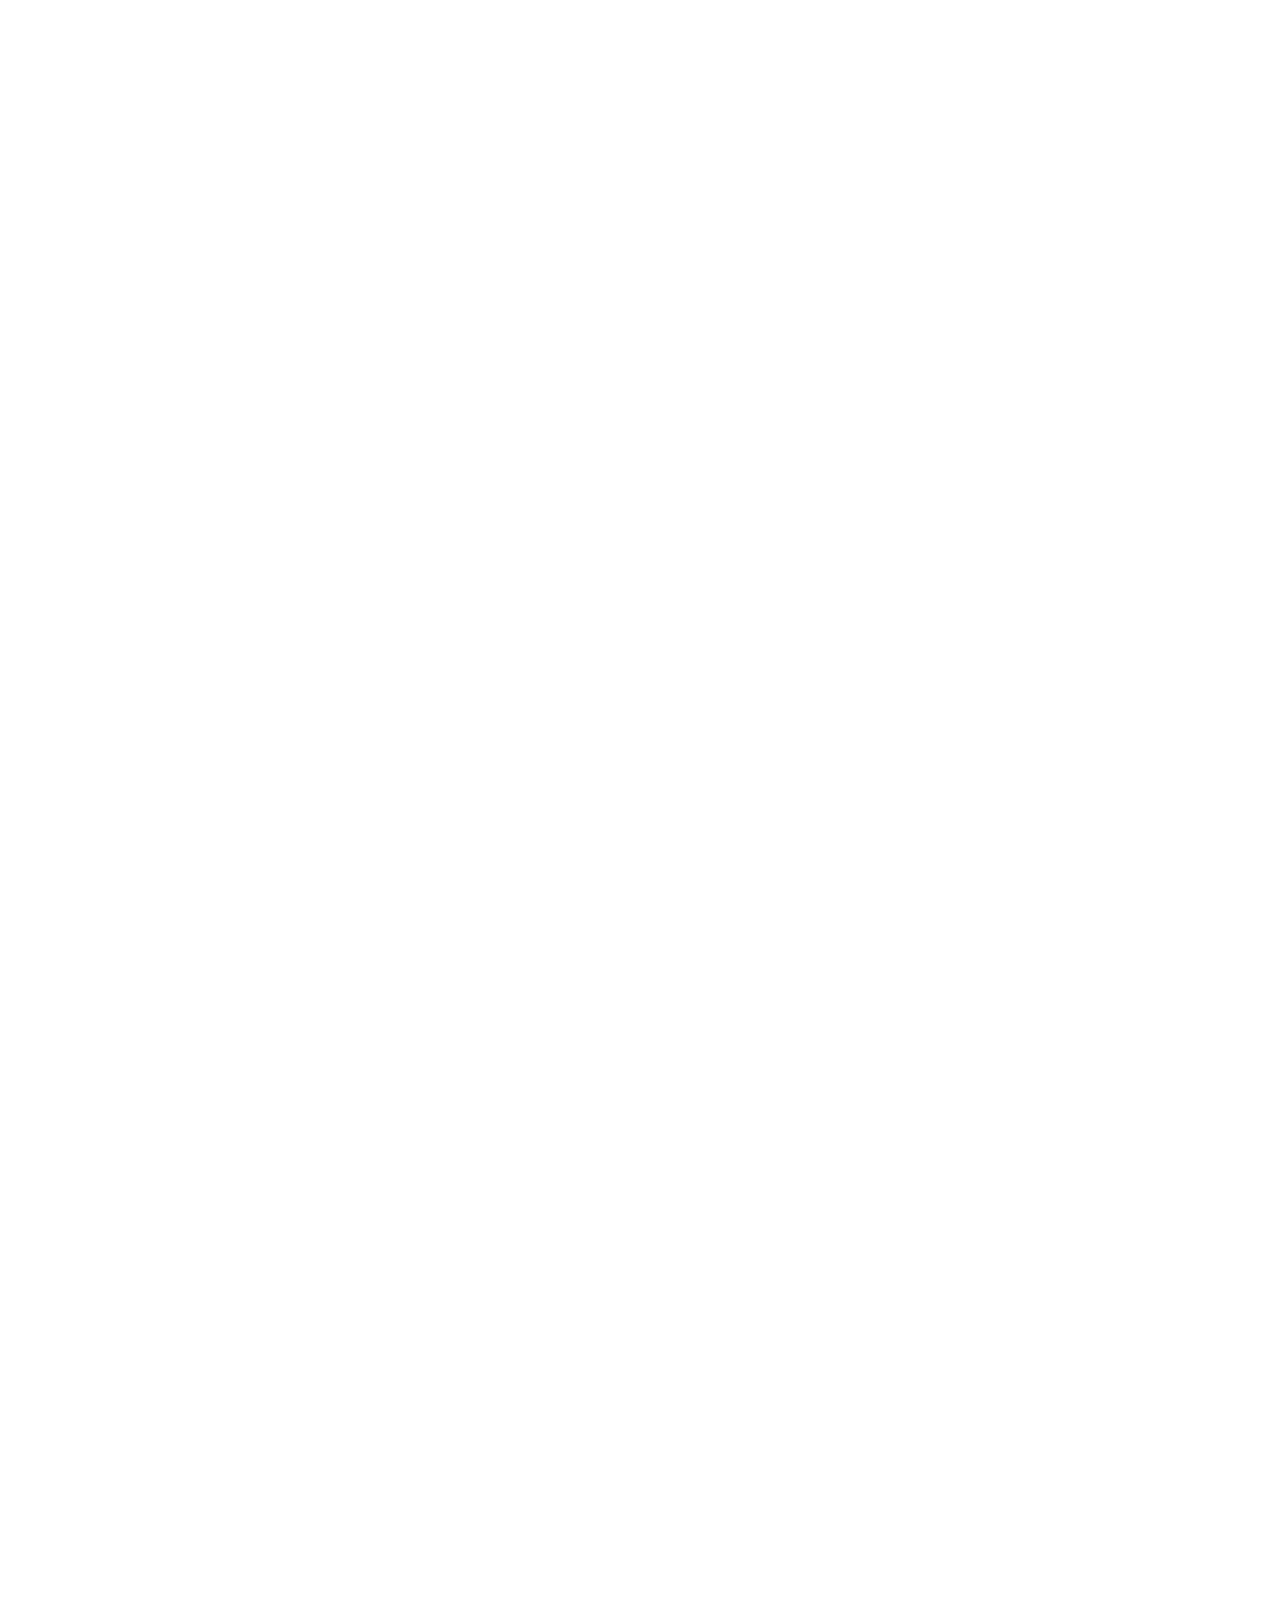
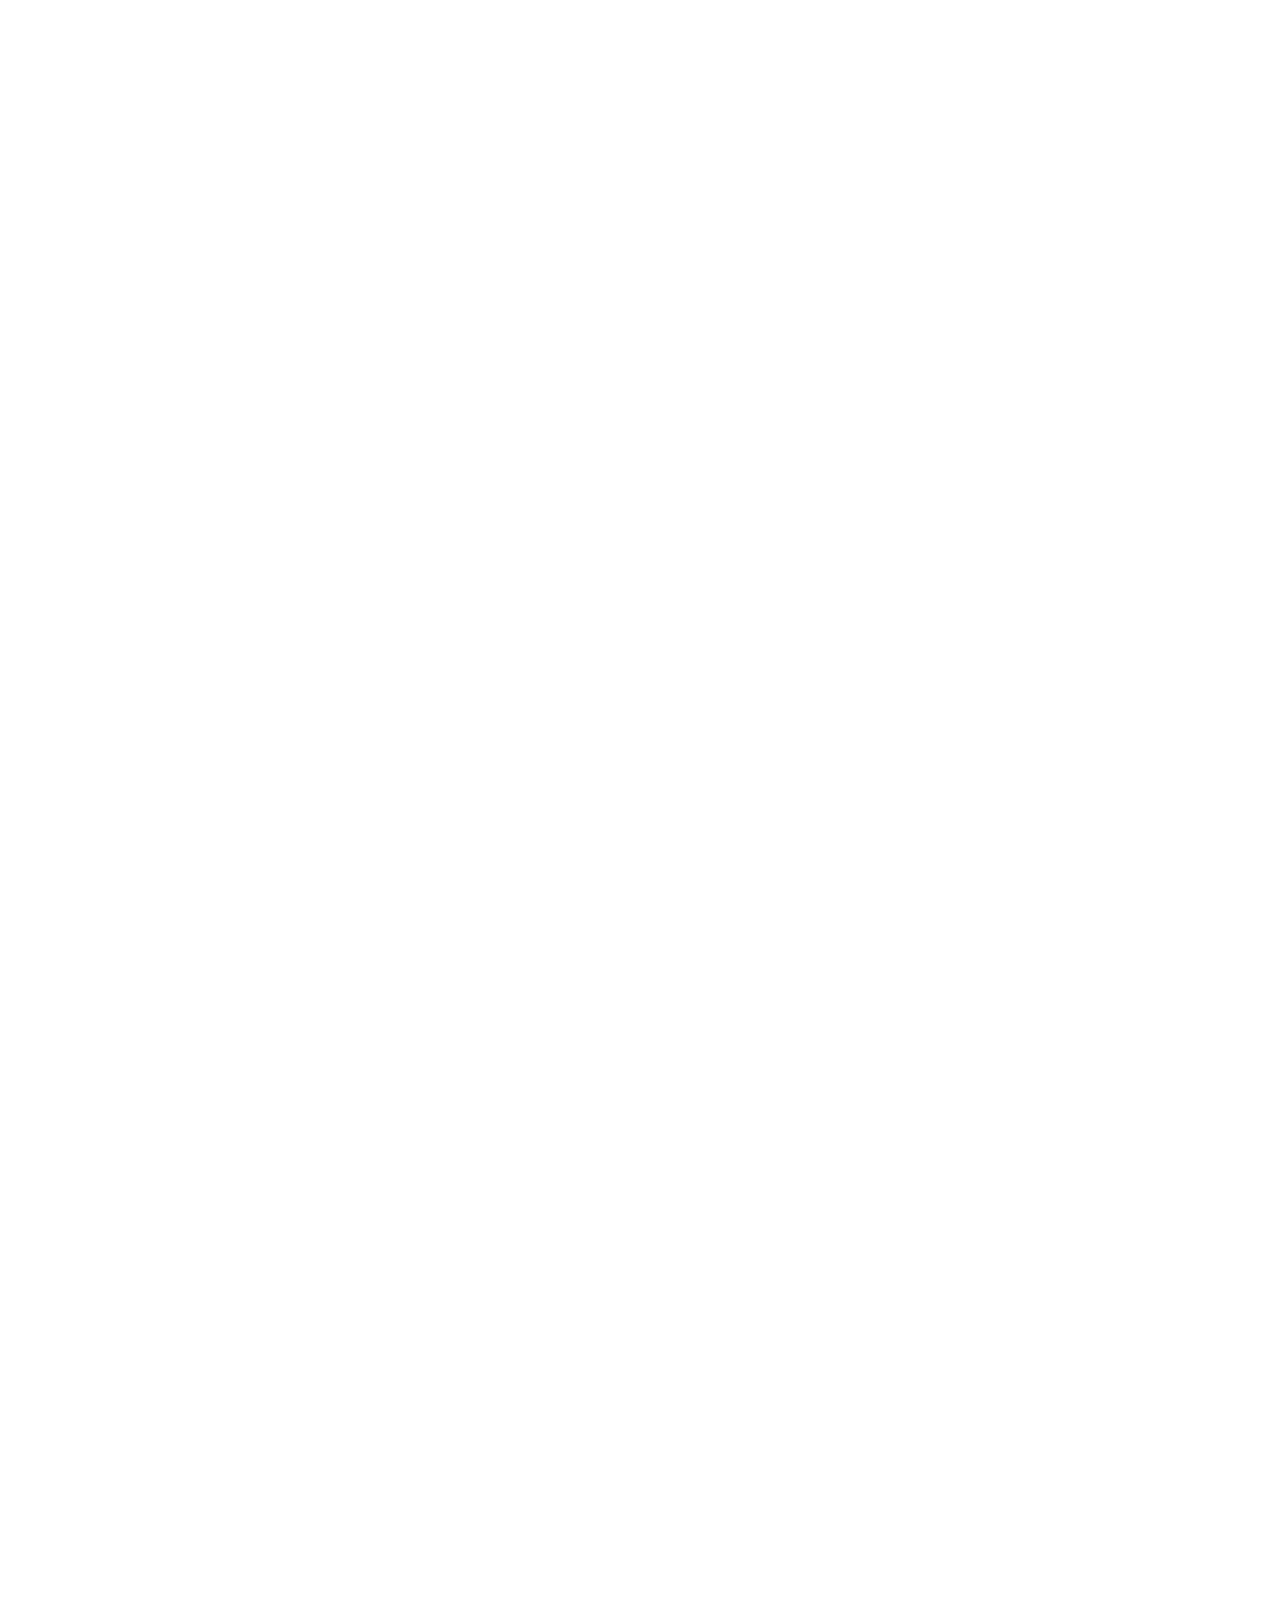
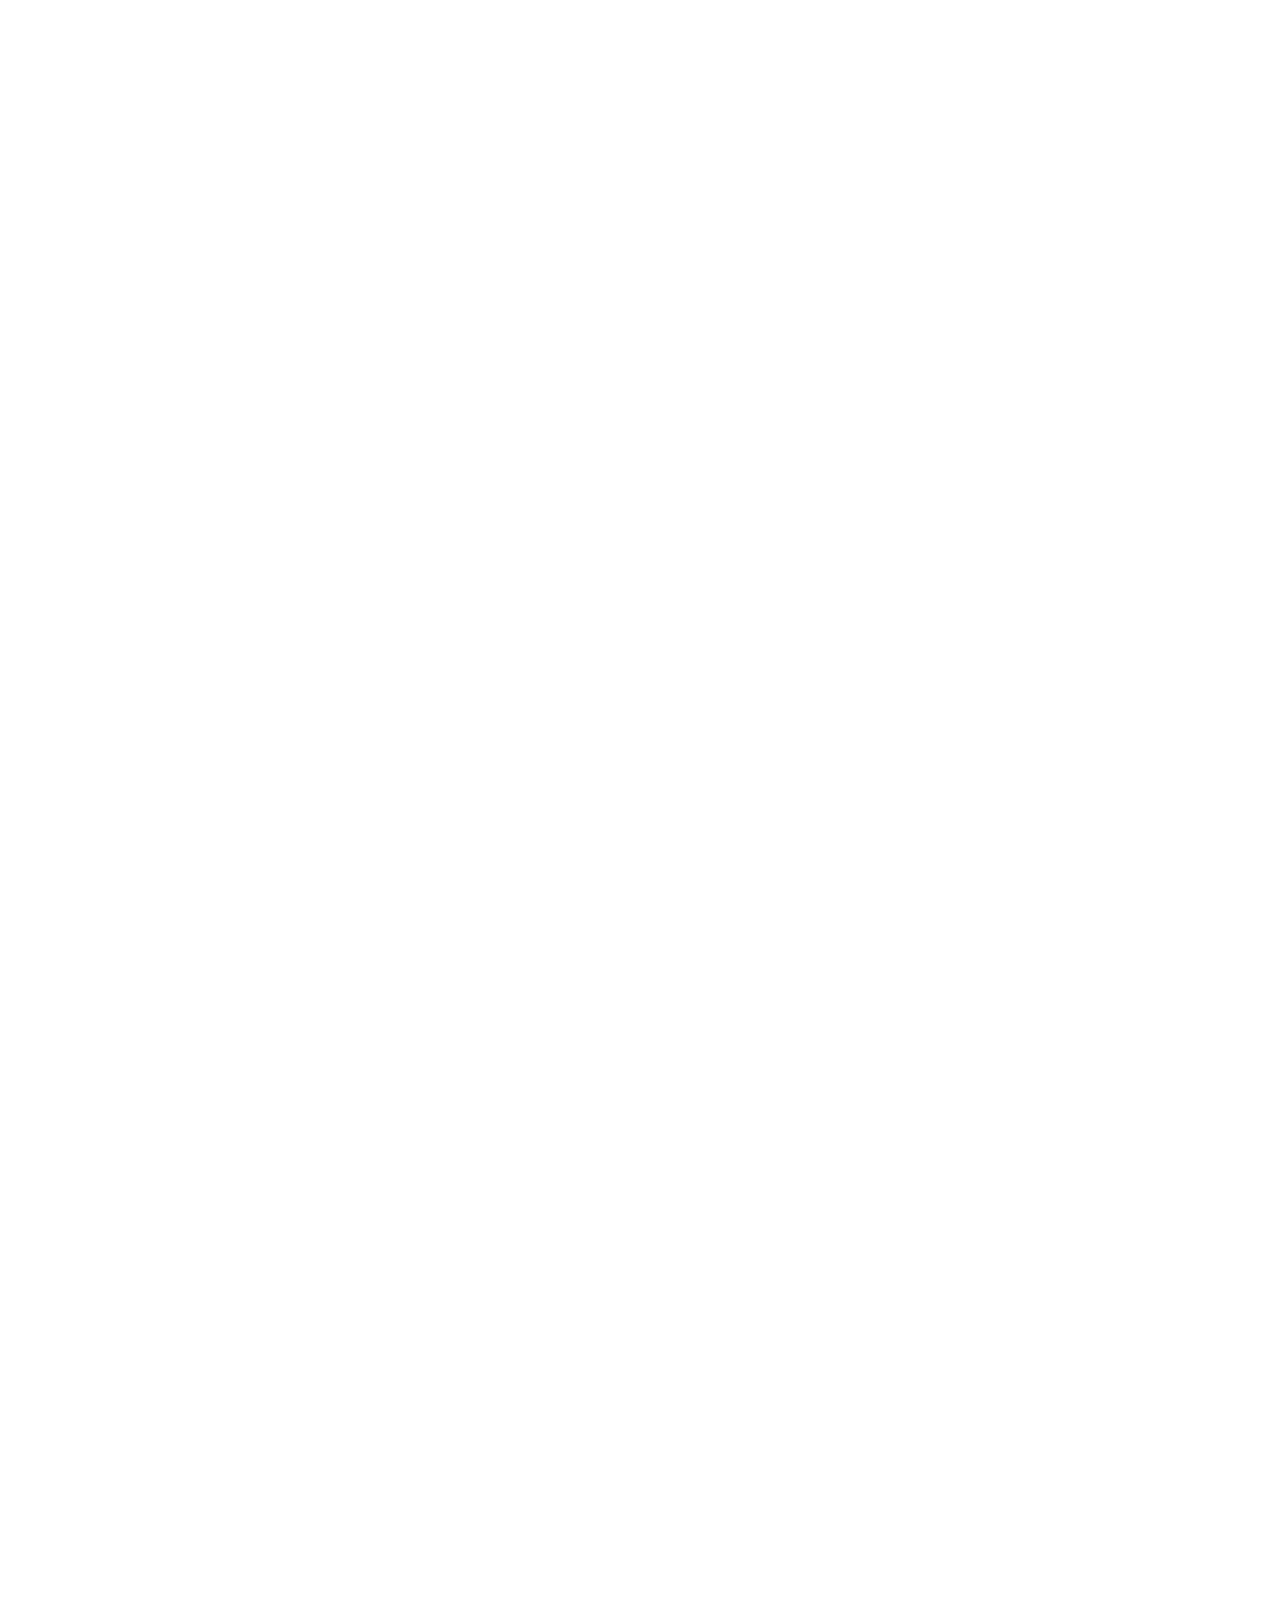
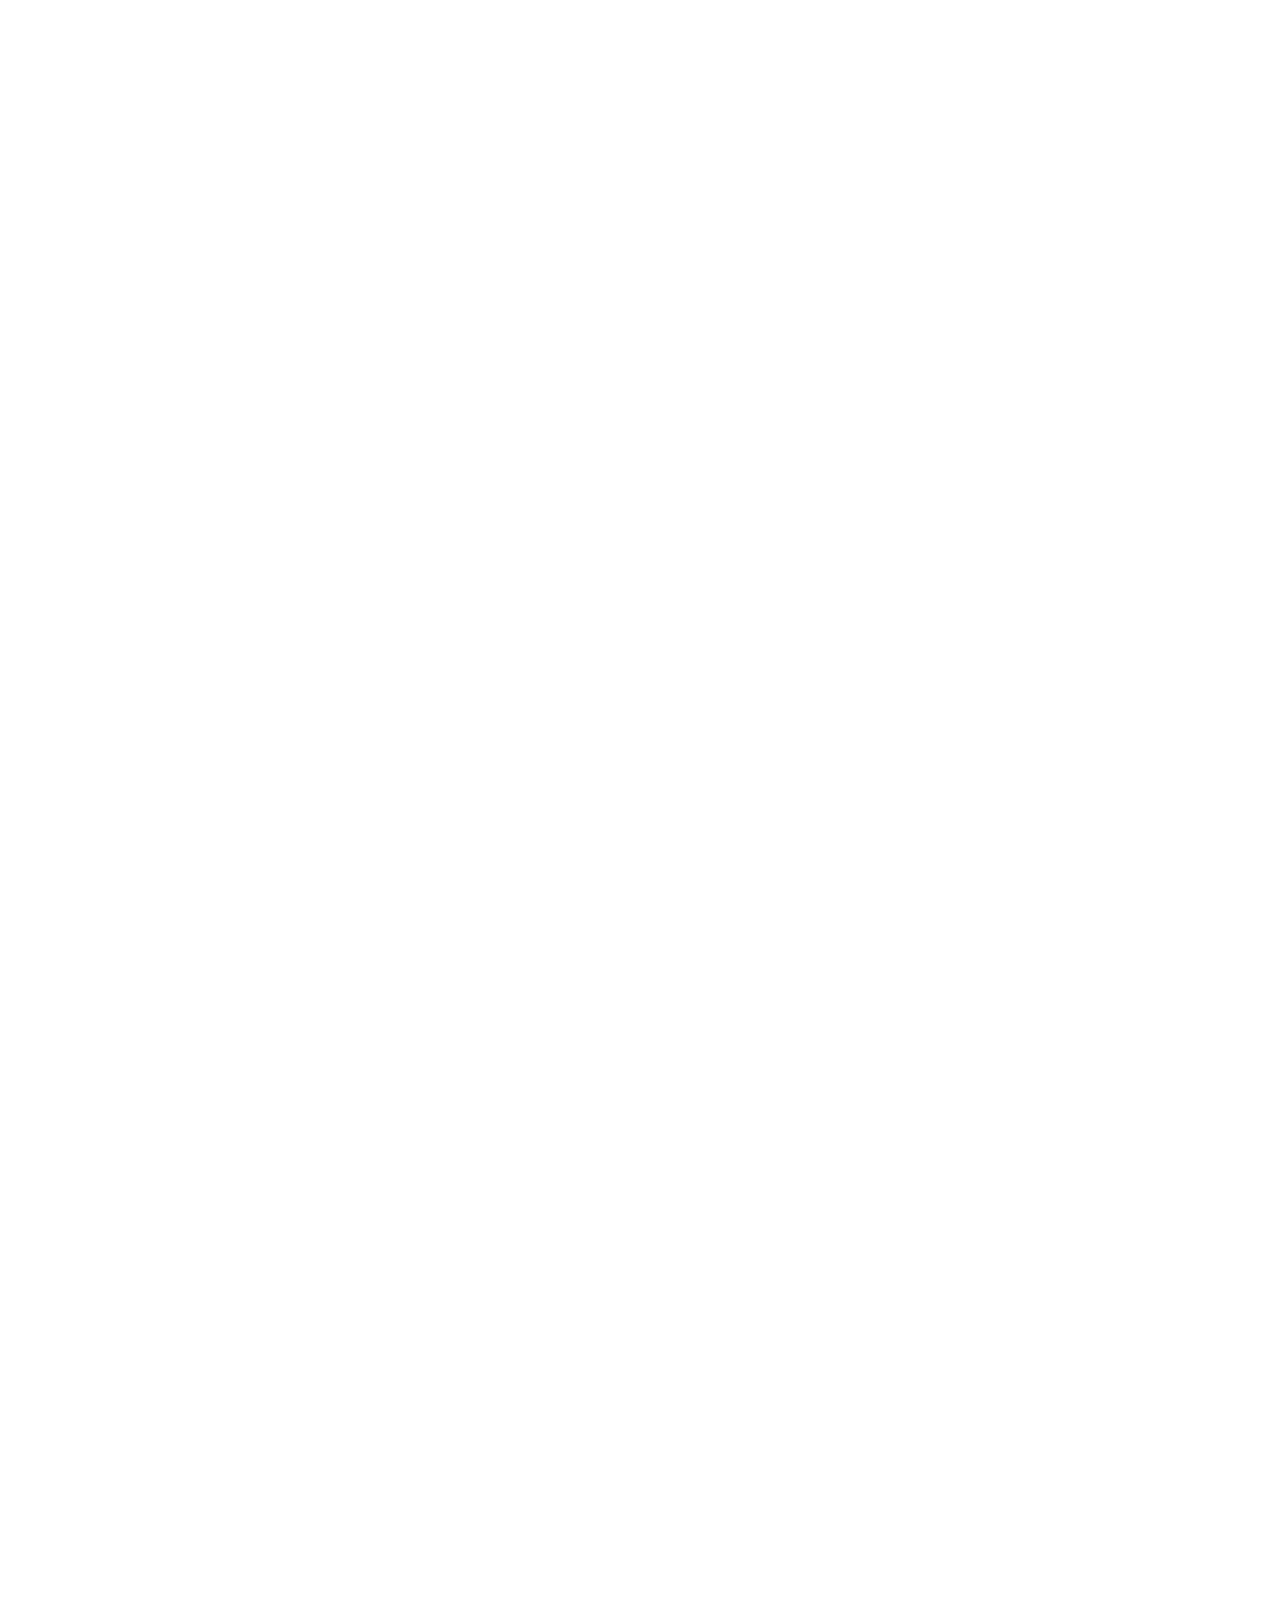
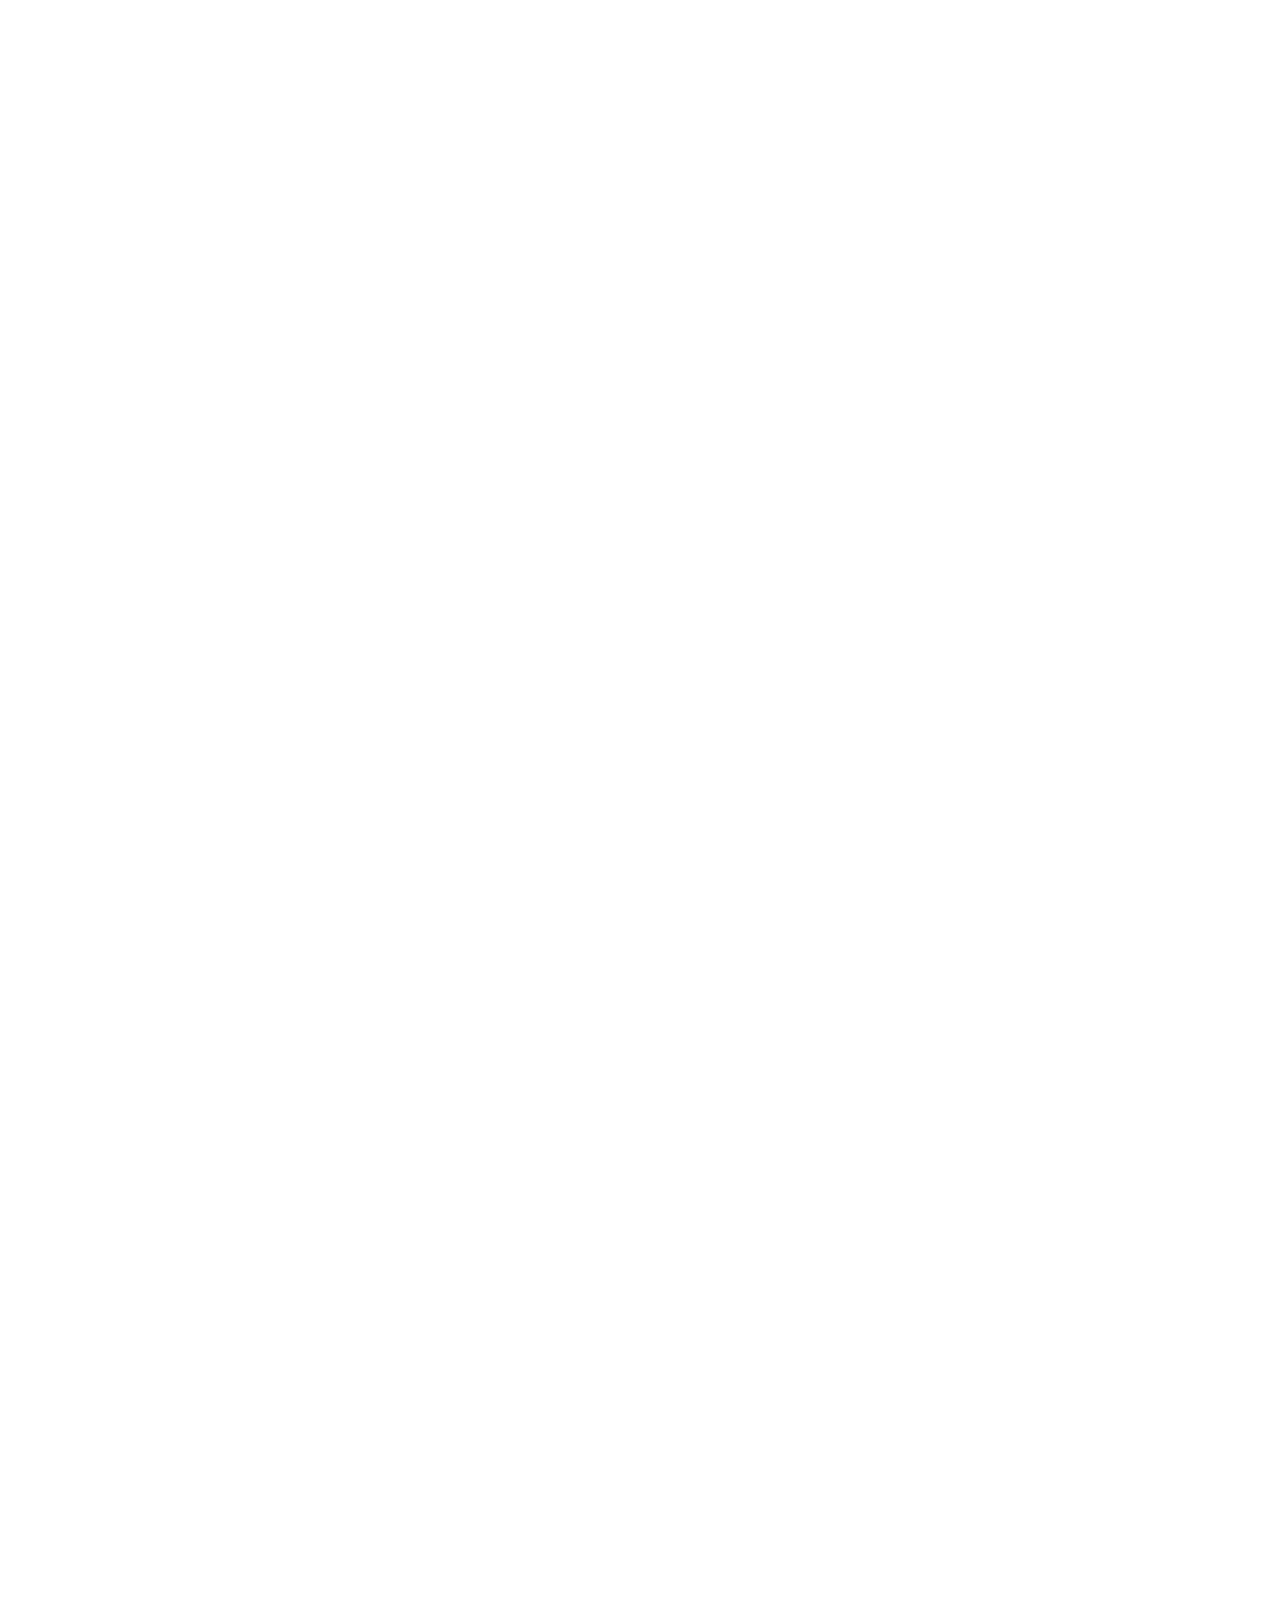
<file: workflow.html>
<!DOCTYPE html>
<html class="nojs html css_verticalspacer" lang="en-US">
 <head>

  <meta http-equiv="Content-type" content="text/html;charset=UTF-8"/>
  <meta name="generator" content="2018.1.1.386"/>
  <meta name="viewport" content="width=device-width, initial-scale=1.0"/>
  
  <script type="text/javascript">
   // Update the 'nojs'/'js' class on the html node
document.documentElement.className = document.documentElement.className.replace(/\bnojs\b/g, 'js');

// Check that all required assets are uploaded and up-to-date
if(typeof Muse == "undefined") window.Muse = {}; window.Muse.assets = {"required":["museutils.js", "museconfig.js", "jquery.watch.js", "require.js", "workflow.css"], "outOfDate":[]};
</script>
  
  <link rel="shortcut icon" href="images/favicon.ico?crc=160826886"/>
  <title>Workflow</title>
  <!-- CSS -->
  <link rel="stylesheet" type="text/css" href="css/site_global.css?crc=444006867"/>
  <link rel="stylesheet" type="text/css" href="css/workflow.css?crc=3994907663" id="pagesheet"/>
    <!--/*

*/
-->
 </head>
 <body>

  <div class="clearfix borderbox" id="page"><!-- column -->
   <div class="clearfix colelem" id="u2827-4"><!-- content -->
    <p>A workflow is a series of triggered actions that are executed in a sequence to produce desired outcomes.</p>
   </div>
   <div class="clip_frame colelem" id="u2812"><!-- image -->
    <img class="block" id="u2812_img" src="images/screenshot%202023-11-26%20at%2010-48-27%20what%20is%20workflow%20integration%20ultimate%20guide%20-%20frevvo%20blog.jpg?crc=107596230" alt="" data-heightwidthratio="0.5708029197080292" data-image-width="685" data-image-height="391"/>
   </div>
   <div class="clearfix colelem" id="u2826-4"><!-- content -->
    <p>&nbsp;People, applications, and machines come together to execute workflow.</p>
   </div>
   <div class="clearfix colelem" id="u2825-4"><!-- content -->
    <p>&nbsp;automating processes</p>
   </div>
   <div class="clip_frame colelem" id="u2862"><!-- image -->
    <img class="block" id="u2862_img" src="images/02-frevvo-automate-invoice-approval-workflow-steps-1024x662.jpg?crc=435331009" alt="" data-heightwidthratio="0.6459627329192547" data-image-width="805" data-image-height="520"/>
   </div>
   <div class="clearfix colelem" id="u2828-9"><!-- content -->
    <ul class="list0 nls-None" id="u2828-7">
     <li>The hardest technical task is getting the APIs set up so the data can flow from one application to another and events will trigger after each task.</li>
     <li>Many times, this means building custom integrations between your applications, but this can become cost and time prohibitive.</li>
     <li>The biggest challenge with any automation project is having resources available to spend the time to develop it and the ability to maintain and evolve those changes after the initial implementation.</li>
    </ul>
   </div>
   <div class="clearfix colelem" id="pu2852"><!-- group -->
    <div class="clip_frame grpelem" id="u2852"><!-- image -->
     <img class="block" id="u2852_img" src="images/workflow-integrations-diagram.jpg?crc=121679921" data-hidpi-src="images/workflow-integrations-diagram_2x.jpg?crc=54465645" alt="" data-heightwidthratio="0.9266666666666666" data-image-width="600" data-image-height="556"/>
    </div>
    <div class="clearfix grpelem" id="u2905-20"><!-- content -->
     <p id="u2905-2">What Is a Workflow?</p>
     <p id="u2905-3">&nbsp;</p>
     <p id="u2905-5">Everything happening in an organization can be classified as a business process. This is true even if the process is a human looking at an Excel file saved to a file share and making decisions based on the numbers within. However, this process is prone to human error. Non-business processes can include cooking a recipe, whereas technology implementation might be something as complex as implementation of new code changes into an application or getting an IT trouble ticket entered and resolved. Each step in a given workflow triggers another task in the process until you get to the desired result. When it comes to workplace processes such as a trouble ticket, these usually incorporate many steps, multiple applications, and routing to multiple engineers. These multifaceted and time-consuming steps are complex and rely on individuals, and they can be gated by the only people who have the “how to&quot; knowledge. As a business, you can optimize and standardize your processes by introducing workflow integrations and minimizing the existence of blockers. Here’s a real-life example of a workflow capable of easily ending in error or being blocked by a single human:</p>
     <p id="u2905-6">&nbsp;</p>
     <ul class="list0 nls-None" id="u2905-15">
      <li id="u2905-8">Someone updates an Excel spreadsheet on a file share</li>
      <li id="u2905-10">Once the spreadsheet is updated, the person emails a link to the Excel sheet to the next person</li>
      <li id="u2905-12">Based on the contents of the file, the next person goes into a different system and enters a value from the spreadsheet</li>
      <li id="u2905-14">This value is then part of a workflow automation to order parts</li>
     </ul>
     <p id="u2905-16">&nbsp;</p>
     <p id="u2905-18">You can clearly see how this process could introduce delays and possibly inaccurate data.</p>
    </div>
   </div>
   <div class="clearfix colelem" id="u2829-7"><!-- content -->
    <p id="u2829-2">What Is Workflow Integration?</p>
    <p id="u2829-3">&nbsp;</p>
    <p id="u2829-5">Workflow integration is the process of tying all your workflow steps together into a flow of tasks, effectively passing data from one person or application to another. In today’s world, we can use application programming interfaces (APIs) to connect one application to another, allowing them to share and move data freely between them. These APIs can enable additional functionality with workflow automation tools capable of helping you streamline these business processes. Many organizations take advantage of low-code and no-code applications such as Microsoft Power Automate or Zapier, which allow non-IT users to automate simple repetitive tasks like push notifications. These tasks, for example, might automatically send emails when an update to the customer relationship management (CRM) system occurs. Sometimes, this integrated workflow isn’t just about moving data through stages—it’s about manual tasks such as notifying a sales representative when a particular client has reached out to them. These software tools use templates to provide an easy framework for automating repetitive tasks.</p>
   </div>
   <div class="clearfix colelem" id="u2830-7"><!-- content -->
    <p id="u2830-2">Why Use Workflow Integration</p>
    <p id="u2830-3">&nbsp;</p>
    <p id="u2830-5">Integrating workflows facilitates process efficiency and standardization. By clearly defining the steps involved a given process, you take steps to reduce complexity and limit human error. In addition, these clear definitions can eliminate data and knowledge silos created when only certain people know things like how to complete a certain task or how to get data from the CRM system to the ERP system. The human element of data is the biggest cause of inefficiency, and the hassle from constantly switching from one application to another to complete a task can be cumbersome. You want high operational efficiency and accuracy, but no one works the same, and everyone makes errors. Using workflow automation software can help eliminate this by reducing redundancy of data entry by feeding data from one application to another, ensuring data accuracy and process consistency by aligning the exact order of tasks to be carried out and establishing a standard. These seamless workflows also avoid wasted time spent sharing information or relying on specific individuals, thus speeding up tasks.</p>
   </div>
   <div class="clearfix colelem" id="u2831-7"><!-- content -->
    <p id="u2831-2">How to Implement Workflows</p>
    <p id="u2831-3">&nbsp;</p>
    <p id="u2831-5">The key to any successful change in process is to involve the employees responsible for the business process from the beginning. Your IT organization can be involved, but they shouldn’t write code without deeply involving the business users. Start by working with them to identify tasks, groups and users, the applications included in the process, the different stages of data, the bottlenecks, the pain points, and the optimizations they’d like to see in the process. Getting their input and showing improvements are possible is a great way to gain acceptance. Once the process is defined and improved, the hardest technical task is getting the APIs set up so the data can flow from one application to another and events will trigger after each task. Many times, this means building custom integrations between your applications, but this can become cost and time prohibitive. The biggest challenge with any automation project is having resources available to spend the time to develop it and the ability to maintain and evolve those changes after the initial implementation. Fortunately, there are many different vendor products with common workflows and the ability to integrate with other tools. One tooling category that often comes to mind is IT service desk solutions. These robust solutions integrate seamlessly with applications like Dropbox, Open REST API, Azure Active Directory, Amazon Web Services, Jira, LogMeIn, Okta, TeamViewer, Slack, and GoToAssist, allowing the applications to share data, trigger tasks, and send communications. These solutions also allow tracking, giving you full visibility into the process stages as the data moves between applications.</p>
   </div>
   <div class="clearfix colelem" id="u2902-7"><!-- content -->
    <p id="u2902-2">No IT Staff? No Problem</p>
    <p id="u2902-3">&nbsp;</p>
    <p id="u2902-5">As mentioned earlier, the low-code and no-code offerings available make it so even non-IT organizations can move toward workflow integration. These offerings use things like desktop recorders to watch and mimic repetitive actions and drag and drop process flows that make them easy to set up. These tools have great user interfaces and are simple to set up and run. Like the different vendor product integrations mentioned above, products like Power Automate, Zapier, and IBM App Connect offer easy connectors to applications like Outlook, Excel, OneDrive, Adobe, Cisco Web Meetings, DocuSign, GoToMeeting, and many more.</p>
   </div>
   <div class="browser_width colelem" id="u2822-bw">
    <div id="u2822"><!-- simple frame --></div>
   </div>
   <div class="verticalspacer" data-offset-top="18750" data-content-above-spacer="18750" data-content-below-spacer="0" data-sizePolicy="fixed" data-pintopage="page_fixedLeft"></div>
  </div>
  <!-- Other scripts -->
  <script type="text/javascript">
   // Decide whether to suppress missing file error or not based on preference setting
var suppressMissingFileError = false
</script>
  <script type="text/javascript">
   window.Muse.assets.check=function(c){if(!window.Muse.assets.checked){window.Muse.assets.checked=!0;var b={},d=function(a,b){if(window.getComputedStyle){var c=window.getComputedStyle(a,null);return c&&c.getPropertyValue(b)||c&&c[b]||""}if(document.documentElement.currentStyle)return(c=a.currentStyle)&&c[b]||a.style&&a.style[b]||"";return""},a=function(a){if(a.match(/^rgb/))return a=a.replace(/\s+/g,"").match(/([\d\,]+)/gi)[0].split(","),(parseInt(a[0])<<16)+(parseInt(a[1])<<8)+parseInt(a[2]);if(a.match(/^\#/))return parseInt(a.substr(1),
16);return 0},f=function(f){for(var g=document.getElementsByTagName("link"),j=0;j<g.length;j++)if("text/css"==g[j].type){var l=(g[j].href||"").match(/\/?css\/([\w\-]+\.css)\?crc=(\d+)/);if(!l||!l[1]||!l[2])break;b[l[1]]=l[2]}g=document.createElement("div");g.className="version";g.style.cssText="display:none; width:1px; height:1px;";document.getElementsByTagName("body")[0].appendChild(g);for(j=0;j<Muse.assets.required.length;){var l=Muse.assets.required[j],k=l.match(/([\w\-\.]+)\.(\w+)$/),i=k&&k[1]?
k[1]:null,k=k&&k[2]?k[2]:null;switch(k.toLowerCase()){case "css":i=i.replace(/\W/gi,"_").replace(/^([^a-z])/gi,"_$1");g.className+=" "+i;i=a(d(g,"color"));k=a(d(g,"backgroundColor"));i!=0||k!=0?(Muse.assets.required.splice(j,1),"undefined"!=typeof b[l]&&(i!=b[l]>>>24||k!=(b[l]&16777215))&&Muse.assets.outOfDate.push(l)):j++;g.className="version";break;case "js":j++;break;default:throw Error("Unsupported file type: "+k);}}c?c().jquery!="1.8.3"&&Muse.assets.outOfDate.push("jquery-1.8.3.min.js"):Muse.assets.required.push("jquery-1.8.3.min.js");
g.parentNode.removeChild(g);if(Muse.assets.outOfDate.length||Muse.assets.required.length)g="Some files on the server may be missing or incorrect. Clear browser cache and try again. If the problem persists please contact website author.",f&&Muse.assets.outOfDate.length&&(g+="\nOut of date: "+Muse.assets.outOfDate.join(",")),f&&Muse.assets.required.length&&(g+="\nMissing: "+Muse.assets.required.join(",")),suppressMissingFileError?(g+="\nUse SuppressMissingFileError key in AppPrefs.xml to show missing file error pop up.",console.log(g)):alert(g)};location&&location.search&&location.search.match&&location.search.match(/muse_debug/gi)?
setTimeout(function(){f(!0)},5E3):f()}};
var muse_init=function(){require.config({baseUrl:""});require(["jquery","museutils","whatinput","jquery.watch"],function(c){var $ = c;$(document).ready(function(){try{
window.Muse.assets.check($);/* body */
Muse.Utils.transformMarkupToFixBrowserProblemsPreInit();/* body */
Muse.Utils.detectScreenResolution();/* HiDPI screens */
Muse.Utils.prepHyperlinks(true);/* body */
Muse.Utils.resizeHeight('.browser_width');/* resize height */
Muse.Utils.requestAnimationFrame(function() { $('body').addClass('initialized'); });/* mark body as initialized */
Muse.Utils.makeButtonsVisibleAfterSettingMinWidth();/* body */
Muse.Utils.fullPage('#page');/* 100% height page */
Muse.Utils.showWidgetsWhenReady();/* body */
Muse.Utils.transformMarkupToFixBrowserProblems();/* body */
}catch(b){if(b&&"function"==typeof b.notify?b.notify():Muse.Assert.fail("Error calling selector function: "+b),false)throw b;}})})};

</script>
  <!-- RequireJS script -->
  <script src="scripts/require.js?crc=4177726516" type="text/javascript" async data-main="scripts/museconfig.js?crc=128606099" onload="if (requirejs) requirejs.onError = function(requireType, requireModule) { if (requireType && requireType.toString && requireType.toString().indexOf && 0 <= requireType.toString().indexOf('#scripterror')) window.Muse.assets.check(); }" onerror="window.Muse.assets.check();"></script>
   </body>
</html>
</file>
<file: css/site_global.css>
html{min-height:100%;min-width:100%;-ms-text-size-adjust:none;}body,div,dl,dt,dd,ul,ol,li,nav,h1,h2,h3,h4,h5,h6,pre,code,form,fieldset,legend,input,button,textarea,p,blockquote,th,td,a{margin:0px;padding:0px;border-width:0px;border-style:solid;border-color:transparent;-webkit-transform-origin:left top;-ms-transform-origin:left top;-o-transform-origin:left top;transform-origin:left top;background-repeat:no-repeat;}button.submit-btn{-moz-box-sizing:content-box;-webkit-box-sizing:content-box;box-sizing:content-box;}.transition{-webkit-transition-property:background-image,background-position,background-color,border-color,border-radius,color,font-size,font-style,font-weight,letter-spacing,line-height,text-align,box-shadow,text-shadow,opacity;transition-property:background-image,background-position,background-color,border-color,border-radius,color,font-size,font-style,font-weight,letter-spacing,line-height,text-align,box-shadow,text-shadow,opacity;}.transition *{-webkit-transition:inherit;transition:inherit;}table{border-collapse:collapse;border-spacing:0px;}fieldset,img{border:0px;border-style:solid;-webkit-transform-origin:left top;-ms-transform-origin:left top;-o-transform-origin:left top;transform-origin:left top;}address,caption,cite,code,dfn,em,strong,th,var,optgroup{font-style:inherit;font-weight:inherit;}del,ins{text-decoration:none;}li{list-style:none;}caption,th{text-align:left;}h1,h2,h3,h4,h5,h6{font-size:100%;font-weight:inherit;}input,button,textarea,select,optgroup,option{font-family:inherit;font-size:inherit;font-style:inherit;font-weight:inherit;}.form-grp input,.form-grp textarea{-webkit-appearance:none;-webkit-border-radius:0;}body{font-family:Arial, Helvetica Neue, Helvetica, sans-serif;text-align:left;font-size:14px;line-height:17px;word-wrap:break-word;text-rendering:optimizeLegibility;-moz-font-feature-settings:'liga';-ms-font-feature-settings:'liga';-webkit-font-feature-settings:'liga';font-feature-settings:'liga';}a:link{color:#0000FF;text-decoration:underline;}a:visited{color:#800080;text-decoration:underline;}a:hover{color:#0000FF;text-decoration:underline;}a:active{color:#EE0000;text-decoration:underline;}a.nontext{color:black;text-decoration:none;font-style:normal;font-weight:normal;}.normal_text{color:#000000;direction:ltr;font-family:Arial, Helvetica Neue, Helvetica, sans-serif;font-size:14px;font-style:normal;font-weight:normal;letter-spacing:0px;line-height:17px;text-align:left;text-decoration:none;text-indent:0px;text-transform:none;vertical-align:0px;padding:0px;}.list0 li:before{position:absolute;right:100%;letter-spacing:0px;text-decoration:none;font-weight:normal;font-style:normal;}.rtl-list li:before{right:auto;left:100%;}.nls-None > li:before,.nls-None .list3 > li:before,.nls-None .list6 > li:before{margin-right:6px;content:'•';}.nls-None .list1 > li:before,.nls-None .list4 > li:before,.nls-None .list7 > li:before{margin-right:6px;content:'○';}.nls-None,.nls-None .list1,.nls-None .list2,.nls-None .list3,.nls-None .list4,.nls-None .list5,.nls-None .list6,.nls-None .list7,.nls-None .list8{padding-left:34px;}.nls-None.rtl-list,.nls-None .list1.rtl-list,.nls-None .list2.rtl-list,.nls-None .list3.rtl-list,.nls-None .list4.rtl-list,.nls-None .list5.rtl-list,.nls-None .list6.rtl-list,.nls-None .list7.rtl-list,.nls-None .list8.rtl-list{padding-left:0px;padding-right:34px;}.nls-None .list2 > li:before,.nls-None .list5 > li:before,.nls-None .list8 > li:before{margin-right:6px;content:'-';}.nls-None.rtl-list > li:before,.nls-None .list1.rtl-list > li:before,.nls-None .list2.rtl-list > li:before,.nls-None .list3.rtl-list > li:before,.nls-None .list4.rtl-list > li:before,.nls-None .list5.rtl-list > li:before,.nls-None .list6.rtl-list > li:before,.nls-None .list7.rtl-list > li:before,.nls-None .list8.rtl-list > li:before{margin-right:0px;margin-left:6px;}.TabbedPanelsTab{white-space:nowrap;}.MenuBar .MenuBarView,.MenuBar .SubMenuView{display:block;list-style:none;}.MenuBar .SubMenu{display:none;position:absolute;}.NoWrap{white-space:nowrap;word-wrap:normal;}.rootelem{margin-left:auto;margin-right:auto;}.colelem{display:inline;float:left;clear:both;}.clearfix:after{content:"\0020";visibility:hidden;display:block;height:0px;clear:both;}*:first-child+html .clearfix{zoom:1;}.clip_frame{overflow:hidden;}.popup_anchor{position:relative;width:0px;height:0px;}.allow_click_through *{pointer-events:auto;}.popup_element{z-index:100000;}.svg{display:block;vertical-align:top;}span.wrap{content:'';clear:left;display:block;}span.actAsInlineDiv{display:inline-block;}.position_content,.excludeFromNormalFlow{float:left;}.preload_images{position:absolute;overflow:hidden;left:-9999px;top:-9999px;height:1px;width:1px;}.preload{height:1px;width:1px;}.animateStates{-webkit-transition:0.3s ease-in-out;-moz-transition:0.3s ease-in-out;-o-transition:0.3s ease-in-out;transition:0.3s ease-in-out;}[data-whatinput="mouse"] *:focus,[data-whatinput="touch"] *:focus,input:focus,textarea:focus{outline:none;}textarea{resize:none;overflow:auto;}.allow_click_through,.fld-prompt{pointer-events:none;}.wrapped-input{position:absolute;top:0px;left:0px;background:transparent;border:none;}.submit-btn{z-index:50000;cursor:pointer;}.anchor_item{width:22px;height:18px;}.MenuBar .SubMenuVisible,.MenuBarVertical .SubMenuVisible,.MenuBar .SubMenu .SubMenuVisible,.popup_element.Active,span.actAsPara,.actAsDiv,a.nonblock.nontext,img.block{display:block;}.widget_invisible,.js .invi,.js .mse_pre_init{visibility:hidden;}.ose_ei{visibility:hidden;z-index:0;}.no_vert_scroll{overflow-y:hidden;}.always_vert_scroll{overflow-y:scroll;}.always_horz_scroll{overflow-x:scroll;}.fullscreen{overflow:hidden;left:0px;top:0px;position:fixed;height:100%;width:100%;-moz-box-sizing:border-box;-webkit-box-sizing:border-box;-ms-box-sizing:border-box;box-sizing:border-box;}.fullwidth{position:absolute;}.borderbox{-moz-box-sizing:border-box;-webkit-box-sizing:border-box;-ms-box-sizing:border-box;box-sizing:border-box;}.scroll_wrapper{position:absolute;overflow:auto;left:0px;right:0px;top:0px;bottom:0px;padding-top:0px;padding-bottom:0px;margin-top:0px;margin-bottom:0px;}.browser_width > *{position:absolute;left:0px;right:0px;}.grpelem,.accordion_wrapper{display:inline;float:left;}.fld-checkbox input[type=checkbox],.fld-radiobutton input[type=radio]{position:absolute;overflow:hidden;clip:rect(0px, 0px, 0px, 0px);height:1px;width:1px;margin:-1px;padding:0px;border:0px;}.fld-checkbox input[type=checkbox] + label,.fld-radiobutton input[type=radio] + label{display:inline-block;background-repeat:no-repeat;cursor:pointer;float:left;width:100%;height:100%;}.pointer_cursor,.fld-recaptcha-mode,.fld-recaptcha-refresh,.fld-recaptcha-help{cursor:pointer;}p,h1,h2,h3,h4,h5,h6,ol,ul,span.actAsPara{max-height:1000000px;}.superscript{vertical-align:super;font-size:66%;line-height:0px;}.subscript{vertical-align:sub;font-size:66%;line-height:0px;}.horizontalSlideShow{-ms-touch-action:pan-y;touch-action:pan-y;}.verticalSlideShow{-ms-touch-action:pan-x;touch-action:pan-x;}.colelem100,.verticalspacer{clear:both;}.list0 li,.MenuBar .MenuItemContainer,.SlideShowContentPanel .fullscreen img,.css_verticalspacer .verticalspacer{position:relative;}.popup_element.Inactive,.js .disn,.js .an_invi,.hidden,.breakpoint{display:none;}#muse_css_mq{position:absolute;display:none;background-color:#FFFFFE;}.fluid_height_spacer{width:0.01px;}.muse_check_css{display:none;position:fixed;}@media screen and (-webkit-min-device-pixel-ratio:0){body{text-rendering:auto;}}
</file>
<file: css/index.css>
/*

*/
.version.index{color:#00000C;background-color:#D89246;}#page{z-index:1;min-height:500px;background-image:none;border-width:0px;border-color:#000000;background-color:transparent;width:100%;max-width:1650px;margin-left:auto;margin-right:auto;}#pu2112-4{z-index:112;margin-right:-10000px;margin-top:144px;width:100%;}#u2112-4{z-index:112;min-height:40px;background-color:transparent;color:#2EC7E6;text-align:center;font-size:30px;line-height:36px;font-family:'__Poppins_5';font-weight:700;position:relative;width:82.55%;left:0%;margin-left:8.73%;}#u275-4{z-index:120;min-height:90px;background-color:transparent;color:#141719;text-align:center;font-size:48px;line-height:58px;font-family:'__Poppins_5';font-weight:700;margin-top:32px;position:relative;width:66.31%;left:0%;margin-left:17.04%;}#pu3937{z-index:178;margin-top:74px;width:41.58%;left:0%;margin-left:29.22%;}#u3937{z-index:178;height:80px;opacity:1;-ms-filter:"progid:DXImageTransform.Microsoft.Alpha(Opacity=100)";filter:alpha(opacity=100);border-radius:16px;position:relative;margin-right:-10000px;width:11.67%;background:#FFFFFF url("../images/sdk-based_icon-01.svg?crc=3901264438") no-repeat center center;background-size:contain;}#u3938{z-index:179;height:80px;opacity:1;-ms-filter:"progid:DXImageTransform.Microsoft.Alpha(Opacity=100)";filter:alpha(opacity=100);border-radius:16px;position:relative;margin-right:-10000px;width:11.67%;left:22.02%;background:#FFFFFF url("../images/low_code_icon-01.svg?crc=4084103661") no-repeat center center;background-size:contain;}.nosvg #u3938{background-image:url('../images/low_code_icon-01_poster_u3893.png?crc=400568498');}#u3939{z-index:180;height:80px;opacity:1;-ms-filter:"progid:DXImageTransform.Microsoft.Alpha(Opacity=100)";filter:alpha(opacity=100);border-radius:16px;position:relative;margin-right:-10000px;width:11.67%;left:44.17%;background:#FFFFFF url("../images/authentication_icon-01.svg?crc=4246794827") no-repeat center center;background-size:contain;}.nosvg #u3939{background-image:url('../images/authentication_icon-01_poster_u3901.png?crc=317071427');}#u3940{z-index:181;height:80px;opacity:1;-ms-filter:"progid:DXImageTransform.Microsoft.Alpha(Opacity=100)";filter:alpha(opacity=100);border-radius:16px;position:relative;margin-right:-10000px;width:11.67%;left:66.19%;background:#FFFFFF url("../images/multilingual_code_support_icom.svg?crc=3928828208") no-repeat center center;background-size:contain;}.nosvg #u3940{background-image:url('../images/multilingual_code_support_icom_poster_u3994.png?crc=51350820');}#u3941{z-index:182;height:80px;opacity:1;-ms-filter:"progid:DXImageTransform.Microsoft.Alpha(Opacity=100)";filter:alpha(opacity=100);border-radius:16px;position:relative;margin-right:-10000px;width:11.67%;left:88.34%;background:#FFFFFF url("../images/sdk-based_icon-01.svg?crc=3901264438") no-repeat center center;background-size:contain;}.nosvg #u3937,.nosvg #u3941{background-image:url('../images/sdk-based_icon-01_poster_u3885.png?crc=408164416');}#pu3932-4{z-index:158;margin-top:10px;width:44%;left:0%;margin-left:28%;}#u3932-4{z-index:158;min-height:20px;background-color:transparent;color:#70787F;text-align:center;font-family:'__Poppins_5';font-weight:400;position:relative;margin-right:-10000px;width:16.53%;}#u3933-4{z-index:162;min-height:20px;background-color:transparent;color:#70787F;text-align:center;font-family:'__Poppins_5';font-weight:400;position:relative;margin-right:-10000px;width:16.53%;left:20.8%;}#u3934-4{z-index:166;min-height:20px;background-color:transparent;color:#70787F;text-align:center;font-family:'__Poppins_5';font-weight:400;position:relative;margin-right:-10000px;width:16.53%;left:41.74%;}#u3935-4{z-index:170;min-height:20px;background-color:transparent;color:#70787F;text-align:center;font-family:'__Poppins_5';font-weight:400;position:relative;margin-right:-10000px;width:16.53%;left:62.54%;}#u3936-4{z-index:174;min-height:20px;background-color:transparent;color:#70787F;text-align:center;font-family:'__Poppins_5';font-weight:400;position:relative;margin-right:-10000px;width:16.53%;left:83.48%;}#pu2929-4{z-index:154;margin-top:64px;width:47.94%;left:0%;margin-left:43.34%;}#u2929-4{z-index:154;min-height:24px;background:-webkit-gradient(linear, left center, right center, from(#1857CC),color-stop(100%, #651FC6));background:-webkit-linear-gradient(left,#1857CC ,#651FC6 100%);background:linear-gradient(to right,#1857CC ,#651FC6 100%);filter:progid:DXImageTransform.Microsoft.gradient(startColorstr=#FF1857CC, endColorstr=#FF651FC6, GradientType=1);-ms-filter:"progid:DXImageTransform.Microsoft.gradient(startColorstr='#FF1857CC', endColorstr='#FF651FC6', GradientType=1)";border-radius:24px;padding-top:8px;padding-bottom:8px;position:relative;margin-right:-10000px;width:27.82%;}#u2929-4:hover{padding-top:8px;padding-bottom:8px;min-height:24px;width:27.82%;margin:0px -10000px 0px 0%;}#u2929-3{color:#FFFFFF;text-align:center;font-size:16px;line-height:22px;font-weight:bold;margin-left:8px;margin-right:8px;}#u6280-12{z-index:60;min-height:150px;background-color:transparent;color:#70787F;text-align:left;font-size:16px;line-height:29px;font-family:'__Poppins_5';font-weight:400;position:relative;margin-right:-10000px;width:59.42%;left:40.59%;}#ppu2128{z-index:0;margin-top:99px;width:93.04%;}#pu2128{z-index:4;padding-bottom:0px;margin-right:-10000px;margin-top:-1px;width:40.4%;left:0%;margin-left:7.43%;}#u2128{z-index:4;border-style:solid;border-width:1px;border-color:#E3E4E5;opacity:1;-ms-filter:"progid:DXImageTransform.Microsoft.Alpha(Opacity=100)";filter:alpha(opacity=100);border-radius:48px;position:relative;width:99.68%;background:#F2F3F4 url("../images/blue_light_gradient.svg?crc=3997560419") no-repeat center center;background-size:cover;}.nosvg #u2128{background-image:url('../images/blue_light_gradient_poster_u2131.png?crc=3890130887');}#u2128_position_content{margin-top:-136px;padding-bottom:68px;width:100%;}#u2118{z-index:146;background-color:transparent;position:relative;width:44.02%;margin-left:13.76%;}#u2210-4{z-index:15;min-height:40px;background-color:transparent;color:#FFFFFF;text-align:left;font-size:24px;line-height:29px;font-family:'__Poppins Medium_5';font-weight:500;margin-top:14px;position:relative;width:72.82%;margin-left:13.76%;}#u2213-4{z-index:23;min-height:48px;background-color:transparent;color:#FFFFFF;text-align:left;font-size:18px;line-height:22px;font-family:'__Poppins Medium_5';font-weight:500;margin-top:4px;position:relative;width:72.82%;margin-left:13.76%;}#u6196-4{z-index:537;min-height:30px;background-color:transparent;color:#2EC7E6;text-align:left;font-size:21px;line-height:29px;font-family:'__Poppins_5';font-weight:700;margin-top:137px;position:relative;width:80.65%;margin-left:4.84%;}#u6187-4{z-index:529;min-height:30px;background-color:transparent;color:#000000;text-align:left;font-size:36px;line-height:50px;font-family:'__Poppins_5';font-weight:700;margin-top:10px;position:relative;width:80.65%;margin-left:4.84%;}#u6188-4{z-index:545;min-height:90px;background-color:transparent;color:#70787F;text-align:left;font-size:16px;line-height:22px;font-family:'__Poppins_5';font-weight:400;margin-top:9px;position:relative;width:80.65%;margin-left:4.84%;}#u2182-11{z-index:27;min-height:120px;background-color:transparent;color:#70787F;text-align:left;font-size:16px;line-height:29px;font-family:'__Poppins_5';font-weight:400;margin-top:4px;position:relative;width:80.65%;margin-left:4.84%;}#pu4002-4{z-index:19;padding-bottom:0px;margin-right:-10000px;margin-top:35px;width:56.42%;}#u4002-4{z-index:19;min-height:30px;background-color:transparent;color:#141719;text-align:left;font-size:21px;line-height:25px;font-family:'__Poppins_5';font-weight:700;position:relative;width:83.38%;left:0%;margin-left:90.54%;}#pu2192{z-index:5;margin-top:14px;width:100%;}#u2192{z-index:5;background-color:transparent;position:relative;margin-right:-10000px;margin-top:38px;width:43.88%;margin-left:146.66%;left:0px;}#u2188{z-index:6;display:block;width:100%;}#u6211-11{z-index:49;min-height:120px;background-color:transparent;color:#70787F;text-align:left;font-size:16px;line-height:29px;font-family:'__Poppins_5';font-weight:400;position:relative;margin-right:-10000px;margin-top:106px;width:56.13%;left:0%;margin-left:90.54%;}#u2142-4{z-index:108;min-height:90px;background-color:transparent;color:#2EC7E6;text-align:left;font-size:36px;line-height:43px;font-family:'__Poppins_5';font-weight:700;position:relative;margin-right:-10000px;width:83.38%;left:0%;margin-left:90.54%;}#u6178{z-index:527;background-color:transparent;position:relative;margin-right:-10000px;margin-top:329px;width:81.64%;left:1.74%;margin-left:90.54%;}#u6179{z-index:528;display:block;width:100%;}#pu2203{z-index:553;margin-top:61px;width:76%;}#u2203{z-index:553;background-color:transparent;position:relative;margin-right:-10000px;width:44.58%;left:0px;margin-left:144px;}#u2199{z-index:554;display:block;width:100%;}#pu6205-4{z-index:541;margin-right:-10000px;margin-top:68px;width:39.88%;left:0%;margin-left:71.62%;}#u6205-4{z-index:541;min-height:30px;background-color:transparent;color:#2EC7E6;text-align:left;font-size:21px;line-height:29px;font-family:'__Poppins_5';font-weight:700;position:relative;width:100%;}#u6202-4{z-index:533;min-height:30px;background-color:transparent;color:#000000;text-align:left;font-size:36px;line-height:50px;font-family:'__Poppins_5';font-weight:700;margin-top:7px;position:relative;width:100%;}#u6199-4{z-index:549;min-height:30px;background-color:transparent;color:#70787F;text-align:left;font-size:16px;line-height:22px;font-family:'__Poppins_5';font-weight:400;margin-top:7px;position:relative;width:100%;}#u2185-11{z-index:38;min-height:30px;background-color:transparent;color:#70787F;text-align:left;font-size:16px;line-height:29px;font-family:'__Poppins_5';font-weight:400;margin-top:7px;position:relative;width:100%;}#u2232-4{z-index:124;min-height:50px;background-color:transparent;color:#141719;text-align:center;font-size:36px;line-height:43px;font-family:'__Poppins_5';font-weight:700;margin-top:215px;position:relative;width:82.55%;left:0%;margin-left:8.73%;}#pu2242{z-index:148;margin-top:72px;width:82.55%;left:0%;margin-left:8.73%;}#u2242{z-index:148;background-color:transparent;position:relative;margin-right:-10000px;width:26.44%;}#u2238{z-index:149;display:block;width:100%;}#u2248{z-index:150;background-color:transparent;position:relative;margin-right:-10000px;width:26.44%;left:36.79%;}#u2244{z-index:151;display:block;width:100%;}#u2254{z-index:152;background-color:transparent;position:relative;margin-right:-10000px;width:26.44%;left:73.57%;}#u2250{z-index:153;display:block;width:100%;}#pu2283-4{z-index:88;margin-top:21px;width:82.55%;left:0%;margin-left:8.73%;}#u2283-4{z-index:88;min-height:30px;background-color:transparent;color:#000000;text-align:left;font-size:18px;line-height:25px;font-family:'__Poppins_5';font-weight:400;position:relative;margin-right:-10000px;width:26.44%;}#u2286-4{z-index:92;min-height:30px;background-color:transparent;color:#000000;text-align:left;font-size:18px;line-height:25px;font-family:'__Poppins_5';font-weight:400;position:relative;margin-right:-10000px;width:26.44%;left:36.79%;}#u2289-4{z-index:96;min-height:30px;background-color:transparent;color:#000000;text-align:left;font-size:18px;line-height:25px;font-family:'__Poppins_5';font-weight:400;position:relative;margin-right:-10000px;width:26.44%;left:73.57%;}#pu2271-4{z-index:72;margin-top:20px;width:82.55%;left:0%;margin-left:8.73%;}#u2271-4{z-index:72;min-height:30px;background-color:transparent;color:#70787F;text-align:left;font-size:18px;line-height:25px;font-family:'__Poppins_5';font-weight:400;position:relative;margin-right:-10000px;width:26.44%;}#u2277-4{z-index:100;min-height:30px;background-color:transparent;color:#70787F;text-align:left;font-size:18px;line-height:25px;font-family:'__Poppins_5';font-weight:400;position:relative;margin-right:-10000px;width:26.44%;left:36.79%;}#u2280-4{z-index:104;min-height:30px;background-color:transparent;color:#70787F;text-align:left;font-size:18px;line-height:25px;font-family:'__Poppins_5';font-weight:400;position:relative;margin-right:-10000px;width:26.44%;left:73.57%;}#u2908-4{z-index:128;min-height:50px;background-color:transparent;color:#141719;text-align:center;font-size:36px;line-height:43px;font-family:'__Poppins_5';font-weight:700;margin-top:148px;position:relative;width:82.55%;left:0%;margin-left:8.73%;}#pu6124{z-index:524;margin-top:56px;width:68.25%;left:0%;margin-left:8.73%;}#u6124{z-index:524;height:355px;opacity:1;-ms-filter:"progid:DXImageTransform.Microsoft.Alpha(Opacity=100)";filter:alpha(opacity=100);border-radius:48px;position:relative;margin-right:-10000px;width:44.41%;background:transparent url("../images/business-process-workflow-automation-with-flowchart-hand-holding-wooden-cube-block-arranging-processing-management-yellow-background.jpg?crc=101099488") no-repeat center center;background-size:cover;}.hidpi #u6124{background-image:url("../images/business-process-workflow-automation-with-flowchart-hand-holding-wooden-cube-block-arranging-processing-management-yellow-background_2x.jpg?crc=416411454");}#pu6121-4{z-index:132;padding-bottom:0px;margin-right:-10000px;margin-top:102px;width:44.41%;margin-left:55.6%;}#u6121-4{z-index:132;min-height:44px;background-color:transparent;color:#141719;text-align:left;font-size:24px;line-height:29px;font-family:'__Poppins_5';font-weight:700;position:relative;width:100%;}#u6118-4{z-index:76;min-height:30px;background-color:transparent;color:#70787F;text-align:left;font-size:16px;line-height:22px;font-family:'__Poppins_5';font-weight:400;position:relative;width:100%;}#pu6115{z-index:525;margin-top:62px;width:68.25%;left:0%;margin-left:8.73%;}#u6115{z-index:525;height:355px;opacity:1;-ms-filter:"progid:DXImageTransform.Microsoft.Alpha(Opacity=100)";filter:alpha(opacity=100);border-radius:48px;position:relative;margin-right:-10000px;width:44.41%;background:transparent url("../images/578z_bair_i_tech_10_tale_12.svg?crc=4138954930") no-repeat center center;background-size:cover;}.nosvg #u6115{background-image:url('../images/578z_bair_i_tech_10_tale_12_poster_u6081.png?crc=290647507');}#pu6112-4{z-index:136;padding-bottom:0px;margin-right:-10000px;margin-top:112px;width:44.41%;margin-left:55.6%;}#u6112-4{z-index:136;min-height:44px;background-color:transparent;color:#141719;text-align:left;font-size:24px;line-height:29px;font-family:'__Poppins_5';font-weight:700;position:relative;width:100%;}#u6109-4{z-index:80;min-height:30px;background-color:transparent;color:#70787F;text-align:left;font-size:16px;line-height:22px;font-family:'__Poppins_5';font-weight:400;position:relative;width:100%;}#pu6103{z-index:526;margin-top:108px;width:68.25%;left:0%;margin-left:8.73%;}#u6103{z-index:526;height:355px;opacity:1;-ms-filter:"progid:DXImageTransform.Microsoft.Alpha(Opacity=100)";filter:alpha(opacity=100);border-radius:48px;position:relative;margin-right:-10000px;width:44.41%;background:transparent url("../images/mobile-phone-desktop-app-development_23-2148704867.jpg?crc=4049419453") no-repeat center center;background-size:cover;}.hidpi #u6103{background-image:url("../images/mobile-phone-desktop-app-development_23-2148704867_2x.jpg?crc=215067367");}#pu6106-4{z-index:140;padding-bottom:0px;margin-right:-10000px;margin-top:102px;width:44.41%;margin-left:55.6%;}#u6106-4{z-index:140;min-height:44px;background-color:transparent;color:#141719;text-align:left;font-size:24px;line-height:29px;font-family:'__Poppins_5';font-weight:700;position:relative;width:100%;}#u6100-4{z-index:84;min-height:30px;background-color:transparent;color:#70787F;text-align:left;font-size:16px;line-height:22px;font-family:'__Poppins_5';font-weight:400;position:relative;width:100%;}#u5638{z-index:3;min-height:770px;background-color:#F2F3F4;padding-bottom:69px;}#u5639{z-index:13;border-width:0px;border-color:transparent;background-color:#FFFFFF;border-radius:20px;padding-top:49px;padding-bottom:82.2545476297746px;position:relative;margin-right:-10000px;margin-top:143px;width:34.91%;left:8.73%;}#u5651{z-index:190;border-style:solid;border-width:1px;border-color:#2EC7E6;background-color:transparent;border-radius:30px;padding-bottom:7px;position:relative;width:81.6%;margin-left:9.03%;}#u5751-4{z-index:504;min-height:23px;background-color:#FFFFFF;border-radius:24px;padding-top:8px;padding-bottom:8px;position:relative;margin-right:-10000px;margin-top:7px;width:42.56%;left:2.13%;}#u5751-4:hover{background-image:none;background-color:#F2F3F4;padding-top:8px;padding-bottom:8px;min-height:23px;width:42.56%;margin:7px -10000px 0px 0%;}#u5751-3{color:#141719;text-align:center;font-size:16px;line-height:22px;font-weight:bold;margin-left:8px;margin-right:8px;}#u5752-4{z-index:508;min-height:18px;background-color:#FFFFFF;border-radius:24px;padding-top:12px;padding-bottom:12px;position:relative;margin-right:-10000px;margin-top:7px;width:51.49%;left:46.81%;}#u5752-4:hover{background-image:none;background-color:#F2F3F4;padding-top:12px;padding-bottom:12px;min-height:18px;width:51.49%;margin:7px -10000px 0px 0%;}#u5752-3{color:#141719;text-align:center;font-size:16px;line-height:22px;font-weight:bold;margin-left:12px;margin-right:12px;}#pu5753-4{z-index:512;margin-top:14px;width:53.3%;margin-left:12.33%;}#u5753-4{z-index:512;min-height:40px;background-color:transparent;color:#000000;text-align:right;font-size:21px;line-height:29px;font-family:'__Poppins Medium_5';font-weight:500;position:relative;margin-right:-10000px;margin-top:14px;width:9.78%;}#u5755-4{z-index:520;min-height:68px;background-color:transparent;color:#000000;text-align:left;font-size:72px;line-height:72px;font-family:'__Poppins ExtraLight_5';font-weight:200;position:relative;margin-right:-10000px;width:36.81%;left:11.41%;}#u5754-4{z-index:516;min-height:22px;background-color:transparent;text-align:left;font-size:16px;line-height:19px;font-family:'__Poppins_5';font-weight:400;position:relative;margin-right:-10000px;margin-top:23px;width:50.82%;left:49.19%;}#u5659-21{z-index:215;min-height:30px;background-color:transparent;text-align:left;font-size:16px;line-height:32px;font-family:'__Poppins_5';font-weight:400;margin-top:28px;position:relative;width:69.8%;margin-left:12.33%;}#pu5665-4{z-index:271;padding-bottom:0px;margin-right:-10000px;margin-top:193px;width:36.43%;margin-left:54.85%;}#u5665-4{z-index:271;min-height:48px;background-color:transparent;text-align:left;font-size:36px;line-height:43px;font-family:'__Poppins_5';font-weight:700;position:relative;width:100%;}#u5640{z-index:183;background-color:transparent;padding-bottom:10px;margin-top:49px;position:relative;width:99.84%;}#u5666{z-index:275;background-color:transparent;position:relative;margin-right:-10000px;width:15%;left:0.5%;}#u5667{z-index:276;display:block;width:100%;}#pu5658-4{z-index:211;padding-bottom:0px;margin-right:-10000px;width:80.67%;margin-left:19%;}#u5658-4{z-index:211;min-height:30px;background-color:transparent;text-align:left;font-size:16px;line-height:19px;font-family:'__Poppins SemiBold_5';font-weight:600;position:relative;width:100%;}#u5660-9{z-index:236;min-height:90px;background-color:transparent;color:#70787F;text-align:left;font-size:16px;line-height:26px;font-family:'__Poppins_5';font-weight:400;position:relative;width:100%;}#u5641{z-index:184;background-color:transparent;padding-bottom:10px;margin-top:20px;position:relative;width:99.84%;}#u5668{z-index:277;background-color:transparent;position:relative;margin-right:-10000px;width:16%;left:0.5%;}#u5669{z-index:278;display:block;width:100%;}#pu5663-4{z-index:263;margin-right:-10000px;width:80.67%;margin-left:19%;}#u5663-4{z-index:263;min-height:30px;background-color:transparent;text-align:left;font-size:16px;line-height:19px;font-family:'__Poppins SemiBold_5';font-weight:600;position:relative;width:100%;}#u5661-9{z-index:245;min-height:90px;background-color:transparent;color:#70787F;text-align:left;font-size:16px;line-height:26px;font-family:'__Poppins_5';font-weight:400;position:relative;width:100%;}#u5642{z-index:185;background-color:transparent;padding-bottom:10px;margin-top:19px;position:relative;width:99.84%;}#u5670{z-index:279;background-color:transparent;position:relative;margin-right:-10000px;width:15%;left:0.5%;}#u5671{z-index:280;display:block;width:100%;}#pu5664-4{z-index:267;margin-right:-10000px;width:80.67%;margin-left:18.84%;}#u5664-4{z-index:267;min-height:30px;background-color:transparent;text-align:left;font-size:16px;line-height:19px;font-family:'__Poppins SemiBold_5';font-weight:600;position:relative;width:100%;}#u5662-9{z-index:254;min-height:90px;background-color:transparent;color:#70787F;text-align:left;font-size:16px;line-height:26px;font-family:'__Poppins_5';font-weight:400;position:relative;width:100%;}#u2182-9,#u6211-9,#u2185-9,#u5659-19,#u5660-7,#u5661-7,#u5662-7{padding-left:16px;}#u2182-9.rtl-list,#u6211-9.rtl-list,#u2185-9.rtl-list,#u5659-19.rtl-list,#u5660-7.rtl-list,#u5661-7.rtl-list,#u5662-7.rtl-list{padding-left:0px;padding-right:16px;}#u2182-9 > li:before,#u6211-9 > li:before,#u2185-9 > li:before,#u5659-19 > li:before,#u5660-7 > li:before,#u5661-7 > li:before,#u5662-7 > li:before{margin-right:8px;}#u2182-9.rtl-list > li:before,#u6211-9.rtl-list > li:before,#u2185-9.rtl-list > li:before,#u5659-19.rtl-list > li:before,#u5660-7.rtl-list > li:before,#u5661-7.rtl-list > li:before,#u5662-7.rtl-list > li:before{margin-right:0px;margin-left:8px;}.js body.initialized{visibility:visible;}#u5638-bw{z-index:3;min-height:770px;margin-top:240px;left:0px;margin-left:0px;}#u5696{z-index:341;background-color:transparent;margin-top:159px;position:relative;width:12.13%;left:0%;margin-left:45.1%;}#u5697{z-index:342;display:block;width:100%;}#u5656-4{z-index:203;min-height:49px;background-color:transparent;color:#000000;text-align:center;font-size:36px;line-height:43px;font-family:'__Poppins_5';font-weight:700;margin-top:18px;position:relative;width:82.55%;left:0%;margin-left:8.73%;}#pu5693-4{z-index:329;margin-top:46px;width:82.31%;left:0%;margin-left:8.85%;}#u5693-4{z-index:329;min-height:14px;border-style:solid;border-color:#E3E4E5;background-color:transparent;padding-top:8px;padding-bottom:8px;color:#70787F;text-align:left;font-size:24px;line-height:38px;font-family:'__Poppins_5';font-weight:400;margin-bottom:-1px;position:relative;margin-right:-10000px;width:27.99%;border-width:0px 0px 1px;}#u5694-4{z-index:333;min-height:14px;border-style:solid;border-color:#E3E4E5;background-color:transparent;padding-top:8px;padding-bottom:8px;color:#70787F;text-align:left;font-size:24px;line-height:38px;font-family:'__Poppins_5';font-weight:400;margin-bottom:-1px;position:relative;margin-right:-10000px;width:27.99%;left:36.01%;border-width:0px 0px 1px;}#u5695-4{z-index:337;min-height:14px;border-style:solid;border-color:#E3E4E5;background-color:transparent;padding-top:8px;padding-bottom:8px;color:#70787F;text-align:left;font-size:24px;line-height:38px;font-family:'__Poppins_5';font-weight:400;margin-bottom:-1px;position:relative;margin-right:-10000px;width:27.99%;left:72.02%;border-width:0px 0px 1px;}#paccordionu5698{z-index:343;margin-top:16px;width:82.43%;left:0%;margin-left:8.85%;}#accordionu5698{z-index:343;border-width:0px;border-color:transparent;background-color:transparent;position:relative;margin-right:-10000px;width:27.95%;}#u5703{z-index:344;background-color:transparent;position:relative;width:100%;}#u5706-4{z-index:345;min-height:44px;border-width:0px;border-color:transparent;background-color:#FFFFFF;padding-top:14px;padding-bottom:14px;color:#000000;text-align:left;font-size:16px;line-height:16px;font-family:'__Poppins_5';font-weight:400;position:relative;width:100%;}#u5704{z-index:349;border-color:#FFFFFF;background-color:#FFFFFF;position:relative;width:100%;}#u5705-6{z-index:350;min-height:105px;border-width:0px;border-color:transparent;background-color:transparent;color:#70787F;text-align:left;font-size:16px;line-height:26px;font-family:'__Poppins_5';font-weight:400;position:relative;margin-right:-10000px;width:100%;}#u5699{z-index:356;background-color:transparent;position:relative;width:100%;}#u5700-4{z-index:357;min-height:44px;border-width:0px;border-color:transparent;background-color:#FFFFFF;padding-top:14px;padding-bottom:14px;color:#000000;text-align:left;font-size:16px;line-height:16px;font-family:'__Poppins_5';font-weight:400;position:relative;width:100%;}#u5701{z-index:361;border-color:#FFFFFF;background-color:#FFFFFF;padding-bottom:10px;position:relative;width:100%;}#u5702-6{z-index:362;min-height:105px;border-width:0px;border-color:transparent;background-color:transparent;color:#70787F;text-align:left;font-size:16px;line-height:26px;font-family:'__Poppins_5';font-weight:400;position:relative;margin-right:-10000px;width:100%;}#u5707{z-index:368;background-color:transparent;position:relative;width:100%;}#u5708-4{z-index:369;min-height:44px;border-width:0px;border-color:transparent;background-color:#FFFFFF;padding-top:14px;padding-bottom:14px;color:#000000;text-align:left;font-size:16px;line-height:16px;font-family:'__Poppins_5';font-weight:400;position:relative;width:100%;}#u5706-4.AccordionPanelTabOpen p,#u5700-4.AccordionPanelTabOpen p,#u5708-4.AccordionPanelTabOpen p{font-family:'__Poppins SemiBold_5';font-weight:600;font-style:normal;}#u5709{z-index:373;border-color:#FFFFFF;background-color:#FFFFFF;padding-bottom:15px;position:relative;width:100%;}#u5710-6{z-index:374;min-height:105px;border-width:0px;border-color:transparent;background-color:transparent;color:#70787F;text-align:left;font-size:16px;line-height:26px;font-family:'__Poppins_5';font-weight:400;position:relative;margin-right:-10000px;width:100%;}.AccordionPanelTab{cursor:pointer;}#accordionu5711{z-index:380;border-width:0px;border-color:transparent;background-color:transparent;position:relative;margin-right:-10000px;width:27.95%;left:35.96%;}#u5720{z-index:381;background-color:transparent;position:relative;width:100%;}#u5721-4{z-index:382;min-height:44px;border-width:0px;border-color:transparent;background-color:#FFFFFF;padding-top:14px;padding-bottom:14px;color:#000000;text-align:left;font-size:16px;line-height:16px;font-family:'__Poppins_5';font-weight:700;position:relative;width:100%;}#u5722{z-index:386;border-color:#FFFFFF;background-color:#FFFFFF;position:relative;width:100%;}#u5723-6{z-index:387;min-height:105px;border-width:0px;border-color:transparent;background-color:transparent;color:#70787F;text-align:left;font-size:16px;line-height:26px;font-family:'__Poppins_5';font-weight:400;position:relative;margin-right:-10000px;width:100%;}#u5712{z-index:393;background-color:transparent;position:relative;width:100%;}#u5713-4{z-index:394;min-height:44px;border-width:0px;border-color:transparent;background-color:#FFFFFF;padding-top:14px;padding-bottom:14px;color:#000000;text-align:left;font-size:16px;line-height:16px;font-family:'__Poppins_5';font-weight:700;position:relative;width:100%;}#u5714{z-index:398;border-color:#FFFFFF;background-color:#FFFFFF;padding-bottom:10px;position:relative;width:100%;}#u5715-6{z-index:399;min-height:105px;border-width:0px;border-color:transparent;background-color:transparent;color:#70787F;text-align:left;font-size:16px;line-height:26px;font-family:'__Poppins_5';font-weight:400;position:relative;margin-right:-10000px;width:100%;}#u5716{z-index:405;background-color:transparent;position:relative;width:100%;}#u5717-4{z-index:406;min-height:44px;border-width:0px;border-color:transparent;background-color:#FFFFFF;padding-top:14px;padding-bottom:14px;color:#000000;text-align:left;font-size:16px;line-height:16px;font-family:'__Poppins_5';font-weight:700;position:relative;width:100%;}#u5718{z-index:410;border-color:#FFFFFF;background-color:#FFFFFF;padding-bottom:15px;position:relative;width:100%;}#u5719-6{z-index:411;min-height:105px;border-width:0px;border-color:transparent;background-color:transparent;color:#70787F;text-align:left;font-size:16px;line-height:26px;font-family:'__Poppins_5';font-weight:400;position:relative;margin-right:-10000px;width:100%;}#accordionu5724{z-index:417;border-width:0px;border-color:transparent;background-color:transparent;position:relative;margin-right:-10000px;width:27.95%;left:72.06%;}#u5729{z-index:418;background-color:transparent;position:relative;width:100%;}#u5732-4{z-index:419;min-height:44px;border-width:0px;border-color:transparent;background-color:#FFFFFF;padding-top:14px;padding-bottom:14px;color:#000000;text-align:left;font-size:16px;line-height:16px;font-family:'__Poppins_5';font-weight:700;position:relative;width:100%;}#u5730{z-index:423;border-color:#FFFFFF;background-color:#FFFFFF;position:relative;width:100%;}#u5731-6{z-index:424;min-height:105px;border-width:0px;border-color:transparent;background-color:transparent;color:#70787F;text-align:left;font-size:16px;line-height:26px;font-family:'__Poppins_5';font-weight:400;position:relative;margin-right:-10000px;width:100%;}#u5733{z-index:430;background-color:transparent;position:relative;width:100%;}#u5734-4{z-index:431;min-height:44px;border-width:0px;border-color:transparent;background-color:#FFFFFF;padding-top:14px;padding-bottom:14px;color:#000000;text-align:left;font-size:16px;line-height:16px;font-family:'__Poppins_5';font-weight:700;position:relative;width:100%;}#u5706-4.AccordionPanelTabOpen,#u5700-4.AccordionPanelTabOpen,#u5708-4.AccordionPanelTabOpen,#u5721-4.AccordionPanelTabOpen,#u5713-4.AccordionPanelTabOpen,#u5717-4.AccordionPanelTabOpen,#u5732-4.AccordionPanelTabOpen,#u5734-4.AccordionPanelTabOpen{padding-top:14px;padding-bottom:14px;min-height:44px;width:100%;margin:0px 0px 0px 0%;}#u5735{z-index:435;border-color:#FFFFFF;background-color:#FFFFFF;padding-bottom:10px;position:relative;width:100%;}#u5736-6{z-index:436;min-height:105px;border-width:0px;border-color:transparent;background-color:transparent;color:#70787F;text-align:left;font-size:16px;line-height:26px;font-family:'__Poppins_5';font-weight:400;position:relative;margin-right:-10000px;width:100%;}#u5725{z-index:442;background-color:transparent;position:relative;width:100%;}#u5726-4{z-index:443;min-height:54px;border-width:0px;border-color:transparent;background-color:#FFFFFF;padding-top:14px;padding-bottom:14px;color:#000000;text-align:left;font-size:16px;line-height:26px;font-family:'__Poppins_5';font-weight:700;position:relative;width:100%;}#u5726-4.AccordionPanelTabOpen{padding-top:14px;padding-bottom:14px;min-height:54px;width:100%;margin:0px 0px 0px 0%;}#u5727{z-index:447;border-color:#FFFFFF;background-color:#FFFFFF;padding-bottom:15px;position:relative;width:100%;}#u5728-6{z-index:448;min-height:105px;border-width:0px;border-color:transparent;background-color:transparent;color:#70787F;text-align:left;font-size:16px;line-height:26px;font-family:'__Poppins_5';font-weight:400;position:relative;margin-right:-10000px;width:100%;}#u5636{z-index:2;min-height:526px;background:-webkit-gradient(linear, left center, right center, from(#58D3CB),color-stop(100%, #5795F2));background:-webkit-linear-gradient(left,#58D3CB ,#5795F2 100%);background:linear-gradient(to right,#58D3CB ,#5795F2 100%);filter:progid:DXImageTransform.Microsoft.gradient(startColorstr=#FF58D3CB, endColorstr=#FF5795F2, GradientType=1);-ms-filter:"progid:DXImageTransform.Microsoft.gradient(startColorstr='#FF58D3CB', endColorstr='#FF5795F2', GradientType=1)";background-size:100% auto;}#u5638_align_to_page,#u5636_align_to_page{margin-left:auto;margin-right:auto;position:relative;max-width:1650px;}#u5637{z-index:7;background-color:transparent;padding-bottom:21px;margin-bottom:-263px;position:relative;margin-right:-10000px;margin-top:29px;width:84.73%;left:7.58%;}#pu5737{z-index:454;margin-right:-10000px;margin-top:9px;width:48.22%;margin-left:1.36%;}#u5737{z-index:454;background-color:transparent;position:relative;width:53.42%;}#u5738{z-index:455;display:block;width:100%;}#pu5643{z-index:8;margin-top:36px;width:100%;}#u5643{z-index:8;box-shadow:0px 1px 4px rgba(0,0,0,0.25);background-color:#FFFFFF;border-radius:16px;padding-top:19px;padding-bottom:41.27500000000509px;position:relative;margin-right:-10000px;width:48.97%;}#u5647{z-index:186;height:255px;opacity:1;-ms-filter:"progid:DXImageTransform.Microsoft.Alpha(Opacity=100)";filter:alpha(opacity=100);border-radius:12px;position:relative;width:88.49%;margin-left:5.76%;background:transparent url("../images/screenshot%202023-11-20%20at%2017-14-07%20premium%20photo%20ai%20cloud%20concept%20with%20brain.jpg?crc=3792307581") no-repeat center center;background-size:cover;}.hidpi #u5647{background-image:url("../images/screenshot%202023-11-20%20at%2017-14-07%20premium%20photo%20ai%20cloud%20concept%20with%20brain_2x.jpg?crc=173581101");}#u5747-4{z-index:488;min-height:14px;background-color:transparent;padding-top:8px;padding-bottom:8px;color:#2EC7E6;text-align:left;font-size:14px;line-height:20px;font-family:'__Poppins SemiBold_5';font-weight:600;margin-top:7px;position:relative;width:88.49%;margin-left:5.76%;}#u5743-4{z-index:472;min-height:14px;background-color:transparent;padding-top:8px;padding-bottom:8px;text-align:left;font-size:16px;line-height:22px;font-family:'__Poppins SemiBold_5';font-weight:600;margin-top:5px;position:relative;width:88.49%;margin-left:5.76%;}#u5739-4{z-index:456;min-height:90px;background-color:transparent;color:#70787F;text-align:left;font-size:16px;line-height:22px;font-family:'__Poppins_5';font-weight:400;position:relative;width:88.49%;margin-left:5.76%;}#u5644{z-index:9;box-shadow:0px 1px 4px rgba(0,0,0,0.25);background-color:#FFFFFF;border-radius:16px;padding-top:19px;padding-bottom:19.22500000000582px;position:relative;margin-right:-10000px;width:48.97%;left:51.04%;}#u5648{z-index:187;height:255px;opacity:1;-ms-filter:"progid:DXImageTransform.Microsoft.Alpha(Opacity=100)";filter:alpha(opacity=100);border-radius:12px;position:relative;width:88.49%;margin-left:5.76%;background:transparent url("../images/screenshot%202023-11-20%20at%2017-36-18%20free%20ai%20image%203d%20portrait%20of%20people.jpg?crc=3911770878") no-repeat center center;background-size:cover;}.hidpi #u5648{background-image:url("../images/screenshot%202023-11-20%20at%2017-36-18%20free%20ai%20image%203d%20portrait%20of%20people_2x.jpg?crc=4072210781");}#u5748-4{z-index:492;min-height:14px;background-color:transparent;padding-top:8px;padding-bottom:8px;color:#2EC7E6;text-align:left;font-size:14px;line-height:20px;font-family:'__Poppins SemiBold_5';font-weight:600;margin-top:7px;position:relative;width:88.49%;margin-left:5.76%;}#u5740-4{z-index:460;min-height:90px;background-color:transparent;color:#70787F;text-align:left;font-size:16px;line-height:22px;font-family:'__Poppins_5';font-weight:400;margin-top:87px;position:relative;width:88.49%;margin-left:5.76%;}#u5645{z-index:10;box-shadow:0px 1px 4px rgba(0,0,0,0.25);background-color:#FFFFFF;border-radius:16px;padding-top:19px;padding-bottom:41.27500000000509px;position:relative;margin-right:-10000px;margin-top:225px;width:23.61%;left:50.58%;}#u5649{z-index:188;height:255px;opacity:1;-ms-filter:"progid:DXImageTransform.Microsoft.Alpha(Opacity=100)";filter:alpha(opacity=100);border-radius:12px;position:relative;width:88.49%;margin-left:5.76%;background:transparent url("../images/screenshot%202023-11-20%20at%2017-13-49%20free%20photo%20ai%20cloud%20concept%20with%20robot%20arm.jpg?crc=152744624") no-repeat center center;background-size:cover;}.hidpi #u5649{background-image:url("../images/screenshot%202023-11-20%20at%2017-13-49%20free%20photo%20ai%20cloud%20concept%20with%20robot%20arm_2x.jpg?crc=4000986387");}#u5749-4{z-index:496;min-height:14px;background-color:transparent;padding-top:8px;padding-bottom:8px;color:#2EC7E6;text-align:left;font-size:14px;line-height:20px;font-family:'__Poppins SemiBold_5';font-weight:600;margin-top:7px;position:relative;width:88.49%;margin-left:5.76%;}#u5745-4{z-index:480;min-height:14px;background-color:transparent;padding-top:8px;padding-bottom:8px;text-align:left;font-size:16px;line-height:22px;font-family:'__Poppins SemiBold_5';font-weight:600;margin-top:5px;position:relative;width:88.49%;margin-left:5.76%;}#u5741-4{z-index:464;min-height:90px;background-color:transparent;color:#70787F;text-align:left;font-size:16px;line-height:22px;font-family:'__Poppins_5';font-weight:400;position:relative;width:88.49%;margin-left:5.76%;}#u5646{z-index:11;box-shadow:0px 1px 4px rgba(0,0,0,0.25);background-color:#FFFFFF;border-radius:16px;padding-top:19px;padding-bottom:41.27500000000509px;position:relative;margin-right:-10000px;margin-top:225px;width:23.61%;left:75.18%;}#u5650{z-index:189;height:255px;opacity:1;-ms-filter:"progid:DXImageTransform.Microsoft.Alpha(Opacity=100)";filter:alpha(opacity=100);border-radius:12px;position:relative;width:88.49%;margin-left:5.76%;background:transparent url("../images/screenshot%202023-11-20%20at%2017-33-13%20free%20ai%20image%20close%20up%20on%20superhero%20working%20on%20computer.jpg?crc=297623875") no-repeat center center;background-size:cover;}.hidpi #u5650{background-image:url("../images/screenshot%202023-11-20%20at%2017-33-13%20free%20ai%20image%20close%20up%20on%20superhero%20working%20on%20computer_2x.jpg?crc=293014753");}#u5750-4{z-index:500;min-height:14px;background-color:transparent;padding-top:8px;padding-bottom:8px;color:#2EC7E6;text-align:left;font-size:14px;line-height:20px;font-family:'__Poppins SemiBold_5';font-weight:600;margin-top:7px;position:relative;width:88.49%;margin-left:5.76%;}#u5746-4{z-index:484;min-height:14px;background-color:transparent;padding-top:8px;padding-bottom:8px;text-align:left;font-size:16px;line-height:22px;font-family:'__Poppins SemiBold_5';font-weight:600;margin-top:5px;position:relative;width:88.49%;margin-left:5.76%;}#u5742-4{z-index:468;min-height:90px;background-color:transparent;color:#70787F;text-align:left;font-size:16px;line-height:22px;font-family:'__Poppins_5';font-weight:400;position:relative;width:88.49%;margin-left:5.76%;}#u5636-bw{z-index:2;min-height:526px;margin-top:218px;left:0px;margin-left:0px;}#u5744-4{z-index:476;min-height:14px;background-color:transparent;padding-top:8px;padding-bottom:8px;text-align:left;font-size:16px;line-height:22px;font-family:'__Poppins SemiBold_5';font-weight:600;margin-top:50px;position:relative;width:17.7%;left:0%;margin-left:30.73%;}#u5655-4{z-index:199;min-height:50px;background-color:transparent;text-align:left;font-size:36px;line-height:43px;font-family:'__Poppins ExtraLight_5';font-weight:200;margin-top:356px;position:relative;width:26.67%;left:0%;margin-left:64.61%;}#pu5672{z-index:281;margin-top:42px;width:82.55%;left:0%;margin-left:8.73%;}#u5672{z-index:281;background-color:transparent;position:relative;margin-right:-10000px;margin-top:2px;width:29.08%;}#u5673{z-index:282;display:block;width:100%;}#pu5657-4{z-index:207;padding-bottom:0px;margin-right:-10000px;margin-top:101px;width:25.19%;margin-left:29.08%;}#u5657-4{z-index:207;min-height:68px;background-color:transparent;text-align:left;font-size:48px;line-height:58px;font-family:'__Poppins_5';font-weight:700;position:relative;width:100%;}#u5653-4{z-index:191;min-height:46px;background-color:transparent;text-align:left;font-size:36px;line-height:43px;font-family:'__Poppins_5';font-weight:400;margin-top:31px;position:relative;width:100%;}#widgetu5676{z-index:285;padding-bottom:0px;position:relative;margin-right:-10000px;width:32.31%;left:67.7%;}#u2118_img,#widgetu5676_position_content{width:100%;}#widgetu5689{z-index:286;border-width:0px;border-color:transparent;background-color:transparent;padding-bottom:0px;position:relative;width:100%;}#widgetu5689.fld-err-st{background-color:transparent;border-radius:0px;min-height:0px;width:100%;margin:0px 0px 0px 0%;}#u5691-4{z-index:287;min-height:20px;border-width:0px;border-color:transparent;background-color:transparent;color:#666666;text-align:left;line-height:14px;font-family:Helvetica, Helvetica Neue, Arial, sans-serif;position:relative;width:78.19%;}#u5692-4{z-index:291;min-height:28px;border-style:solid;border-color:#B5B5B5;background-color:#FFFFFF;color:#B5B5B5;font-size:16px;line-height:16px;font-family:Helvetica, Helvetica Neue, Arial, sans-serif;font-style:italic;position:relative;width:100%;padding:12px 0px 8px;border-width:0px 0px 1px;}#widgetu5689.non-empty-st #u5692-4{border-style:solid;border-color:#666666;background-color:#FFFFFF;border-width:0px 0px 1px;}#widgetu5689:hover #u5692-4{border-style:solid;border-color:#2EC7E6;padding-top:12px;padding-bottom:8px;min-height:28px;width:100%;margin:0px 0px 0px 0%;border-width:0px 0px 1px;}#widgetu5689.focus-st #u5692-4{border-style:solid;border-color:#289BD1;padding-top:12px;padding-bottom:8px;min-height:28px;width:100%;margin:0px 0px -1px 0%;border-width:0px 0px 2px;}#widgetu5689.non-empty-st #u5692-4 *{color:#666666;font-style:normal;}#widgetu5689:hover #u5692-4 *{color:#666666;font-style:normal;}#widgetu5689.focus-st #u5692-4 *{color:#666666;font-style:normal;}#widgetu5679{z-index:295;border-width:0px;border-color:transparent;background-color:transparent;margin-top:24px;position:relative;width:100%;}#u5680-4{z-index:296;min-height:20px;border-width:0px;border-color:transparent;background-color:transparent;color:#666666;text-align:left;line-height:14px;font-family:Helvetica, Helvetica Neue, Arial, sans-serif;position:relative;width:78.19%;}#widgetu5679.fld-err-st #u5680-4{padding-top:0px;padding-bottom:0px;min-height:20px;width:78.19%;margin:0px 0px 0px 0%;}#u5681-4{z-index:300;min-height:28px;border-style:solid;border-color:#B5B5B5;background-color:#FFFFFF;color:#B5B5B5;font-size:16px;line-height:16px;font-family:Helvetica, Helvetica Neue, Arial, sans-serif;font-style:italic;position:relative;width:100%;padding:12px 0px 8px;border-width:0px 0px 1px;}#widgetu5679.non-empty-st #u5681-4{border-style:solid;border-color:#666666;background-color:#FFFFFF;border-width:0px 0px 1px;}#widgetu5679:hover #u5681-4{border-style:solid;border-color:#2EC7E6;padding-top:12px;padding-bottom:8px;min-height:28px;width:100%;margin:0px 0px 0px 0%;border-width:0px 0px 1px;}#widgetu5679.focus-st #u5681-4{border-style:solid;border-color:#289BD1;padding-top:12px;padding-bottom:8px;min-height:28px;width:100%;margin:0px 0px -1px 0%;border-width:0px 0px 2px;}#widgetu5689.fld-err-st #u5692-4,#widgetu5679.fld-err-st #u5681-4{border-style:solid;border-color:#D7244C;padding-top:12px;padding-bottom:8px;min-height:28px;width:100%;margin:0px 0px 0px 0%;border-width:0px 0px 1px;}#widgetu5679.non-empty-st #u5681-4 *{color:#666666;font-style:normal;}#widgetu5679:hover #u5681-4 *{color:#666666;font-style:normal;}#widgetu5679.focus-st #u5681-4 *{color:#666666;font-style:normal;}#widgetu5689_input,#widgetu5679_input{position:absolute;min-height:28px;color:#B5B5B5;font-family:Helvetica, Helvetica Neue, Arial, sans-serif;font-size:16px;font-style:italic;width:100%;padding:12px 0px 8px;}#widgetu5689_prompt,#widgetu5679_prompt{color:#B5B5B5;font-family:Helvetica, Helvetica Neue, Arial, sans-serif;font-size:16px;font-style:italic;height:28px;overflow:hidden;position:absolute;width:100%;padding:12px 0px 8px;}#widgetu5683{z-index:320;border-width:0px;border-color:transparent;background-color:transparent;margin-top:24px;position:relative;width:100%;}#widgetu5679.fld-err-st,#widgetu5683.fld-err-st{background-color:transparent;border-radius:0px;min-height:0px;width:100%;margin:24px 0px 0px 0%;}#u5685-4{z-index:321;min-height:20px;border-width:0px;border-color:transparent;background-color:transparent;color:#666666;text-align:left;line-height:14px;font-family:Helvetica, Helvetica Neue, Arial, sans-serif;position:relative;width:78.19%;}#widgetu5689.fld-err-st #u5691-4,#widgetu5683.fld-err-st #u5685-4{border-width:0px;border-color:transparent;padding-top:0px;padding-bottom:0px;min-height:20px;width:78.19%;margin:0px 0px 0px 0%;}#widgetu5689.fld-err-st #u5691-4 p,#widgetu5689.fld-err-st #u5691-4 span,#widgetu5679.fld-err-st #u5680-4 p,#widgetu5679.fld-err-st #u5680-4 span,#widgetu5683.fld-err-st #u5685-4 p,#widgetu5683.fld-err-st #u5685-4 span{color:#D7244C;}#u5686-4{z-index:325;min-height:100px;border-style:solid;border-color:#B5B5B5;background-color:#FFFFFF;color:#B5B5B5;font-size:16px;line-height:16px;font-family:Helvetica, Helvetica Neue, Arial, sans-serif;font-style:italic;position:relative;width:100%;padding:12px 0px 8px;border-width:0px 0px 1px;}#widgetu5683.non-empty-st #u5686-4{border-style:solid;border-color:#666666;background-color:#FFFFFF;border-width:0px 0px 1px;}#widgetu5683:hover #u5686-4{border-style:solid;border-color:#2EC7E6;padding-top:12px;padding-bottom:8px;min-height:100px;width:100%;margin:0px 0px 0px 0%;border-width:0px 0px 1px;}#widgetu5683.focus-st #u5686-4{border-style:solid;border-color:#289BD1;padding-top:12px;padding-bottom:8px;min-height:100px;width:100%;margin:0px 0px -1px 0%;border-width:0px 0px 2px;}#widgetu5683.fld-err-st #u5686-4{border-style:solid;border-color:#D7244C;padding-top:12px;padding-bottom:8px;min-height:100px;width:100%;margin:0px 0px 0px 0%;border-width:0px 0px 1px;}#widgetu5683.non-empty-st #u5686-4 *{color:#666666;font-style:normal;}#widgetu5683:hover #u5686-4 *{color:#666666;font-style:normal;}#widgetu5683.focus-st #u5686-4 *{color:#666666;font-style:normal;}#widgetu5689.fld-err-st #u5692-4 *,#widgetu5679.fld-err-st #u5681-4 *,#widgetu5683.fld-err-st #u5686-4 *{color:#D7244C;font-style:italic;}#widgetu5683_input{position:absolute;min-height:100px;color:#B5B5B5;font-family:Helvetica, Helvetica Neue, Arial, sans-serif;font-size:16px;font-style:italic;width:100%;padding:12px 0px 8px;}#widgetu5683_prompt{color:#B5B5B5;font-family:Helvetica, Helvetica Neue, Arial, sans-serif;font-size:16px;font-style:italic;height:100px;overflow:hidden;position:absolute;width:100%;padding:12px 0px 8px;}#widgetu5689.focus-st #widgetu5689_prompt,#widgetu5679.focus-st #widgetu5679_prompt,#widgetu5683.focus-st #widgetu5683_prompt{padding-top:12px;padding-bottom:8px;visibility:hidden;}#widgetu5689:hover #widgetu5689_input,#widgetu5689.focus-st #widgetu5689_input,#widgetu5689.fld-err-st #widgetu5689_input,#widgetu5689:hover #widgetu5689_prompt,#widgetu5689.fld-err-st #widgetu5689_prompt,#widgetu5679:hover #widgetu5679_input,#widgetu5679.focus-st #widgetu5679_input,#widgetu5679.fld-err-st #widgetu5679_input,#widgetu5679:hover #widgetu5679_prompt,#widgetu5679.fld-err-st #widgetu5679_prompt,#widgetu5683:hover #widgetu5683_input,#widgetu5683.focus-st #widgetu5683_input,#widgetu5683.fld-err-st #widgetu5683_input,#widgetu5683:hover #widgetu5683_prompt,#widgetu5683.fld-err-st #widgetu5683_prompt{padding-top:12px;padding-bottom:8px;}.js body,#widgetu5689.non-empty-st #widgetu5689_prompt,#widgetu5679.non-empty-st #widgetu5679_prompt,#widgetu5683.non-empty-st #widgetu5683_prompt{visibility:hidden;}#u5677-4{height:28px;border-width:0px;opacity:1;-ms-filter:"progid:DXImageTransform.Microsoft.Alpha(Opacity=100)";filter:alpha(opacity=100);border-radius:24px;margin-top:23px;position:relative;width:50%;padding:8px 0px;background:#0EBCD3 url("../images/button_bg.svg?crc=4243632175") no-repeat center center;background-size:cover;}#u5677-4:hover{border-color:#141414;opacity:1;-ms-filter:"progid:DXImageTransform.Microsoft.Alpha(Opacity=100)";filter:alpha(opacity=100);padding-top:8px;padding-bottom:8px;min-height:0px;height:28px;width:50%;margin:23px 0px 0px 0%;background:#141414 url("../images/button_bg.svg?crc=4243632175") no-repeat center center;background-size:cover;}#u5677-4:active{border-color:#141414;opacity:1;-ms-filter:"progid:DXImageTransform.Microsoft.Alpha(Opacity=100)";filter:alpha(opacity=100);padding-top:8px;padding-bottom:8px;min-height:0px;height:28px;width:50%;margin:23px 0px 0px 0%;background:#141414 url("../images/button_bg.svg?crc=4243632175") no-repeat center center;background-size:cover;}.nosvg #u5677-4,.nosvg #u5677-4:hover,.nosvg #u5677-4:active{background-image:url('../images/button_bg_poster_u1436.png?crc=517732237');}#u5677-3{color:#FFFFFF;text-align:center;font-size:16px;line-height:22px;font-family:Helvetica, Helvetica Neue, Arial, sans-serif;font-weight:bold;margin-left:8px;margin-right:8px;}#pu5688-4{z-index:304;margin-top:10px;width:78.19%;}#u5688-4{z-index:304;min-height:21px;background-color:transparent;opacity:0;-ms-filter:"progid:DXImageTransform.Microsoft.Alpha(Opacity=0)";filter:alpha(opacity=0);padding-top:4px;font-size:12px;line-height:14px;font-family:Palatino, Palatino Linotype, Georgia, Times, Times New Roman, serif;position:relative;margin-right:-10000px;width:100%;}#widgetu5676.frm-sub-st #u5688-4 p{color:#999999;line-height:1;font-size:14px;font-family:Helvetica, Helvetica Neue, Arial, sans-serif;font-style:italic;}#u5687-4{z-index:308;min-height:21px;background-color:transparent;opacity:0;-ms-filter:"progid:DXImageTransform.Microsoft.Alpha(Opacity=0)";filter:alpha(opacity=0);padding-top:4px;color:#FF0000;font-size:12px;line-height:14px;font-family:Palatino, Palatino Linotype, Georgia, Times, Times New Roman, serif;position:relative;margin-right:-10000px;width:100%;}#widgetu5676.frm-subm-err-st #u5687-4 p{color:#D7244C;line-height:1;font-size:14px;font-family:Helvetica, Helvetica Neue, Arial, sans-serif;font-style:italic;}#u5678-4{z-index:312;min-height:21px;background-color:transparent;opacity:0;-ms-filter:"progid:DXImageTransform.Microsoft.Alpha(Opacity=0)";filter:alpha(opacity=0);padding-top:4px;color:#00FF00;font-size:12px;line-height:12px;font-family:Palatino, Palatino Linotype, Georgia, Times, Times New Roman, serif;position:relative;margin-right:-10000px;width:100%;}#widgetu5676.frm-sub-st #u5688-4,#widgetu5676.frm-subm-err-st #u5687-4,#widgetu5676.frm-subm-ok-st #u5678-4{opacity:1;-ms-filter:"progid:DXImageTransform.Microsoft.Alpha(Opacity=100)";filter:alpha(opacity=100);min-height:25px;}#widgetu5676.frm-subm-ok-st #u5678-4 p{color:#999999;font-size:14px;font-family:Helvetica, Helvetica Neue, Arial, sans-serif;font-style:italic;}#u5652{z-index:12;min-height:190px;background:-webkit-gradient(linear, left center, right center, from(#1DA6AF),color-stop(100%, #54237A));background:-webkit-linear-gradient(left,#1DA6AF ,#54237A 100%);background:linear-gradient(to right,#1DA6AF ,#54237A 100%);filter:progid:DXImageTransform.Microsoft.gradient(startColorstr=#FF1DA6AF, endColorstr=#FF54237A, GradientType=1);-ms-filter:"progid:DXImageTransform.Microsoft.gradient(startColorstr='#FF1DA6AF', endColorstr='#FF54237A', GradientType=1)";background-size:100% auto;}#u5674{z-index:283;background-color:transparent;position:relative;width:5.82%;left:47.1%;}#u5675{z-index:284;display:block;width:100%;}#u5654-4{z-index:195;min-height:20px;background-color:transparent;color:#F2F3F4;text-align:center;font-family:'__Poppins_5';font-weight:400;margin-top:19px;position:relative;width:29.1%;left:35.46%;}#u5652-bw{z-index:12;min-height:190px;margin-top:130px;left:0px;margin-left:0px;}#u887{z-index:14;min-height:190px;background-color:#21A596;}#u5652_align_to_page,#u887_align_to_page{margin-left:auto;margin-right:auto;position:relative;max-width:1650px;padding-top:40px;padding-bottom:43px;}#u1225{z-index:144;background-color:transparent;position:relative;width:5.82%;left:47.1%;}#u1221{z-index:145;display:block;width:100%;}#u1218-4{z-index:116;min-height:20px;background-color:transparent;color:#F2F3F4;text-align:center;font-family:'__Poppins_5';font-weight:400;margin-top:19px;position:relative;width:29.1%;left:35.46%;}#u887-bw{z-index:14;min-height:190px;margin-top:72px;left:0px;margin-left:0px;}#pu2085{z-index:555;height:0px;padding-bottom:56px;margin-right:-10000px;margin-top:24px;width:92.73%;}#u2085{height:56px;border-style:solid;border-width:1px;border-color:#E3E4E5;background-color:#FFFFFF;border-radius:32px;position:relative;left:-50%;margin-left:766px;width:100%;max-width:1530px;}#u2085-wrapper{position:fixed;top:23px;z-index:555;left:50%;margin-left:-766px;width:92.73%;max-width:1530px;}#u2078{background-color:transparent;position:relative;left:-50%;margin-left:70px;width:100%;max-width:140px;}#u2074{z-index:557;display:block;width:100%;}#u2078-wrapper{position:fixed;top:32px;z-index:556;left:50%;margin-left:-740px;width:8.49%;max-width:140px;}#u2088-4{min-height:24px;background-color:#FFFFFF;border-radius:24px;padding-top:8px;padding-bottom:8px;position:relative;left:-50%;margin-left:47px;width:100%;max-width:94px;}#u2088-4.MuseLinkActive{background:-webkit-gradient(linear, left center, right center, from(#5444E5),color-stop(100%, #8A14BC));background:-webkit-linear-gradient(left,#5444E5 ,#8A14BC 100%);background:linear-gradient(to right,#5444E5 ,#8A14BC 100%);filter:progid:DXImageTransform.Microsoft.gradient(startColorstr=#FF5444E5, endColorstr=#FF8A14BC, GradientType=1);-ms-filter:"progid:DXImageTransform.Microsoft.gradient(startColorstr='#FF5444E5', endColorstr='#FF8A14BC', GradientType=1)";padding-top:8px;padding-bottom:8px;min-height:24px;width:100%;max-width:94px;margin:0px 0px 0px 47px;}#u2088-4.MuseLinkActive p{color:#FFFFFF;visibility:inherit;font-weight:bold;}#u2088-4-wrapper{position:fixed;top:32px;z-index:558;left:50%;margin-left:3px;width:5.7%;max-width:94px;}#u2091-4{min-height:24px;background-color:#FFFFFF;border-radius:24px;padding-top:8px;padding-bottom:8px;position:relative;left:-50%;margin-left:54.99999999999994px;width:100%;max-width:110px;}#u2091-4:hover{background:-webkit-gradient(linear, left center, right center, from(#A9A9F2),color-stop(100%, #CBA0E5));background:-webkit-linear-gradient(left,#A9A9F2 ,#CBA0E5 100%);background:linear-gradient(to right,#A9A9F2 ,#CBA0E5 100%);filter:progid:DXImageTransform.Microsoft.gradient(startColorstr=#FFA9A9F2, endColorstr=#FFCBA0E5, GradientType=1);-ms-filter:"progid:DXImageTransform.Microsoft.gradient(startColorstr='#FFA9A9F2', endColorstr='#FFCBA0E5', GradientType=1)";padding-top:8px;padding-bottom:8px;min-height:24px;width:100%;max-width:110px;margin:0px 0px 0px 55px;}#u2091-4-wrapper{position:fixed;top:32px;z-index:562;left:50%;margin-left:97px;width:6.67%;max-width:110px;}#u2094-4{min-height:24px;background-color:#FFFFFF;border-radius:24px;padding-top:8px;padding-bottom:8px;position:relative;left:-50%;margin-left:49px;width:100%;max-width:98px;}#u2094-4:hover{background:-webkit-gradient(linear, left center, right center, from(#A9A9F2),color-stop(100%, #CBA0E5));background:-webkit-linear-gradient(left,#A9A9F2 ,#CBA0E5 100%);background:linear-gradient(to right,#A9A9F2 ,#CBA0E5 100%);filter:progid:DXImageTransform.Microsoft.gradient(startColorstr=#FFA9A9F2, endColorstr=#FFCBA0E5, GradientType=1);-ms-filter:"progid:DXImageTransform.Microsoft.gradient(startColorstr='#FFA9A9F2', endColorstr='#FFCBA0E5', GradientType=1)";padding-top:8px;padding-bottom:8px;min-height:24px;width:100%;max-width:98px;margin:0px 0px 0px 49px;}#u2094-4-wrapper{position:fixed;top:32px;z-index:566;left:50%;margin-left:207px;width:5.94%;max-width:98px;}#u2097-4{min-height:24px;background-color:#FFFFFF;border-radius:24px;padding-top:8px;padding-bottom:8px;position:relative;left:-50%;margin-left:42px;width:100%;max-width:84px;}#u2097-4:hover{background:-webkit-gradient(linear, left center, right center, from(#A9A9F2),color-stop(100%, #CBA0E5));background:-webkit-linear-gradient(left,#A9A9F2 ,#CBA0E5 100%);background:linear-gradient(to right,#A9A9F2 ,#CBA0E5 100%);filter:progid:DXImageTransform.Microsoft.gradient(startColorstr=#FFA9A9F2, endColorstr=#FFCBA0E5, GradientType=1);-ms-filter:"progid:DXImageTransform.Microsoft.gradient(startColorstr='#FFA9A9F2', endColorstr='#FFCBA0E5', GradientType=1)";padding-top:8px;padding-bottom:8px;min-height:24px;width:100%;max-width:84px;margin:0px 0px 0px 42px;}#u2097-4-wrapper{position:fixed;top:32px;z-index:570;left:50%;margin-left:305px;width:5.1%;max-width:84px;}#u2100-4{min-height:24px;background-color:#FFFFFF;border-radius:24px;padding-top:8px;padding-bottom:8px;position:relative;left:-50%;margin-left:42px;width:100%;max-width:84px;}#u2100-4:hover{background:-webkit-gradient(linear, left center, right center, from(#A9A9F2),color-stop(100%, #CBA0E5));background:-webkit-linear-gradient(left,#A9A9F2 ,#CBA0E5 100%);background:linear-gradient(to right,#A9A9F2 ,#CBA0E5 100%);filter:progid:DXImageTransform.Microsoft.gradient(startColorstr=#FFA9A9F2, endColorstr=#FFCBA0E5, GradientType=1);-ms-filter:"progid:DXImageTransform.Microsoft.gradient(startColorstr='#FFA9A9F2', endColorstr='#FFCBA0E5', GradientType=1)";padding-top:8px;padding-bottom:8px;min-height:24px;width:100%;max-width:84px;margin:0px 0px 0px 42px;}#u2100-4-wrapper{position:fixed;top:32px;z-index:574;left:50%;margin-left:389px;width:5.1%;max-width:84px;}#u2109-4{min-height:24px;border-style:solid;border-width:1px;border-color:#2EC7E6;background-color:#FFFFFF;border-radius:24px;padding-top:8px;padding-bottom:8px;position:relative;left:-50%;margin-left:50px;width:100%;max-width:98px;}#u2109-4:hover{background:-webkit-gradient(linear, left center, right center, from(#2EC7E6),color-stop(100%, #3DA6E2));background:-webkit-linear-gradient(left,#2EC7E6 ,#3DA6E2 100%);background:linear-gradient(to right,#2EC7E6 ,#3DA6E2 100%);filter:progid:DXImageTransform.Microsoft.gradient(startColorstr=#FF2EC7E6, endColorstr=#FF3DA6E2, GradientType=1);-ms-filter:"progid:DXImageTransform.Microsoft.gradient(startColorstr='#FF2EC7E6', endColorstr='#FF3DA6E2', GradientType=1)";padding-top:8px;padding-bottom:8px;min-height:24px;width:100%;max-width:98px;margin:0px 0px 0px 50px;}#u2109-4:hover p{color:#FFFFFF;visibility:inherit;}#u2109-3{color:#2EC7E6;text-align:center;font-size:16px;line-height:22px;font-weight:bold;margin-left:8px;margin-right:8px;}#u2109-4-wrapper{position:fixed;top:31px;z-index:578;left:50%;margin-left:650px;width:5.94%;max-width:98px;}#u2103-4{min-height:24px;background-color:#FFFFFF;border-radius:24px;padding-top:8px;padding-bottom:8px;position:relative;left:-50%;margin-left:77px;width:100%;max-width:154px;}#u2103-4:hover{background:-webkit-gradient(linear, left center, right center, from(#A9A9F2),color-stop(100%, #CBA0E5));background:-webkit-linear-gradient(left,#A9A9F2 ,#CBA0E5 100%);background:linear-gradient(to right,#A9A9F2 ,#CBA0E5 100%);filter:progid:DXImageTransform.Microsoft.gradient(startColorstr=#FFA9A9F2, endColorstr=#FFCBA0E5, GradientType=1);-ms-filter:"progid:DXImageTransform.Microsoft.gradient(startColorstr='#FFA9A9F2', endColorstr='#FFCBA0E5', GradientType=1)";padding-top:8px;padding-bottom:8px;min-height:24px;width:100%;max-width:154px;margin:0px 0px 0px 77px;}#u2088-3,#u2091-3,#u2094-3,#u2097-3,#u2100-3,#u2103-3{color:#000000;text-align:center;font-size:16px;line-height:22px;font-family:Helvetica, Helvetica Neue, Arial, sans-serif;font-weight:normal;margin-left:8px;margin-right:8px;}#u2103-4-wrapper{position:fixed;top:32px;z-index:582;left:50%;margin-left:473px;width:9.34%;max-width:154px;}.css_verticalspacer .verticalspacer{height:calc(100vh - 8952px);}#muse_css_mq,.html{background-color:#FFFFFF;}body{position:relative;min-width:1024px;}@font-face{font-family:'__Poppins ExtraLight_5';src:url('../fonts/poppins-extralight.eot');src:local('☺'), url('../fonts/poppins-extralight.woff') format('woff');font-weight:200;font-style:normal;}@font-face{font-family:'__Poppins SemiBold_5';src:url('../fonts/poppins-semibold.eot');src:local('☺'), url('../fonts/poppins-semibold.woff') format('woff');font-weight:600;font-style:normal;}@font-face{font-family:'__Poppins_5';src:url('../fonts/poppins-bold.eot');src:local('☺'), url('../fonts/poppins-bold.woff') format('woff');font-weight:700;font-style:normal;}@font-face{font-family:'__Poppins_5';src:url('../fonts/poppins-regular.eot');src:local('☺'), url('../fonts/poppins-regular.woff') format('woff');font-weight:400;font-style:normal;}@font-face{font-family:'__Poppins Medium_5';src:url('../fonts/poppins-medium.eot');src:local('☺'), url('../fonts/poppins-medium.woff') format('woff');font-weight:500;font-style:normal;}
</file>
<file: css/ploton---op-2.css>
/*

*/
.version.ploton___op_2{color:#000018;background-color:#5A1EC0;}#page{z-index:1;min-height:500px;background-image:none;border-width:0px;border-color:#000000;background-color:transparent;width:100%;max-width:1650px;margin-left:auto;margin-right:auto;}#pu2352-4{z-index:122;margin-right:-10000px;margin-top:150px;width:100%;}#u2352-4{z-index:122;min-height:30px;background-color:transparent;color:#2EC7E6;text-align:center;font-size:24px;line-height:29px;font-family:'__Poppins_5';font-weight:400;position:relative;width:44.85%;margin-left:27.58%;}#u2365-4{z-index:146;min-height:90px;background-color:transparent;color:#141719;text-align:center;font-size:48px;line-height:58px;font-family:'__Poppins_5';font-weight:700;margin-top:21px;position:relative;width:68.25%;margin-left:15.88%;}#pu3838{z-index:606;margin-top:29px;width:43.46%;margin-left:27.58%;}#u3838{z-index:606;height:104px;opacity:1;-ms-filter:"progid:DXImageTransform.Microsoft.Alpha(Opacity=100)";filter:alpha(opacity=100);border-radius:16px;position:relative;margin-right:-10000px;width:15.49%;background:#FFFFFF url("../images/sdk-based_icon-01.svg?crc=3901264438") no-repeat center center;background-size:contain;}#u3849{z-index:607;height:104px;opacity:1;-ms-filter:"progid:DXImageTransform.Microsoft.Alpha(Opacity=100)";filter:alpha(opacity=100);border-radius:16px;position:relative;margin-right:-10000px;width:15.49%;left:21.06%;background:#FFFFFF url("../images/low_code_icon-01.svg?crc=4084103661") no-repeat center center;background-size:contain;}.nosvg #u3849{background-image:url('../images/low_code_icon-01_poster_u3893.png?crc=400568498');}#u3852{z-index:608;height:104px;opacity:1;-ms-filter:"progid:DXImageTransform.Microsoft.Alpha(Opacity=100)";filter:alpha(opacity=100);border-radius:16px;position:relative;margin-right:-10000px;width:15.49%;left:42.26%;background:#FFFFFF url("../images/authentication_icon-01.svg?crc=4246794827") no-repeat center center;background-size:contain;}.nosvg #u3852{background-image:url('../images/authentication_icon-01_poster_u3901.png?crc=317071427');}#u3855{z-index:609;height:104px;opacity:1;-ms-filter:"progid:DXImageTransform.Microsoft.Alpha(Opacity=100)";filter:alpha(opacity=100);border-radius:16px;position:relative;margin-right:-10000px;width:15.49%;left:63.32%;background:#FFFFFF url("../images/multilingual_code_support_icon-01.svg?crc=325911616") no-repeat center center;background-size:contain;}.nosvg #u3855{background-image:url('../images/multilingual_code_support_icon-01_poster_u3909.png?crc=317316321');}#u3858{z-index:610;height:104px;opacity:1;-ms-filter:"progid:DXImageTransform.Microsoft.Alpha(Opacity=100)";filter:alpha(opacity=100);border-radius:16px;position:relative;margin-right:-10000px;width:15.49%;left:84.52%;background:#FFFFFF url("../images/sdk-based_icon-01.svg?crc=3901264438") no-repeat center center;background-size:contain;}.nosvg #u3838,.nosvg #u3858{background-image:url('../images/sdk-based_icon-01_poster_u3885.png?crc=408164416');}#pu3917-4{z-index:30;margin-top:3px;width:43.52%;margin-left:27.58%;}#u3917-4{z-index:30;min-height:30px;background-color:transparent;color:#70787F;text-align:center;font-family:'__Poppins_5';font-weight:400;position:relative;margin-right:-10000px;width:15.46%;}#u3920-4{z-index:34;min-height:30px;background-color:transparent;color:#70787F;text-align:center;font-family:'__Poppins_5';font-weight:400;position:relative;margin-right:-10000px;width:15.46%;left:21.04%;}#u3923-4{z-index:38;min-height:30px;background-color:transparent;color:#70787F;text-align:center;font-family:'__Poppins_5';font-weight:400;position:relative;margin-right:-10000px;width:15.46%;left:42.21%;}#u3926-4{z-index:42;min-height:30px;background-color:transparent;color:#70787F;text-align:center;font-family:'__Poppins_5';font-weight:400;position:relative;margin-right:-10000px;width:15.46%;left:63.38%;}#u3929-4{z-index:46;min-height:30px;background-color:transparent;color:#70787F;text-align:center;font-family:'__Poppins_5';font-weight:400;position:relative;margin-right:-10000px;width:15.46%;left:84.55%;}#pu2306{z-index:15;margin-top:33px;width:93.34%;margin-left:3.34%;}#u2306{z-index:15;opacity:1;-ms-filter:"progid:DXImageTransform.Microsoft.Alpha(Opacity=100)";filter:alpha(opacity=100);border-radius:48px;padding-bottom:63px;position:relative;margin-right:-10000px;margin-top:159px;width:100%;background:#FFFFFF url("../images/blue_light_gradient.svg?crc=3997560419") no-repeat center center;background-size:cover;}#pu2395-4{z-index:50;margin-right:-10000px;margin-top:149px;width:29.23%;margin-left:9.42%;}#u2395-4{z-index:50;min-height:44px;background-color:transparent;color:#FFFFFF;text-align:left;font-size:24px;line-height:29px;font-family:'__Poppins_5';font-weight:400;position:relative;width:100%;}#u2328-4{z-index:54;min-height:54px;background-color:transparent;color:#FFFFFF;text-align:left;font-size:18px;line-height:22px;font-family:'__Poppins_5';font-weight:400;position:relative;width:100%;}#u2733-4{z-index:118;min-height:50px;background-color:transparent;color:#FFFFFF;text-align:center;font-size:36px;line-height:43px;font-family:'__Poppins_5';font-weight:700;position:relative;margin-right:-10000px;margin-top:111px;width:52.6%;left:41.63%;}#u2440{z-index:321;background-color:transparent;position:relative;margin-right:-10000px;margin-top:22px;width:17.67%;left:9.42%;}#u2736-4{z-index:333;min-height:20px;opacity:1;-ms-filter:"progid:DXImageTransform.Microsoft.Alpha(Opacity=100)";filter:alpha(opacity=100);border-radius:24px;padding-top:10px;padding-bottom:10px;position:relative;margin-right:-10000px;width:14.68%;left:42.08%;background:#40464C url("../images/blue_light_gradient.svg?crc=3997560419") no-repeat center center;background-size:cover;}.nosvg #u2306,.nosvg #u2736-4{background-image:url('../images/blue_light_gradient_poster_u2131.png?crc=3890130887');}#u2736-4:hover{opacity:1;-ms-filter:"progid:DXImageTransform.Microsoft.Alpha(Opacity=100)";filter:alpha(opacity=100);padding-top:10px;padding-bottom:10px;min-height:20px;width:14.68%;margin:0px -10000px 0px 0%;background:#40464C url("../images/button_bg.svg?crc=4243632175") no-repeat center center;background-size:cover;}#u2736-3{color:#FFFFFF;text-align:center;font-size:16px;line-height:22px;font-weight:bold;margin-left:10px;margin-right:10px;}#pu2423{z-index:323;margin-top:51px;width:57.64%;margin-left:8.67%;}#u2423{z-index:323;background-color:transparent;position:relative;margin-right:-10000px;width:16.83%;}#u2424{z-index:324;display:block;width:100%;}#u2336{z-index:325;background-color:transparent;position:relative;margin-right:-10000px;width:16.83%;left:83.18%;}#u2337{z-index:326;display:block;width:100%;}#pu2417-4{z-index:26;margin-top:15px;width:79.28%;margin-left:8.73%;}#u2417-4{z-index:26;min-height:30px;background-color:transparent;color:#141719;text-align:left;font-size:24px;line-height:29px;font-family:'__Poppins_5';font-weight:400;position:relative;margin-right:-10000px;width:39.61%;}#u2425-4{z-index:58;min-height:30px;background-color:transparent;color:#141719;text-align:left;font-size:24px;line-height:29px;font-family:'__Poppins_5';font-weight:400;position:relative;margin-right:-10000px;width:39.61%;left:60.4%;}#ppu2397-4{z-index:0;margin-top:8px;width:79.28%;margin-left:8.73%;}#pu2397-4{z-index:110;padding-bottom:0px;margin-right:-10000px;width:39.61%;}#u2397-4{z-index:110;min-height:30px;background-color:transparent;color:#2EC7E6;text-align:left;font-size:24px;line-height:29px;font-family:'__Poppins_5';font-weight:700;position:relative;width:100%;}#u2444-12{z-index:62;min-height:30px;background-color:transparent;font-size:18px;color:#70787F;font-family:'__Poppins_5';font-weight:400;margin-top:8px;position:relative;width:100%;}#pu2379-4{z-index:114;padding-bottom:0px;margin-right:-10000px;width:39.61%;margin-left:60.4%;}#u2379-4{z-index:114;min-height:30px;background-color:transparent;color:#2EC7E6;text-align:left;font-size:24px;line-height:29px;font-family:'__Poppins_5';font-weight:700;position:relative;width:100%;}#u2429-12{z-index:74;min-height:30px;background-color:transparent;font-size:18px;color:#70787F;font-family:'__Poppins_5';font-weight:400;margin-top:8px;position:relative;width:100%;}#u2444-2,#u2444-4,#u2444-6,#u2444-8,#u2429-2,#u2429-4,#u2429-6,#u2429-8{text-align:left;line-height:32px;}#u2444-9,#u2429-9{text-align:center;line-height:18px;}#u2464-4{z-index:150;min-height:50px;background-color:transparent;color:#141719;text-align:center;font-size:36px;line-height:43px;font-family:'__Poppins_5';font-weight:700;margin-top:207px;position:relative;width:82.55%;margin-left:8.73%;}#pu2432{z-index:327;margin-top:97px;width:77.7%;margin-left:8.73%;}#u2432{z-index:327;background-color:transparent;position:relative;margin-right:-10000px;width:21.85%;}#u2433{z-index:328;display:block;width:100%;}#u2385{z-index:329;background-color:transparent;position:relative;margin-right:-10000px;width:21.85%;left:39.08%;}#u2386{z-index:330;display:block;width:100%;}#u2358{z-index:331;background-color:transparent;position:relative;margin-right:-10000px;width:21.85%;left:78.16%;}#u2359{z-index:332;display:block;width:100%;}#pu2439-4{z-index:90;margin-top:12px;width:82.55%;margin-left:8.73%;}#u2439-4{z-index:90;min-height:30px;background-color:transparent;color:#141719;text-align:left;font-size:18px;line-height:25px;font-family:'__Poppins_5';font-weight:700;position:relative;margin-right:-10000px;width:26.44%;}#u2438-4{z-index:94;min-height:30px;background-color:transparent;color:#141719;text-align:left;font-size:18px;line-height:25px;font-family:'__Poppins_5';font-weight:700;position:relative;margin-right:-10000px;width:26.44%;left:36.79%;}#u2415-4{z-index:98;min-height:30px;background-color:transparent;color:#141719;text-align:left;font-size:18px;line-height:25px;font-family:'__Poppins_5';font-weight:700;position:relative;margin-right:-10000px;width:26.44%;left:73.57%;}#pu2372-4{z-index:86;margin-top:12px;width:82.55%;margin-left:8.73%;}#u2372-4{z-index:86;min-height:30px;background-color:transparent;color:#70787F;text-align:left;font-size:18px;line-height:25px;font-family:'__Poppins_5';font-weight:400;position:relative;margin-right:-10000px;width:26.44%;}#u2389-4{z-index:102;min-height:30px;background-color:transparent;color:#70787F;text-align:left;font-size:18px;line-height:25px;font-family:'__Poppins_5';font-weight:400;position:relative;margin-right:-10000px;width:26.44%;left:36.79%;}#u2363-4{z-index:106;min-height:30px;background-color:transparent;color:#70787F;text-align:left;font-size:18px;line-height:25px;font-family:'__Poppins_5';font-weight:400;position:relative;margin-right:-10000px;width:26.44%;left:73.57%;}#u3812-4{z-index:600;min-height:50px;background-color:transparent;color:#141719;text-align:center;font-size:36px;line-height:43px;font-family:'__Poppins_5';font-weight:700;margin-top:258px;position:relative;width:82.55%;margin-left:8.73%;}#u3831{z-index:604;background-color:transparent;margin-top:26px;position:relative;width:48.49%;margin-left:25.76%;}#u3827{z-index:605;display:block;width:100%;}#pu3807-4{z-index:580;margin-top:42px;width:82.55%;margin-left:8.73%;}#u3807-4{z-index:580;min-height:30px;background-color:transparent;color:#000000;text-align:left;font-size:18px;line-height:25px;font-family:'__Poppins_5';font-weight:400;position:relative;margin-right:-10000px;width:26.44%;}#u3808-4{z-index:584;min-height:30px;background-color:transparent;color:#000000;text-align:left;font-size:18px;line-height:25px;font-family:'__Poppins_5';font-weight:400;position:relative;margin-right:-10000px;width:26.44%;left:36.79%;}#u3809-4{z-index:588;min-height:30px;background-color:transparent;color:#000000;text-align:left;font-size:18px;line-height:25px;font-family:'__Poppins_5';font-weight:400;position:relative;margin-right:-10000px;width:26.44%;left:73.57%;}#pu3806-4{z-index:576;margin-top:20px;width:82.55%;margin-left:8.73%;}#u3806-4{z-index:576;min-height:30px;background-color:transparent;color:#70787F;text-align:left;font-size:18px;line-height:25px;font-family:'__Poppins_5';font-weight:400;position:relative;margin-right:-10000px;width:26.44%;}#u3810-4{z-index:592;min-height:30px;background-color:transparent;color:#70787F;text-align:left;font-size:18px;line-height:25px;font-family:'__Poppins_5';font-weight:400;position:relative;margin-right:-10000px;width:26.44%;left:36.79%;}#u3811-4{z-index:596;min-height:30px;background-color:transparent;color:#70787F;text-align:left;font-size:18px;line-height:25px;font-family:'__Poppins_5';font-weight:400;position:relative;margin-right:-10000px;width:26.44%;left:73.57%;}#pu2311{z-index:5;margin-top:321px;width:63.88%;margin-left:12.13%;}#u2311{z-index:5;border-style:solid;border-width:1px;border-color:#A4ABB2;background-color:#FFFFFF;background-color:rgba(255,255,255,0.5);border-radius:20px 0px 0px 0px ;padding-top:22px;padding-bottom:57px;margin-bottom:-1px;position:relative;margin-right:-10000px;width:33.21%;-pie-background:rgba(255,255,255,0.5);}#u2311:hover{background-color:#F8F9F9;background-color:rgba(242,243,244,0.5);min-height:0px;width:33.21%;margin:0px -10000px -1px 0%;-pie-background:rgba(242,243,244,0.5);}#u2388-4{z-index:158;min-height:24px;background-color:transparent;text-align:center;font-size:18px;line-height:22px;font-family:'__Poppins_5';font-weight:400;position:relative;width:90.58%;margin-left:4.58%;}#u2353{z-index:293;background-color:transparent;margin-top:43px;position:relative;width:30.86%;margin-left:34%;}#u2354{z-index:294;display:block;width:100%;}#u2310{z-index:8;border-style:solid;border-width:1px;border-color:#A4ABB2;background-color:#FFFFFF;background-color:rgba(255,255,255,0.5);border-radius:0px 10px 0px 0px ;padding-top:22px;padding-bottom:63px;position:relative;margin-right:-10000px;width:33.12%;left:66.7%;-pie-background:rgba(255,255,255,0.5);}#u2310:hover{background-color:#F8F9F9;background-color:rgba(242,243,244,0.5);min-height:0px;width:33.12%;margin:0px -10000px 0px 0%;-pie-background:rgba(242,243,244,0.5);}#u2412-4{z-index:269;min-height:24px;background-color:transparent;text-align:center;font-size:18px;line-height:22px;font-family:'__Poppins_5';font-weight:400;position:relative;width:90.84%;margin-left:4.3%;}#u2436{z-index:295;background-color:transparent;margin-top:48px;position:relative;width:34.39%;margin-left:33.24%;}#u2437{z-index:296;display:block;width:100%;}#u2316{z-index:10;border-style:solid;border-width:1px;border-color:#A4ABB2;background-color:#FFFFFF;background-color:rgba(255,255,255,0.5);padding-top:22px;padding-bottom:82px;position:relative;margin-right:-10000px;width:33.12%;left:33.31%;-pie-background:rgba(255,255,255,0.5);}#u2316:hover{background-color:#F8F9F9;background-color:rgba(242,243,244,0.5);min-height:0px;width:33.12%;margin:0px -10000px 0px 0%;-pie-background:rgba(242,243,244,0.5);}#u2442-4{z-index:277;min-height:24px;background-color:transparent;text-align:center;font-size:18px;line-height:22px;font-family:'__Poppins_5';font-weight:400;position:relative;width:90.84%;margin-left:4.3%;}#u2430{z-index:297;background-color:transparent;margin-top:54px;position:relative;width:45.85%;margin-left:27.23%;}#u2431{z-index:298;display:block;width:100%;}#pu2309{z-index:6;width:63.88%;margin-left:12.13%;}#u2309{z-index:6;border-style:solid;border-width:1px;border-color:#A4ABB2;background-color:#FFFFFF;background-color:rgba(255,255,255,0.5);border-radius:0px 0px 0px 20px ;padding-top:23px;padding-bottom:69px;position:relative;margin-right:-10000px;width:33.12%;-pie-background:rgba(255,255,255,0.5);}#u2309:hover{background-color:#F8F9F9;background-color:rgba(242,243,244,0.5);min-height:0px;width:33.12%;margin:0px -10000px 0px 0%;-pie-background:rgba(242,243,244,0.5);}#u2454-4{z-index:162;min-height:32px;background-color:transparent;text-align:center;font-size:18px;line-height:22px;font-family:'__Poppins_5';font-weight:400;position:relative;width:90.84%;margin-left:4.59%;}#u2340{z-index:299;background-color:transparent;margin-top:39px;position:relative;width:34.39%;margin-left:32.38%;}#u2341{z-index:300;display:block;width:100%;}#u2312{z-index:9;border-style:solid;border-width:1px;border-color:#A4ABB2;background-color:#FFFFFF;background-color:rgba(255,255,255,0.5);padding-top:23px;padding-bottom:68px;position:relative;margin-right:-10000px;width:33.12%;left:33.31%;-pie-background:rgba(255,255,255,0.5);}#u2312:hover{background-color:#F8F9F9;background-color:rgba(242,243,244,0.5);min-height:0px;width:33.12%;margin:0px -10000px 0px 0%;-pie-background:rgba(242,243,244,0.5);}#u2421-4{z-index:273;min-height:32px;background-color:transparent;text-align:center;font-size:18px;line-height:22px;font-family:'__Poppins_5';font-weight:400;position:relative;width:90.84%;margin-left:4.3%;}#u2343{z-index:301;background-color:transparent;margin-top:34px;position:relative;width:45.85%;margin-left:26.65%;}#u2344{z-index:302;display:block;width:100%;}#u2322{z-index:11;border-style:solid;border-width:1px;border-color:#A4ABB2;background-color:#FFFFFF;background-color:rgba(255,255,255,0.5);border-radius:0px 0px 20px 0px ;padding-top:23px;padding-bottom:73px;position:relative;margin-right:-10000px;width:33.12%;left:66.7%;-pie-background:rgba(255,255,255,0.5);}#u2322:hover{background-color:#F8F9F9;background-color:rgba(242,243,244,0.5);min-height:0px;width:33.12%;margin:0px -10000px 0px 0%;-pie-background:rgba(242,243,244,0.5);}#u2446-4{z-index:281;min-height:32px;background-color:transparent;text-align:center;font-size:18px;line-height:22px;font-family:'__Poppins_5';font-weight:400;position:relative;width:90.84%;margin-left:4.3%;}#u2373{z-index:303;background-color:transparent;margin-top:39px;position:relative;width:40.12%;margin-left:29.52%;}#u2374{z-index:304;display:block;width:100%;}#u2368-4{z-index:289;min-height:40px;background-color:transparent;text-align:left;font-size:24px;line-height:29px;font-family:'__Poppins_5';font-weight:400;margin-top:337px;position:relative;width:47.28%;margin-left:44%;}#u2383-4{z-index:154;min-height:40px;background-color:transparent;text-align:left;font-size:18px;line-height:22px;font-family:'__Poppins_5';font-weight:700;margin-top:22px;position:relative;width:47.28%;margin-left:44%;}#u2396-4{z-index:203;min-height:30px;background-color:transparent;color:#70787F;text-align:left;font-size:16px;line-height:19px;font-family:'__Poppins_5';font-weight:400;position:relative;width:47.28%;margin-left:44%;}#u2418{z-index:315;background-color:transparent;margin-top:29px;position:relative;width:45.46%;margin-left:44%;}#u2419{z-index:316;display:block;width:100%;}#u2338-4{z-index:191;min-height:30px;background-color:transparent;text-align:left;font-size:16px;line-height:19px;font-family:'__Poppins SemiBold_5';font-weight:600;margin-top:24px;position:relative;width:47.28%;margin-left:44%;}#u2356-9{z-index:216;min-height:90px;background-color:transparent;color:#70787F;text-align:left;font-size:16px;line-height:26px;font-family:'__Poppins_5';font-weight:400;position:relative;width:47.28%;margin-left:44%;}#pu2447{z-index:317;margin-top:124px;width:47.28%;margin-left:44%;}#u2447{z-index:317;background-color:transparent;position:relative;margin-right:-10000px;width:25.65%;}#u2448{z-index:318;display:block;width:100%;}#pu2410-4{z-index:195;margin-right:-10000px;margin-top:14px;width:70.13%;margin-left:29.88%;}#u2410-4{z-index:195;min-height:30px;background-color:transparent;text-align:left;font-size:16px;line-height:19px;font-family:'__Poppins SemiBold_5';font-weight:600;position:relative;width:100%;}#u2366-9{z-index:225;min-height:90px;background-color:transparent;color:#70787F;text-align:left;font-size:16px;line-height:26px;font-family:'__Poppins_5';font-weight:400;position:relative;width:100%;}#pu2426{z-index:319;margin-top:120px;width:47.28%;margin-left:44%;}#u2426{z-index:319;background-color:transparent;position:relative;margin-right:-10000px;width:25.65%;}#u2427{z-index:320;display:block;width:100%;}#pu2360-4{z-index:199;margin-right:-10000px;margin-top:14px;width:70.13%;margin-left:29.88%;}#u2360-4{z-index:199;min-height:30px;background-color:transparent;text-align:left;font-size:16px;line-height:19px;font-family:'__Poppins SemiBold_5';font-weight:600;position:relative;width:100%;}#u2380-9{z-index:234;min-height:90px;background-color:transparent;color:#70787F;text-align:left;font-size:16px;line-height:26px;font-family:'__Poppins_5';font-weight:400;position:relative;width:100%;}#u3640{z-index:4;min-height:770px;background-color:#F2F3F4;padding-bottom:69px;}#u2320{z-index:7;border-width:0px;border-color:transparent;background-color:#FFFFFF;border-radius:20px;padding-top:49px;padding-bottom:82.2545476297746px;position:relative;margin-right:-10000px;margin-top:143px;width:34.91%;left:8.73%;}#u3646{z-index:24;border-style:solid;border-width:1px;border-color:#2EC7E6;background-color:transparent;border-radius:30px;padding-bottom:7px;position:relative;width:81.6%;margin-left:9.03%;}#u3649-4{z-index:556;min-height:15px;background-color:#FFFFFF;border-radius:24px;padding-top:12px;padding-bottom:12px;position:relative;margin-right:-10000px;margin-top:7px;width:42.56%;left:2.13%;}#u3649-4.MuseLinkActive{opacity:1;-ms-filter:"progid:DXImageTransform.Microsoft.Alpha(Opacity=100)";filter:alpha(opacity=100);padding-top:12px;padding-bottom:12px;min-height:7px;width:42.56%;margin:7px -10000px 0px 0%;background:#FFFFFF url("../images/button_bg.svg?crc=4243632175") no-repeat center center;background-size:cover;}#u3649-3{color:#141719;text-align:center;font-size:16px;line-height:22px;font-weight:bold;margin-left:8px;margin-right:8px;}#u3655-4{z-index:560;min-height:18px;background-color:#FFFFFF;border-radius:24px;padding-top:12px;padding-bottom:12px;position:relative;margin-right:-10000px;margin-top:7px;width:51.49%;left:46.81%;}#u3655-4:hover{background-image:none;background-color:#F2F3F4;padding-top:12px;padding-bottom:12px;min-height:18px;width:51.49%;margin:7px -10000px 0px 0%;}#u3655-3{color:#141719;text-align:center;font-size:16px;line-height:22px;font-weight:bold;margin-left:12px;margin-right:12px;}#pu2371-4{z-index:564;margin-top:14px;width:53.3%;margin-left:12.33%;}#u2371-4{z-index:564;min-height:40px;background-color:transparent;color:#000000;text-align:right;font-size:21px;line-height:29px;font-family:'__Poppins Medium_5';font-weight:500;position:relative;margin-right:-10000px;margin-top:14px;width:9.78%;}#u2394-4{z-index:572;min-height:68px;background-color:transparent;color:#000000;text-align:left;font-size:72px;line-height:72px;font-family:'__Poppins ExtraLight_5';font-weight:200;position:relative;margin-right:-10000px;width:36.81%;left:11.41%;}#u2443-4{z-index:568;min-height:22px;background-color:transparent;text-align:left;font-size:16px;line-height:19px;font-family:'__Poppins_5';font-weight:400;position:relative;margin-right:-10000px;margin-top:23px;width:50.82%;left:49.19%;}#u3652-21{z-index:170;min-height:30px;background-color:transparent;text-align:left;font-size:16px;line-height:32px;font-family:'__Poppins_5';font-weight:400;margin-top:28px;position:relative;width:69.8%;margin-left:12.33%;}#pu2411-4{z-index:285;padding-bottom:0px;margin-right:-10000px;margin-top:193px;width:36.43%;margin-left:54.85%;}#u2411-4{z-index:285;min-height:48px;background-color:transparent;text-align:left;font-size:36px;line-height:43px;font-family:'__Poppins_5';font-weight:700;position:relative;width:100%;}#u2302{z-index:12;background-color:transparent;padding-bottom:10px;margin-top:49px;position:relative;width:99.84%;}#u2401{z-index:305;background-color:transparent;position:relative;margin-right:-10000px;width:15%;left:0.5%;}#u2402{z-index:306;display:block;width:100%;}#pu2362-4{z-index:166;padding-bottom:0px;margin-right:-10000px;width:80.67%;margin-left:19%;}#u2362-4{z-index:166;min-height:30px;background-color:transparent;text-align:left;font-size:16px;line-height:19px;font-family:'__Poppins SemiBold_5';font-weight:600;position:relative;width:100%;}#u2367-9{z-index:207;min-height:90px;background-color:transparent;color:#70787F;text-align:left;font-size:16px;line-height:26px;font-family:'__Poppins_5';font-weight:400;position:relative;width:100%;}#u2313{z-index:13;background-color:transparent;padding-bottom:10px;margin-top:20px;position:relative;width:99.84%;}#u2375{z-index:307;background-color:transparent;position:relative;margin-right:-10000px;width:16%;left:0.5%;}#u2376{z-index:308;display:block;width:100%;}#pu2332-4{z-index:261;margin-right:-10000px;width:80.67%;margin-left:19%;}#u2332-4{z-index:261;min-height:30px;background-color:transparent;text-align:left;font-size:16px;line-height:19px;font-family:'__Poppins SemiBold_5';font-weight:600;position:relative;width:100%;}#u2403-9{z-index:243;min-height:90px;background-color:transparent;color:#70787F;text-align:left;font-size:16px;line-height:26px;font-family:'__Poppins_5';font-weight:400;position:relative;width:100%;}#u2299{z-index:14;background-color:transparent;padding-bottom:10px;margin-top:19px;position:relative;width:99.84%;}#u2381{z-index:309;background-color:transparent;position:relative;margin-right:-10000px;width:15%;left:0.5%;}#u2382{z-index:310;display:block;width:100%;}#pu2377-4{z-index:265;margin-right:-10000px;width:80.67%;margin-left:18.84%;}#u2377-4{z-index:265;min-height:30px;background-color:transparent;text-align:left;font-size:16px;line-height:19px;font-family:'__Poppins SemiBold_5';font-weight:600;position:relative;width:100%;}#u2420-9{z-index:252;min-height:90px;background-color:transparent;color:#70787F;text-align:left;font-size:16px;line-height:26px;font-family:'__Poppins_5';font-weight:400;position:relative;width:100%;}#u2444-10,#u2429-10,#u2356-7,#u2366-7,#u2380-7,#u3652-19,#u2367-7,#u2403-7,#u2420-7{padding-left:16px;}#u2444-10.rtl-list,#u2429-10.rtl-list,#u2356-7.rtl-list,#u2366-7.rtl-list,#u2380-7.rtl-list,#u3652-19.rtl-list,#u2367-7.rtl-list,#u2403-7.rtl-list,#u2420-7.rtl-list{padding-left:0px;padding-right:16px;}#u2444-10 > li:before,#u2429-10 > li:before,#u2356-7 > li:before,#u2366-7 > li:before,#u2380-7 > li:before,#u3652-19 > li:before,#u2367-7 > li:before,#u2403-7 > li:before,#u2420-7 > li:before{margin-right:8px;}#u2444-10.rtl-list > li:before,#u2429-10.rtl-list > li:before,#u2356-7.rtl-list > li:before,#u2366-7.rtl-list > li:before,#u2380-7.rtl-list > li:before,#u3652-19.rtl-list > li:before,#u2367-7.rtl-list > li:before,#u2403-7.rtl-list > li:before,#u2420-7.rtl-list > li:before{margin-right:0px;margin-left:8px;}.js body.initialized{visibility:visible;}#u3640-bw{z-index:4;min-height:770px;margin-top:384px;}#u3226{z-index:393;background-color:transparent;margin-top:159px;position:relative;width:12.13%;margin-left:45.1%;}#u3223{z-index:394;display:block;width:100%;}#u3220-4{z-index:138;min-height:49px;background-color:transparent;color:#000000;text-align:center;font-size:36px;line-height:43px;font-family:'__Poppins_5';font-weight:700;margin-top:18px;position:relative;width:82.55%;margin-left:8.73%;}#pu3286-4{z-index:381;margin-top:46px;width:82.31%;margin-left:8.85%;}#u3286-4{z-index:381;min-height:14px;border-style:solid;border-color:#E3E4E5;background-color:transparent;padding-top:8px;padding-bottom:8px;color:#70787F;text-align:left;font-size:24px;line-height:38px;font-family:'__Poppins_5';font-weight:400;margin-bottom:-1px;position:relative;margin-right:-10000px;width:27.99%;border-width:0px 0px 1px;}#u3289-4{z-index:385;min-height:14px;border-style:solid;border-color:#E3E4E5;background-color:transparent;padding-top:8px;padding-bottom:8px;color:#70787F;text-align:left;font-size:24px;line-height:38px;font-family:'__Poppins_5';font-weight:400;margin-bottom:-1px;position:relative;margin-right:-10000px;width:27.99%;left:36.01%;border-width:0px 0px 1px;}#u3292-4{z-index:389;min-height:14px;border-style:solid;border-color:#E3E4E5;background-color:transparent;padding-top:8px;padding-bottom:8px;color:#70787F;text-align:left;font-size:24px;line-height:38px;font-family:'__Poppins_5';font-weight:400;margin-bottom:-1px;position:relative;margin-right:-10000px;width:27.99%;left:72.02%;border-width:0px 0px 1px;}#paccordionu3295{z-index:395;margin-top:16px;width:82.43%;margin-left:8.85%;}#accordionu3295{z-index:395;border-width:0px;border-color:transparent;background-color:transparent;position:relative;margin-right:-10000px;width:27.95%;}#u3300{z-index:396;background-color:transparent;position:relative;width:100%;}#u3301-4{z-index:397;min-height:44px;border-width:0px;border-color:transparent;background-color:#FFFFFF;padding-top:14px;padding-bottom:14px;color:#000000;text-align:left;font-size:16px;line-height:16px;font-family:'__Poppins_5';font-weight:400;position:relative;width:100%;}#u3302{z-index:401;border-color:#FFFFFF;background-color:#FFFFFF;position:relative;width:100%;}#u3303-6{z-index:402;min-height:105px;border-width:0px;border-color:transparent;background-color:transparent;color:#70787F;text-align:left;font-size:16px;line-height:26px;font-family:'__Poppins_5';font-weight:400;position:relative;margin-right:-10000px;width:100%;}#u3296{z-index:408;background-color:transparent;position:relative;width:100%;}#u3299-4{z-index:409;min-height:44px;border-width:0px;border-color:transparent;background-color:#FFFFFF;padding-top:14px;padding-bottom:14px;color:#000000;text-align:left;font-size:16px;line-height:16px;font-family:'__Poppins_5';font-weight:400;position:relative;width:100%;}#u3297{z-index:413;border-color:#FFFFFF;background-color:#FFFFFF;padding-bottom:10px;position:relative;width:100%;}#u3298-6{z-index:414;min-height:105px;border-width:0px;border-color:transparent;background-color:transparent;color:#70787F;text-align:left;font-size:16px;line-height:26px;font-family:'__Poppins_5';font-weight:400;position:relative;margin-right:-10000px;width:100%;}#u3304{z-index:420;background-color:transparent;position:relative;width:100%;}#u3305-4{z-index:421;min-height:44px;border-width:0px;border-color:transparent;background-color:#FFFFFF;padding-top:14px;padding-bottom:14px;color:#000000;text-align:left;font-size:16px;line-height:16px;font-family:'__Poppins_5';font-weight:400;position:relative;width:100%;}#u3301-4.AccordionPanelTabOpen p,#u3299-4.AccordionPanelTabOpen p,#u3305-4.AccordionPanelTabOpen p{font-family:'__Poppins SemiBold_5';font-weight:600;font-style:normal;}#u3306{z-index:425;border-color:#FFFFFF;background-color:#FFFFFF;padding-bottom:15px;position:relative;width:100%;}#u3307-6{z-index:426;min-height:105px;border-width:0px;border-color:transparent;background-color:transparent;color:#70787F;text-align:left;font-size:16px;line-height:26px;font-family:'__Poppins_5';font-weight:400;position:relative;margin-right:-10000px;width:100%;}.AccordionPanelTab{cursor:pointer;}#accordionu3349{z-index:432;border-width:0px;border-color:transparent;background-color:transparent;position:relative;margin-right:-10000px;width:27.95%;left:35.96%;}#u3358{z-index:433;background-color:transparent;position:relative;width:100%;}#u3359-4{z-index:434;min-height:44px;border-width:0px;border-color:transparent;background-color:#FFFFFF;padding-top:14px;padding-bottom:14px;color:#000000;text-align:left;font-size:16px;line-height:16px;font-family:'__Poppins_5';font-weight:700;position:relative;width:100%;}#u3360{z-index:438;border-color:#FFFFFF;background-color:#FFFFFF;position:relative;width:100%;}#u3361-6{z-index:439;min-height:105px;border-width:0px;border-color:transparent;background-color:transparent;color:#70787F;text-align:left;font-size:16px;line-height:26px;font-family:'__Poppins_5';font-weight:400;position:relative;margin-right:-10000px;width:100%;}#u3350{z-index:445;background-color:transparent;position:relative;width:100%;}#u3353-4{z-index:446;min-height:44px;border-width:0px;border-color:transparent;background-color:#FFFFFF;padding-top:14px;padding-bottom:14px;color:#000000;text-align:left;font-size:16px;line-height:16px;font-family:'__Poppins_5';font-weight:700;position:relative;width:100%;}#u3351{z-index:450;border-color:#FFFFFF;background-color:#FFFFFF;padding-bottom:10px;position:relative;width:100%;}#u3352-6{z-index:451;min-height:105px;border-width:0px;border-color:transparent;background-color:transparent;color:#70787F;text-align:left;font-size:16px;line-height:26px;font-family:'__Poppins_5';font-weight:400;position:relative;margin-right:-10000px;width:100%;}#u3354{z-index:457;background-color:transparent;position:relative;width:100%;}#u3355-4{z-index:458;min-height:44px;border-width:0px;border-color:transparent;background-color:#FFFFFF;padding-top:14px;padding-bottom:14px;color:#000000;text-align:left;font-size:16px;line-height:16px;font-family:'__Poppins_5';font-weight:700;position:relative;width:100%;}#u3356{z-index:462;border-color:#FFFFFF;background-color:#FFFFFF;padding-bottom:15px;position:relative;width:100%;}#u3357-6{z-index:463;min-height:105px;border-width:0px;border-color:transparent;background-color:transparent;color:#70787F;text-align:left;font-size:16px;line-height:26px;font-family:'__Poppins_5';font-weight:400;position:relative;margin-right:-10000px;width:100%;}#accordionu3388{z-index:469;border-width:0px;border-color:transparent;background-color:transparent;position:relative;margin-right:-10000px;width:27.95%;left:72.06%;}#u3389{z-index:470;background-color:transparent;position:relative;width:100%;}#u3390-4{z-index:471;min-height:44px;border-width:0px;border-color:transparent;background-color:#FFFFFF;padding-top:14px;padding-bottom:14px;color:#000000;text-align:left;font-size:16px;line-height:16px;font-family:'__Poppins_5';font-weight:700;position:relative;width:100%;}#u3391{z-index:475;border-color:#FFFFFF;background-color:#FFFFFF;position:relative;width:100%;}#u3392-6{z-index:476;min-height:105px;border-width:0px;border-color:transparent;background-color:transparent;color:#70787F;text-align:left;font-size:16px;line-height:26px;font-family:'__Poppins_5';font-weight:400;position:relative;margin-right:-10000px;width:100%;}#u3393{z-index:482;background-color:transparent;position:relative;width:100%;}#u3396-4{z-index:483;min-height:44px;border-width:0px;border-color:transparent;background-color:#FFFFFF;padding-top:14px;padding-bottom:14px;color:#000000;text-align:left;font-size:16px;line-height:16px;font-family:'__Poppins_5';font-weight:700;position:relative;width:100%;}#u3301-4.AccordionPanelTabOpen,#u3299-4.AccordionPanelTabOpen,#u3305-4.AccordionPanelTabOpen,#u3359-4.AccordionPanelTabOpen,#u3353-4.AccordionPanelTabOpen,#u3355-4.AccordionPanelTabOpen,#u3390-4.AccordionPanelTabOpen,#u3396-4.AccordionPanelTabOpen{padding-top:14px;padding-bottom:14px;min-height:44px;width:100%;margin:0px 0px 0px 0%;}#u3394{z-index:487;border-color:#FFFFFF;background-color:#FFFFFF;padding-bottom:10px;position:relative;width:100%;}#u3395-6{z-index:488;min-height:105px;border-width:0px;border-color:transparent;background-color:transparent;color:#70787F;text-align:left;font-size:16px;line-height:26px;font-family:'__Poppins_5';font-weight:400;position:relative;margin-right:-10000px;width:100%;}#u3397{z-index:494;background-color:transparent;position:relative;width:100%;}#u3398-4{z-index:495;min-height:54px;border-width:0px;border-color:transparent;background-color:#FFFFFF;padding-top:14px;padding-bottom:14px;color:#000000;text-align:left;font-size:16px;line-height:26px;font-family:'__Poppins_5';font-weight:700;position:relative;width:100%;}#u3398-4.AccordionPanelTabOpen{padding-top:14px;padding-bottom:14px;min-height:54px;width:100%;margin:0px 0px 0px 0%;}#u3399{z-index:499;border-color:#FFFFFF;background-color:#FFFFFF;padding-bottom:15px;position:relative;width:100%;}#u3400-6{z-index:500;min-height:105px;border-width:0px;border-color:transparent;background-color:transparent;color:#70787F;text-align:left;font-size:16px;line-height:26px;font-family:'__Poppins_5';font-weight:400;position:relative;margin-right:-10000px;width:100%;}#u3427{z-index:2;min-height:526px;background:-webkit-gradient(linear, left center, right center, from(#58D3CB),color-stop(100%, #5795F2));background:-webkit-linear-gradient(left,#58D3CB ,#5795F2 100%);background:linear-gradient(to right,#58D3CB ,#5795F2 100%);filter:progid:DXImageTransform.Microsoft.gradient(startColorstr=#FF58D3CB, endColorstr=#FF5795F2, GradientType=1);-ms-filter:"progid:DXImageTransform.Microsoft.gradient(startColorstr='#FF58D3CB', endColorstr='#FF5795F2', GradientType=1)";background-size:100% auto;}#u3640_align_to_page,#u3427_align_to_page{margin-left:auto;margin-right:auto;position:relative;max-width:1650px;}#u3534{z-index:3;background-color:transparent;padding-bottom:21px;margin-bottom:-263px;position:relative;margin-right:-10000px;margin-top:29px;width:84.73%;left:7.58%;}#pu3445{z-index:506;margin-right:-10000px;margin-top:9px;width:48.22%;margin-left:1.36%;}#u3445{z-index:506;background-color:transparent;position:relative;width:53.42%;}#u3442{z-index:507;display:block;width:100%;}#pu3430{z-index:16;margin-top:36px;width:100%;}#u3430{z-index:16;box-shadow:0px 1px 4px rgba(0,0,0,0.25);background-color:#FFFFFF;border-radius:16px;padding-top:19px;padding-bottom:41.27500000000509px;position:relative;margin-right:-10000px;width:48.97%;}#u3451{z-index:20;height:255px;opacity:1;-ms-filter:"progid:DXImageTransform.Microsoft.Alpha(Opacity=100)";filter:alpha(opacity=100);border-radius:12px;position:relative;width:88.49%;margin-left:5.76%;background:transparent url("../images/screenshot%202023-11-20%20at%2017-14-07%20premium%20photo%20ai%20cloud%20concept%20with%20brain.jpg?crc=3792307581") no-repeat center center;background-size:cover;}.hidpi #u3451{background-image:url("../images/screenshot%202023-11-20%20at%2017-14-07%20premium%20photo%20ai%20cloud%20concept%20with%20brain_2x.jpg?crc=173581101");}#u3468-4{z-index:540;min-height:14px;background-color:transparent;padding-top:8px;padding-bottom:8px;color:#2EC7E6;text-align:left;font-size:14px;line-height:20px;font-family:'__Poppins SemiBold_5';font-weight:600;margin-top:7px;position:relative;width:88.49%;margin-left:5.76%;}#u3463-4{z-index:524;min-height:14px;background-color:transparent;padding-top:8px;padding-bottom:8px;text-align:left;font-size:16px;line-height:22px;font-family:'__Poppins SemiBold_5';font-weight:600;margin-top:5px;position:relative;width:88.49%;margin-left:5.76%;}#u3462-4{z-index:508;min-height:90px;background-color:transparent;color:#70787F;text-align:left;font-size:16px;line-height:22px;font-family:'__Poppins_5';font-weight:400;position:relative;width:88.49%;margin-left:5.76%;}#u3433{z-index:17;box-shadow:0px 1px 4px rgba(0,0,0,0.25);background-color:#FFFFFF;border-radius:16px;padding-top:19px;padding-bottom:19.22500000000582px;position:relative;margin-right:-10000px;width:48.97%;left:51.04%;}#u3480{z-index:21;height:255px;opacity:1;-ms-filter:"progid:DXImageTransform.Microsoft.Alpha(Opacity=100)";filter:alpha(opacity=100);border-radius:12px;position:relative;width:88.49%;margin-left:5.76%;background:transparent url("../images/screenshot%202023-11-20%20at%2017-36-18%20free%20ai%20image%203d%20portrait%20of%20people.jpg?crc=3911770878") no-repeat center center;background-size:cover;}.hidpi #u3480{background-image:url("../images/screenshot%202023-11-20%20at%2017-36-18%20free%20ai%20image%203d%20portrait%20of%20people_2x.jpg?crc=4072210781");}#u3477-4{z-index:544;min-height:14px;background-color:transparent;padding-top:8px;padding-bottom:8px;color:#2EC7E6;text-align:left;font-size:14px;line-height:20px;font-family:'__Poppins SemiBold_5';font-weight:600;margin-top:7px;position:relative;width:88.49%;margin-left:5.76%;}#u3471-4{z-index:512;min-height:90px;background-color:transparent;color:#70787F;text-align:left;font-size:16px;line-height:22px;font-family:'__Poppins_5';font-weight:400;margin-top:87px;position:relative;width:88.49%;margin-left:5.76%;}#u3436{z-index:18;box-shadow:0px 1px 4px rgba(0,0,0,0.25);background-color:#FFFFFF;border-radius:16px;padding-top:19px;padding-bottom:41.27500000000509px;position:relative;margin-right:-10000px;margin-top:225px;width:23.61%;left:50.58%;}#u3492{z-index:22;height:255px;opacity:1;-ms-filter:"progid:DXImageTransform.Microsoft.Alpha(Opacity=100)";filter:alpha(opacity=100);border-radius:12px;position:relative;width:88.49%;margin-left:5.76%;background:transparent url("../images/screenshot%202023-11-20%20at%2017-13-49%20free%20photo%20ai%20cloud%20concept%20with%20robot%20arm.jpg?crc=152744624") no-repeat center center;background-size:cover;}.hidpi #u3492{background-image:url("../images/screenshot%202023-11-20%20at%2017-13-49%20free%20photo%20ai%20cloud%20concept%20with%20robot%20arm_2x.jpg?crc=4000986387");}#u3489-4{z-index:548;min-height:14px;background-color:transparent;padding-top:8px;padding-bottom:8px;color:#2EC7E6;text-align:left;font-size:14px;line-height:20px;font-family:'__Poppins SemiBold_5';font-weight:600;margin-top:7px;position:relative;width:88.49%;margin-left:5.76%;}#u3486-4{z-index:532;min-height:14px;background-color:transparent;padding-top:8px;padding-bottom:8px;text-align:left;font-size:16px;line-height:22px;font-family:'__Poppins SemiBold_5';font-weight:600;margin-top:5px;position:relative;width:88.49%;margin-left:5.76%;}#u3483-4{z-index:516;min-height:90px;background-color:transparent;color:#70787F;text-align:left;font-size:16px;line-height:22px;font-family:'__Poppins_5';font-weight:400;position:relative;width:88.49%;margin-left:5.76%;}#u3439{z-index:19;box-shadow:0px 1px 4px rgba(0,0,0,0.25);background-color:#FFFFFF;border-radius:16px;padding-top:19px;padding-bottom:41.27500000000509px;position:relative;margin-right:-10000px;margin-top:225px;width:23.61%;left:75.18%;}#u3498{z-index:23;height:255px;opacity:1;-ms-filter:"progid:DXImageTransform.Microsoft.Alpha(Opacity=100)";filter:alpha(opacity=100);border-radius:12px;position:relative;width:88.49%;margin-left:5.76%;background:transparent url("../images/screenshot%202023-11-20%20at%2017-33-13%20free%20ai%20image%20close%20up%20on%20superhero%20working%20on%20computer.jpg?crc=297623875") no-repeat center center;background-size:cover;}.hidpi #u3498{background-image:url("../images/screenshot%202023-11-20%20at%2017-33-13%20free%20ai%20image%20close%20up%20on%20superhero%20working%20on%20computer_2x.jpg?crc=293014753");}#u3501-4{z-index:552;min-height:14px;background-color:transparent;padding-top:8px;padding-bottom:8px;color:#2EC7E6;text-align:left;font-size:14px;line-height:20px;font-family:'__Poppins SemiBold_5';font-weight:600;margin-top:7px;position:relative;width:88.49%;margin-left:5.76%;}#u3504-4{z-index:536;min-height:14px;background-color:transparent;padding-top:8px;padding-bottom:8px;text-align:left;font-size:16px;line-height:22px;font-family:'__Poppins SemiBold_5';font-weight:600;margin-top:5px;position:relative;width:88.49%;margin-left:5.76%;}#u3507-4{z-index:520;min-height:90px;background-color:transparent;color:#70787F;text-align:left;font-size:16px;line-height:22px;font-family:'__Poppins_5';font-weight:400;position:relative;width:88.49%;margin-left:5.76%;}#u3427-bw{z-index:2;min-height:526px;margin-top:218px;}#u3474-4{z-index:528;min-height:14px;background-color:transparent;padding-top:8px;padding-bottom:8px;text-align:left;font-size:16px;line-height:22px;font-family:'__Poppins SemiBold_5';font-weight:600;margin-top:50px;position:relative;width:17.7%;margin-left:30.73%;}#u2416-4{z-index:134;min-height:50px;background-color:transparent;text-align:left;font-size:36px;line-height:43px;font-family:'__Poppins ExtraLight_5';font-weight:200;margin-top:356px;position:relative;width:26.67%;margin-left:64.61%;}#pu2333{z-index:311;margin-top:42px;width:82.55%;margin-left:8.73%;}#u2333{z-index:311;background-color:transparent;position:relative;margin-right:-10000px;margin-top:2px;width:29.08%;}#u2334{z-index:312;display:block;width:100%;}#pu2452-4{z-index:142;padding-bottom:0px;margin-right:-10000px;margin-top:101px;width:25.19%;margin-left:29.08%;}#u2452-4{z-index:142;min-height:68px;background-color:transparent;text-align:left;font-size:48px;line-height:58px;font-family:'__Poppins_5';font-weight:700;position:relative;width:100%;}#u2331-4{z-index:126;min-height:46px;background-color:transparent;text-align:left;font-size:36px;line-height:43px;font-family:'__Poppins_5';font-weight:400;margin-top:31px;position:relative;width:100%;}#widgetu2935{z-index:337;padding-bottom:0px;position:relative;margin-right:-10000px;width:32.31%;left:67.7%;}#u2440_img,#widgetu2935_position_content{width:100%;}#widgetu2944{z-index:338;border-width:0px;border-color:transparent;background-color:transparent;padding-bottom:0px;position:relative;width:100%;}#widgetu2944.fld-err-st{background-color:transparent;border-radius:0px;min-height:0px;width:100%;margin:0px 0px 0px 0%;}#u2946-4{z-index:339;min-height:20px;border-width:0px;border-color:transparent;background-color:transparent;color:#666666;text-align:left;line-height:14px;font-family:Helvetica, Helvetica Neue, Arial, sans-serif;position:relative;width:78.19%;}#u2947-4{z-index:343;min-height:28px;border-style:solid;border-color:#B5B5B5;background-color:#FFFFFF;color:#B5B5B5;font-size:16px;line-height:16px;font-family:Helvetica, Helvetica Neue, Arial, sans-serif;font-style:italic;position:relative;width:100%;padding:12px 0px 8px;border-width:0px 0px 1px;}#widgetu2944.non-empty-st #u2947-4{border-style:solid;border-color:#666666;background-color:#FFFFFF;border-width:0px 0px 1px;}#widgetu2944:hover #u2947-4{border-style:solid;border-color:#2EC7E6;padding-top:12px;padding-bottom:8px;min-height:28px;width:100%;margin:0px 0px 0px 0%;border-width:0px 0px 1px;}#widgetu2944.focus-st #u2947-4{border-style:solid;border-color:#289BD1;padding-top:12px;padding-bottom:8px;min-height:28px;width:100%;margin:0px 0px -1px 0%;border-width:0px 0px 2px;}#widgetu2944.non-empty-st #u2947-4 *{color:#666666;font-style:normal;}#widgetu2944:hover #u2947-4 *{color:#666666;font-style:normal;}#widgetu2944.focus-st #u2947-4 *{color:#666666;font-style:normal;}#widgetu2948{z-index:347;border-width:0px;border-color:transparent;background-color:transparent;margin-top:24px;position:relative;width:100%;}#u2951-4{z-index:348;min-height:20px;border-width:0px;border-color:transparent;background-color:transparent;color:#666666;text-align:left;line-height:14px;font-family:Helvetica, Helvetica Neue, Arial, sans-serif;position:relative;width:78.19%;}#widgetu2948.fld-err-st #u2951-4{padding-top:0px;padding-bottom:0px;min-height:20px;width:78.19%;margin:0px 0px 0px 0%;}#u2949-4{z-index:352;min-height:28px;border-style:solid;border-color:#B5B5B5;background-color:#FFFFFF;color:#B5B5B5;font-size:16px;line-height:16px;font-family:Helvetica, Helvetica Neue, Arial, sans-serif;font-style:italic;position:relative;width:100%;padding:12px 0px 8px;border-width:0px 0px 1px;}#widgetu2948.non-empty-st #u2949-4{border-style:solid;border-color:#666666;background-color:#FFFFFF;border-width:0px 0px 1px;}#widgetu2948:hover #u2949-4{border-style:solid;border-color:#2EC7E6;padding-top:12px;padding-bottom:8px;min-height:28px;width:100%;margin:0px 0px 0px 0%;border-width:0px 0px 1px;}#widgetu2948.focus-st #u2949-4{border-style:solid;border-color:#289BD1;padding-top:12px;padding-bottom:8px;min-height:28px;width:100%;margin:0px 0px -1px 0%;border-width:0px 0px 2px;}#widgetu2944.fld-err-st #u2947-4,#widgetu2948.fld-err-st #u2949-4{border-style:solid;border-color:#D7244C;padding-top:12px;padding-bottom:8px;min-height:28px;width:100%;margin:0px 0px 0px 0%;border-width:0px 0px 1px;}#widgetu2948.non-empty-st #u2949-4 *{color:#666666;font-style:normal;}#widgetu2948:hover #u2949-4 *{color:#666666;font-style:normal;}#widgetu2948.focus-st #u2949-4 *{color:#666666;font-style:normal;}#widgetu2944_input,#widgetu2948_input{position:absolute;min-height:28px;color:#B5B5B5;font-family:Helvetica, Helvetica Neue, Arial, sans-serif;font-size:16px;font-style:italic;width:100%;padding:12px 0px 8px;}#widgetu2944_prompt,#widgetu2948_prompt{color:#B5B5B5;font-family:Helvetica, Helvetica Neue, Arial, sans-serif;font-size:16px;font-style:italic;height:28px;overflow:hidden;position:absolute;width:100%;padding:12px 0px 8px;}#widgetu2938{z-index:372;border-width:0px;border-color:transparent;background-color:transparent;margin-top:24px;position:relative;width:100%;}#widgetu2948.fld-err-st,#widgetu2938.fld-err-st{background-color:transparent;border-radius:0px;min-height:0px;width:100%;margin:24px 0px 0px 0%;}#u2939-4{z-index:373;min-height:20px;border-width:0px;border-color:transparent;background-color:transparent;color:#666666;text-align:left;line-height:14px;font-family:Helvetica, Helvetica Neue, Arial, sans-serif;position:relative;width:78.19%;}#widgetu2944.fld-err-st #u2946-4,#widgetu2938.fld-err-st #u2939-4{border-width:0px;border-color:transparent;padding-top:0px;padding-bottom:0px;min-height:20px;width:78.19%;margin:0px 0px 0px 0%;}#widgetu2944.fld-err-st #u2946-4 p,#widgetu2944.fld-err-st #u2946-4 span,#widgetu2948.fld-err-st #u2951-4 p,#widgetu2948.fld-err-st #u2951-4 span,#widgetu2938.fld-err-st #u2939-4 p,#widgetu2938.fld-err-st #u2939-4 span{color:#D7244C;}#u2940-4{z-index:377;min-height:100px;border-style:solid;border-color:#B5B5B5;background-color:#FFFFFF;color:#B5B5B5;font-size:16px;line-height:16px;font-family:Helvetica, Helvetica Neue, Arial, sans-serif;font-style:italic;position:relative;width:100%;padding:12px 0px 8px;border-width:0px 0px 1px;}#widgetu2938.non-empty-st #u2940-4{border-style:solid;border-color:#666666;background-color:#FFFFFF;border-width:0px 0px 1px;}#widgetu2938:hover #u2940-4{border-style:solid;border-color:#2EC7E6;padding-top:12px;padding-bottom:8px;min-height:100px;width:100%;margin:0px 0px 0px 0%;border-width:0px 0px 1px;}#widgetu2938.focus-st #u2940-4{border-style:solid;border-color:#289BD1;padding-top:12px;padding-bottom:8px;min-height:100px;width:100%;margin:0px 0px -1px 0%;border-width:0px 0px 2px;}#widgetu2938.fld-err-st #u2940-4{border-style:solid;border-color:#D7244C;padding-top:12px;padding-bottom:8px;min-height:100px;width:100%;margin:0px 0px 0px 0%;border-width:0px 0px 1px;}#widgetu2938.non-empty-st #u2940-4 *{color:#666666;font-style:normal;}#widgetu2938:hover #u2940-4 *{color:#666666;font-style:normal;}#widgetu2938.focus-st #u2940-4 *{color:#666666;font-style:normal;}#widgetu2944.fld-err-st #u2947-4 *,#widgetu2948.fld-err-st #u2949-4 *,#widgetu2938.fld-err-st #u2940-4 *{color:#D7244C;font-style:italic;}#widgetu2938_input{position:absolute;min-height:100px;color:#B5B5B5;font-family:Helvetica, Helvetica Neue, Arial, sans-serif;font-size:16px;font-style:italic;width:100%;padding:12px 0px 8px;}#widgetu2938_prompt{color:#B5B5B5;font-family:Helvetica, Helvetica Neue, Arial, sans-serif;font-size:16px;font-style:italic;height:100px;overflow:hidden;position:absolute;width:100%;padding:12px 0px 8px;}#widgetu2944.focus-st #widgetu2944_prompt,#widgetu2948.focus-st #widgetu2948_prompt,#widgetu2938.focus-st #widgetu2938_prompt{padding-top:12px;padding-bottom:8px;visibility:hidden;}#widgetu2944:hover #widgetu2944_input,#widgetu2944.focus-st #widgetu2944_input,#widgetu2944.fld-err-st #widgetu2944_input,#widgetu2944:hover #widgetu2944_prompt,#widgetu2944.fld-err-st #widgetu2944_prompt,#widgetu2948:hover #widgetu2948_input,#widgetu2948.focus-st #widgetu2948_input,#widgetu2948.fld-err-st #widgetu2948_input,#widgetu2948:hover #widgetu2948_prompt,#widgetu2948.fld-err-st #widgetu2948_prompt,#widgetu2938:hover #widgetu2938_input,#widgetu2938.focus-st #widgetu2938_input,#widgetu2938.fld-err-st #widgetu2938_input,#widgetu2938:hover #widgetu2938_prompt,#widgetu2938.fld-err-st #widgetu2938_prompt{padding-top:12px;padding-bottom:8px;}.js body,#widgetu2944.non-empty-st #widgetu2944_prompt,#widgetu2948.non-empty-st #widgetu2948_prompt,#widgetu2938.non-empty-st #widgetu2938_prompt{visibility:hidden;}#u2943-4{height:28px;border-width:0px;opacity:1;-ms-filter:"progid:DXImageTransform.Microsoft.Alpha(Opacity=100)";filter:alpha(opacity=100);border-radius:24px;margin-top:23px;position:relative;width:50%;padding:8px 0px;background:#0EBCD3 url("../images/button_bg.svg?crc=4243632175") no-repeat center center;background-size:cover;}#u2943-4:hover{border-color:#141414;opacity:1;-ms-filter:"progid:DXImageTransform.Microsoft.Alpha(Opacity=100)";filter:alpha(opacity=100);padding-top:8px;padding-bottom:8px;min-height:0px;height:28px;width:50%;margin:23px 0px 0px 0%;background:#141414 url("../images/button_bg.svg?crc=4243632175") no-repeat center center;background-size:cover;}#u2943-4:active{border-color:#141414;opacity:1;-ms-filter:"progid:DXImageTransform.Microsoft.Alpha(Opacity=100)";filter:alpha(opacity=100);padding-top:8px;padding-bottom:8px;min-height:0px;height:28px;width:50%;margin:23px 0px 0px 0%;background:#141414 url("../images/button_bg.svg?crc=4243632175") no-repeat center center;background-size:cover;}.nosvg #u2736-4:hover,.nosvg #u3649-4.MuseLinkActive,.nosvg #u2943-4,.nosvg #u2943-4:hover,.nosvg #u2943-4:active{background-image:url('../images/button_bg_poster_u1436.png?crc=517732237');}#u2943-3{color:#FFFFFF;text-align:center;font-size:16px;line-height:22px;font-family:Helvetica, Helvetica Neue, Arial, sans-serif;font-weight:bold;margin-left:8px;margin-right:8px;}#pu2936-4{z-index:356;margin-top:10px;width:78.19%;}#u2936-4{z-index:356;min-height:21px;background-color:transparent;opacity:0;-ms-filter:"progid:DXImageTransform.Microsoft.Alpha(Opacity=0)";filter:alpha(opacity=0);padding-top:4px;font-size:12px;line-height:14px;font-family:Palatino, Palatino Linotype, Georgia, Times, Times New Roman, serif;position:relative;margin-right:-10000px;width:100%;}#widgetu2935.frm-sub-st #u2936-4 p{color:#999999;line-height:1;font-size:14px;font-family:Helvetica, Helvetica Neue, Arial, sans-serif;font-style:italic;}#u2942-4{z-index:360;min-height:21px;background-color:transparent;opacity:0;-ms-filter:"progid:DXImageTransform.Microsoft.Alpha(Opacity=0)";filter:alpha(opacity=0);padding-top:4px;color:#FF0000;font-size:12px;line-height:14px;font-family:Palatino, Palatino Linotype, Georgia, Times, Times New Roman, serif;position:relative;margin-right:-10000px;width:100%;}#widgetu2935.frm-subm-err-st #u2942-4 p{color:#D7244C;line-height:1;font-size:14px;font-family:Helvetica, Helvetica Neue, Arial, sans-serif;font-style:italic;}#u2937-4{z-index:364;min-height:21px;background-color:transparent;opacity:0;-ms-filter:"progid:DXImageTransform.Microsoft.Alpha(Opacity=0)";filter:alpha(opacity=0);padding-top:4px;color:#00FF00;font-size:12px;line-height:12px;font-family:Palatino, Palatino Linotype, Georgia, Times, Times New Roman, serif;position:relative;margin-right:-10000px;width:100%;}#widgetu2935.frm-sub-st #u2936-4,#widgetu2935.frm-subm-err-st #u2942-4,#widgetu2935.frm-subm-ok-st #u2937-4{opacity:1;-ms-filter:"progid:DXImageTransform.Microsoft.Alpha(Opacity=100)";filter:alpha(opacity=100);min-height:25px;}#widgetu2935.frm-subm-ok-st #u2937-4 p{color:#999999;font-size:14px;font-family:Helvetica, Helvetica Neue, Arial, sans-serif;font-style:italic;}#u2339{z-index:25;min-height:190px;background:-webkit-gradient(linear, left center, right center, from(#1DA6AF),color-stop(100%, #54237A));background:-webkit-linear-gradient(left,#1DA6AF ,#54237A 100%);background:linear-gradient(to right,#1DA6AF ,#54237A 100%);filter:progid:DXImageTransform.Microsoft.gradient(startColorstr=#FF1DA6AF, endColorstr=#FF54237A, GradientType=1);-ms-filter:"progid:DXImageTransform.Microsoft.gradient(startColorstr='#FF1DA6AF', endColorstr='#FF54237A', GradientType=1)";background-size:100% auto;}#u2339_align_to_page{margin-left:auto;margin-right:auto;position:relative;max-width:1650px;padding-top:40px;padding-bottom:43px;}#u2398{z-index:313;background-color:transparent;position:relative;width:5.82%;left:47.1%;}#u2399{z-index:314;display:block;width:100%;}#u2406-4{z-index:130;min-height:20px;background-color:transparent;color:#F2F3F4;text-align:center;font-family:'__Poppins_5';font-weight:400;margin-top:19px;position:relative;width:29.1%;left:35.46%;}#u2339-bw{z-index:25;min-height:190px;margin-top:130px;}#pu2469{z-index:611;height:0px;padding-bottom:56px;margin-right:-10000px;margin-top:24px;width:92.73%;}#u2469{height:56px;border-style:solid;border-width:1px;border-color:#E3E4E5;background-color:#FFFFFF;border-radius:32px;position:relative;left:-50%;margin-left:766px;width:100%;max-width:1530px;}#u2469-wrapper{position:fixed;top:23px;z-index:611;left:50%;margin-left:-766px;width:92.73%;max-width:1530px;}#u2470{background-color:transparent;position:relative;left:-50%;margin-left:70px;width:100%;max-width:140px;}#u2471{z-index:613;display:block;width:100%;}#u2470-wrapper{position:fixed;top:32px;z-index:612;left:50%;margin-left:-740px;width:8.49%;max-width:140px;}#u2473-4{min-height:24px;background-color:#FFFFFF;border-radius:24px;padding-top:8px;padding-bottom:8px;position:relative;left:-50%;margin-left:47px;width:100%;max-width:94px;}#u2473-4:hover{background:-webkit-gradient(linear, left center, right center, from(#A9A9F2),color-stop(100%, #CBA0E5));background:-webkit-linear-gradient(left,#A9A9F2 ,#CBA0E5 100%);background:linear-gradient(to right,#A9A9F2 ,#CBA0E5 100%);filter:progid:DXImageTransform.Microsoft.gradient(startColorstr=#FFA9A9F2, endColorstr=#FFCBA0E5, GradientType=1);-ms-filter:"progid:DXImageTransform.Microsoft.gradient(startColorstr='#FFA9A9F2', endColorstr='#FFCBA0E5', GradientType=1)";padding-top:8px;padding-bottom:8px;min-height:24px;width:100%;max-width:94px;margin:0px 0px 0px 47px;}#u2473-4-wrapper{position:fixed;top:32px;z-index:614;left:50%;margin-left:3px;width:5.7%;max-width:94px;}#u2468-4{min-height:24px;background-color:#FFFFFF;border-radius:24px;padding-top:8px;padding-bottom:8px;position:relative;left:-50%;margin-left:54.99999999999994px;width:100%;max-width:110px;}#u2468-4:hover{background:-webkit-gradient(linear, left center, right center, from(#A9A9F2),color-stop(100%, #CBA0E5));background:-webkit-linear-gradient(left,#A9A9F2 ,#CBA0E5 100%);background:linear-gradient(to right,#A9A9F2 ,#CBA0E5 100%);filter:progid:DXImageTransform.Microsoft.gradient(startColorstr=#FFA9A9F2, endColorstr=#FFCBA0E5, GradientType=1);-ms-filter:"progid:DXImageTransform.Microsoft.gradient(startColorstr='#FFA9A9F2', endColorstr='#FFCBA0E5', GradientType=1)";padding-top:8px;padding-bottom:8px;min-height:24px;width:100%;max-width:110px;margin:0px 0px 0px 55px;}#u2468-4-wrapper{position:fixed;top:32px;z-index:618;left:50%;margin-left:97px;width:6.67%;max-width:110px;}#u2467-4{min-height:24px;background-color:#FFFFFF;border-radius:24px;padding-top:8px;padding-bottom:8px;position:relative;left:-50%;margin-left:49px;width:100%;max-width:98px;}#u2467-4:hover{background:-webkit-gradient(linear, left center, right center, from(#A9A9F2),color-stop(100%, #CBA0E5));background:-webkit-linear-gradient(left,#A9A9F2 ,#CBA0E5 100%);background:linear-gradient(to right,#A9A9F2 ,#CBA0E5 100%);filter:progid:DXImageTransform.Microsoft.gradient(startColorstr=#FFA9A9F2, endColorstr=#FFCBA0E5, GradientType=1);-ms-filter:"progid:DXImageTransform.Microsoft.gradient(startColorstr='#FFA9A9F2', endColorstr='#FFCBA0E5', GradientType=1)";padding-top:8px;padding-bottom:8px;min-height:24px;width:100%;max-width:98px;margin:0px 0px 0px 49px;}#u2467-4-wrapper{position:fixed;top:32px;z-index:622;left:50%;margin-left:207px;width:5.94%;max-width:98px;}#u2476-4{min-height:24px;background-color:#FFFFFF;border-radius:24px;padding-top:8px;padding-bottom:8px;position:relative;left:-50%;margin-left:42px;width:100%;max-width:84px;}#u2476-4:hover{background:-webkit-gradient(linear, left center, right center, from(#A9A9F2),color-stop(100%, #CBA0E5));background:-webkit-linear-gradient(left,#A9A9F2 ,#CBA0E5 100%);background:linear-gradient(to right,#A9A9F2 ,#CBA0E5 100%);filter:progid:DXImageTransform.Microsoft.gradient(startColorstr=#FFA9A9F2, endColorstr=#FFCBA0E5, GradientType=1);-ms-filter:"progid:DXImageTransform.Microsoft.gradient(startColorstr='#FFA9A9F2', endColorstr='#FFCBA0E5', GradientType=1)";padding-top:8px;padding-bottom:8px;min-height:24px;width:100%;max-width:84px;margin:0px 0px 0px 42px;}#u2476-4-wrapper{position:fixed;top:32px;z-index:626;left:50%;margin-left:305px;width:5.1%;max-width:84px;}#u2475-4{min-height:24px;background-color:#FFFFFF;border-radius:24px;padding-top:8px;padding-bottom:8px;position:relative;left:-50%;margin-left:42px;width:100%;max-width:84px;}#u2475-4:hover{background:-webkit-gradient(linear, left center, right center, from(#A9A9F2),color-stop(100%, #CBA0E5));background:-webkit-linear-gradient(left,#A9A9F2 ,#CBA0E5 100%);background:linear-gradient(to right,#A9A9F2 ,#CBA0E5 100%);filter:progid:DXImageTransform.Microsoft.gradient(startColorstr=#FFA9A9F2, endColorstr=#FFCBA0E5, GradientType=1);-ms-filter:"progid:DXImageTransform.Microsoft.gradient(startColorstr='#FFA9A9F2', endColorstr='#FFCBA0E5', GradientType=1)";padding-top:8px;padding-bottom:8px;min-height:24px;width:100%;max-width:84px;margin:0px 0px 0px 42px;}#u2475-4-wrapper{position:fixed;top:32px;z-index:630;left:50%;margin-left:389px;width:5.1%;max-width:84px;}#u2472-4{min-height:24px;border-style:solid;border-width:1px;border-color:#2EC7E6;background-color:#FFFFFF;border-radius:24px;padding-top:8px;padding-bottom:8px;position:relative;left:-50%;margin-left:50px;width:100%;max-width:98px;}#u2472-4:hover{background:-webkit-gradient(linear, left center, right center, from(#2EC7E6),color-stop(100%, #3DA6E2));background:-webkit-linear-gradient(left,#2EC7E6 ,#3DA6E2 100%);background:linear-gradient(to right,#2EC7E6 ,#3DA6E2 100%);filter:progid:DXImageTransform.Microsoft.gradient(startColorstr=#FF2EC7E6, endColorstr=#FF3DA6E2, GradientType=1);-ms-filter:"progid:DXImageTransform.Microsoft.gradient(startColorstr='#FF2EC7E6', endColorstr='#FF3DA6E2', GradientType=1)";padding-top:8px;padding-bottom:8px;min-height:24px;width:100%;max-width:98px;margin:0px 0px 0px 50px;}#u3649-4.MuseLinkActive p,#u2472-4:hover p{color:#FFFFFF;visibility:inherit;}#u2472-3{color:#2EC7E6;text-align:center;font-size:16px;line-height:22px;font-weight:bold;margin-left:8px;margin-right:8px;}#u2472-4-wrapper{position:fixed;top:31px;z-index:634;left:50%;margin-left:650px;width:5.94%;max-width:98px;}#u2474-4{min-height:24px;background-color:#FFFFFF;border-radius:24px;padding-top:8px;padding-bottom:8px;position:relative;left:-50%;margin-left:77px;width:100%;max-width:154px;}#u2474-4:hover{background:-webkit-gradient(linear, left center, right center, from(#A9A9F2),color-stop(100%, #CBA0E5));background:-webkit-linear-gradient(left,#A9A9F2 ,#CBA0E5 100%);background:linear-gradient(to right,#A9A9F2 ,#CBA0E5 100%);filter:progid:DXImageTransform.Microsoft.gradient(startColorstr=#FFA9A9F2, endColorstr=#FFCBA0E5, GradientType=1);-ms-filter:"progid:DXImageTransform.Microsoft.gradient(startColorstr='#FFA9A9F2', endColorstr='#FFCBA0E5', GradientType=1)";padding-top:8px;padding-bottom:8px;min-height:24px;width:100%;max-width:154px;margin:0px 0px 0px 77px;}#u2473-3,#u2468-3,#u2467-3,#u2476-3,#u2475-3,#u2474-3{color:#000000;text-align:center;font-size:16px;line-height:22px;font-weight:normal;margin-left:8px;margin-right:8px;}#u2474-4-wrapper{position:fixed;top:32px;z-index:638;left:50%;margin-left:473px;width:9.34%;max-width:154px;}.css_verticalspacer .verticalspacer{height:calc(100vh - 9944px);}#muse_css_mq,.html{background-color:#FFFFFF;}body{position:relative;min-width:1024px;}@font-face{font-family:'__Poppins ExtraLight_5';src:url('../fonts/poppins-extralight.eot');src:local('☺'), url('../fonts/poppins-extralight.woff') format('woff');font-weight:200;font-style:normal;}@font-face{font-family:'__Poppins Medium_5';src:url('../fonts/poppins-medium.eot');src:local('☺'), url('../fonts/poppins-medium.woff') format('woff');font-weight:500;font-style:normal;}@font-face{font-family:'__Poppins_5';src:url('../fonts/poppins-regular.eot');src:local('☺'), url('../fonts/poppins-regular.woff') format('woff');font-weight:400;font-style:normal;}@font-face{font-family:'__Poppins_5';src:url('../fonts/poppins-bold.eot');src:local('☺'), url('../fonts/poppins-bold.woff') format('woff');font-weight:700;font-style:normal;}@font-face{font-family:'__Poppins SemiBold_5';src:url('../fonts/poppins-semibold.eot');src:local('☺'), url('../fonts/poppins-semibold.woff') format('woff');font-weight:600;font-style:normal;}
</file>
<file: css/ploton---op-3.css>
/*

*/
.version.ploton___op_3{color:#0000F8;background-color:#0B6270;}#page{z-index:1;min-height:500px;background-image:none;border-width:0px;border-color:#000000;background-color:transparent;width:100%;max-width:1650px;margin-left:auto;margin-right:auto;}#pppu4559-4{z-index:0;margin-right:-10000px;margin-top:139px;width:100%;}#ppu4559-4{z-index:0;width:82.43%;margin-left:8.19%;}#pu4559-4{z-index:580;margin-right:-10000px;margin-top:65px;width:56.25%;}#u4559-4{z-index:580;min-height:36px;background-color:transparent;color:#2EC7E6;text-align:left;font-size:24px;line-height:29px;font-family:'__Poppins_5';font-weight:700;position:relative;width:98.83%;margin-left:1.18%;}#u4560-4{z-index:584;min-height:94px;background-color:transparent;color:#141719;text-align:left;font-size:36px;line-height:43px;font-family:'__Poppins_5';font-weight:700;margin-top:24px;position:relative;width:98.83%;margin-left:1.18%;}#pu4569{z-index:614;margin-top:33px;width:89.68%;margin-left:2.62%;}#u4569{z-index:614;height:80px;opacity:1;-ms-filter:"progid:DXImageTransform.Microsoft.Alpha(Opacity=100)";filter:alpha(opacity=100);border-radius:16px;position:relative;margin-right:-10000px;width:11.67%;background:#FFFFFF url("../images/sdk-based_icon_3-01.svg?crc=218123734") no-repeat center center;background-size:contain;}#u4570{z-index:615;height:80px;opacity:1;-ms-filter:"progid:DXImageTransform.Microsoft.Alpha(Opacity=100)";filter:alpha(opacity=100);border-radius:16px;position:relative;margin-right:-10000px;width:11.67%;left:22.02%;background:#FFFFFF url("../images/low_code_icon_3-01.svg?crc=394144771") no-repeat center center;background-size:contain;}.nosvg #u4570{background-image:url('../images/low_code_icon_3-01_poster_u6059.png?crc=366141276');}#u4571{z-index:616;height:80px;opacity:1;-ms-filter:"progid:DXImageTransform.Microsoft.Alpha(Opacity=100)";filter:alpha(opacity=100);border-radius:16px;position:relative;margin-right:-10000px;width:11.67%;left:44.17%;background:#FFFFFF url("../images/authentication_icon_3-01.svg?crc=266473539") no-repeat center center;background-size:contain;}.nosvg #u4571{background-image:url('../images/authentication_icon_3-01_poster_u6035.png?crc=349044187');}#u4572{z-index:617;height:80px;opacity:1;-ms-filter:"progid:DXImageTransform.Microsoft.Alpha(Opacity=100)";filter:alpha(opacity=100);border-radius:16px;position:relative;margin-right:-10000px;width:11.67%;left:66.19%;background:#FFFFFF url("../images/multilingual_code_support_icom_3-01.svg?crc=4075607422") no-repeat center center;background-size:contain;}.nosvg #u4572{background-image:url('../images/multilingual_code_support_icom_3-01_poster_u6043.png?crc=80334004');}#u4573{z-index:618;height:80px;opacity:1;-ms-filter:"progid:DXImageTransform.Microsoft.Alpha(Opacity=100)";filter:alpha(opacity=100);border-radius:16px;position:relative;margin-right:-10000px;width:11.67%;left:88.34%;background:#FFFFFF url("../images/sdk-based_icon_3-01.svg?crc=218123734") no-repeat center center;background-size:contain;}.nosvg #u4569,.nosvg #u4573{background-image:url('../images/sdk-based_icon_3-01_poster_u6051.png?crc=74289044');}#pu4564-4{z-index:594;margin-top:10px;width:94.91%;}#u4564-4{z-index:594;min-height:20px;background-color:transparent;color:#141719;text-align:center;font-family:'__Poppins_5';font-weight:400;position:relative;margin-right:-10000px;width:16.53%;}#u4565-4{z-index:598;min-height:20px;background-color:transparent;color:#141719;text-align:center;font-family:'__Poppins_5';font-weight:400;position:relative;margin-right:-10000px;width:16.53%;left:20.8%;}#u4566-4{z-index:602;min-height:20px;background-color:transparent;color:#141719;text-align:center;font-family:'__Poppins_5';font-weight:400;position:relative;margin-right:-10000px;width:16.53%;left:41.74%;}#u4567-4{z-index:606;min-height:20px;background-color:transparent;color:#141719;text-align:center;font-family:'__Poppins_5';font-weight:400;position:relative;margin-right:-10000px;width:16.53%;left:62.54%;}#u4568-4{z-index:610;min-height:20px;background-color:transparent;color:#141719;text-align:center;font-family:'__Poppins_5';font-weight:400;position:relative;margin-right:-10000px;width:16.53%;left:83.48%;}#u4563-4{z-index:590;min-height:24px;background:-webkit-gradient(linear, left center, right center, from(#1857CC),color-stop(100%, #651FC6));background:-webkit-linear-gradient(left,#1857CC ,#651FC6 100%);background:linear-gradient(to right,#1857CC ,#651FC6 100%);filter:progid:DXImageTransform.Microsoft.gradient(startColorstr=#FF1857CC, endColorstr=#FF651FC6, GradientType=1);-ms-filter:"progid:DXImageTransform.Microsoft.gradient(startColorstr='#FF1857CC', endColorstr='#FF651FC6', GradientType=1)";border-radius:24px;padding-top:8px;padding-bottom:8px;margin-top:42px;position:relative;width:28.76%;margin-left:1.18%;}#u4563-4:hover{padding-top:8px;padding-bottom:8px;min-height:24px;width:28.76%;margin:42px 0px 0px 1.1764705882352942%;}#u4563-3{color:#FFFFFF;text-align:center;font-size:16px;line-height:22px;font-weight:bold;margin-left:8px;margin-right:8px;}#u4621{z-index:619;background-color:transparent;position:relative;margin-right:-10000px;width:35.74%;left:64.27%;}#u4617{z-index:620;display:block;width:100%;}#pu4553{z-index:559;margin-top:242px;width:84.37%;margin-left:6.97%;}#u4553{z-index:559;border-style:solid;border-width:1px;border-color:#E3E4E5;opacity:1;-ms-filter:"progid:DXImageTransform.Microsoft.Alpha(Opacity=100)";filter:alpha(opacity=100);border-radius:48px;margin-bottom:-1px;position:relative;margin-right:-10000px;margin-top:-1px;width:44.4%;left:-0.08%;background:#F2F3F4 url("../images/blue_light_gradient.svg?crc=3997560419") no-repeat center center;background-size:cover;}.nosvg #u4553{background-image:url('../images/blue_light_gradient_poster_u2131.png?crc=3890130887');}#u4553_position_content{margin-top:-136px;padding-bottom:68px;width:100%;}#u4561{z-index:588;background-color:transparent;position:relative;width:44.02%;margin-left:13.76%;}#u4554-4{z-index:560;min-height:40px;background-color:transparent;color:#FFFFFF;text-align:left;font-size:24px;line-height:29px;font-family:'__Poppins Medium_5';font-weight:500;margin-top:14px;position:relative;width:72.82%;margin-left:13.76%;}#u4557-4{z-index:572;min-height:48px;background-color:transparent;color:#FFFFFF;text-align:left;font-size:18px;line-height:22px;font-family:'__Poppins Medium_5';font-weight:500;margin-top:4px;position:relative;width:72.82%;margin-left:13.76%;}#pu4555-4{z-index:564;padding-bottom:0px;margin-right:-10000px;margin-top:19px;width:51.94%;margin-left:48.07%;}#u4555-4{z-index:564;min-height:26px;background-color:transparent;color:#70787F;text-align:left;font-size:16px;line-height:19px;font-family:'__Poppins_5';font-weight:400;position:relative;width:62.25%;}#u4556-4{z-index:568;min-height:26px;background-color:transparent;color:#70787F;text-align:left;font-size:16px;line-height:19px;font-family:'__Poppins_5';font-weight:400;margin-top:20px;position:relative;width:62.25%;}#u4558-4{z-index:576;min-height:131px;background-color:transparent;color:#2EC7E6;text-align:left;font-size:48px;line-height:58px;font-family:'__Poppins_5';font-weight:700;margin-top:37px;position:relative;width:99.87%;margin-left:0.14%;}#u4631{z-index:621;background-color:transparent;margin-top:95px;position:relative;width:48.49%;margin-left:24.91%;}#u4628{z-index:622;display:block;width:100%;}#pu4157{z-index:280;margin-top:156px;width:57.64%;margin-left:8.67%;}#u4157{z-index:280;background-color:transparent;position:relative;margin-right:-10000px;width:16.83%;}#u4158{z-index:281;display:block;width:100%;}#u4095{z-index:282;background-color:transparent;position:relative;margin-right:-10000px;width:16.83%;left:83.18%;}#u4096{z-index:283;display:block;width:100%;}#pu4093-4{z-index:25;margin-top:15px;width:79.28%;margin-left:8.73%;}#u4093-4{z-index:25;min-height:30px;background-color:transparent;color:#141719;text-align:left;font-size:24px;line-height:29px;font-family:'__Poppins_5';font-weight:400;position:relative;margin-right:-10000px;width:39.61%;}#u4120-4{z-index:29;min-height:30px;background-color:transparent;color:#141719;text-align:left;font-size:24px;line-height:29px;font-family:'__Poppins_5';font-weight:400;position:relative;margin-right:-10000px;width:39.61%;left:60.4%;}#ppu4172-4{z-index:0;margin-top:8px;width:79.28%;margin-left:8.73%;}#pu4172-4{z-index:81;padding-bottom:0px;margin-right:-10000px;width:39.61%;}#u4172-4{z-index:81;min-height:30px;background-color:transparent;color:#2EC7E6;text-align:left;font-size:24px;line-height:29px;font-family:'__Poppins_5';font-weight:700;position:relative;width:100%;}#u4200-12{z-index:33;min-height:30px;background-color:transparent;font-size:18px;color:#70787F;font-family:'__Poppins_5';font-weight:400;margin-top:8px;position:relative;width:100%;}#pu4177-4{z-index:85;padding-bottom:0px;margin-right:-10000px;width:39.61%;margin-left:60.4%;}#u4177-4{z-index:85;min-height:30px;background-color:transparent;color:#2EC7E6;text-align:left;font-size:24px;line-height:29px;font-family:'__Poppins_5';font-weight:700;position:relative;width:100%;}#u4081-12{z-index:45;min-height:30px;background-color:transparent;font-size:18px;color:#70787F;font-family:'__Poppins_5';font-weight:400;margin-top:8px;position:relative;width:100%;}#u4200-2,#u4200-4,#u4200-6,#u4200-8,#u4081-2,#u4081-4,#u4081-6,#u4081-8{text-align:left;line-height:32px;}#u4200-9,#u4081-9{text-align:center;line-height:18px;}#u4128-4{z-index:109;min-height:50px;background-color:transparent;color:#141719;text-align:center;font-size:36px;line-height:43px;font-family:'__Poppins_5';font-weight:700;margin-top:207px;position:relative;width:82.55%;margin-left:8.73%;}#pu4082{z-index:284;margin-top:98px;width:77.7%;margin-left:8.73%;}#u4082{z-index:284;background-color:transparent;position:relative;margin-right:-10000px;width:21.85%;}#u4083{z-index:285;display:block;width:100%;}#u4089{z-index:286;background-color:transparent;position:relative;margin-right:-10000px;width:21.85%;left:39.08%;}#u4090{z-index:287;display:block;width:100%;}#u4215{z-index:288;background-color:transparent;position:relative;margin-right:-10000px;width:21.85%;left:78.16%;}#u4216{z-index:289;display:block;width:100%;}#pu4136-4{z-index:61;margin-top:11px;width:82.55%;margin-left:8.73%;}#u4136-4{z-index:61;min-height:30px;background-color:transparent;color:#141719;text-align:left;font-size:18px;line-height:25px;font-family:'__Poppins_5';font-weight:700;position:relative;margin-right:-10000px;width:26.44%;}#u4160-4{z-index:65;min-height:30px;background-color:transparent;color:#141719;text-align:left;font-size:18px;line-height:25px;font-family:'__Poppins_5';font-weight:700;position:relative;margin-right:-10000px;width:26.44%;left:36.79%;}#u4170-4{z-index:69;min-height:30px;background-color:transparent;color:#141719;text-align:left;font-size:18px;line-height:25px;font-family:'__Poppins_5';font-weight:700;position:relative;margin-right:-10000px;width:26.44%;left:73.57%;}#pu4161-4{z-index:57;margin-top:12px;width:82.55%;margin-left:8.73%;}#u4161-4{z-index:57;min-height:30px;background-color:transparent;color:#70787F;text-align:left;font-size:18px;line-height:25px;font-family:'__Poppins_5';font-weight:400;position:relative;margin-right:-10000px;width:26.44%;}#u4224-4{z-index:73;min-height:30px;background-color:transparent;color:#70787F;text-align:left;font-size:18px;line-height:25px;font-family:'__Poppins_5';font-weight:400;position:relative;margin-right:-10000px;width:26.44%;left:36.79%;}#u4228-4{z-index:77;min-height:30px;background-color:transparent;color:#70787F;text-align:left;font-size:18px;line-height:25px;font-family:'__Poppins_5';font-weight:400;position:relative;margin-right:-10000px;width:26.44%;left:73.57%;}#u4220-4{z-index:553;min-height:50px;background-color:transparent;color:#141719;text-align:center;font-size:36px;line-height:43px;font-family:'__Poppins_5';font-weight:700;margin-top:258px;position:relative;width:82.55%;margin-left:8.73%;}#u4173{z-index:557;background-color:transparent;margin-top:26px;position:relative;width:48.49%;margin-left:25.76%;}#u4174{z-index:558;display:block;width:100%;}#pu4088-4{z-index:533;margin-top:42px;width:82.55%;margin-left:8.73%;}#u4088-4{z-index:533;min-height:30px;background-color:transparent;color:#000000;text-align:left;font-size:18px;line-height:25px;font-family:'__Poppins_5';font-weight:400;position:relative;margin-right:-10000px;width:26.44%;}#u4085-4{z-index:537;min-height:30px;background-color:transparent;color:#000000;text-align:left;font-size:18px;line-height:25px;font-family:'__Poppins_5';font-weight:400;position:relative;margin-right:-10000px;width:26.44%;left:36.79%;}#u4052-4{z-index:541;min-height:30px;background-color:transparent;color:#000000;text-align:left;font-size:18px;line-height:25px;font-family:'__Poppins_5';font-weight:400;position:relative;margin-right:-10000px;width:26.44%;left:73.57%;}#pu4091-4{z-index:529;margin-top:20px;width:82.55%;margin-left:8.73%;}#u4091-4{z-index:529;min-height:30px;background-color:transparent;color:#70787F;text-align:left;font-size:18px;line-height:25px;font-family:'__Poppins_5';font-weight:400;position:relative;margin-right:-10000px;width:26.44%;}#u4237-4{z-index:545;min-height:30px;background-color:transparent;color:#70787F;text-align:left;font-size:18px;line-height:25px;font-family:'__Poppins_5';font-weight:400;position:relative;margin-right:-10000px;width:26.44%;left:36.79%;}#u4229-4{z-index:549;min-height:30px;background-color:transparent;color:#70787F;text-align:left;font-size:18px;line-height:25px;font-family:'__Poppins_5';font-weight:400;position:relative;margin-right:-10000px;width:26.44%;left:73.57%;}#pu4494{z-index:5;margin-top:321px;width:63.88%;margin-left:12.13%;}#u4494{z-index:5;border-style:solid;border-width:1px;border-color:#A4ABB2;background-color:#FFFFFF;background-color:rgba(255,255,255,0.5);border-radius:20px 0px 0px 0px ;padding-top:22px;padding-bottom:57px;margin-bottom:-1px;position:relative;margin-right:-10000px;width:33.21%;-pie-background:rgba(255,255,255,0.5);}#u4494:hover{background-color:#F8F9F9;background-color:rgba(242,243,244,0.5);min-height:0px;width:33.21%;margin:0px -10000px -1px 0%;-pie-background:rgba(242,243,244,0.5);}#u4073-4{z-index:117;min-height:24px;background-color:transparent;text-align:center;font-size:18px;line-height:22px;font-family:'__Poppins_5';font-weight:400;position:relative;width:90.58%;margin-left:4.58%;}#u4168{z-index:252;background-color:transparent;margin-top:43px;position:relative;width:30.86%;margin-left:34%;}#u4169{z-index:253;display:block;width:100%;}#u4500{z-index:8;border-style:solid;border-width:1px;border-color:#A4ABB2;background-color:#FFFFFF;background-color:rgba(255,255,255,0.5);border-radius:0px 10px 0px 0px ;padding-top:22px;padding-bottom:63px;position:relative;margin-right:-10000px;width:33.12%;left:66.7%;-pie-background:rgba(255,255,255,0.5);}#u4500:hover{background-color:#F8F9F9;background-color:rgba(242,243,244,0.5);min-height:0px;width:33.12%;margin:0px -10000px 0px 0%;-pie-background:rgba(242,243,244,0.5);}#u4122-4{z-index:228;min-height:24px;background-color:transparent;text-align:center;font-size:18px;line-height:22px;font-family:'__Poppins_5';font-weight:400;position:relative;width:90.84%;margin-left:4.3%;}#u4097{z-index:254;background-color:transparent;margin-top:48px;position:relative;width:34.39%;margin-left:33.24%;}#u4098{z-index:255;display:block;width:100%;}#u4495{z-index:10;border-style:solid;border-width:1px;border-color:#A4ABB2;background-color:#FFFFFF;background-color:rgba(255,255,255,0.5);padding-top:22px;padding-bottom:82px;position:relative;margin-right:-10000px;width:33.12%;left:33.31%;-pie-background:rgba(255,255,255,0.5);}#u4495:hover{background-color:#F8F9F9;background-color:rgba(242,243,244,0.5);min-height:0px;width:33.12%;margin:0px -10000px 0px 0%;-pie-background:rgba(242,243,244,0.5);}#u4234-4{z-index:236;min-height:24px;background-color:transparent;text-align:center;font-size:18px;line-height:22px;font-family:'__Poppins_5';font-weight:400;position:relative;width:90.84%;margin-left:4.3%;}#u4181{z-index:256;background-color:transparent;margin-top:54px;position:relative;width:45.85%;margin-left:27.23%;}#u4182{z-index:257;display:block;width:100%;}#pu4509{z-index:6;width:63.88%;margin-left:12.13%;}#u4509{z-index:6;border-style:solid;border-width:1px;border-color:#A4ABB2;background-color:#FFFFFF;background-color:rgba(255,255,255,0.5);border-radius:0px 0px 0px 20px ;padding-top:23px;padding-bottom:69px;position:relative;margin-right:-10000px;width:33.12%;-pie-background:rgba(255,255,255,0.5);}#u4509:hover{background-color:#F8F9F9;background-color:rgba(242,243,244,0.5);min-height:0px;width:33.12%;margin:0px -10000px 0px 0%;-pie-background:rgba(242,243,244,0.5);}#u4230-4{z-index:121;min-height:32px;background-color:transparent;text-align:center;font-size:18px;line-height:22px;font-family:'__Poppins_5';font-weight:400;position:relative;width:90.84%;margin-left:4.59%;}#u4057{z-index:258;background-color:transparent;margin-top:39px;position:relative;width:34.39%;margin-left:32.38%;}#u4058{z-index:259;display:block;width:100%;}#u4502{z-index:9;border-style:solid;border-width:1px;border-color:#A4ABB2;background-color:#FFFFFF;background-color:rgba(255,255,255,0.5);padding-top:23px;padding-bottom:68px;position:relative;margin-right:-10000px;width:33.12%;left:33.31%;-pie-background:rgba(255,255,255,0.5);}#u4502:hover{background-color:#F8F9F9;background-color:rgba(242,243,244,0.5);min-height:0px;width:33.12%;margin:0px -10000px 0px 0%;-pie-background:rgba(242,243,244,0.5);}#u4179-4{z-index:232;min-height:32px;background-color:transparent;text-align:center;font-size:18px;line-height:22px;font-family:'__Poppins_5';font-weight:400;position:relative;width:90.84%;margin-left:4.3%;}#u4210{z-index:260;background-color:transparent;margin-top:34px;position:relative;width:45.85%;margin-left:26.65%;}#u4211{z-index:261;display:block;width:100%;}#u4504{z-index:11;border-style:solid;border-width:1px;border-color:#A4ABB2;background-color:#FFFFFF;background-color:rgba(255,255,255,0.5);border-radius:0px 0px 20px 0px ;padding-top:23px;padding-bottom:73px;position:relative;margin-right:-10000px;width:33.12%;left:66.7%;-pie-background:rgba(255,255,255,0.5);}#u4504:hover{background-color:#F8F9F9;background-color:rgba(242,243,244,0.5);min-height:0px;width:33.12%;margin:0px -10000px 0px 0%;-pie-background:rgba(242,243,244,0.5);}#u4130-4{z-index:240;min-height:32px;background-color:transparent;text-align:center;font-size:18px;line-height:22px;font-family:'__Poppins_5';font-weight:400;position:relative;width:90.84%;margin-left:4.3%;}#u4125{z-index:262;background-color:transparent;margin-top:39px;position:relative;width:40.12%;margin-left:29.52%;}#u4126{z-index:263;display:block;width:100%;}#u4151-4{z-index:248;min-height:40px;background-color:transparent;text-align:left;font-size:24px;line-height:29px;font-family:'__Poppins_5';font-weight:400;margin-top:337px;position:relative;width:47.28%;margin-left:44%;}#u4129-4{z-index:113;min-height:40px;background-color:transparent;text-align:left;font-size:18px;line-height:22px;font-family:'__Poppins_5';font-weight:700;margin-top:22px;position:relative;width:47.28%;margin-left:44%;}#u4201-4{z-index:162;min-height:30px;background-color:transparent;color:#70787F;text-align:left;font-size:16px;line-height:19px;font-family:'__Poppins_5';font-weight:400;position:relative;width:47.28%;margin-left:44%;}#u4053{z-index:274;background-color:transparent;margin-top:29px;position:relative;width:45.46%;margin-left:44%;}#u4054{z-index:275;display:block;width:100%;}#u4080-4{z-index:150;min-height:30px;background-color:transparent;text-align:left;font-size:16px;line-height:19px;font-family:'__Poppins SemiBold_5';font-weight:600;margin-top:24px;position:relative;width:47.28%;margin-left:44%;}#u4094-9{z-index:175;min-height:90px;background-color:transparent;color:#70787F;text-align:left;font-size:16px;line-height:26px;font-family:'__Poppins_5';font-weight:400;position:relative;width:47.28%;margin-left:44%;}#pu4075{z-index:276;margin-top:124px;width:47.28%;margin-left:44%;}#u4075{z-index:276;background-color:transparent;position:relative;margin-right:-10000px;width:25.65%;}#u4076{z-index:277;display:block;width:100%;}#pu4131-4{z-index:154;margin-right:-10000px;margin-top:14px;width:70.13%;margin-left:29.88%;}#u4131-4{z-index:154;min-height:30px;background-color:transparent;text-align:left;font-size:16px;line-height:19px;font-family:'__Poppins SemiBold_5';font-weight:600;position:relative;width:100%;}#u4178-9{z-index:184;min-height:90px;background-color:transparent;color:#70787F;text-align:left;font-size:16px;line-height:26px;font-family:'__Poppins_5';font-weight:400;position:relative;width:100%;}#pu4225{z-index:278;margin-top:120px;width:47.28%;margin-left:44%;}#u4225{z-index:278;background-color:transparent;position:relative;margin-right:-10000px;width:25.65%;}#u4226{z-index:279;display:block;width:100%;}#pu4236-4{z-index:158;margin-right:-10000px;margin-top:14px;width:70.13%;margin-left:29.88%;}#u4236-4{z-index:158;min-height:30px;background-color:transparent;text-align:left;font-size:16px;line-height:19px;font-family:'__Poppins SemiBold_5';font-weight:600;position:relative;width:100%;}#u4137-9{z-index:193;min-height:90px;background-color:transparent;color:#70787F;text-align:left;font-size:16px;line-height:26px;font-family:'__Poppins_5';font-weight:400;position:relative;width:100%;}#u4046{z-index:4;min-height:770px;background-color:#F2F3F4;padding-bottom:69px;}#u4496{z-index:7;border-width:0px;border-color:transparent;background-color:#FFFFFF;border-radius:20px;padding-top:49px;padding-bottom:82.2545476297746px;position:relative;margin-right:-10000px;margin-top:143px;width:34.91%;left:8.73%;}#u4156{z-index:23;border-style:solid;border-width:1px;border-color:#2EC7E6;background-color:transparent;border-radius:30px;padding-bottom:7px;position:relative;width:81.6%;margin-left:9.03%;}#u4059-4{z-index:509;min-height:23px;background-color:#FFFFFF;border-radius:24px;padding-top:8px;padding-bottom:8px;position:relative;margin-right:-10000px;margin-top:7px;width:42.56%;left:2.13%;}#u4059-4:hover{background-image:none;background-color:#F2F3F4;padding-top:8px;padding-bottom:8px;min-height:23px;width:42.56%;margin:7px -10000px 0px 0%;}#u4059-3{color:#141719;text-align:center;font-size:16px;line-height:22px;font-weight:bold;margin-left:8px;margin-right:8px;}#u4232-4{z-index:513;min-height:18px;background-color:#FFFFFF;border-radius:24px;padding-top:12px;padding-bottom:12px;position:relative;margin-right:-10000px;margin-top:7px;width:51.49%;left:46.81%;}#u4232-4:hover{background-image:none;background-color:#F2F3F4;padding-top:12px;padding-bottom:12px;min-height:18px;width:51.49%;margin:7px -10000px 0px 0%;}#u4232-3{color:#141719;text-align:center;font-size:16px;line-height:22px;font-weight:bold;margin-left:12px;margin-right:12px;}#pu4164-4{z-index:517;margin-top:14px;width:53.3%;margin-left:12.33%;}#u4164-4{z-index:517;min-height:40px;background-color:transparent;color:#000000;text-align:right;font-size:21px;line-height:29px;font-family:'__Poppins Medium_5';font-weight:500;position:relative;margin-right:-10000px;margin-top:14px;width:9.78%;}#u4162-4{z-index:525;min-height:68px;background-color:transparent;color:#000000;text-align:left;font-size:72px;line-height:72px;font-family:'__Poppins ExtraLight_5';font-weight:200;position:relative;margin-right:-10000px;width:36.81%;left:11.41%;}#u4223-4{z-index:521;min-height:22px;background-color:transparent;text-align:left;font-size:16px;line-height:19px;font-family:'__Poppins_5';font-weight:400;position:relative;margin-right:-10000px;margin-top:23px;width:50.82%;left:49.19%;}#u4135-21{z-index:129;min-height:30px;background-color:transparent;text-align:left;font-size:16px;line-height:32px;font-family:'__Poppins_5';font-weight:400;margin-top:28px;position:relative;width:69.8%;margin-left:12.33%;}#pu4213-4{z-index:244;padding-bottom:0px;margin-right:-10000px;margin-top:193px;width:36.43%;margin-left:54.85%;}#u4213-4{z-index:244;min-height:48px;background-color:transparent;text-align:left;font-size:36px;line-height:43px;font-family:'__Poppins_5';font-weight:700;position:relative;width:100%;}#u4505{z-index:12;background-color:transparent;padding-bottom:10px;margin-top:49px;position:relative;width:99.84%;}#u4203{z-index:264;background-color:transparent;position:relative;margin-right:-10000px;width:15%;left:0.5%;}#u4204{z-index:265;display:block;width:100%;}#pu4163-4{z-index:125;padding-bottom:0px;margin-right:-10000px;width:80.67%;margin-left:19%;}#u4163-4{z-index:125;min-height:30px;background-color:transparent;text-align:left;font-size:16px;line-height:19px;font-family:'__Poppins SemiBold_5';font-weight:600;position:relative;width:100%;}#u4208-9{z-index:166;min-height:90px;background-color:transparent;color:#70787F;text-align:left;font-size:16px;line-height:26px;font-family:'__Poppins_5';font-weight:400;position:relative;width:100%;}#u4506{z-index:13;background-color:transparent;padding-bottom:10px;margin-top:20px;position:relative;width:99.84%;}#u4050{z-index:266;background-color:transparent;position:relative;margin-right:-10000px;width:16%;left:0.5%;}#u4051{z-index:267;display:block;width:100%;}#pu4153-4{z-index:220;margin-right:-10000px;width:80.67%;margin-left:19%;}#u4153-4{z-index:220;min-height:30px;background-color:transparent;text-align:left;font-size:16px;line-height:19px;font-family:'__Poppins SemiBold_5';font-weight:600;position:relative;width:100%;}#u4152-9{z-index:202;min-height:90px;background-color:transparent;color:#70787F;text-align:left;font-size:16px;line-height:26px;font-family:'__Poppins_5';font-weight:400;position:relative;width:100%;}#u4512{z-index:14;background-color:transparent;padding-bottom:10px;margin-top:19px;position:relative;width:99.84%;}#u4086{z-index:268;background-color:transparent;position:relative;margin-right:-10000px;width:15%;left:0.5%;}#u4087{z-index:269;display:block;width:100%;}#pu4205-4{z-index:224;margin-right:-10000px;width:80.67%;margin-left:18.84%;}#u4205-4{z-index:224;min-height:30px;background-color:transparent;text-align:left;font-size:16px;line-height:19px;font-family:'__Poppins SemiBold_5';font-weight:600;position:relative;width:100%;}#u4227-9{z-index:211;min-height:90px;background-color:transparent;color:#70787F;text-align:left;font-size:16px;line-height:26px;font-family:'__Poppins_5';font-weight:400;position:relative;width:100%;}#u4200-10,#u4081-10,#u4094-7,#u4178-7,#u4137-7,#u4135-19,#u4208-7,#u4152-7,#u4227-7{padding-left:16px;}#u4200-10.rtl-list,#u4081-10.rtl-list,#u4094-7.rtl-list,#u4178-7.rtl-list,#u4137-7.rtl-list,#u4135-19.rtl-list,#u4208-7.rtl-list,#u4152-7.rtl-list,#u4227-7.rtl-list{padding-left:0px;padding-right:16px;}#u4200-10 > li:before,#u4081-10 > li:before,#u4094-7 > li:before,#u4178-7 > li:before,#u4137-7 > li:before,#u4135-19 > li:before,#u4208-7 > li:before,#u4152-7 > li:before,#u4227-7 > li:before{margin-right:8px;}#u4200-10.rtl-list > li:before,#u4081-10.rtl-list > li:before,#u4094-7.rtl-list > li:before,#u4178-7.rtl-list > li:before,#u4137-7.rtl-list > li:before,#u4135-19.rtl-list > li:before,#u4208-7.rtl-list > li:before,#u4152-7.rtl-list > li:before,#u4227-7.rtl-list > li:before{margin-right:0px;margin-left:8px;}.js body.initialized{visibility:visible;}#u4046-bw{z-index:4;min-height:770px;margin-top:384px;}#u4133{z-index:346;background-color:transparent;margin-top:159px;position:relative;width:12.13%;margin-left:45.1%;}#u4134{z-index:347;display:block;width:100%;}#u4206-4{z-index:101;min-height:49px;background-color:transparent;color:#000000;text-align:center;font-size:36px;line-height:43px;font-family:'__Poppins_5';font-weight:700;margin-top:18px;position:relative;width:82.55%;margin-left:8.73%;}#pu4212-4{z-index:334;margin-top:46px;width:82.31%;margin-left:8.85%;}#u4212-4{z-index:334;min-height:14px;border-style:solid;border-color:#E3E4E5;background-color:transparent;padding-top:8px;padding-bottom:8px;color:#70787F;text-align:left;font-size:24px;line-height:38px;font-family:'__Poppins_5';font-weight:400;margin-bottom:-1px;position:relative;margin-right:-10000px;width:27.99%;border-width:0px 0px 1px;}#u4202-4{z-index:338;min-height:14px;border-style:solid;border-color:#E3E4E5;background-color:transparent;padding-top:8px;padding-bottom:8px;color:#70787F;text-align:left;font-size:24px;line-height:38px;font-family:'__Poppins_5';font-weight:400;margin-bottom:-1px;position:relative;margin-right:-10000px;width:27.99%;left:36.01%;border-width:0px 0px 1px;}#u4175-4{z-index:342;min-height:14px;border-style:solid;border-color:#E3E4E5;background-color:transparent;padding-top:8px;padding-bottom:8px;color:#70787F;text-align:left;font-size:24px;line-height:38px;font-family:'__Poppins_5';font-weight:400;margin-bottom:-1px;position:relative;margin-right:-10000px;width:27.99%;left:72.02%;border-width:0px 0px 1px;}#paccordionu4060{z-index:348;margin-top:16px;width:82.43%;margin-left:8.85%;}#accordionu4060{z-index:348;border-width:0px;border-color:transparent;background-color:transparent;position:relative;margin-right:-10000px;width:27.95%;}#u4069{z-index:349;background-color:transparent;position:relative;width:100%;}#u4070-4{z-index:350;min-height:44px;border-width:0px;border-color:transparent;background-color:#FFFFFF;padding-top:14px;padding-bottom:14px;color:#000000;text-align:left;font-size:16px;line-height:16px;font-family:'__Poppins_5';font-weight:400;position:relative;width:100%;}#u4071{z-index:354;border-color:#FFFFFF;background-color:#FFFFFF;position:relative;width:100%;}#u4072-6{z-index:355;min-height:105px;border-width:0px;border-color:transparent;background-color:transparent;color:#70787F;text-align:left;font-size:16px;line-height:26px;font-family:'__Poppins_5';font-weight:400;position:relative;margin-right:-10000px;width:100%;}#u4065{z-index:361;background-color:transparent;position:relative;width:100%;}#u4068-4{z-index:362;min-height:44px;border-width:0px;border-color:transparent;background-color:#FFFFFF;padding-top:14px;padding-bottom:14px;color:#000000;text-align:left;font-size:16px;line-height:16px;font-family:'__Poppins_5';font-weight:400;position:relative;width:100%;}#u4066{z-index:366;border-color:#FFFFFF;background-color:#FFFFFF;padding-bottom:10px;position:relative;width:100%;}#u4067-6{z-index:367;min-height:105px;border-width:0px;border-color:transparent;background-color:transparent;color:#70787F;text-align:left;font-size:16px;line-height:26px;font-family:'__Poppins_5';font-weight:400;position:relative;margin-right:-10000px;width:100%;}#u4061{z-index:373;background-color:transparent;position:relative;width:100%;}#u4062-4{z-index:374;min-height:44px;border-width:0px;border-color:transparent;background-color:#FFFFFF;padding-top:14px;padding-bottom:14px;color:#000000;text-align:left;font-size:16px;line-height:16px;font-family:'__Poppins_5';font-weight:400;position:relative;width:100%;}#u4070-4.AccordionPanelTabOpen p,#u4068-4.AccordionPanelTabOpen p,#u4062-4.AccordionPanelTabOpen p{font-family:'__Poppins SemiBold_5';font-weight:600;font-style:normal;}#u4063{z-index:378;border-color:#FFFFFF;background-color:#FFFFFF;padding-bottom:15px;position:relative;width:100%;}#u4064-6{z-index:379;min-height:105px;border-width:0px;border-color:transparent;background-color:transparent;color:#70787F;text-align:left;font-size:16px;line-height:26px;font-family:'__Poppins_5';font-weight:400;position:relative;margin-right:-10000px;width:100%;}.AccordionPanelTab{cursor:pointer;}#accordionu4187{z-index:385;border-width:0px;border-color:transparent;background-color:transparent;position:relative;margin-right:-10000px;width:27.95%;left:35.96%;}#u4196{z-index:386;background-color:transparent;position:relative;width:100%;}#u4197-4{z-index:387;min-height:44px;border-width:0px;border-color:transparent;background-color:#FFFFFF;padding-top:14px;padding-bottom:14px;color:#000000;text-align:left;font-size:16px;line-height:16px;font-family:'__Poppins_5';font-weight:700;position:relative;width:100%;}#u4198{z-index:391;border-color:#FFFFFF;background-color:#FFFFFF;position:relative;width:100%;}#u4199-6{z-index:392;min-height:105px;border-width:0px;border-color:transparent;background-color:transparent;color:#70787F;text-align:left;font-size:16px;line-height:26px;font-family:'__Poppins_5';font-weight:400;position:relative;margin-right:-10000px;width:100%;}#u4192{z-index:398;background-color:transparent;position:relative;width:100%;}#u4195-4{z-index:399;min-height:44px;border-width:0px;border-color:transparent;background-color:#FFFFFF;padding-top:14px;padding-bottom:14px;color:#000000;text-align:left;font-size:16px;line-height:16px;font-family:'__Poppins_5';font-weight:700;position:relative;width:100%;}#u4193{z-index:403;border-color:#FFFFFF;background-color:#FFFFFF;padding-bottom:10px;position:relative;width:100%;}#u4194-6{z-index:404;min-height:105px;border-width:0px;border-color:transparent;background-color:transparent;color:#70787F;text-align:left;font-size:16px;line-height:26px;font-family:'__Poppins_5';font-weight:400;position:relative;margin-right:-10000px;width:100%;}#u4188{z-index:410;background-color:transparent;position:relative;width:100%;}#u4191-4{z-index:411;min-height:44px;border-width:0px;border-color:transparent;background-color:#FFFFFF;padding-top:14px;padding-bottom:14px;color:#000000;text-align:left;font-size:16px;line-height:16px;font-family:'__Poppins_5';font-weight:700;position:relative;width:100%;}#u4189{z-index:415;border-color:#FFFFFF;background-color:#FFFFFF;padding-bottom:15px;position:relative;width:100%;}#u4190-6{z-index:416;min-height:105px;border-width:0px;border-color:transparent;background-color:transparent;color:#70787F;text-align:left;font-size:16px;line-height:26px;font-family:'__Poppins_5';font-weight:400;position:relative;margin-right:-10000px;width:100%;}#accordionu4138{z-index:422;border-width:0px;border-color:transparent;background-color:transparent;position:relative;margin-right:-10000px;width:27.95%;left:72.06%;}#u4147{z-index:423;background-color:transparent;position:relative;width:100%;}#u4148-4{z-index:424;min-height:44px;border-width:0px;border-color:transparent;background-color:#FFFFFF;padding-top:14px;padding-bottom:14px;color:#000000;text-align:left;font-size:16px;line-height:16px;font-family:'__Poppins_5';font-weight:700;position:relative;width:100%;}#u4149{z-index:428;border-color:#FFFFFF;background-color:#FFFFFF;position:relative;width:100%;}#u4150-6{z-index:429;min-height:105px;border-width:0px;border-color:transparent;background-color:transparent;color:#70787F;text-align:left;font-size:16px;line-height:26px;font-family:'__Poppins_5';font-weight:400;position:relative;margin-right:-10000px;width:100%;}#u4143{z-index:435;background-color:transparent;position:relative;width:100%;}#u4144-4{z-index:436;min-height:44px;border-width:0px;border-color:transparent;background-color:#FFFFFF;padding-top:14px;padding-bottom:14px;color:#000000;text-align:left;font-size:16px;line-height:16px;font-family:'__Poppins_5';font-weight:700;position:relative;width:100%;}#u4070-4.AccordionPanelTabOpen,#u4068-4.AccordionPanelTabOpen,#u4062-4.AccordionPanelTabOpen,#u4197-4.AccordionPanelTabOpen,#u4195-4.AccordionPanelTabOpen,#u4191-4.AccordionPanelTabOpen,#u4148-4.AccordionPanelTabOpen,#u4144-4.AccordionPanelTabOpen{padding-top:14px;padding-bottom:14px;min-height:44px;width:100%;margin:0px 0px 0px 0%;}#u4145{z-index:440;border-color:#FFFFFF;background-color:#FFFFFF;padding-bottom:10px;position:relative;width:100%;}#u4146-6{z-index:441;min-height:105px;border-width:0px;border-color:transparent;background-color:transparent;color:#70787F;text-align:left;font-size:16px;line-height:26px;font-family:'__Poppins_5';font-weight:400;position:relative;margin-right:-10000px;width:100%;}#u4139{z-index:447;background-color:transparent;position:relative;width:100%;}#u4142-4{z-index:448;min-height:54px;border-width:0px;border-color:transparent;background-color:#FFFFFF;padding-top:14px;padding-bottom:14px;color:#000000;text-align:left;font-size:16px;line-height:26px;font-family:'__Poppins_5';font-weight:700;position:relative;width:100%;}#u4142-4.AccordionPanelTabOpen{padding-top:14px;padding-bottom:14px;min-height:54px;width:100%;margin:0px 0px 0px 0%;}#u4140{z-index:452;border-color:#FFFFFF;background-color:#FFFFFF;padding-bottom:15px;position:relative;width:100%;}#u4141-6{z-index:453;min-height:105px;border-width:0px;border-color:transparent;background-color:transparent;color:#70787F;text-align:left;font-size:16px;line-height:26px;font-family:'__Poppins_5';font-weight:400;position:relative;margin-right:-10000px;width:100%;}#u4044{z-index:2;min-height:526px;background:-webkit-gradient(linear, left center, right center, from(#58D3CB),color-stop(100%, #5795F2));background:-webkit-linear-gradient(left,#58D3CB ,#5795F2 100%);background:linear-gradient(to right,#58D3CB ,#5795F2 100%);filter:progid:DXImageTransform.Microsoft.gradient(startColorstr=#FF58D3CB, endColorstr=#FF5795F2, GradientType=1);-ms-filter:"progid:DXImageTransform.Microsoft.gradient(startColorstr='#FF58D3CB', endColorstr='#FF5795F2', GradientType=1)";background-size:100% auto;}#u4046_align_to_page,#u4044_align_to_page{margin-left:auto;margin-right:auto;position:relative;max-width:1650px;}#u4045{z-index:3;background-color:transparent;padding-bottom:21px;margin-bottom:-263px;position:relative;margin-right:-10000px;margin-top:29px;width:84.73%;left:7.58%;}#pu4165{z-index:459;margin-right:-10000px;margin-top:9px;width:48.22%;margin-left:1.36%;}#u4165{z-index:459;background-color:transparent;position:relative;width:53.42%;}#u4166{z-index:460;display:block;width:100%;}#pu4497{z-index:15;margin-top:36px;width:100%;}#u4497{z-index:15;box-shadow:0px 1px 4px rgba(0,0,0,0.25);background-color:#FFFFFF;border-radius:16px;padding-top:19px;padding-bottom:41.27500000000691px;position:relative;margin-right:-10000px;width:48.97%;}#u4499{z-index:19;height:255px;opacity:1;-ms-filter:"progid:DXImageTransform.Microsoft.Alpha(Opacity=100)";filter:alpha(opacity=100);border-radius:12px;position:relative;width:88.49%;margin-left:5.76%;background:transparent url("../images/screenshot%202023-11-20%20at%2017-14-07%20premium%20photo%20ai%20cloud%20concept%20with%20brain.jpg?crc=3792307581") no-repeat center center;background-size:cover;}.hidpi #u4499{background-image:url("../images/screenshot%202023-11-20%20at%2017-14-07%20premium%20photo%20ai%20cloud%20concept%20with%20brain_2x.jpg?crc=173581101");}#u4214-4{z-index:493;min-height:14px;background-color:transparent;padding-top:8px;padding-bottom:8px;color:#2EC7E6;text-align:left;font-size:14px;line-height:20px;font-family:'__Poppins SemiBold_5';font-weight:600;margin-top:7px;position:relative;width:88.49%;margin-left:5.76%;}#u4078-4{z-index:477;min-height:14px;background-color:transparent;padding-top:8px;padding-bottom:8px;text-align:left;font-size:16px;line-height:22px;font-family:'__Poppins SemiBold_5';font-weight:600;margin-top:5px;position:relative;width:88.49%;margin-left:5.76%;}#u4132-4{z-index:461;min-height:90px;background-color:transparent;color:#70787F;text-align:left;font-size:16px;line-height:22px;font-family:'__Poppins_5';font-weight:400;position:relative;width:88.49%;margin-left:5.76%;}#u4508{z-index:16;box-shadow:0px 1px 4px rgba(0,0,0,0.25);background-color:#FFFFFF;border-radius:16px;padding-top:19px;padding-bottom:19.22500000000582px;position:relative;margin-right:-10000px;width:48.97%;left:51.04%;}#u4501{z-index:20;height:255px;opacity:1;-ms-filter:"progid:DXImageTransform.Microsoft.Alpha(Opacity=100)";filter:alpha(opacity=100);border-radius:12px;position:relative;width:88.49%;margin-left:5.76%;background:transparent url("../images/screenshot%202023-11-20%20at%2017-36-18%20free%20ai%20image%203d%20portrait%20of%20people.jpg?crc=3911770878") no-repeat center center;background-size:cover;}.hidpi #u4501{background-image:url("../images/screenshot%202023-11-20%20at%2017-36-18%20free%20ai%20image%203d%20portrait%20of%20people_2x.jpg?crc=4072210781");}#u4209-4{z-index:497;min-height:14px;background-color:transparent;padding-top:8px;padding-bottom:8px;color:#2EC7E6;text-align:left;font-size:14px;line-height:20px;font-family:'__Poppins SemiBold_5';font-weight:600;margin-top:7px;position:relative;width:88.49%;margin-left:5.76%;}#u4123-4{z-index:465;min-height:90px;background-color:transparent;color:#70787F;text-align:left;font-size:16px;line-height:22px;font-family:'__Poppins_5';font-weight:400;margin-top:87px;position:relative;width:88.49%;margin-left:5.76%;}#u4511{z-index:17;box-shadow:0px 1px 4px rgba(0,0,0,0.25);background-color:#FFFFFF;border-radius:16px;padding-top:19px;padding-bottom:41.27500000000691px;position:relative;margin-right:-10000px;margin-top:225px;width:23.61%;left:50.58%;}#u4507{z-index:21;height:255px;opacity:1;-ms-filter:"progid:DXImageTransform.Microsoft.Alpha(Opacity=100)";filter:alpha(opacity=100);border-radius:12px;position:relative;width:88.49%;margin-left:5.76%;background:transparent url("../images/screenshot%202023-11-20%20at%2017-13-49%20free%20photo%20ai%20cloud%20concept%20with%20robot%20arm.jpg?crc=152744624") no-repeat center center;background-size:cover;}.hidpi #u4507{background-image:url("../images/screenshot%202023-11-20%20at%2017-13-49%20free%20photo%20ai%20cloud%20concept%20with%20robot%20arm_2x.jpg?crc=4000986387");}#u4185-4{z-index:501;min-height:14px;background-color:transparent;padding-top:8px;padding-bottom:8px;color:#2EC7E6;text-align:left;font-size:14px;line-height:20px;font-family:'__Poppins SemiBold_5';font-weight:600;margin-top:7px;position:relative;width:88.49%;margin-left:5.76%;}#u4159-4{z-index:485;min-height:14px;background-color:transparent;padding-top:8px;padding-bottom:8px;text-align:left;font-size:16px;line-height:22px;font-family:'__Poppins SemiBold_5';font-weight:600;margin-top:5px;position:relative;width:88.49%;margin-left:5.76%;}#u4101-4{z-index:469;min-height:90px;background-color:transparent;color:#70787F;text-align:left;font-size:16px;line-height:22px;font-family:'__Poppins_5';font-weight:400;position:relative;width:88.49%;margin-left:5.76%;}#u4510{z-index:18;box-shadow:0px 1px 4px rgba(0,0,0,0.25);background-color:#FFFFFF;border-radius:16px;padding-top:19px;padding-bottom:41.27500000000691px;position:relative;margin-right:-10000px;margin-top:225px;width:23.61%;left:75.18%;}#u4503{z-index:22;height:255px;opacity:1;-ms-filter:"progid:DXImageTransform.Microsoft.Alpha(Opacity=100)";filter:alpha(opacity=100);border-radius:12px;position:relative;width:88.49%;margin-left:5.76%;background:transparent url("../images/screenshot%202023-11-20%20at%2017-33-13%20free%20ai%20image%20close%20up%20on%20superhero%20working%20on%20computer.jpg?crc=297623875") no-repeat center center;background-size:cover;}.hidpi #u4503{background-image:url("../images/screenshot%202023-11-20%20at%2017-33-13%20free%20ai%20image%20close%20up%20on%20superhero%20working%20on%20computer_2x.jpg?crc=293014753");}#u4180-4{z-index:505;min-height:14px;background-color:transparent;padding-top:8px;padding-bottom:8px;color:#2EC7E6;text-align:left;font-size:14px;line-height:20px;font-family:'__Poppins SemiBold_5';font-weight:600;margin-top:7px;position:relative;width:88.49%;margin-left:5.76%;}#u4171-4{z-index:489;min-height:14px;background-color:transparent;padding-top:8px;padding-bottom:8px;text-align:left;font-size:16px;line-height:22px;font-family:'__Poppins SemiBold_5';font-weight:600;margin-top:5px;position:relative;width:88.49%;margin-left:5.76%;}#u4099-4{z-index:473;min-height:90px;background-color:transparent;color:#70787F;text-align:left;font-size:16px;line-height:22px;font-family:'__Poppins_5';font-weight:400;position:relative;width:88.49%;margin-left:5.76%;}#u4044-bw{z-index:2;min-height:526px;margin-top:218px;}#u4231-4{z-index:481;min-height:14px;background-color:transparent;padding-top:8px;padding-bottom:8px;text-align:left;font-size:16px;line-height:22px;font-family:'__Poppins SemiBold_5';font-weight:600;margin-top:50px;position:relative;width:17.7%;margin-left:30.73%;}#u4102-4{z-index:97;min-height:50px;background-color:transparent;text-align:left;font-size:36px;line-height:43px;font-family:'__Poppins ExtraLight_5';font-weight:200;margin-top:356px;position:relative;width:26.67%;margin-left:64.61%;}#pu4154{z-index:270;margin-top:42px;width:82.55%;margin-left:8.73%;}#u4154{z-index:270;background-color:transparent;position:relative;margin-right:-10000px;margin-top:1px;width:29.08%;}#u4155{z-index:271;display:block;width:100%;}#pu4055-4{z-index:105;padding-bottom:0px;margin-right:-10000px;margin-top:101px;width:25.19%;margin-left:29.08%;}#u4055-4{z-index:105;min-height:68px;background-color:transparent;text-align:left;font-size:48px;line-height:58px;font-family:'__Poppins_5';font-weight:700;position:relative;width:100%;}#u4079-4{z-index:89;min-height:46px;background-color:transparent;text-align:left;font-size:36px;line-height:43px;font-family:'__Poppins_5';font-weight:400;margin-top:31px;position:relative;width:100%;}#widgetu4103{z-index:290;padding-bottom:0px;position:relative;margin-right:-10000px;width:32.31%;left:67.7%;}#u4561_img,#widgetu4103_position_content{width:100%;}#widgetu4104{z-index:291;border-width:0px;border-color:transparent;background-color:transparent;padding-bottom:0px;position:relative;width:100%;}#widgetu4104.fld-err-st{background-color:transparent;border-radius:0px;min-height:0px;width:100%;margin:0px 0px 0px 0%;}#u4106-4{z-index:292;min-height:20px;border-width:0px;border-color:transparent;background-color:transparent;color:#666666;text-align:left;line-height:14px;font-family:Helvetica, Helvetica Neue, Arial, sans-serif;position:relative;width:78.19%;}#u4107-4{z-index:296;min-height:28px;border-style:solid;border-color:#B5B5B5;background-color:#FFFFFF;color:#B5B5B5;font-size:16px;line-height:16px;font-family:Helvetica, Helvetica Neue, Arial, sans-serif;font-style:italic;position:relative;width:100%;padding:12px 0px 8px;border-width:0px 0px 1px;}#widgetu4104.non-empty-st #u4107-4{border-style:solid;border-color:#666666;background-color:#FFFFFF;border-width:0px 0px 1px;}#widgetu4104:hover #u4107-4{border-style:solid;border-color:#2EC7E6;padding-top:12px;padding-bottom:8px;min-height:28px;width:100%;margin:0px 0px 0px 0%;border-width:0px 0px 1px;}#widgetu4104.focus-st #u4107-4{border-style:solid;border-color:#289BD1;padding-top:12px;padding-bottom:8px;min-height:28px;width:100%;margin:0px 0px -1px 0%;border-width:0px 0px 2px;}#widgetu4104.non-empty-st #u4107-4 *{color:#666666;font-style:normal;}#widgetu4104:hover #u4107-4 *{color:#666666;font-style:normal;}#widgetu4104.focus-st #u4107-4 *{color:#666666;font-style:normal;}#widgetu4113{z-index:300;border-width:0px;border-color:transparent;background-color:transparent;margin-top:24px;position:relative;width:100%;}#u4115-4{z-index:301;min-height:20px;border-width:0px;border-color:transparent;background-color:transparent;color:#666666;text-align:left;line-height:14px;font-family:Helvetica, Helvetica Neue, Arial, sans-serif;position:relative;width:78.19%;}#widgetu4113.fld-err-st #u4115-4{padding-top:0px;padding-bottom:0px;min-height:20px;width:78.19%;margin:0px 0px 0px 0%;}#u4116-4{z-index:305;min-height:28px;border-style:solid;border-color:#B5B5B5;background-color:#FFFFFF;color:#B5B5B5;font-size:16px;line-height:16px;font-family:Helvetica, Helvetica Neue, Arial, sans-serif;font-style:italic;position:relative;width:100%;padding:12px 0px 8px;border-width:0px 0px 1px;}#widgetu4113.non-empty-st #u4116-4{border-style:solid;border-color:#666666;background-color:#FFFFFF;border-width:0px 0px 1px;}#widgetu4113:hover #u4116-4{border-style:solid;border-color:#2EC7E6;padding-top:12px;padding-bottom:8px;min-height:28px;width:100%;margin:0px 0px 0px 0%;border-width:0px 0px 1px;}#widgetu4113.focus-st #u4116-4{border-style:solid;border-color:#289BD1;padding-top:12px;padding-bottom:8px;min-height:28px;width:100%;margin:0px 0px -1px 0%;border-width:0px 0px 2px;}#widgetu4104.fld-err-st #u4107-4,#widgetu4113.fld-err-st #u4116-4{border-style:solid;border-color:#D7244C;padding-top:12px;padding-bottom:8px;min-height:28px;width:100%;margin:0px 0px 0px 0%;border-width:0px 0px 1px;}#widgetu4113.non-empty-st #u4116-4 *{color:#666666;font-style:normal;}#widgetu4113:hover #u4116-4 *{color:#666666;font-style:normal;}#widgetu4113.focus-st #u4116-4 *{color:#666666;font-style:normal;}#widgetu4104_input,#widgetu4113_input{position:absolute;min-height:28px;color:#B5B5B5;font-family:Helvetica, Helvetica Neue, Arial, sans-serif;font-size:16px;font-style:italic;width:100%;padding:12px 0px 8px;}#widgetu4104_prompt,#widgetu4113_prompt{color:#B5B5B5;font-family:Helvetica, Helvetica Neue, Arial, sans-serif;font-size:16px;font-style:italic;height:28px;overflow:hidden;position:absolute;width:100%;padding:12px 0px 8px;}#widgetu4108{z-index:325;border-width:0px;border-color:transparent;background-color:transparent;margin-top:24px;position:relative;width:100%;}#widgetu4113.fld-err-st,#widgetu4108.fld-err-st{background-color:transparent;border-radius:0px;min-height:0px;width:100%;margin:24px 0px 0px 0%;}#u4111-4{z-index:326;min-height:20px;border-width:0px;border-color:transparent;background-color:transparent;color:#666666;text-align:left;line-height:14px;font-family:Helvetica, Helvetica Neue, Arial, sans-serif;position:relative;width:78.19%;}#widgetu4104.fld-err-st #u4106-4,#widgetu4108.fld-err-st #u4111-4{border-width:0px;border-color:transparent;padding-top:0px;padding-bottom:0px;min-height:20px;width:78.19%;margin:0px 0px 0px 0%;}#widgetu4104.fld-err-st #u4106-4 p,#widgetu4104.fld-err-st #u4106-4 span,#widgetu4113.fld-err-st #u4115-4 p,#widgetu4113.fld-err-st #u4115-4 span,#widgetu4108.fld-err-st #u4111-4 p,#widgetu4108.fld-err-st #u4111-4 span{color:#D7244C;}#u4109-4{z-index:330;min-height:100px;border-style:solid;border-color:#B5B5B5;background-color:#FFFFFF;color:#B5B5B5;font-size:16px;line-height:16px;font-family:Helvetica, Helvetica Neue, Arial, sans-serif;font-style:italic;position:relative;width:100%;padding:12px 0px 8px;border-width:0px 0px 1px;}#widgetu4108.non-empty-st #u4109-4{border-style:solid;border-color:#666666;background-color:#FFFFFF;border-width:0px 0px 1px;}#widgetu4108:hover #u4109-4{border-style:solid;border-color:#2EC7E6;padding-top:12px;padding-bottom:8px;min-height:100px;width:100%;margin:0px 0px 0px 0%;border-width:0px 0px 1px;}#widgetu4108.focus-st #u4109-4{border-style:solid;border-color:#289BD1;padding-top:12px;padding-bottom:8px;min-height:100px;width:100%;margin:0px 0px -1px 0%;border-width:0px 0px 2px;}#widgetu4108.fld-err-st #u4109-4{border-style:solid;border-color:#D7244C;padding-top:12px;padding-bottom:8px;min-height:100px;width:100%;margin:0px 0px 0px 0%;border-width:0px 0px 1px;}#widgetu4108.non-empty-st #u4109-4 *{color:#666666;font-style:normal;}#widgetu4108:hover #u4109-4 *{color:#666666;font-style:normal;}#widgetu4108.focus-st #u4109-4 *{color:#666666;font-style:normal;}#widgetu4104.fld-err-st #u4107-4 *,#widgetu4113.fld-err-st #u4116-4 *,#widgetu4108.fld-err-st #u4109-4 *{color:#D7244C;font-style:italic;}#widgetu4108_input{position:absolute;min-height:100px;color:#B5B5B5;font-family:Helvetica, Helvetica Neue, Arial, sans-serif;font-size:16px;font-style:italic;width:100%;padding:12px 0px 8px;}#widgetu4108_prompt{color:#B5B5B5;font-family:Helvetica, Helvetica Neue, Arial, sans-serif;font-size:16px;font-style:italic;height:100px;overflow:hidden;position:absolute;width:100%;padding:12px 0px 8px;}#widgetu4104.focus-st #widgetu4104_prompt,#widgetu4113.focus-st #widgetu4113_prompt,#widgetu4108.focus-st #widgetu4108_prompt{padding-top:12px;padding-bottom:8px;visibility:hidden;}#widgetu4104:hover #widgetu4104_input,#widgetu4104.focus-st #widgetu4104_input,#widgetu4104.fld-err-st #widgetu4104_input,#widgetu4104:hover #widgetu4104_prompt,#widgetu4104.fld-err-st #widgetu4104_prompt,#widgetu4113:hover #widgetu4113_input,#widgetu4113.focus-st #widgetu4113_input,#widgetu4113.fld-err-st #widgetu4113_input,#widgetu4113:hover #widgetu4113_prompt,#widgetu4113.fld-err-st #widgetu4113_prompt,#widgetu4108:hover #widgetu4108_input,#widgetu4108.focus-st #widgetu4108_input,#widgetu4108.fld-err-st #widgetu4108_input,#widgetu4108:hover #widgetu4108_prompt,#widgetu4108.fld-err-st #widgetu4108_prompt{padding-top:12px;padding-bottom:8px;}.js body,#widgetu4104.non-empty-st #widgetu4104_prompt,#widgetu4113.non-empty-st #widgetu4113_prompt,#widgetu4108.non-empty-st #widgetu4108_prompt{visibility:hidden;}#u4112-4{height:28px;border-width:0px;opacity:1;-ms-filter:"progid:DXImageTransform.Microsoft.Alpha(Opacity=100)";filter:alpha(opacity=100);border-radius:24px;margin-top:23px;position:relative;width:50%;padding:8px 0px;background:#0EBCD3 url("../images/button_bg.svg?crc=4243632175") no-repeat center center;background-size:cover;}#u4112-4:hover{border-color:#141414;opacity:1;-ms-filter:"progid:DXImageTransform.Microsoft.Alpha(Opacity=100)";filter:alpha(opacity=100);padding-top:8px;padding-bottom:8px;min-height:0px;height:28px;width:50%;margin:23px 0px 0px 0%;background:#141414 url("../images/button_bg.svg?crc=4243632175") no-repeat center center;background-size:cover;}#u4112-4:active{border-color:#141414;opacity:1;-ms-filter:"progid:DXImageTransform.Microsoft.Alpha(Opacity=100)";filter:alpha(opacity=100);padding-top:8px;padding-bottom:8px;min-height:0px;height:28px;width:50%;margin:23px 0px 0px 0%;background:#141414 url("../images/button_bg.svg?crc=4243632175") no-repeat center center;background-size:cover;}.nosvg #u4112-4,.nosvg #u4112-4:hover,.nosvg #u4112-4:active{background-image:url('../images/button_bg_poster_u1436.png?crc=517732237');}#u4112-3{color:#FFFFFF;text-align:center;font-size:16px;line-height:22px;font-family:Helvetica, Helvetica Neue, Arial, sans-serif;font-weight:bold;margin-left:8px;margin-right:8px;}#pu4117-4{z-index:309;margin-top:10px;width:78.19%;}#u4117-4{z-index:309;min-height:21px;background-color:transparent;opacity:0;-ms-filter:"progid:DXImageTransform.Microsoft.Alpha(Opacity=0)";filter:alpha(opacity=0);padding-top:4px;font-size:12px;line-height:14px;font-family:Palatino, Palatino Linotype, Georgia, Times, Times New Roman, serif;position:relative;margin-right:-10000px;width:100%;}#widgetu4103.frm-sub-st #u4117-4 p{color:#999999;line-height:1;font-size:14px;font-family:Helvetica, Helvetica Neue, Arial, sans-serif;font-style:italic;}#u4119-4{z-index:313;min-height:21px;background-color:transparent;opacity:0;-ms-filter:"progid:DXImageTransform.Microsoft.Alpha(Opacity=0)";filter:alpha(opacity=0);padding-top:4px;color:#FF0000;font-size:12px;line-height:14px;font-family:Palatino, Palatino Linotype, Georgia, Times, Times New Roman, serif;position:relative;margin-right:-10000px;width:100%;}#widgetu4103.frm-subm-err-st #u4119-4 p{color:#D7244C;line-height:1;font-size:14px;font-family:Helvetica, Helvetica Neue, Arial, sans-serif;font-style:italic;}#u4118-4{z-index:317;min-height:21px;background-color:transparent;opacity:0;-ms-filter:"progid:DXImageTransform.Microsoft.Alpha(Opacity=0)";filter:alpha(opacity=0);padding-top:4px;color:#00FF00;font-size:12px;line-height:12px;font-family:Palatino, Palatino Linotype, Georgia, Times, Times New Roman, serif;position:relative;margin-right:-10000px;width:100%;}#widgetu4103.frm-sub-st #u4117-4,#widgetu4103.frm-subm-err-st #u4119-4,#widgetu4103.frm-subm-ok-st #u4118-4{opacity:1;-ms-filter:"progid:DXImageTransform.Microsoft.Alpha(Opacity=100)";filter:alpha(opacity=100);min-height:25px;}#widgetu4103.frm-subm-ok-st #u4118-4 p{color:#999999;font-size:14px;font-family:Helvetica, Helvetica Neue, Arial, sans-serif;font-style:italic;}#u4124{z-index:24;min-height:190px;background:-webkit-gradient(linear, left center, right center, from(#1DA6AF),color-stop(100%, #54237A));background:-webkit-linear-gradient(left,#1DA6AF ,#54237A 100%);background:linear-gradient(to right,#1DA6AF ,#54237A 100%);filter:progid:DXImageTransform.Microsoft.gradient(startColorstr=#FF1DA6AF, endColorstr=#FF54237A, GradientType=1);-ms-filter:"progid:DXImageTransform.Microsoft.gradient(startColorstr='#FF1DA6AF', endColorstr='#FF54237A', GradientType=1)";background-size:100% auto;}#u4124_align_to_page{margin-left:auto;margin-right:auto;position:relative;max-width:1650px;padding-top:40px;padding-bottom:43px;}#u4221{z-index:272;background-color:transparent;position:relative;width:5.82%;left:47.1%;}#u4222{z-index:273;display:block;width:100%;}#u4121-4{z-index:93;min-height:20px;background-color:transparent;color:#F2F3F4;text-align:center;font-family:'__Poppins_5';font-weight:400;margin-top:19px;position:relative;width:29.1%;left:35.46%;}#u4124-bw{z-index:24;min-height:190px;margin-top:130px;}#pu4516{z-index:623;height:0px;padding-bottom:56px;margin-right:-10000px;margin-top:24px;width:92.73%;}#u4516{height:56px;border-style:solid;border-width:1px;border-color:#E3E4E5;background-color:#FFFFFF;border-radius:32px;position:relative;left:-50%;margin-left:766px;width:100%;max-width:1530px;}#u4516-wrapper{position:fixed;top:23px;z-index:623;left:50%;margin-left:-766px;width:92.73%;max-width:1530px;}#u4514{background-color:transparent;position:relative;left:-50%;margin-left:70px;width:100%;max-width:140px;}#u4515{z-index:625;display:block;width:100%;}#u4514-wrapper{position:fixed;top:32px;z-index:624;left:50%;margin-left:-740px;width:8.49%;max-width:140px;}#u4522-4{min-height:24px;background-color:#FFFFFF;border-radius:24px;padding-top:8px;padding-bottom:8px;position:relative;left:-50%;margin-left:47px;width:100%;max-width:94px;}#u4522-4:hover{background:-webkit-gradient(linear, left center, right center, from(#A9A9F2),color-stop(100%, #CBA0E5));background:-webkit-linear-gradient(left,#A9A9F2 ,#CBA0E5 100%);background:linear-gradient(to right,#A9A9F2 ,#CBA0E5 100%);filter:progid:DXImageTransform.Microsoft.gradient(startColorstr=#FFA9A9F2, endColorstr=#FFCBA0E5, GradientType=1);-ms-filter:"progid:DXImageTransform.Microsoft.gradient(startColorstr='#FFA9A9F2', endColorstr='#FFCBA0E5', GradientType=1)";padding-top:8px;padding-bottom:8px;min-height:24px;width:100%;max-width:94px;margin:0px 0px 0px 47px;}#u4522-4-wrapper{position:fixed;top:32px;z-index:626;left:50%;margin-left:3px;width:5.7%;max-width:94px;}#u4520-4{min-height:24px;background-color:#FFFFFF;border-radius:24px;padding-top:8px;padding-bottom:8px;position:relative;left:-50%;margin-left:54.99999999999994px;width:100%;max-width:110px;}#u4520-4:hover{background:-webkit-gradient(linear, left center, right center, from(#A9A9F2),color-stop(100%, #CBA0E5));background:-webkit-linear-gradient(left,#A9A9F2 ,#CBA0E5 100%);background:linear-gradient(to right,#A9A9F2 ,#CBA0E5 100%);filter:progid:DXImageTransform.Microsoft.gradient(startColorstr=#FFA9A9F2, endColorstr=#FFCBA0E5, GradientType=1);-ms-filter:"progid:DXImageTransform.Microsoft.gradient(startColorstr='#FFA9A9F2', endColorstr='#FFCBA0E5', GradientType=1)";padding-top:8px;padding-bottom:8px;min-height:24px;width:100%;max-width:110px;margin:0px 0px 0px 55px;}#u4520-4-wrapper{position:fixed;top:32px;z-index:630;left:50%;margin-left:97px;width:6.67%;max-width:110px;}#u4521-4{min-height:24px;background-color:#FFFFFF;border-radius:24px;padding-top:8px;padding-bottom:8px;position:relative;left:-50%;margin-left:49px;width:100%;max-width:98px;}#u4521-4:hover{background:-webkit-gradient(linear, left center, right center, from(#A9A9F2),color-stop(100%, #CBA0E5));background:-webkit-linear-gradient(left,#A9A9F2 ,#CBA0E5 100%);background:linear-gradient(to right,#A9A9F2 ,#CBA0E5 100%);filter:progid:DXImageTransform.Microsoft.gradient(startColorstr=#FFA9A9F2, endColorstr=#FFCBA0E5, GradientType=1);-ms-filter:"progid:DXImageTransform.Microsoft.gradient(startColorstr='#FFA9A9F2', endColorstr='#FFCBA0E5', GradientType=1)";padding-top:8px;padding-bottom:8px;min-height:24px;width:100%;max-width:98px;margin:0px 0px 0px 49px;}#u4521-4-wrapper{position:fixed;top:32px;z-index:634;left:50%;margin-left:207px;width:5.94%;max-width:98px;}#u4517-4{min-height:24px;background-color:#FFFFFF;border-radius:24px;padding-top:8px;padding-bottom:8px;position:relative;left:-50%;margin-left:42px;width:100%;max-width:84px;}#u4517-4:hover{background:-webkit-gradient(linear, left center, right center, from(#A9A9F2),color-stop(100%, #CBA0E5));background:-webkit-linear-gradient(left,#A9A9F2 ,#CBA0E5 100%);background:linear-gradient(to right,#A9A9F2 ,#CBA0E5 100%);filter:progid:DXImageTransform.Microsoft.gradient(startColorstr=#FFA9A9F2, endColorstr=#FFCBA0E5, GradientType=1);-ms-filter:"progid:DXImageTransform.Microsoft.gradient(startColorstr='#FFA9A9F2', endColorstr='#FFCBA0E5', GradientType=1)";padding-top:8px;padding-bottom:8px;min-height:24px;width:100%;max-width:84px;margin:0px 0px 0px 42px;}#u4517-4-wrapper{position:fixed;top:32px;z-index:638;left:50%;margin-left:305px;width:5.1%;max-width:84px;}#u4518-4{min-height:24px;background-color:#FFFFFF;border-radius:24px;padding-top:8px;padding-bottom:8px;position:relative;left:-50%;margin-left:42px;width:100%;max-width:84px;}#u4518-4:hover{background:-webkit-gradient(linear, left center, right center, from(#A9A9F2),color-stop(100%, #CBA0E5));background:-webkit-linear-gradient(left,#A9A9F2 ,#CBA0E5 100%);background:linear-gradient(to right,#A9A9F2 ,#CBA0E5 100%);filter:progid:DXImageTransform.Microsoft.gradient(startColorstr=#FFA9A9F2, endColorstr=#FFCBA0E5, GradientType=1);-ms-filter:"progid:DXImageTransform.Microsoft.gradient(startColorstr='#FFA9A9F2', endColorstr='#FFCBA0E5', GradientType=1)";padding-top:8px;padding-bottom:8px;min-height:24px;width:100%;max-width:84px;margin:0px 0px 0px 42px;}#u4518-4-wrapper{position:fixed;top:32px;z-index:642;left:50%;margin-left:389px;width:5.1%;max-width:84px;}#u4523-4{min-height:24px;border-style:solid;border-width:1px;border-color:#2EC7E6;background-color:#FFFFFF;border-radius:24px;padding-top:8px;padding-bottom:8px;position:relative;left:-50%;margin-left:50px;width:100%;max-width:98px;}#u4523-4:hover{background:-webkit-gradient(linear, left center, right center, from(#2EC7E6),color-stop(100%, #3DA6E2));background:-webkit-linear-gradient(left,#2EC7E6 ,#3DA6E2 100%);background:linear-gradient(to right,#2EC7E6 ,#3DA6E2 100%);filter:progid:DXImageTransform.Microsoft.gradient(startColorstr=#FF2EC7E6, endColorstr=#FF3DA6E2, GradientType=1);-ms-filter:"progid:DXImageTransform.Microsoft.gradient(startColorstr='#FF2EC7E6', endColorstr='#FF3DA6E2', GradientType=1)";padding-top:8px;padding-bottom:8px;min-height:24px;width:100%;max-width:98px;margin:0px 0px 0px 50px;}#u4523-4:hover p{color:#FFFFFF;visibility:inherit;}#u4523-3{color:#2EC7E6;text-align:center;font-size:16px;line-height:22px;font-weight:bold;margin-left:8px;margin-right:8px;}#u4523-4-wrapper{position:fixed;top:31px;z-index:646;left:50%;margin-left:650px;width:5.94%;max-width:98px;}#u4519-4{min-height:24px;background-color:#FFFFFF;border-radius:24px;padding-top:8px;padding-bottom:8px;position:relative;left:-50%;margin-left:77px;width:100%;max-width:154px;}#u4519-4:hover{background:-webkit-gradient(linear, left center, right center, from(#A9A9F2),color-stop(100%, #CBA0E5));background:-webkit-linear-gradient(left,#A9A9F2 ,#CBA0E5 100%);background:linear-gradient(to right,#A9A9F2 ,#CBA0E5 100%);filter:progid:DXImageTransform.Microsoft.gradient(startColorstr=#FFA9A9F2, endColorstr=#FFCBA0E5, GradientType=1);-ms-filter:"progid:DXImageTransform.Microsoft.gradient(startColorstr='#FFA9A9F2', endColorstr='#FFCBA0E5', GradientType=1)";padding-top:8px;padding-bottom:8px;min-height:24px;width:100%;max-width:154px;margin:0px 0px 0px 77px;}#u4522-3,#u4520-3,#u4521-3,#u4517-3,#u4518-3,#u4519-3{color:#000000;text-align:center;font-size:16px;line-height:22px;font-weight:normal;margin-left:8px;margin-right:8px;}#u4519-4-wrapper{position:fixed;top:32px;z-index:650;left:50%;margin-left:473px;width:9.34%;max-width:154px;}.css_verticalspacer .verticalspacer{height:calc(100vh - 10954px);}#muse_css_mq,.html{background-color:#FFFFFF;}body{position:relative;min-width:1024px;}@font-face{font-family:'__Poppins ExtraLight_5';src:url('../fonts/poppins-extralight.eot');src:local('☺'), url('../fonts/poppins-extralight.woff') format('woff');font-weight:200;font-style:normal;}@font-face{font-family:'__Poppins SemiBold_5';src:url('../fonts/poppins-semibold.eot');src:local('☺'), url('../fonts/poppins-semibold.woff') format('woff');font-weight:600;font-style:normal;}@font-face{font-family:'__Poppins_5';src:url('../fonts/poppins-bold.eot');src:local('☺'), url('../fonts/poppins-bold.woff') format('woff');font-weight:700;font-style:normal;}@font-face{font-family:'__Poppins_5';src:url('../fonts/poppins-regular.eot');src:local('☺'), url('../fonts/poppins-regular.woff') format('woff');font-weight:400;font-style:normal;}@font-face{font-family:'__Poppins Medium_5';src:url('../fonts/poppins-medium.eot');src:local('☺'), url('../fonts/poppins-medium.woff') format('woff');font-weight:500;font-style:normal;}
</file>
<file: css/ploton---op-4.css>
/*

*/
.version.ploton___op_4{color:#00001A;background-color:#D350A7;}#page{z-index:1;min-height:500px;background-image:none;border-width:0px;border-color:#000000;background-color:transparent;width:100%;max-width:1650px;margin-left:auto;margin-right:auto;}#pppu4942-4{z-index:0;padding-bottom:0px;margin-right:-10000px;margin-top:139px;width:100%;}#ppu4942-4{z-index:0;width:81.88%;margin-left:8.73%;}#pu4942-4{z-index:585;margin-right:-10000px;margin-top:110px;width:55.96%;}#u4942-4{z-index:585;min-height:36px;background-color:transparent;color:#2EC7E6;text-align:left;font-size:24px;line-height:29px;font-family:'__Poppins_5';font-weight:700;position:relative;width:100%;}#u5001-4{z-index:589;min-height:94px;background-color:transparent;color:#141719;text-align:left;font-size:36px;line-height:43px;font-family:'__Poppins_5';font-weight:700;margin-top:31px;position:relative;width:100%;}#u5069-4{z-index:595;min-height:24px;background:-webkit-gradient(linear, left center, right center, from(#1857CC),color-stop(100%, #651FC6));background:-webkit-linear-gradient(left,#1857CC ,#651FC6 100%);background:linear-gradient(to right,#1857CC ,#651FC6 100%);filter:progid:DXImageTransform.Microsoft.gradient(startColorstr=#FF1857CC, endColorstr=#FF651FC6, GradientType=1);-ms-filter:"progid:DXImageTransform.Microsoft.gradient(startColorstr='#FF1857CC', endColorstr='#FF651FC6', GradientType=1)";border-radius:24px;padding-top:8px;padding-bottom:8px;margin-top:31px;position:relative;width:29.11%;}#u5069-4:hover{padding-top:8px;padding-bottom:8px;min-height:24px;width:29.11%;margin:31px 0px 0px 0%;}#u5069-3{color:#FFFFFF;text-align:center;font-size:16px;line-height:22px;font-weight:bold;margin-left:8px;margin-right:8px;}#u5042{z-index:624;background-color:transparent;position:relative;margin-right:-10000px;width:35.98%;left:64.03%;}#u5043{z-index:625;display:block;width:100%;}#pu5200{z-index:23;margin-top:99px;width:75.76%;margin-left:12.67%;}#u5200{z-index:23;border-style:solid;border-width:1px;border-color:#E3E4E5;background-color:transparent;padding-top:55px;padding-bottom:38px;margin-bottom:-1px;position:relative;margin-right:-10000px;margin-top:-1px;width:20%;left:-0.08%;}#u4984{z-index:619;height:96px;opacity:1;-ms-filter:"progid:DXImageTransform.Microsoft.Alpha(Opacity=100)";filter:alpha(opacity=100);border-radius:16px;position:relative;width:38.4%;margin-left:30.4%;background:#FFFFFF url("../images/sdk-based_icon_2-01.svg?crc=4064297645") no-repeat center center;background-size:contain;}#u4966-4{z-index:599;min-height:20px;background-color:transparent;color:#70787F;text-align:center;font-family:'__Poppins_5';font-weight:400;margin-top:41px;position:relative;width:48%;margin-left:25.6%;}#u5203{z-index:24;border-style:solid;border-width:1px;border-color:#E3E4E5;background-color:transparent;padding-top:55px;padding-bottom:38.29999999999916px;margin-bottom:-1px;position:relative;margin-right:-10000px;margin-top:-1px;width:20%;left:19.92%;}#u5079{z-index:620;height:96px;opacity:1;-ms-filter:"progid:DXImageTransform.Microsoft.Alpha(Opacity=100)";filter:alpha(opacity=100);border-radius:16px;position:relative;width:38.4%;margin-left:31.6%;background:#FFFFFF url("../images/low_code_icon_2-01.svg?crc=39328722") no-repeat center center;background-size:contain;}.nosvg #u5079{background-image:url('../images/low_code_icon_2-01_poster_u5176.png?crc=118633362');}#u5035-4{z-index:603;min-height:20px;background-color:transparent;color:#70787F;text-align:center;font-family:'__Poppins_5';font-weight:400;margin-top:41px;position:relative;width:48%;margin-left:26.8%;}#u5206{z-index:25;border-style:solid;border-width:1px;border-color:#E3E4E5;background-color:transparent;padding-top:55px;padding-bottom:38.29999999999916px;margin-bottom:-1px;position:relative;margin-right:-10000px;margin-top:-1px;width:20%;left:39.92%;}#u4957{z-index:621;height:96px;opacity:1;-ms-filter:"progid:DXImageTransform.Microsoft.Alpha(Opacity=100)";filter:alpha(opacity=100);border-radius:16px;position:relative;width:38.4%;margin-left:32.4%;background:#FFFFFF url("../images/authentication_icon_2-01.svg?crc=3801371167") no-repeat center center;background-size:contain;}.nosvg #u4957{background-image:url('../images/authentication_icon_2-01_poster_u5184.png?crc=4219918274');}#u4927-4{z-index:607;min-height:20px;background-color:transparent;color:#70787F;text-align:center;font-family:'__Poppins_5';font-weight:400;margin-top:41px;position:relative;width:48%;margin-left:27.6%;}#u5209{z-index:26;border-style:solid;border-width:1px;border-color:#E3E4E5;background-color:transparent;padding-top:55px;padding-bottom:38.29999999999927px;margin-bottom:-1px;position:relative;margin-right:-10000px;margin-top:-1px;width:20%;left:59.92%;}#u4986{z-index:622;height:96px;opacity:1;-ms-filter:"progid:DXImageTransform.Microsoft.Alpha(Opacity=100)";filter:alpha(opacity=100);border-radius:16px;position:relative;width:38.4%;margin-left:33.6%;background:#FFFFFF url("../images/multilingual_code_support_icom_2-01.svg?crc=3906624339") no-repeat center center;background-size:contain;}.nosvg #u4986{background-image:url('../images/multilingual_code_support_icom_2-01_poster_u5192.png?crc=326315175');}#u4931-4{z-index:611;min-height:20px;background-color:transparent;color:#70787F;text-align:center;font-family:'__Poppins_5';font-weight:400;margin-top:41px;position:relative;width:48%;margin-left:28.8%;}#u5212{z-index:27;border-style:solid;border-width:1px;border-color:#E3E4E5;background-color:transparent;padding-top:55px;padding-bottom:38.34999999999911px;margin-bottom:-1px;position:relative;margin-right:-10000px;margin-top:-1px;width:20%;left:79.92%;}#u5031{z-index:623;height:96px;opacity:1;-ms-filter:"progid:DXImageTransform.Microsoft.Alpha(Opacity=100)";filter:alpha(opacity=100);border-radius:16px;position:relative;width:38.4%;margin-left:34.4%;background:#FFFFFF url("../images/sdk-based_icon_2-01.svg?crc=4064297645") no-repeat center center;background-size:contain;}.nosvg #u4984,.nosvg #u5031{background-image:url('../images/sdk-based_icon_2-01_poster_u5168.png?crc=3806799659');}#u4925-4{z-index:615;min-height:20px;background-color:transparent;color:#70787F;text-align:center;font-family:'__Poppins_5';font-weight:400;margin-top:41px;position:relative;width:48%;margin-left:29.6%;}#pu4958{z-index:564;margin-top:248px;width:84.37%;margin-left:6.97%;}#u4958{z-index:564;border-style:solid;border-width:1px;border-color:#E3E4E5;opacity:1;-ms-filter:"progid:DXImageTransform.Microsoft.Alpha(Opacity=100)";filter:alpha(opacity=100);border-radius:48px;margin-bottom:-1px;position:relative;margin-right:-10000px;margin-top:-1px;width:44.4%;left:-0.08%;background:#F2F3F4 url("../images/blue_light_gradient.svg?crc=3997560419") no-repeat center center;background-size:cover;}.nosvg #u4958{background-image:url('../images/blue_light_gradient_poster_u2131.png?crc=3890130887');}#u4958_position_content{margin-top:-136px;padding-bottom:68px;width:100%;}#u4982{z-index:593;background-color:transparent;position:relative;width:44.02%;margin-left:13.76%;}#u4961-4{z-index:565;min-height:40px;background-color:transparent;color:#FFFFFF;text-align:left;font-size:24px;line-height:29px;font-family:'__Poppins Medium_5';font-weight:500;margin-top:14px;position:relative;width:72.82%;margin-left:13.76%;}#u4910-4{z-index:577;min-height:48px;background-color:transparent;color:#FFFFFF;text-align:left;font-size:18px;line-height:22px;font-family:'__Poppins Medium_5';font-weight:500;margin-top:4px;position:relative;width:72.82%;margin-left:13.76%;}#pu4963-4{z-index:569;padding-bottom:0px;margin-right:-10000px;margin-top:34px;width:51.94%;margin-left:48.07%;}#u4963-4{z-index:569;min-height:26px;background-color:transparent;color:#70787F;text-align:left;font-size:16px;line-height:19px;font-family:'__Poppins_5';font-weight:400;position:relative;width:62.25%;}#u5072-4{z-index:573;min-height:26px;background-color:transparent;color:#70787F;text-align:left;font-size:16px;line-height:19px;font-family:'__Poppins_5';font-weight:400;margin-top:5px;position:relative;width:62.25%;}#u5098-4{z-index:581;min-height:131px;background-color:transparent;color:#2EC7E6;text-align:left;font-size:48px;line-height:58px;font-family:'__Poppins_5';font-weight:700;margin-top:4px;position:relative;width:99.87%;margin-left:0.14%;}#u4990{z-index:626;background-color:transparent;margin-top:95px;position:relative;width:48.49%;margin-left:24.91%;}#u4991{z-index:627;display:block;width:100%;}#pu5067{z-index:285;margin-top:156px;width:57.64%;margin-left:8.67%;}#u5067{z-index:285;background-color:transparent;position:relative;margin-right:-10000px;width:16.83%;}#u5068{z-index:286;display:block;width:100%;}#u4948{z-index:287;background-color:transparent;position:relative;margin-right:-10000px;width:16.83%;left:83.18%;}#u4949{z-index:288;display:block;width:100%;}#pu4993-4{z-index:30;margin-top:15px;width:79.28%;margin-left:8.73%;}#u4993-4{z-index:30;min-height:30px;background-color:transparent;color:#141719;text-align:left;font-size:24px;line-height:29px;font-family:'__Poppins_5';font-weight:400;position:relative;margin-right:-10000px;width:39.61%;}#u4951-4{z-index:34;min-height:30px;background-color:transparent;color:#141719;text-align:left;font-size:24px;line-height:29px;font-family:'__Poppins_5';font-weight:400;position:relative;margin-right:-10000px;width:39.61%;left:60.4%;}#ppu4997-4{z-index:0;margin-top:8px;width:79.28%;margin-left:8.73%;}#pu4997-4{z-index:86;padding-bottom:0px;margin-right:-10000px;width:39.61%;}#u4997-4{z-index:86;min-height:30px;background-color:transparent;color:#2EC7E6;text-align:left;font-size:24px;line-height:29px;font-family:'__Poppins_5';font-weight:700;position:relative;width:100%;}#u5059-12{z-index:38;min-height:30px;background-color:transparent;font-size:18px;color:#70787F;font-family:'__Poppins_5';font-weight:400;margin-top:8px;position:relative;width:100%;}#pu5022-4{z-index:90;padding-bottom:0px;margin-right:-10000px;width:39.61%;margin-left:60.4%;}#u5022-4{z-index:90;min-height:30px;background-color:transparent;color:#2EC7E6;text-align:left;font-size:24px;line-height:29px;font-family:'__Poppins_5';font-weight:700;position:relative;width:100%;}#u4959-12{z-index:50;min-height:30px;background-color:transparent;font-size:18px;color:#70787F;font-family:'__Poppins_5';font-weight:400;margin-top:8px;position:relative;width:100%;}#u5059-2,#u5059-4,#u5059-6,#u5059-8,#u4959-2,#u4959-4,#u4959-6,#u4959-8{text-align:left;line-height:32px;}#u5059-9,#u4959-9{text-align:center;line-height:18px;}#u5095-4{z-index:114;min-height:50px;background-color:transparent;color:#141719;text-align:center;font-size:36px;line-height:43px;font-family:'__Poppins_5';font-weight:700;margin-top:207px;position:relative;width:82.55%;margin-left:8.73%;}#pu5070{z-index:289;margin-top:97px;width:77.7%;margin-left:8.73%;}#u5070{z-index:289;background-color:transparent;position:relative;margin-right:-10000px;width:21.85%;}#u5071{z-index:290;display:block;width:100%;}#u4940{z-index:291;background-color:transparent;position:relative;margin-right:-10000px;width:21.85%;left:39.08%;}#u4941{z-index:292;display:block;width:100%;}#u5049{z-index:293;background-color:transparent;position:relative;margin-right:-10000px;width:21.85%;left:78.16%;}#u5050{z-index:294;display:block;width:100%;}#pu4968-4{z-index:66;margin-top:12px;width:82.55%;margin-left:8.73%;}#u4968-4{z-index:66;min-height:30px;background-color:transparent;color:#141719;text-align:left;font-size:18px;line-height:25px;font-family:'__Poppins_5';font-weight:700;position:relative;margin-right:-10000px;width:26.44%;}#u4965-4{z-index:70;min-height:30px;background-color:transparent;color:#141719;text-align:left;font-size:18px;line-height:25px;font-family:'__Poppins_5';font-weight:700;position:relative;margin-right:-10000px;width:26.44%;left:36.79%;}#u4945-4{z-index:74;min-height:30px;background-color:transparent;color:#141719;text-align:left;font-size:18px;line-height:25px;font-family:'__Poppins_5';font-weight:700;position:relative;margin-right:-10000px;width:26.44%;left:73.57%;}#pu5037-4{z-index:62;margin-top:12px;width:82.55%;margin-left:8.73%;}#u5037-4{z-index:62;min-height:30px;background-color:transparent;color:#70787F;text-align:left;font-size:18px;line-height:25px;font-family:'__Poppins_5';font-weight:400;position:relative;margin-right:-10000px;width:26.44%;}#u4909-4{z-index:78;min-height:30px;background-color:transparent;color:#70787F;text-align:left;font-size:18px;line-height:25px;font-family:'__Poppins_5';font-weight:400;position:relative;margin-right:-10000px;width:26.44%;left:36.79%;}#u5061-4{z-index:82;min-height:30px;background-color:transparent;color:#70787F;text-align:left;font-size:18px;line-height:25px;font-family:'__Poppins_5';font-weight:400;position:relative;margin-right:-10000px;width:26.44%;left:73.57%;}#u4944-4{z-index:558;min-height:50px;background-color:transparent;color:#141719;text-align:center;font-size:36px;line-height:43px;font-family:'__Poppins_5';font-weight:700;margin-top:257px;position:relative;width:82.55%;margin-left:8.73%;}#u5074{z-index:562;background-color:transparent;margin-top:26px;position:relative;width:48.49%;margin-left:25.76%;}#u5075{z-index:563;display:block;width:100%;}#pu4985-4{z-index:538;margin-top:43px;width:82.55%;margin-left:8.73%;}#u4985-4{z-index:538;min-height:30px;background-color:transparent;color:#000000;text-align:left;font-size:18px;line-height:25px;font-family:'__Poppins_5';font-weight:400;position:relative;margin-right:-10000px;width:26.44%;}#u4939-4{z-index:542;min-height:30px;background-color:transparent;color:#000000;text-align:left;font-size:18px;line-height:25px;font-family:'__Poppins_5';font-weight:400;position:relative;margin-right:-10000px;width:26.44%;left:36.79%;}#u5060-4{z-index:546;min-height:30px;background-color:transparent;color:#000000;text-align:left;font-size:18px;line-height:25px;font-family:'__Poppins_5';font-weight:400;position:relative;margin-right:-10000px;width:26.44%;left:73.57%;}#pu5036-4{z-index:534;margin-top:20px;width:82.55%;margin-left:8.73%;}#u5036-4{z-index:534;min-height:30px;background-color:transparent;color:#70787F;text-align:left;font-size:18px;line-height:25px;font-family:'__Poppins_5';font-weight:400;position:relative;margin-right:-10000px;width:26.44%;}#u5062-4{z-index:550;min-height:30px;background-color:transparent;color:#70787F;text-align:left;font-size:18px;line-height:25px;font-family:'__Poppins_5';font-weight:400;position:relative;margin-right:-10000px;width:26.44%;left:36.79%;}#u5056-4{z-index:554;min-height:30px;background-color:transparent;color:#70787F;text-align:left;font-size:18px;line-height:25px;font-family:'__Poppins_5';font-weight:400;position:relative;margin-right:-10000px;width:26.44%;left:73.57%;}#pu5126{z-index:5;margin-top:320px;width:63.88%;margin-left:12.13%;}#u5126{z-index:5;border-style:solid;border-width:1px;border-color:#A4ABB2;background-color:#FFFFFF;background-color:rgba(255,255,255,0.5);border-radius:20px 0px 0px 0px ;padding-top:22px;padding-bottom:57px;margin-bottom:-1px;position:relative;margin-right:-10000px;width:33.21%;-pie-background:rgba(255,255,255,0.5);}#u5126:hover{background-color:#F8F9F9;background-color:rgba(242,243,244,0.5);min-height:0px;width:33.21%;margin:0px -10000px -1px 0%;-pie-background:rgba(242,243,244,0.5);}#u5065-4{z-index:122;min-height:24px;background-color:transparent;text-align:center;font-size:18px;line-height:22px;font-family:'__Poppins_5';font-weight:400;position:relative;width:90.58%;margin-left:4.58%;}#u5077{z-index:257;background-color:transparent;margin-top:43px;position:relative;width:30.86%;margin-left:34%;}#u5078{z-index:258;display:block;width:100%;}#u5117{z-index:8;border-style:solid;border-width:1px;border-color:#A4ABB2;background-color:#FFFFFF;background-color:rgba(255,255,255,0.5);border-radius:0px 10px 0px 0px ;padding-top:22px;padding-bottom:63px;position:relative;margin-right:-10000px;width:33.12%;left:66.7%;-pie-background:rgba(255,255,255,0.5);}#u5117:hover{background-color:#F8F9F9;background-color:rgba(242,243,244,0.5);min-height:0px;width:33.12%;margin:0px -10000px 0px 0%;-pie-background:rgba(242,243,244,0.5);}#u5094-4{z-index:233;min-height:24px;background-color:transparent;text-align:center;font-size:18px;line-height:22px;font-family:'__Poppins_5';font-weight:400;position:relative;width:90.84%;margin-left:4.3%;}#u5044{z-index:259;background-color:transparent;margin-top:48px;position:relative;width:34.39%;margin-left:33.24%;}#u5045{z-index:260;display:block;width:100%;}#u5127{z-index:10;border-style:solid;border-width:1px;border-color:#A4ABB2;background-color:#FFFFFF;background-color:rgba(255,255,255,0.5);padding-top:22px;padding-bottom:82px;position:relative;margin-right:-10000px;width:33.12%;left:33.31%;-pie-background:rgba(255,255,255,0.5);}#u5127:hover{background-color:#F8F9F9;background-color:rgba(242,243,244,0.5);min-height:0px;width:33.12%;margin:0px -10000px 0px 0%;-pie-background:rgba(242,243,244,0.5);}#u4960-4{z-index:241;min-height:24px;background-color:transparent;text-align:center;font-size:18px;line-height:22px;font-family:'__Poppins_5';font-weight:400;position:relative;width:90.84%;margin-left:4.3%;}#u4935{z-index:261;background-color:transparent;margin-top:54px;position:relative;width:45.85%;margin-left:27.23%;}#u4936{z-index:262;display:block;width:100%;}#pu5125{z-index:6;width:63.88%;margin-left:12.13%;}#u5125{z-index:6;border-style:solid;border-width:1px;border-color:#A4ABB2;background-color:#FFFFFF;background-color:rgba(255,255,255,0.5);border-radius:0px 0px 0px 20px ;padding-top:23px;padding-bottom:69px;position:relative;margin-right:-10000px;width:33.12%;-pie-background:rgba(255,255,255,0.5);}#u5125:hover{background-color:#F8F9F9;background-color:rgba(242,243,244,0.5);min-height:0px;width:33.12%;margin:0px -10000px 0px 0%;-pie-background:rgba(242,243,244,0.5);}#u4967-4{z-index:126;min-height:32px;background-color:transparent;text-align:center;font-size:18px;line-height:22px;font-family:'__Poppins_5';font-weight:400;position:relative;width:90.84%;margin-left:4.59%;}#u4994{z-index:263;background-color:transparent;margin-top:39px;position:relative;width:34.39%;margin-left:32.38%;}#u4995{z-index:264;display:block;width:100%;}#u5123{z-index:9;border-style:solid;border-width:1px;border-color:#A4ABB2;background-color:#FFFFFF;background-color:rgba(255,255,255,0.5);padding-top:23px;padding-bottom:68px;position:relative;margin-right:-10000px;width:33.12%;left:33.31%;-pie-background:rgba(255,255,255,0.5);}#u5123:hover{background-color:#F8F9F9;background-color:rgba(242,243,244,0.5);min-height:0px;width:33.12%;margin:0px -10000px 0px 0%;-pie-background:rgba(242,243,244,0.5);}#u4926-4{z-index:237;min-height:32px;background-color:transparent;text-align:center;font-size:18px;line-height:22px;font-family:'__Poppins_5';font-weight:400;position:relative;width:90.84%;margin-left:4.3%;}#u5027{z-index:265;background-color:transparent;margin-top:34px;position:relative;width:45.85%;margin-left:26.65%;}#u5028{z-index:266;display:block;width:100%;}#u5116{z-index:11;border-style:solid;border-width:1px;border-color:#A4ABB2;background-color:#FFFFFF;background-color:rgba(255,255,255,0.5);border-radius:0px 0px 20px 0px ;padding-top:23px;padding-bottom:73px;position:relative;margin-right:-10000px;width:33.12%;left:66.7%;-pie-background:rgba(255,255,255,0.5);}#u5116:hover{background-color:#F8F9F9;background-color:rgba(242,243,244,0.5);min-height:0px;width:33.12%;margin:0px -10000px 0px 0%;-pie-background:rgba(242,243,244,0.5);}#u5039-4{z-index:245;min-height:32px;background-color:transparent;text-align:center;font-size:18px;line-height:22px;font-family:'__Poppins_5';font-weight:400;position:relative;width:90.84%;margin-left:4.3%;}#u4907{z-index:267;background-color:transparent;margin-top:39px;position:relative;width:40.12%;margin-left:29.52%;}#u4908{z-index:268;display:block;width:100%;}#u4906-4{z-index:253;min-height:40px;background-color:transparent;text-align:left;font-size:24px;line-height:29px;font-family:'__Poppins_5';font-weight:400;margin-top:337px;position:relative;width:47.28%;margin-left:44%;}#u5058-4{z-index:118;min-height:40px;background-color:transparent;text-align:left;font-size:18px;line-height:22px;font-family:'__Poppins_5';font-weight:700;margin-top:23px;position:relative;width:47.28%;margin-left:44%;}#u4956-4{z-index:167;min-height:30px;background-color:transparent;color:#70787F;text-align:left;font-size:16px;line-height:19px;font-family:'__Poppins_5';font-weight:400;position:relative;width:47.28%;margin-left:44%;}#u4987{z-index:279;background-color:transparent;margin-top:28px;position:relative;width:45.46%;margin-left:44%;}#u4988{z-index:280;display:block;width:100%;}#u5046-4{z-index:155;min-height:30px;background-color:transparent;text-align:left;font-size:16px;line-height:19px;font-family:'__Poppins SemiBold_5';font-weight:600;margin-top:25px;position:relative;width:47.28%;margin-left:44%;}#u5057-9{z-index:180;min-height:90px;background-color:transparent;color:#70787F;text-align:left;font-size:16px;line-height:26px;font-family:'__Poppins_5';font-weight:400;position:relative;width:47.28%;margin-left:44%;}#pu5096{z-index:281;margin-top:124px;width:47.28%;margin-left:44%;}#u5096{z-index:281;background-color:transparent;position:relative;margin-right:-10000px;width:25.65%;}#u5097{z-index:282;display:block;width:100%;}#pu5041-4{z-index:159;margin-right:-10000px;margin-top:14px;width:70.13%;margin-left:29.88%;}#u5041-4{z-index:159;min-height:30px;background-color:transparent;text-align:left;font-size:16px;line-height:19px;font-family:'__Poppins SemiBold_5';font-weight:600;position:relative;width:100%;}#u5053-9{z-index:189;min-height:90px;background-color:transparent;color:#70787F;text-align:left;font-size:16px;line-height:26px;font-family:'__Poppins_5';font-weight:400;position:relative;width:100%;}#pu4928{z-index:283;margin-top:120px;width:47.28%;margin-left:44%;}#u4928{z-index:283;background-color:transparent;position:relative;margin-right:-10000px;width:25.65%;}#u4929{z-index:284;display:block;width:100%;}#pu5034-4{z-index:163;margin-right:-10000px;margin-top:14px;width:70.13%;margin-left:29.88%;}#u5034-4{z-index:163;min-height:30px;background-color:transparent;text-align:left;font-size:16px;line-height:19px;font-family:'__Poppins SemiBold_5';font-weight:600;position:relative;width:100%;}#u4930-9{z-index:198;min-height:90px;background-color:transparent;color:#70787F;text-align:left;font-size:16px;line-height:26px;font-family:'__Poppins_5';font-weight:400;position:relative;width:100%;}#u5112{z-index:4;min-height:770px;background-color:#F2F3F4;padding-bottom:69px;}#u5124{z-index:7;border-width:0px;border-color:transparent;background-color:#FFFFFF;border-radius:20px;padding-top:49px;padding-bottom:82.2545476297746px;position:relative;margin-right:-10000px;margin-top:143px;width:34.91%;left:8.73%;}#u5048{z-index:28;border-style:solid;border-width:1px;border-color:#2EC7E6;background-color:transparent;border-radius:30px;padding-bottom:7px;position:relative;width:81.6%;margin-left:9.03%;}#u5054-4{z-index:514;min-height:23px;background-color:#FFFFFF;border-radius:24px;padding-top:8px;padding-bottom:8px;position:relative;margin-right:-10000px;margin-top:7px;width:42.56%;left:2.13%;}#u5054-4:hover{background-image:none;background-color:#F2F3F4;padding-top:8px;padding-bottom:8px;min-height:23px;width:42.56%;margin:7px -10000px 0px 0%;}#u5054-3{color:#141719;text-align:center;font-size:16px;line-height:22px;font-weight:bold;margin-left:8px;margin-right:8px;}#u5073-4{z-index:518;min-height:18px;background-color:#FFFFFF;border-radius:24px;padding-top:12px;padding-bottom:12px;position:relative;margin-right:-10000px;margin-top:7px;width:51.49%;left:46.81%;}#u5073-4:hover{background-image:none;background-color:#F2F3F4;padding-top:12px;padding-bottom:12px;min-height:18px;width:51.49%;margin:7px -10000px 0px 0%;}#u5073-3{color:#141719;text-align:center;font-size:16px;line-height:22px;font-weight:bold;margin-left:12px;margin-right:12px;}#pu5066-4{z-index:522;margin-top:14px;width:53.3%;margin-left:12.33%;}#u5066-4{z-index:522;min-height:40px;background-color:transparent;color:#000000;text-align:right;font-size:21px;line-height:29px;font-family:'__Poppins Medium_5';font-weight:500;position:relative;margin-right:-10000px;margin-top:14px;width:9.78%;}#u5040-4{z-index:530;min-height:68px;background-color:transparent;color:#000000;text-align:left;font-size:72px;line-height:72px;font-family:'__Poppins ExtraLight_5';font-weight:200;position:relative;margin-right:-10000px;width:36.81%;left:11.41%;}#u5076-4{z-index:526;min-height:22px;background-color:transparent;text-align:left;font-size:16px;line-height:19px;font-family:'__Poppins_5';font-weight:400;position:relative;margin-right:-10000px;margin-top:23px;width:50.82%;left:49.19%;}#u4989-21{z-index:134;min-height:30px;background-color:transparent;text-align:left;font-size:16px;line-height:32px;font-family:'__Poppins_5';font-weight:400;margin-top:28px;position:relative;width:69.8%;margin-left:12.33%;}#pu5047-4{z-index:249;padding-bottom:0px;margin-right:-10000px;margin-top:193px;width:36.43%;margin-left:54.85%;}#u5047-4{z-index:249;min-height:48px;background-color:transparent;text-align:left;font-size:36px;line-height:43px;font-family:'__Poppins_5';font-weight:700;position:relative;width:100%;}#u5118{z-index:12;background-color:transparent;padding-bottom:10px;margin-top:49px;position:relative;width:99.84%;}#u4932{z-index:269;background-color:transparent;position:relative;margin-right:-10000px;width:15%;left:0.5%;}#u4933{z-index:270;display:block;width:100%;}#pu5052-4{z-index:130;padding-bottom:0px;margin-right:-10000px;width:80.67%;margin-left:19%;}#u5052-4{z-index:130;min-height:30px;background-color:transparent;text-align:left;font-size:16px;line-height:19px;font-family:'__Poppins SemiBold_5';font-weight:600;position:relative;width:100%;}#u5023-9{z-index:171;min-height:90px;background-color:transparent;color:#70787F;text-align:left;font-size:16px;line-height:26px;font-family:'__Poppins_5';font-weight:400;position:relative;width:100%;}#u5122{z-index:13;background-color:transparent;padding-bottom:10px;margin-top:20px;position:relative;width:99.84%;}#u4952{z-index:271;background-color:transparent;position:relative;margin-right:-10000px;width:16%;left:0.5%;}#u4953{z-index:272;display:block;width:100%;}#pu5021-4{z-index:225;margin-right:-10000px;width:80.67%;margin-left:19%;}#u5021-4{z-index:225;min-height:30px;background-color:transparent;text-align:left;font-size:16px;line-height:19px;font-family:'__Poppins SemiBold_5';font-weight:600;position:relative;width:100%;}#u4992-9{z-index:207;min-height:90px;background-color:transparent;color:#70787F;text-align:left;font-size:16px;line-height:26px;font-family:'__Poppins_5';font-weight:400;position:relative;width:100%;}#u5120{z-index:14;background-color:transparent;padding-bottom:10px;margin-top:19px;position:relative;width:99.84%;}#u4999{z-index:273;background-color:transparent;position:relative;margin-right:-10000px;width:15%;left:0.5%;}#u5000{z-index:274;display:block;width:100%;}#pu5029-4{z-index:229;margin-right:-10000px;width:80.67%;margin-left:18.84%;}#u5029-4{z-index:229;min-height:30px;background-color:transparent;text-align:left;font-size:16px;line-height:19px;font-family:'__Poppins SemiBold_5';font-weight:600;position:relative;width:100%;}#u4998-9{z-index:216;min-height:90px;background-color:transparent;color:#70787F;text-align:left;font-size:16px;line-height:26px;font-family:'__Poppins_5';font-weight:400;position:relative;width:100%;}#u5059-10,#u4959-10,#u5057-7,#u5053-7,#u4930-7,#u4989-19,#u5023-7,#u4992-7,#u4998-7{padding-left:16px;}#u5059-10.rtl-list,#u4959-10.rtl-list,#u5057-7.rtl-list,#u5053-7.rtl-list,#u4930-7.rtl-list,#u4989-19.rtl-list,#u5023-7.rtl-list,#u4992-7.rtl-list,#u4998-7.rtl-list{padding-left:0px;padding-right:16px;}#u5059-10 > li:before,#u4959-10 > li:before,#u5057-7 > li:before,#u5053-7 > li:before,#u4930-7 > li:before,#u4989-19 > li:before,#u5023-7 > li:before,#u4992-7 > li:before,#u4998-7 > li:before{margin-right:8px;}#u5059-10.rtl-list > li:before,#u4959-10.rtl-list > li:before,#u5057-7.rtl-list > li:before,#u5053-7.rtl-list > li:before,#u4930-7.rtl-list > li:before,#u4989-19.rtl-list > li:before,#u5023-7.rtl-list > li:before,#u4992-7.rtl-list > li:before,#u4998-7.rtl-list > li:before{margin-right:0px;margin-left:8px;}.js body.initialized{visibility:visible;}#u5112-bw{z-index:4;min-height:770px;margin-top:384px;}#u5063{z-index:351;background-color:transparent;margin-top:158px;position:relative;width:12.13%;margin-left:45.1%;}#u5064{z-index:352;display:block;width:100%;}#u5051-4{z-index:106;min-height:49px;background-color:transparent;color:#000000;text-align:center;font-size:36px;line-height:43px;font-family:'__Poppins_5';font-weight:700;margin-top:19px;position:relative;width:82.55%;margin-left:8.73%;}#pu5030-4{z-index:339;margin-top:46px;width:82.31%;margin-left:8.85%;}#u5030-4{z-index:339;min-height:14px;border-style:solid;border-color:#E3E4E5;background-color:transparent;padding-top:8px;padding-bottom:8px;color:#70787F;text-align:left;font-size:24px;line-height:38px;font-family:'__Poppins_5';font-weight:400;margin-bottom:-1px;position:relative;margin-right:-10000px;width:27.99%;border-width:0px 0px 1px;}#u5020-4{z-index:343;min-height:14px;border-style:solid;border-color:#E3E4E5;background-color:transparent;padding-top:8px;padding-bottom:8px;color:#70787F;text-align:left;font-size:24px;line-height:38px;font-family:'__Poppins_5';font-weight:400;margin-bottom:-1px;position:relative;margin-right:-10000px;width:27.99%;left:36.01%;border-width:0px 0px 1px;}#u4937-4{z-index:347;min-height:14px;border-style:solid;border-color:#E3E4E5;background-color:transparent;padding-top:8px;padding-bottom:8px;color:#70787F;text-align:left;font-size:24px;line-height:38px;font-family:'__Poppins_5';font-weight:400;margin-bottom:-1px;position:relative;margin-right:-10000px;width:27.99%;left:72.02%;border-width:0px 0px 1px;}#paccordionu5080{z-index:353;margin-top:16px;width:82.43%;margin-left:8.85%;}#accordionu5080{z-index:353;border-width:0px;border-color:transparent;background-color:transparent;position:relative;margin-right:-10000px;width:27.95%;}#u5081{z-index:354;background-color:transparent;position:relative;width:100%;}#u5084-4{z-index:355;min-height:44px;border-width:0px;border-color:transparent;background-color:#FFFFFF;padding-top:14px;padding-bottom:14px;color:#000000;text-align:left;font-size:16px;line-height:16px;font-family:'__Poppins_5';font-weight:400;position:relative;width:100%;}#u5082{z-index:359;border-color:#FFFFFF;background-color:#FFFFFF;position:relative;width:100%;}#u5083-6{z-index:360;min-height:105px;border-width:0px;border-color:transparent;background-color:transparent;color:#70787F;text-align:left;font-size:16px;line-height:26px;font-family:'__Poppins_5';font-weight:400;position:relative;margin-right:-10000px;width:100%;}#u5085{z-index:366;background-color:transparent;position:relative;width:100%;}#u5086-4{z-index:367;min-height:44px;border-width:0px;border-color:transparent;background-color:#FFFFFF;padding-top:14px;padding-bottom:14px;color:#000000;text-align:left;font-size:16px;line-height:16px;font-family:'__Poppins_5';font-weight:400;position:relative;width:100%;}#u5087{z-index:371;border-color:#FFFFFF;background-color:#FFFFFF;padding-bottom:10px;position:relative;width:100%;}#u5088-6{z-index:372;min-height:105px;border-width:0px;border-color:transparent;background-color:transparent;color:#70787F;text-align:left;font-size:16px;line-height:26px;font-family:'__Poppins_5';font-weight:400;position:relative;margin-right:-10000px;width:100%;}#u5089{z-index:378;background-color:transparent;position:relative;width:100%;}#u5092-4{z-index:379;min-height:44px;border-width:0px;border-color:transparent;background-color:#FFFFFF;padding-top:14px;padding-bottom:14px;color:#000000;text-align:left;font-size:16px;line-height:16px;font-family:'__Poppins_5';font-weight:400;position:relative;width:100%;}#u5084-4.AccordionPanelTabOpen p,#u5086-4.AccordionPanelTabOpen p,#u5092-4.AccordionPanelTabOpen p{font-family:'__Poppins SemiBold_5';font-weight:600;font-style:normal;}#u5090{z-index:383;border-color:#FFFFFF;background-color:#FFFFFF;padding-bottom:15px;position:relative;width:100%;}#u5091-6{z-index:384;min-height:105px;border-width:0px;border-color:transparent;background-color:transparent;color:#70787F;text-align:left;font-size:16px;line-height:26px;font-family:'__Poppins_5';font-weight:400;position:relative;margin-right:-10000px;width:100%;}.AccordionPanelTab{cursor:pointer;}#accordionu4969{z-index:390;border-width:0px;border-color:transparent;background-color:transparent;position:relative;margin-right:-10000px;width:27.95%;left:35.96%;}#u4978{z-index:391;background-color:transparent;position:relative;width:100%;}#u4981-4{z-index:392;min-height:44px;border-width:0px;border-color:transparent;background-color:#FFFFFF;padding-top:14px;padding-bottom:14px;color:#000000;text-align:left;font-size:16px;line-height:16px;font-family:'__Poppins_5';font-weight:700;position:relative;width:100%;}#u4979{z-index:396;border-color:#FFFFFF;background-color:#FFFFFF;position:relative;width:100%;}#u4980-6{z-index:397;min-height:105px;border-width:0px;border-color:transparent;background-color:transparent;color:#70787F;text-align:left;font-size:16px;line-height:26px;font-family:'__Poppins_5';font-weight:400;position:relative;margin-right:-10000px;width:100%;}#u4970{z-index:403;background-color:transparent;position:relative;width:100%;}#u4973-4{z-index:404;min-height:44px;border-width:0px;border-color:transparent;background-color:#FFFFFF;padding-top:14px;padding-bottom:14px;color:#000000;text-align:left;font-size:16px;line-height:16px;font-family:'__Poppins_5';font-weight:700;position:relative;width:100%;}#u4971{z-index:408;border-color:#FFFFFF;background-color:#FFFFFF;padding-bottom:10px;position:relative;width:100%;}#u4972-6{z-index:409;min-height:105px;border-width:0px;border-color:transparent;background-color:transparent;color:#70787F;text-align:left;font-size:16px;line-height:26px;font-family:'__Poppins_5';font-weight:400;position:relative;margin-right:-10000px;width:100%;}#u4974{z-index:415;background-color:transparent;position:relative;width:100%;}#u4977-4{z-index:416;min-height:44px;border-width:0px;border-color:transparent;background-color:#FFFFFF;padding-top:14px;padding-bottom:14px;color:#000000;text-align:left;font-size:16px;line-height:16px;font-family:'__Poppins_5';font-weight:700;position:relative;width:100%;}#u4975{z-index:420;border-color:#FFFFFF;background-color:#FFFFFF;padding-bottom:15px;position:relative;width:100%;}#u4976-6{z-index:421;min-height:105px;border-width:0px;border-color:transparent;background-color:transparent;color:#70787F;text-align:left;font-size:16px;line-height:26px;font-family:'__Poppins_5';font-weight:400;position:relative;margin-right:-10000px;width:100%;}#accordionu4911{z-index:427;border-width:0px;border-color:transparent;background-color:transparent;position:relative;margin-right:-10000px;width:27.95%;left:72.06%;}#u4920{z-index:428;background-color:transparent;position:relative;width:100%;}#u4923-4{z-index:429;min-height:44px;border-width:0px;border-color:transparent;background-color:#FFFFFF;padding-top:14px;padding-bottom:14px;color:#000000;text-align:left;font-size:16px;line-height:16px;font-family:'__Poppins_5';font-weight:700;position:relative;width:100%;}#u4921{z-index:433;border-color:#FFFFFF;background-color:#FFFFFF;position:relative;width:100%;}#u4922-6{z-index:434;min-height:105px;border-width:0px;border-color:transparent;background-color:transparent;color:#70787F;text-align:left;font-size:16px;line-height:26px;font-family:'__Poppins_5';font-weight:400;position:relative;margin-right:-10000px;width:100%;}#u4916{z-index:440;background-color:transparent;position:relative;width:100%;}#u4919-4{z-index:441;min-height:44px;border-width:0px;border-color:transparent;background-color:#FFFFFF;padding-top:14px;padding-bottom:14px;color:#000000;text-align:left;font-size:16px;line-height:16px;font-family:'__Poppins_5';font-weight:700;position:relative;width:100%;}#u5084-4.AccordionPanelTabOpen,#u5086-4.AccordionPanelTabOpen,#u5092-4.AccordionPanelTabOpen,#u4981-4.AccordionPanelTabOpen,#u4973-4.AccordionPanelTabOpen,#u4977-4.AccordionPanelTabOpen,#u4923-4.AccordionPanelTabOpen,#u4919-4.AccordionPanelTabOpen{padding-top:14px;padding-bottom:14px;min-height:44px;width:100%;margin:0px 0px 0px 0%;}#u4917{z-index:445;border-color:#FFFFFF;background-color:#FFFFFF;padding-bottom:10px;position:relative;width:100%;}#u4918-6{z-index:446;min-height:105px;border-width:0px;border-color:transparent;background-color:transparent;color:#70787F;text-align:left;font-size:16px;line-height:26px;font-family:'__Poppins_5';font-weight:400;position:relative;margin-right:-10000px;width:100%;}#u4912{z-index:452;background-color:transparent;position:relative;width:100%;}#u4915-4{z-index:453;min-height:54px;border-width:0px;border-color:transparent;background-color:#FFFFFF;padding-top:14px;padding-bottom:14px;color:#000000;text-align:left;font-size:16px;line-height:26px;font-family:'__Poppins_5';font-weight:700;position:relative;width:100%;}#u4915-4.AccordionPanelTabOpen{padding-top:14px;padding-bottom:14px;min-height:54px;width:100%;margin:0px 0px 0px 0%;}#u4913{z-index:457;border-color:#FFFFFF;background-color:#FFFFFF;padding-bottom:15px;position:relative;width:100%;}#u4914-6{z-index:458;min-height:105px;border-width:0px;border-color:transparent;background-color:transparent;color:#70787F;text-align:left;font-size:16px;line-height:26px;font-family:'__Poppins_5';font-weight:400;position:relative;margin-right:-10000px;width:100%;}#u5114{z-index:2;min-height:526px;background:-webkit-gradient(linear, left center, right center, from(#58D3CB),color-stop(100%, #5795F2));background:-webkit-linear-gradient(left,#58D3CB ,#5795F2 100%);background:linear-gradient(to right,#58D3CB ,#5795F2 100%);filter:progid:DXImageTransform.Microsoft.gradient(startColorstr=#FF58D3CB, endColorstr=#FF5795F2, GradientType=1);-ms-filter:"progid:DXImageTransform.Microsoft.gradient(startColorstr='#FF58D3CB', endColorstr='#FF5795F2', GradientType=1)";background-size:100% auto;}#u5112_align_to_page,#u5114_align_to_page{margin-left:auto;margin-right:auto;position:relative;max-width:1650px;}#u5113{z-index:3;background-color:transparent;padding-bottom:21px;margin-bottom:-263px;position:relative;margin-right:-10000px;margin-top:29px;width:84.73%;left:7.58%;}#pu4946{z-index:464;margin-right:-10000px;margin-top:9px;width:48.22%;margin-left:1.36%;}#u4946{z-index:464;background-color:transparent;position:relative;width:53.42%;}#u4947{z-index:465;display:block;width:100%;}#pu5130{z-index:15;margin-top:36px;width:100%;}#u5130{z-index:15;box-shadow:0px 1px 4px rgba(0,0,0,0.25);background-color:#FFFFFF;border-radius:16px;padding-top:19px;padding-bottom:41.27500000000509px;position:relative;margin-right:-10000px;width:48.97%;}#u5131{z-index:19;height:255px;opacity:1;-ms-filter:"progid:DXImageTransform.Microsoft.Alpha(Opacity=100)";filter:alpha(opacity=100);border-radius:12px;position:relative;width:88.49%;margin-left:5.76%;background:transparent url("../images/screenshot%202023-11-20%20at%2017-14-07%20premium%20photo%20ai%20cloud%20concept%20with%20brain.jpg?crc=3792307581") no-repeat center center;background-size:cover;}.hidpi #u5131{background-image:url("../images/screenshot%202023-11-20%20at%2017-14-07%20premium%20photo%20ai%20cloud%20concept%20with%20brain_2x.jpg?crc=173581101");}#u5024-4{z-index:498;min-height:14px;background-color:transparent;padding-top:8px;padding-bottom:8px;color:#2EC7E6;text-align:left;font-size:14px;line-height:20px;font-family:'__Poppins SemiBold_5';font-weight:600;margin-top:7px;position:relative;width:88.49%;margin-left:5.76%;}#u4954-4{z-index:482;min-height:14px;background-color:transparent;padding-top:8px;padding-bottom:8px;text-align:left;font-size:16px;line-height:22px;font-family:'__Poppins SemiBold_5';font-weight:600;margin-top:5px;position:relative;width:88.49%;margin-left:5.76%;}#u5019-4{z-index:466;min-height:90px;background-color:transparent;color:#70787F;text-align:left;font-size:16px;line-height:22px;font-family:'__Poppins_5';font-weight:400;position:relative;width:88.49%;margin-left:5.76%;}#u5119{z-index:16;box-shadow:0px 1px 4px rgba(0,0,0,0.25);background-color:#FFFFFF;border-radius:16px;padding-top:19px;padding-bottom:19.225000000004002px;position:relative;margin-right:-10000px;width:48.97%;left:51.04%;}#u5133{z-index:20;height:255px;opacity:1;-ms-filter:"progid:DXImageTransform.Microsoft.Alpha(Opacity=100)";filter:alpha(opacity=100);border-radius:12px;position:relative;width:88.49%;margin-left:5.76%;background:transparent url("../images/screenshot%202023-11-20%20at%2017-36-18%20free%20ai%20image%203d%20portrait%20of%20people.jpg?crc=3911770878") no-repeat center center;background-size:cover;}.hidpi #u5133{background-image:url("../images/screenshot%202023-11-20%20at%2017-36-18%20free%20ai%20image%203d%20portrait%20of%20people_2x.jpg?crc=4072210781");}#u4938-4{z-index:502;min-height:14px;background-color:transparent;padding-top:8px;padding-bottom:8px;color:#2EC7E6;text-align:left;font-size:14px;line-height:20px;font-family:'__Poppins SemiBold_5';font-weight:600;margin-top:7px;position:relative;width:88.49%;margin-left:5.76%;}#u4962-4{z-index:470;min-height:90px;background-color:transparent;color:#70787F;text-align:left;font-size:16px;line-height:22px;font-family:'__Poppins_5';font-weight:400;margin-top:87px;position:relative;width:88.49%;margin-left:5.76%;}#u5121{z-index:17;box-shadow:0px 1px 4px rgba(0,0,0,0.25);background-color:#FFFFFF;border-radius:16px;padding-top:19px;padding-bottom:41.27500000000509px;position:relative;margin-right:-10000px;margin-top:225px;width:23.61%;left:50.58%;}#u5128{z-index:21;height:255px;opacity:1;-ms-filter:"progid:DXImageTransform.Microsoft.Alpha(Opacity=100)";filter:alpha(opacity=100);border-radius:12px;position:relative;width:88.49%;margin-left:5.76%;background:transparent url("../images/screenshot%202023-11-20%20at%2017-13-49%20free%20photo%20ai%20cloud%20concept%20with%20robot%20arm.jpg?crc=152744624") no-repeat center center;background-size:cover;}.hidpi #u5128{background-image:url("../images/screenshot%202023-11-20%20at%2017-13-49%20free%20photo%20ai%20cloud%20concept%20with%20robot%20arm_2x.jpg?crc=4000986387");}#u5038-4{z-index:506;min-height:14px;background-color:transparent;padding-top:8px;padding-bottom:8px;color:#2EC7E6;text-align:left;font-size:14px;line-height:20px;font-family:'__Poppins SemiBold_5';font-weight:600;margin-top:7px;position:relative;width:88.49%;margin-left:5.76%;}#u4943-4{z-index:490;min-height:14px;background-color:transparent;padding-top:8px;padding-bottom:8px;text-align:left;font-size:16px;line-height:22px;font-family:'__Poppins SemiBold_5';font-weight:600;margin-top:5px;position:relative;width:88.49%;margin-left:5.76%;}#u4934-4{z-index:474;min-height:90px;background-color:transparent;color:#70787F;text-align:left;font-size:16px;line-height:22px;font-family:'__Poppins_5';font-weight:400;position:relative;width:88.49%;margin-left:5.76%;}#u5129{z-index:18;box-shadow:0px 1px 4px rgba(0,0,0,0.25);background-color:#FFFFFF;border-radius:16px;padding-top:19px;padding-bottom:41.27500000000509px;position:relative;margin-right:-10000px;margin-top:225px;width:23.61%;left:75.18%;}#u5132{z-index:22;height:255px;opacity:1;-ms-filter:"progid:DXImageTransform.Microsoft.Alpha(Opacity=100)";filter:alpha(opacity=100);border-radius:12px;position:relative;width:88.49%;margin-left:5.76%;background:transparent url("../images/screenshot%202023-11-20%20at%2017-33-13%20free%20ai%20image%20close%20up%20on%20superhero%20working%20on%20computer.jpg?crc=297623875") no-repeat center center;background-size:cover;}.hidpi #u5132{background-image:url("../images/screenshot%202023-11-20%20at%2017-33-13%20free%20ai%20image%20close%20up%20on%20superhero%20working%20on%20computer_2x.jpg?crc=293014753");}#u4950-4{z-index:510;min-height:14px;background-color:transparent;padding-top:8px;padding-bottom:8px;color:#2EC7E6;text-align:left;font-size:14px;line-height:20px;font-family:'__Poppins SemiBold_5';font-weight:600;margin-top:7px;position:relative;width:88.49%;margin-left:5.76%;}#u4964-4{z-index:494;min-height:14px;background-color:transparent;padding-top:8px;padding-bottom:8px;text-align:left;font-size:16px;line-height:22px;font-family:'__Poppins SemiBold_5';font-weight:600;margin-top:5px;position:relative;width:88.49%;margin-left:5.76%;}#u5099-4{z-index:478;min-height:90px;background-color:transparent;color:#70787F;text-align:left;font-size:16px;line-height:22px;font-family:'__Poppins_5';font-weight:400;position:relative;width:88.49%;margin-left:5.76%;}#u5114-bw{z-index:2;min-height:526px;margin-top:218px;}#u4955-4{z-index:486;min-height:14px;background-color:transparent;padding-top:8px;padding-bottom:8px;text-align:left;font-size:16px;line-height:22px;font-family:'__Poppins SemiBold_5';font-weight:600;margin-top:50px;position:relative;width:17.7%;margin-left:30.73%;}#u4905-4{z-index:102;min-height:50px;background-color:transparent;text-align:left;font-size:36px;line-height:43px;font-family:'__Poppins ExtraLight_5';font-weight:200;margin-top:356px;position:relative;width:26.67%;margin-left:64.61%;}#pu5025{z-index:275;margin-top:42px;width:82.55%;margin-left:8.73%;}#u5025{z-index:275;background-color:transparent;position:relative;margin-right:-10000px;margin-top:2px;width:29.08%;}#u5026{z-index:276;display:block;width:100%;}#pu5055-4{z-index:110;padding-bottom:0px;margin-right:-10000px;margin-top:101px;width:25.19%;margin-left:29.08%;}#u5055-4{z-index:110;min-height:68px;background-color:transparent;text-align:left;font-size:48px;line-height:58px;font-family:'__Poppins_5';font-weight:700;position:relative;width:100%;}#u4924-4{z-index:94;min-height:46px;background-color:transparent;text-align:left;font-size:36px;line-height:43px;font-family:'__Poppins_5';font-weight:400;margin-top:31px;position:relative;width:100%;}#widgetu5002{z-index:295;padding-bottom:0px;position:relative;margin-right:-10000px;width:32.31%;left:67.7%;}#u4982_img,#widgetu5002_position_content{width:100%;}#widgetu5004{z-index:296;border-width:0px;border-color:transparent;background-color:transparent;padding-bottom:0px;position:relative;width:100%;}#widgetu5004.fld-err-st{background-color:transparent;border-radius:0px;min-height:0px;width:100%;margin:0px 0px 0px 0%;}#u5007-4{z-index:297;min-height:20px;border-width:0px;border-color:transparent;background-color:transparent;color:#666666;text-align:left;line-height:14px;font-family:Helvetica, Helvetica Neue, Arial, sans-serif;position:relative;width:78.19%;}#u5005-4{z-index:301;min-height:28px;border-style:solid;border-color:#B5B5B5;background-color:#FFFFFF;color:#B5B5B5;font-size:16px;line-height:16px;font-family:Helvetica, Helvetica Neue, Arial, sans-serif;font-style:italic;position:relative;width:100%;padding:12px 0px 8px;border-width:0px 0px 1px;}#widgetu5004.non-empty-st #u5005-4{border-style:solid;border-color:#666666;background-color:#FFFFFF;border-width:0px 0px 1px;}#widgetu5004:hover #u5005-4{border-style:solid;border-color:#2EC7E6;padding-top:12px;padding-bottom:8px;min-height:28px;width:100%;margin:0px 0px 0px 0%;border-width:0px 0px 1px;}#widgetu5004.focus-st #u5005-4{border-style:solid;border-color:#289BD1;padding-top:12px;padding-bottom:8px;min-height:28px;width:100%;margin:0px 0px -1px 0%;border-width:0px 0px 2px;}#widgetu5004.non-empty-st #u5005-4 *{color:#666666;font-style:normal;}#widgetu5004:hover #u5005-4 *{color:#666666;font-style:normal;}#widgetu5004.focus-st #u5005-4 *{color:#666666;font-style:normal;}#widgetu5008{z-index:305;border-width:0px;border-color:transparent;background-color:transparent;margin-top:24px;position:relative;width:100%;}#u5010-4{z-index:306;min-height:20px;border-width:0px;border-color:transparent;background-color:transparent;color:#666666;text-align:left;line-height:14px;font-family:Helvetica, Helvetica Neue, Arial, sans-serif;position:relative;width:78.19%;}#widgetu5008.fld-err-st #u5010-4{padding-top:0px;padding-bottom:0px;min-height:20px;width:78.19%;margin:0px 0px 0px 0%;}#u5009-4{z-index:310;min-height:28px;border-style:solid;border-color:#B5B5B5;background-color:#FFFFFF;color:#B5B5B5;font-size:16px;line-height:16px;font-family:Helvetica, Helvetica Neue, Arial, sans-serif;font-style:italic;position:relative;width:100%;padding:12px 0px 8px;border-width:0px 0px 1px;}#widgetu5008.non-empty-st #u5009-4{border-style:solid;border-color:#666666;background-color:#FFFFFF;border-width:0px 0px 1px;}#widgetu5008:hover #u5009-4{border-style:solid;border-color:#2EC7E6;padding-top:12px;padding-bottom:8px;min-height:28px;width:100%;margin:0px 0px 0px 0%;border-width:0px 0px 1px;}#widgetu5008.focus-st #u5009-4{border-style:solid;border-color:#289BD1;padding-top:12px;padding-bottom:8px;min-height:28px;width:100%;margin:0px 0px -1px 0%;border-width:0px 0px 2px;}#widgetu5004.fld-err-st #u5005-4,#widgetu5008.fld-err-st #u5009-4{border-style:solid;border-color:#D7244C;padding-top:12px;padding-bottom:8px;min-height:28px;width:100%;margin:0px 0px 0px 0%;border-width:0px 0px 1px;}#widgetu5008.non-empty-st #u5009-4 *{color:#666666;font-style:normal;}#widgetu5008:hover #u5009-4 *{color:#666666;font-style:normal;}#widgetu5008.focus-st #u5009-4 *{color:#666666;font-style:normal;}#widgetu5004_input,#widgetu5008_input{position:absolute;min-height:28px;color:#B5B5B5;font-family:Helvetica, Helvetica Neue, Arial, sans-serif;font-size:16px;font-style:italic;width:100%;padding:12px 0px 8px;}#widgetu5004_prompt,#widgetu5008_prompt{color:#B5B5B5;font-family:Helvetica, Helvetica Neue, Arial, sans-serif;font-size:16px;font-style:italic;height:28px;overflow:hidden;position:absolute;width:100%;padding:12px 0px 8px;}#widgetu5013{z-index:330;border-width:0px;border-color:transparent;background-color:transparent;margin-top:24px;position:relative;width:100%;}#widgetu5008.fld-err-st,#widgetu5013.fld-err-st{background-color:transparent;border-radius:0px;min-height:0px;width:100%;margin:24px 0px 0px 0%;}#u5015-4{z-index:331;min-height:20px;border-width:0px;border-color:transparent;background-color:transparent;color:#666666;text-align:left;line-height:14px;font-family:Helvetica, Helvetica Neue, Arial, sans-serif;position:relative;width:78.19%;}#widgetu5004.fld-err-st #u5007-4,#widgetu5013.fld-err-st #u5015-4{border-width:0px;border-color:transparent;padding-top:0px;padding-bottom:0px;min-height:20px;width:78.19%;margin:0px 0px 0px 0%;}#widgetu5004.fld-err-st #u5007-4 p,#widgetu5004.fld-err-st #u5007-4 span,#widgetu5008.fld-err-st #u5010-4 p,#widgetu5008.fld-err-st #u5010-4 span,#widgetu5013.fld-err-st #u5015-4 p,#widgetu5013.fld-err-st #u5015-4 span{color:#D7244C;}#u5016-4{z-index:335;min-height:100px;border-style:solid;border-color:#B5B5B5;background-color:#FFFFFF;color:#B5B5B5;font-size:16px;line-height:16px;font-family:Helvetica, Helvetica Neue, Arial, sans-serif;font-style:italic;position:relative;width:100%;padding:12px 0px 8px;border-width:0px 0px 1px;}#widgetu5013.non-empty-st #u5016-4{border-style:solid;border-color:#666666;background-color:#FFFFFF;border-width:0px 0px 1px;}#widgetu5013:hover #u5016-4{border-style:solid;border-color:#2EC7E6;padding-top:12px;padding-bottom:8px;min-height:100px;width:100%;margin:0px 0px 0px 0%;border-width:0px 0px 1px;}#widgetu5013.focus-st #u5016-4{border-style:solid;border-color:#289BD1;padding-top:12px;padding-bottom:8px;min-height:100px;width:100%;margin:0px 0px -1px 0%;border-width:0px 0px 2px;}#widgetu5013.fld-err-st #u5016-4{border-style:solid;border-color:#D7244C;padding-top:12px;padding-bottom:8px;min-height:100px;width:100%;margin:0px 0px 0px 0%;border-width:0px 0px 1px;}#widgetu5013.non-empty-st #u5016-4 *{color:#666666;font-style:normal;}#widgetu5013:hover #u5016-4 *{color:#666666;font-style:normal;}#widgetu5013.focus-st #u5016-4 *{color:#666666;font-style:normal;}#widgetu5004.fld-err-st #u5005-4 *,#widgetu5008.fld-err-st #u5009-4 *,#widgetu5013.fld-err-st #u5016-4 *{color:#D7244C;font-style:italic;}#widgetu5013_input{position:absolute;min-height:100px;color:#B5B5B5;font-family:Helvetica, Helvetica Neue, Arial, sans-serif;font-size:16px;font-style:italic;width:100%;padding:12px 0px 8px;}#widgetu5013_prompt{color:#B5B5B5;font-family:Helvetica, Helvetica Neue, Arial, sans-serif;font-size:16px;font-style:italic;height:100px;overflow:hidden;position:absolute;width:100%;padding:12px 0px 8px;}#widgetu5004.focus-st #widgetu5004_prompt,#widgetu5008.focus-st #widgetu5008_prompt,#widgetu5013.focus-st #widgetu5013_prompt{padding-top:12px;padding-bottom:8px;visibility:hidden;}#widgetu5004:hover #widgetu5004_input,#widgetu5004.focus-st #widgetu5004_input,#widgetu5004.fld-err-st #widgetu5004_input,#widgetu5004:hover #widgetu5004_prompt,#widgetu5004.fld-err-st #widgetu5004_prompt,#widgetu5008:hover #widgetu5008_input,#widgetu5008.focus-st #widgetu5008_input,#widgetu5008.fld-err-st #widgetu5008_input,#widgetu5008:hover #widgetu5008_prompt,#widgetu5008.fld-err-st #widgetu5008_prompt,#widgetu5013:hover #widgetu5013_input,#widgetu5013.focus-st #widgetu5013_input,#widgetu5013.fld-err-st #widgetu5013_input,#widgetu5013:hover #widgetu5013_prompt,#widgetu5013.fld-err-st #widgetu5013_prompt{padding-top:12px;padding-bottom:8px;}.js body,#widgetu5004.non-empty-st #widgetu5004_prompt,#widgetu5008.non-empty-st #widgetu5008_prompt,#widgetu5013.non-empty-st #widgetu5013_prompt{visibility:hidden;}#u5012-4{height:28px;border-width:0px;opacity:1;-ms-filter:"progid:DXImageTransform.Microsoft.Alpha(Opacity=100)";filter:alpha(opacity=100);border-radius:24px;margin-top:23px;position:relative;width:50%;padding:8px 0px;background:#0EBCD3 url("../images/button_bg.svg?crc=4243632175") no-repeat center center;background-size:cover;}#u5012-4:hover{border-color:#141414;opacity:1;-ms-filter:"progid:DXImageTransform.Microsoft.Alpha(Opacity=100)";filter:alpha(opacity=100);padding-top:8px;padding-bottom:8px;min-height:0px;height:28px;width:50%;margin:23px 0px 0px 0%;background:#141414 url("../images/button_bg.svg?crc=4243632175") no-repeat center center;background-size:cover;}#u5012-4:active{border-color:#141414;opacity:1;-ms-filter:"progid:DXImageTransform.Microsoft.Alpha(Opacity=100)";filter:alpha(opacity=100);padding-top:8px;padding-bottom:8px;min-height:0px;height:28px;width:50%;margin:23px 0px 0px 0%;background:#141414 url("../images/button_bg.svg?crc=4243632175") no-repeat center center;background-size:cover;}.nosvg #u5012-4,.nosvg #u5012-4:hover,.nosvg #u5012-4:active{background-image:url('../images/button_bg_poster_u1436.png?crc=517732237');}#u5012-3{color:#FFFFFF;text-align:center;font-size:16px;line-height:22px;font-family:Helvetica, Helvetica Neue, Arial, sans-serif;font-weight:bold;margin-left:8px;margin-right:8px;}#pu5018-4{z-index:314;margin-top:10px;width:78.19%;}#u5018-4{z-index:314;min-height:21px;background-color:transparent;opacity:0;-ms-filter:"progid:DXImageTransform.Microsoft.Alpha(Opacity=0)";filter:alpha(opacity=0);padding-top:4px;font-size:12px;line-height:14px;font-family:Palatino, Palatino Linotype, Georgia, Times, Times New Roman, serif;position:relative;margin-right:-10000px;width:100%;}#widgetu5002.frm-sub-st #u5018-4 p{color:#999999;line-height:1;font-size:14px;font-family:Helvetica, Helvetica Neue, Arial, sans-serif;font-style:italic;}#u5017-4{z-index:318;min-height:21px;background-color:transparent;opacity:0;-ms-filter:"progid:DXImageTransform.Microsoft.Alpha(Opacity=0)";filter:alpha(opacity=0);padding-top:4px;color:#FF0000;font-size:12px;line-height:14px;font-family:Palatino, Palatino Linotype, Georgia, Times, Times New Roman, serif;position:relative;margin-right:-10000px;width:100%;}#widgetu5002.frm-subm-err-st #u5017-4 p{color:#D7244C;line-height:1;font-size:14px;font-family:Helvetica, Helvetica Neue, Arial, sans-serif;font-style:italic;}#u5003-4{z-index:322;min-height:21px;background-color:transparent;opacity:0;-ms-filter:"progid:DXImageTransform.Microsoft.Alpha(Opacity=0)";filter:alpha(opacity=0);padding-top:4px;color:#00FF00;font-size:12px;line-height:12px;font-family:Palatino, Palatino Linotype, Georgia, Times, Times New Roman, serif;position:relative;margin-right:-10000px;width:100%;}#widgetu5002.frm-sub-st #u5018-4,#widgetu5002.frm-subm-err-st #u5017-4,#widgetu5002.frm-subm-ok-st #u5003-4{opacity:1;-ms-filter:"progid:DXImageTransform.Microsoft.Alpha(Opacity=100)";filter:alpha(opacity=100);min-height:25px;}#widgetu5002.frm-subm-ok-st #u5003-4 p{color:#999999;font-size:14px;font-family:Helvetica, Helvetica Neue, Arial, sans-serif;font-style:italic;}#u4996{z-index:29;min-height:190px;background:-webkit-gradient(linear, left center, right center, from(#1DA6AF),color-stop(100%, #54237A));background:-webkit-linear-gradient(left,#1DA6AF ,#54237A 100%);background:linear-gradient(to right,#1DA6AF ,#54237A 100%);filter:progid:DXImageTransform.Microsoft.gradient(startColorstr=#FF1DA6AF, endColorstr=#FF54237A, GradientType=1);-ms-filter:"progid:DXImageTransform.Microsoft.gradient(startColorstr='#FF1DA6AF', endColorstr='#FF54237A', GradientType=1)";background-size:100% auto;}#u4996_align_to_page{margin-left:auto;margin-right:auto;position:relative;max-width:1650px;padding-top:40px;padding-bottom:43px;}#u5032{z-index:277;background-color:transparent;position:relative;width:5.82%;left:47.1%;}#u5033{z-index:278;display:block;width:100%;}#u5093-4{z-index:98;min-height:20px;background-color:transparent;color:#F2F3F4;text-align:center;font-family:'__Poppins_5';font-weight:400;margin-top:19px;position:relative;width:29.1%;left:35.46%;}#u4996-bw{z-index:29;min-height:190px;margin-top:129px;}#pu5108{z-index:628;height:0px;padding-bottom:56px;margin-right:-10000px;margin-top:24px;width:92.73%;}#u5108{height:56px;border-style:solid;border-width:1px;border-color:#E3E4E5;background-color:#FFFFFF;border-radius:32px;position:relative;left:-50%;margin-left:766px;width:100%;max-width:1530px;}#u5108-wrapper{position:fixed;top:23px;z-index:628;left:50%;margin-left:-766px;width:92.73%;max-width:1530px;}#u5104{background-color:transparent;position:relative;left:-50%;margin-left:70px;width:100%;max-width:140px;}#u5105{z-index:630;display:block;width:100%;}#u5104-wrapper{position:fixed;top:32px;z-index:629;left:50%;margin-left:-740px;width:8.49%;max-width:140px;}#u5107-4{min-height:24px;background-color:#FFFFFF;border-radius:24px;padding-top:8px;padding-bottom:8px;position:relative;left:-50%;margin-left:47px;width:100%;max-width:94px;}#u5107-4:hover{background:-webkit-gradient(linear, left center, right center, from(#A9A9F2),color-stop(100%, #CBA0E5));background:-webkit-linear-gradient(left,#A9A9F2 ,#CBA0E5 100%);background:linear-gradient(to right,#A9A9F2 ,#CBA0E5 100%);filter:progid:DXImageTransform.Microsoft.gradient(startColorstr=#FFA9A9F2, endColorstr=#FFCBA0E5, GradientType=1);-ms-filter:"progid:DXImageTransform.Microsoft.gradient(startColorstr='#FFA9A9F2', endColorstr='#FFCBA0E5', GradientType=1)";padding-top:8px;padding-bottom:8px;min-height:24px;width:100%;max-width:94px;margin:0px 0px 0px 47px;}#u5107-4-wrapper{position:fixed;top:32px;z-index:631;left:50%;margin-left:3px;width:5.7%;max-width:94px;}#u5102-4{min-height:24px;background-color:#FFFFFF;border-radius:24px;padding-top:8px;padding-bottom:8px;position:relative;left:-50%;margin-left:54.99999999999994px;width:100%;max-width:110px;}#u5102-4:hover{background:-webkit-gradient(linear, left center, right center, from(#A9A9F2),color-stop(100%, #CBA0E5));background:-webkit-linear-gradient(left,#A9A9F2 ,#CBA0E5 100%);background:linear-gradient(to right,#A9A9F2 ,#CBA0E5 100%);filter:progid:DXImageTransform.Microsoft.gradient(startColorstr=#FFA9A9F2, endColorstr=#FFCBA0E5, GradientType=1);-ms-filter:"progid:DXImageTransform.Microsoft.gradient(startColorstr='#FFA9A9F2', endColorstr='#FFCBA0E5', GradientType=1)";padding-top:8px;padding-bottom:8px;min-height:24px;width:100%;max-width:110px;margin:0px 0px 0px 55px;}#u5102-4-wrapper{position:fixed;top:32px;z-index:635;left:50%;margin-left:97px;width:6.67%;max-width:110px;}#u5103-4{min-height:24px;background-color:#FFFFFF;border-radius:24px;padding-top:8px;padding-bottom:8px;position:relative;left:-50%;margin-left:49px;width:100%;max-width:98px;}#u5103-4:hover{background:-webkit-gradient(linear, left center, right center, from(#A9A9F2),color-stop(100%, #CBA0E5));background:-webkit-linear-gradient(left,#A9A9F2 ,#CBA0E5 100%);background:linear-gradient(to right,#A9A9F2 ,#CBA0E5 100%);filter:progid:DXImageTransform.Microsoft.gradient(startColorstr=#FFA9A9F2, endColorstr=#FFCBA0E5, GradientType=1);-ms-filter:"progid:DXImageTransform.Microsoft.gradient(startColorstr='#FFA9A9F2', endColorstr='#FFCBA0E5', GradientType=1)";padding-top:8px;padding-bottom:8px;min-height:24px;width:100%;max-width:98px;margin:0px 0px 0px 49px;}#u5103-4-wrapper{position:fixed;top:32px;z-index:639;left:50%;margin-left:207px;width:5.94%;max-width:98px;}#u5109-4{min-height:24px;background-color:#FFFFFF;border-radius:24px;padding-top:8px;padding-bottom:8px;position:relative;left:-50%;margin-left:42px;width:100%;max-width:84px;}#u5109-4:hover{background:-webkit-gradient(linear, left center, right center, from(#A9A9F2),color-stop(100%, #CBA0E5));background:-webkit-linear-gradient(left,#A9A9F2 ,#CBA0E5 100%);background:linear-gradient(to right,#A9A9F2 ,#CBA0E5 100%);filter:progid:DXImageTransform.Microsoft.gradient(startColorstr=#FFA9A9F2, endColorstr=#FFCBA0E5, GradientType=1);-ms-filter:"progid:DXImageTransform.Microsoft.gradient(startColorstr='#FFA9A9F2', endColorstr='#FFCBA0E5', GradientType=1)";padding-top:8px;padding-bottom:8px;min-height:24px;width:100%;max-width:84px;margin:0px 0px 0px 42px;}#u5109-4-wrapper{position:fixed;top:32px;z-index:643;left:50%;margin-left:305px;width:5.1%;max-width:84px;}#u5106-4{min-height:24px;background-color:#FFFFFF;border-radius:24px;padding-top:8px;padding-bottom:8px;position:relative;left:-50%;margin-left:42px;width:100%;max-width:84px;}#u5106-4:hover{background:-webkit-gradient(linear, left center, right center, from(#A9A9F2),color-stop(100%, #CBA0E5));background:-webkit-linear-gradient(left,#A9A9F2 ,#CBA0E5 100%);background:linear-gradient(to right,#A9A9F2 ,#CBA0E5 100%);filter:progid:DXImageTransform.Microsoft.gradient(startColorstr=#FFA9A9F2, endColorstr=#FFCBA0E5, GradientType=1);-ms-filter:"progid:DXImageTransform.Microsoft.gradient(startColorstr='#FFA9A9F2', endColorstr='#FFCBA0E5', GradientType=1)";padding-top:8px;padding-bottom:8px;min-height:24px;width:100%;max-width:84px;margin:0px 0px 0px 42px;}#u5106-4-wrapper{position:fixed;top:32px;z-index:647;left:50%;margin-left:389px;width:5.1%;max-width:84px;}#u5110-4{min-height:24px;border-style:solid;border-width:1px;border-color:#2EC7E6;background-color:#FFFFFF;border-radius:24px;padding-top:8px;padding-bottom:8px;position:relative;left:-50%;margin-left:50px;width:100%;max-width:98px;}#u5110-4:hover{background:-webkit-gradient(linear, left center, right center, from(#2EC7E6),color-stop(100%, #3DA6E2));background:-webkit-linear-gradient(left,#2EC7E6 ,#3DA6E2 100%);background:linear-gradient(to right,#2EC7E6 ,#3DA6E2 100%);filter:progid:DXImageTransform.Microsoft.gradient(startColorstr=#FF2EC7E6, endColorstr=#FF3DA6E2, GradientType=1);-ms-filter:"progid:DXImageTransform.Microsoft.gradient(startColorstr='#FF2EC7E6', endColorstr='#FF3DA6E2', GradientType=1)";padding-top:8px;padding-bottom:8px;min-height:24px;width:100%;max-width:98px;margin:0px 0px 0px 50px;}#u5110-4:hover p{color:#FFFFFF;visibility:inherit;}#u5110-3{color:#2EC7E6;text-align:center;font-size:16px;line-height:22px;font-weight:bold;margin-left:8px;margin-right:8px;}#u5110-4-wrapper{position:fixed;top:31px;z-index:651;left:50%;margin-left:650px;width:5.94%;max-width:98px;}#u5101-4{min-height:24px;background-color:#FFFFFF;border-radius:24px;padding-top:8px;padding-bottom:8px;position:relative;left:-50%;margin-left:77px;width:100%;max-width:154px;}#u5101-4:hover{background:-webkit-gradient(linear, left center, right center, from(#A9A9F2),color-stop(100%, #CBA0E5));background:-webkit-linear-gradient(left,#A9A9F2 ,#CBA0E5 100%);background:linear-gradient(to right,#A9A9F2 ,#CBA0E5 100%);filter:progid:DXImageTransform.Microsoft.gradient(startColorstr=#FFA9A9F2, endColorstr=#FFCBA0E5, GradientType=1);-ms-filter:"progid:DXImageTransform.Microsoft.gradient(startColorstr='#FFA9A9F2', endColorstr='#FFCBA0E5', GradientType=1)";padding-top:8px;padding-bottom:8px;min-height:24px;width:100%;max-width:154px;margin:0px 0px 0px 77px;}#u5107-3,#u5102-3,#u5103-3,#u5109-3,#u5106-3,#u5101-3{color:#000000;text-align:center;font-size:16px;line-height:22px;font-weight:normal;margin-left:8px;margin-right:8px;}#u5101-4-wrapper{position:fixed;top:32px;z-index:655;left:50%;margin-left:473px;width:9.34%;max-width:154px;}.css_verticalspacer .verticalspacer{height:calc(100vh - 11309px);}#muse_css_mq,.html{background-color:#FFFFFF;}body{position:relative;min-width:1024px;}@font-face{font-family:'__Poppins ExtraLight_5';src:url('../fonts/poppins-extralight.eot');src:local('☺'), url('../fonts/poppins-extralight.woff') format('woff');font-weight:200;font-style:normal;}@font-face{font-family:'__Poppins SemiBold_5';src:url('../fonts/poppins-semibold.eot');src:local('☺'), url('../fonts/poppins-semibold.woff') format('woff');font-weight:600;font-style:normal;}@font-face{font-family:'__Poppins_5';src:url('../fonts/poppins-bold.eot');src:local('☺'), url('../fonts/poppins-bold.woff') format('woff');font-weight:700;font-style:normal;}@font-face{font-family:'__Poppins_5';src:url('../fonts/poppins-regular.eot');src:local('☺'), url('../fonts/poppins-regular.woff') format('woff');font-weight:400;font-style:normal;}@font-face{font-family:'__Poppins Medium_5';src:url('../fonts/poppins-medium.eot');src:local('☺'), url('../fonts/poppins-medium.woff') format('woff');font-weight:500;font-style:normal;}
</file>
<file: css/workflow.css>
/*

*/
.version.workflow{color:#0000EE;background-color:#1D740F;}#page{z-index:1;min-height:356.75px;background-image:none;border-width:0px;border-color:#000000;background-color:transparent;padding-top:143px;padding-bottom:0px;width:100%;max-width:1650px;margin-left:auto;margin-right:auto;}#u2827-4{z-index:13;min-height:101px;background-color:transparent;color:#000000;text-align:center;font-size:36px;line-height:50px;font-family:'__Poppins_5';font-weight:700;position:relative;width:82.55%;margin-left:8.67%;}#u2812{z-index:2;background-color:transparent;margin-top:32px;position:relative;width:41.52%;margin-left:29.22%;}#u2826-4{z-index:9;min-height:30px;background-color:transparent;color:#000000;text-align:center;font-size:18px;line-height:29px;font-family:'__Poppins_5';font-weight:400;margin-top:30px;position:relative;width:82.55%;margin-left:8.67%;}#u2825-4{z-index:5;min-height:60px;background-color:transparent;color:#000000;text-align:center;font-size:36px;line-height:58px;font-family:'__Poppins_5';font-weight:700;margin-top:83px;position:relative;width:52.37%;margin-left:23.76%;}#u2862{z-index:76;background-color:transparent;margin-top:98px;position:relative;width:48.79%;margin-left:25.52%;}#u2828-9{z-index:17;min-height:180px;background-color:transparent;color:#000000;text-align:left;font-size:18px;line-height:29px;font-family:'__Poppins_5';font-weight:400;margin-top:463px;position:relative;width:55.76%;margin-left:23.76%;}#pu2852{z-index:74;margin-top:125px;width:100%;}#u2852{z-index:74;background-color:transparent;position:relative;margin-right:-10000px;width:36.37%;left:8.67%;}#u2812_img,#u2862_img,#u2852_img{width:100%;}#u2905-20{z-index:33;min-height:840px;background-color:transparent;text-align:left;font-size:18px;line-height:29px;font-family:'__Poppins_5';position:relative;margin-right:-10000px;width:41.22%;left:50%;}#u2828-7,#u2905-15{padding-left:16px;}#u2828-7.rtl-list,#u2905-15.rtl-list{padding-left:0px;padding-right:16px;}#u2828-7 > li:before,#u2905-15 > li:before{margin-right:8px;}#u2828-7.rtl-list > li:before,#u2905-15.rtl-list > li:before{margin-right:0px;margin-left:8px;}#u2829-7{z-index:26;min-height:350px;background-color:transparent;text-align:left;font-size:18px;line-height:29px;font-family:'__Poppins_5';margin-top:233px;position:relative;width:41.22%;margin-left:50%;}#u2830-7{z-index:53;min-height:350px;background-color:transparent;text-align:left;font-size:18px;line-height:29px;font-family:'__Poppins_5';margin-top:124px;position:relative;width:41.22%;margin-left:49.94%;}#u2831-7{z-index:60;min-height:350px;background-color:transparent;text-align:left;font-size:18px;line-height:29px;font-family:'__Poppins_5';margin-top:134px;position:relative;width:41.22%;margin-left:49.94%;}#u2902-7{z-index:67;min-height:320px;background-color:transparent;text-align:left;font-size:18px;line-height:29px;font-family:'__Poppins_5';margin-top:134px;position:relative;width:41.22%;margin-left:50%;}#u2905-2,#u2905-3,#u2829-2,#u2829-3,#u2830-2,#u2831-2,#u2902-2,#u2902-3{color:#000000;font-weight:700;}#u2905-5,#u2905-6,#u2905-8,#u2905-10,#u2905-12,#u2905-14,#u2905-16,#u2905-18,#u2829-5,#u2830-3,#u2830-5,#u2831-3,#u2831-5,#u2902-5{color:#70787F;font-weight:400;}#u2822{z-index:4;height:56px;background-color:#2EC7E6;}.js body{visibility:hidden;}.js body.initialized{visibility:visible;}#u2822-bw{z-index:4;margin-top:12854px;height:56px;}.css_verticalspacer .verticalspacer{height:calc(100vh - 18750px);}#muse_css_mq,.html{background-color:#FFFFFF;}body{position:relative;min-width:1024px;}@font-face{font-family:'__Poppins_5';src:url('../fonts/poppins-bold.eot');src:local('☺'), url('../fonts/poppins-bold.woff') format('woff');font-weight:700;font-style:normal;}@font-face{font-family:'__Poppins_5';src:url('../fonts/poppins-regular.eot');src:local('☺'), url('../fonts/poppins-regular.woff') format('woff');font-weight:400;font-style:normal;}
</file>
